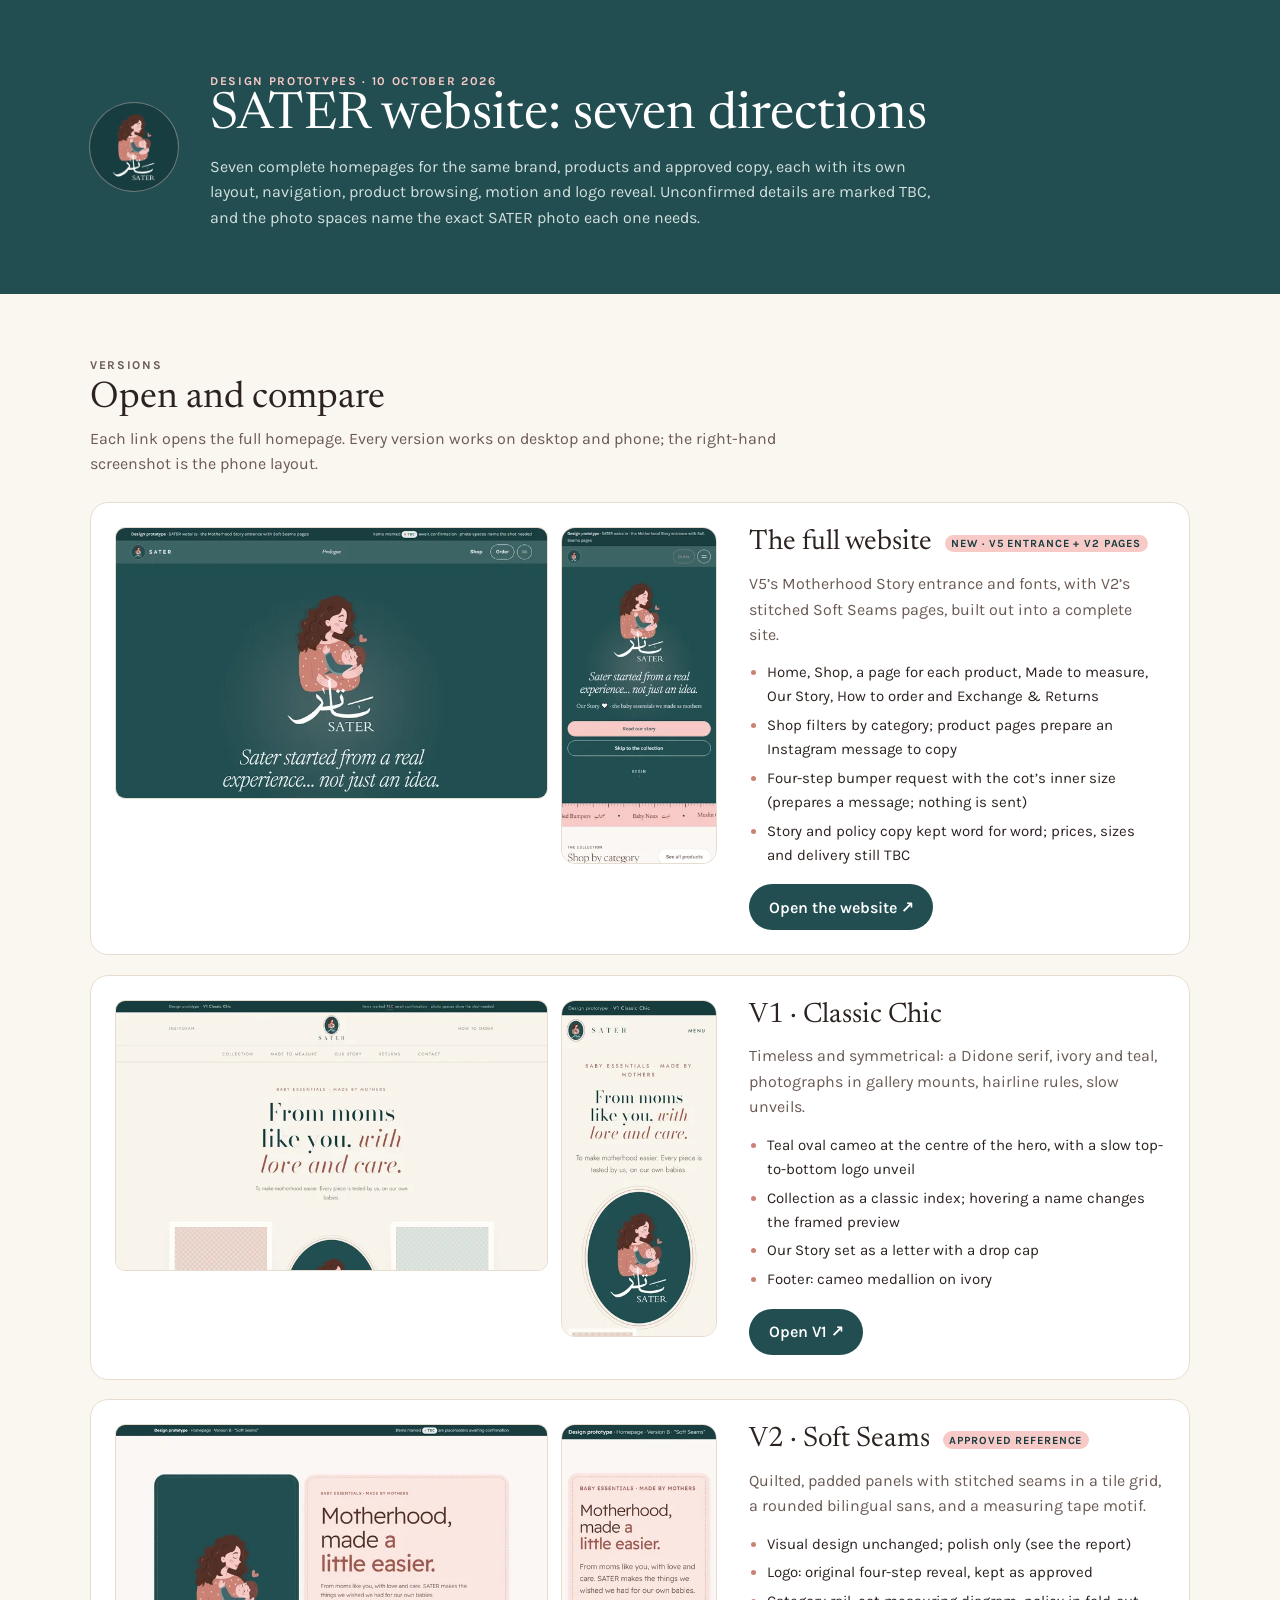
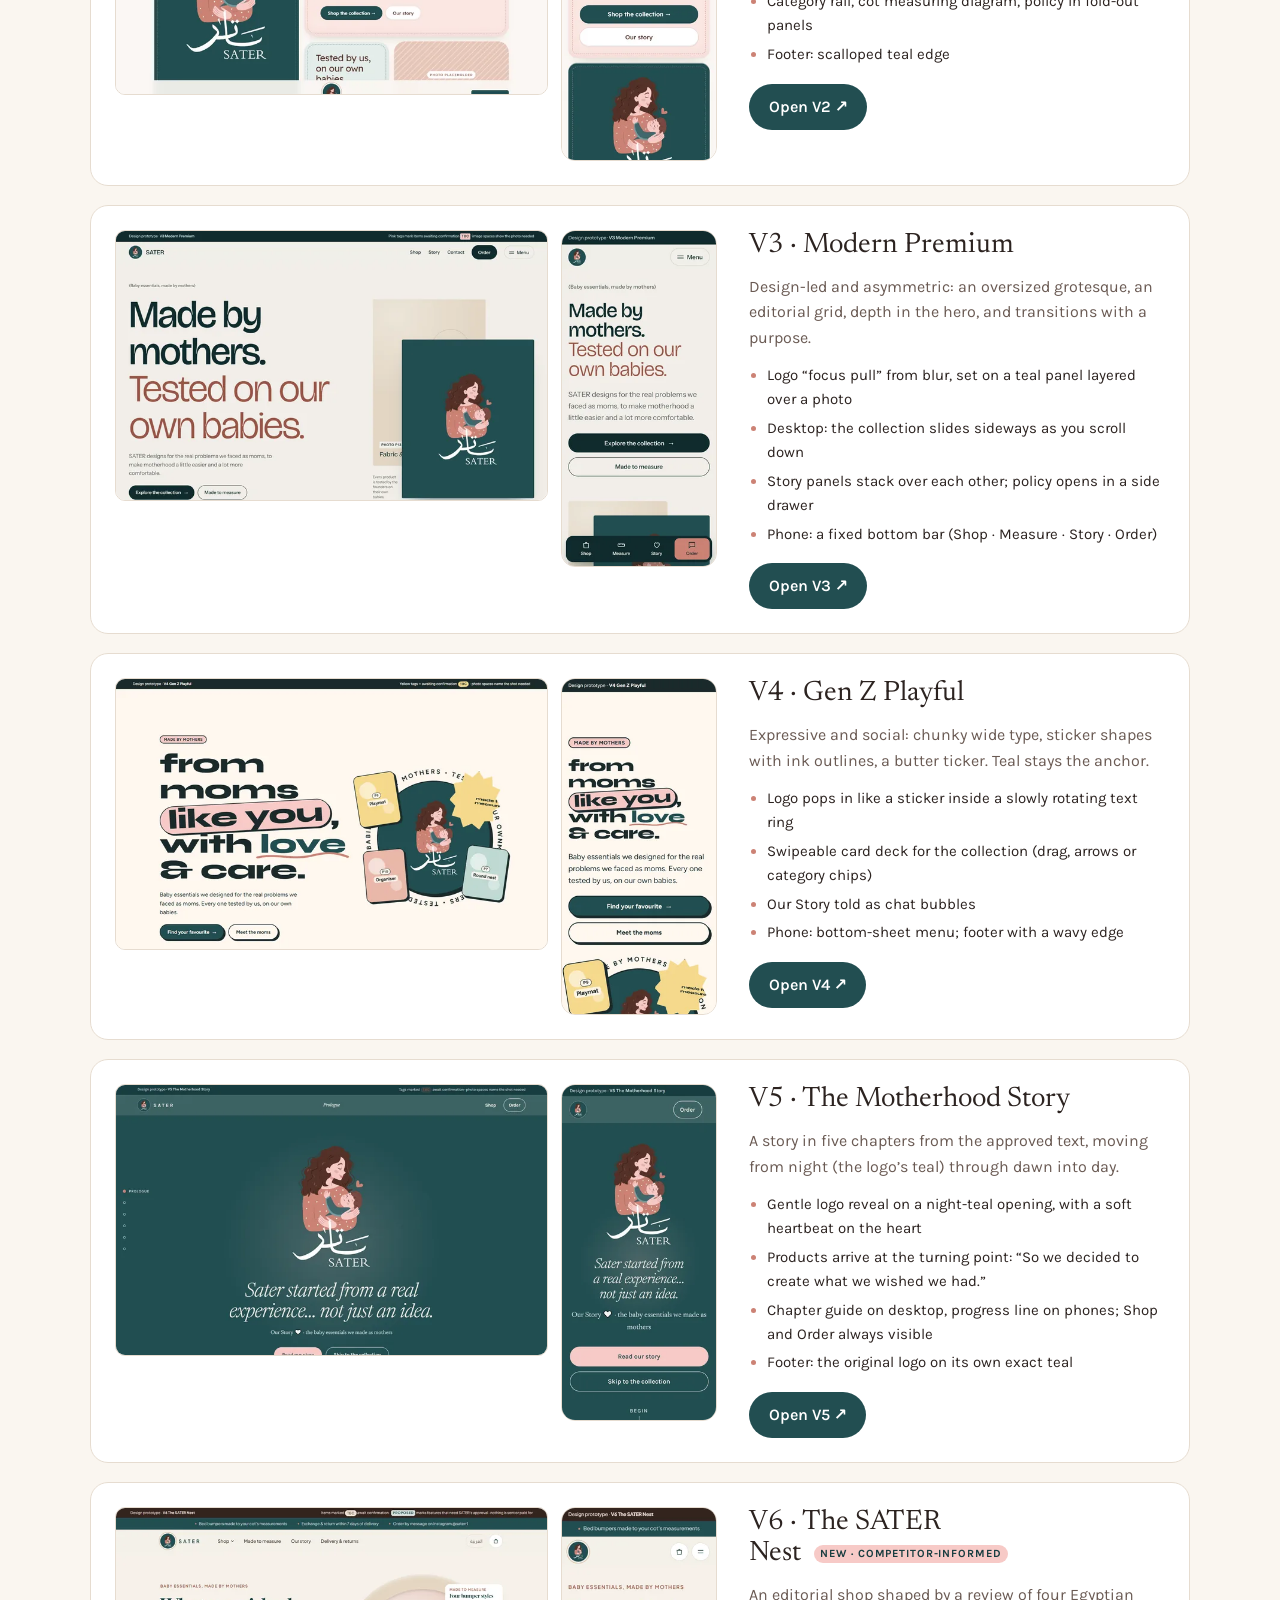
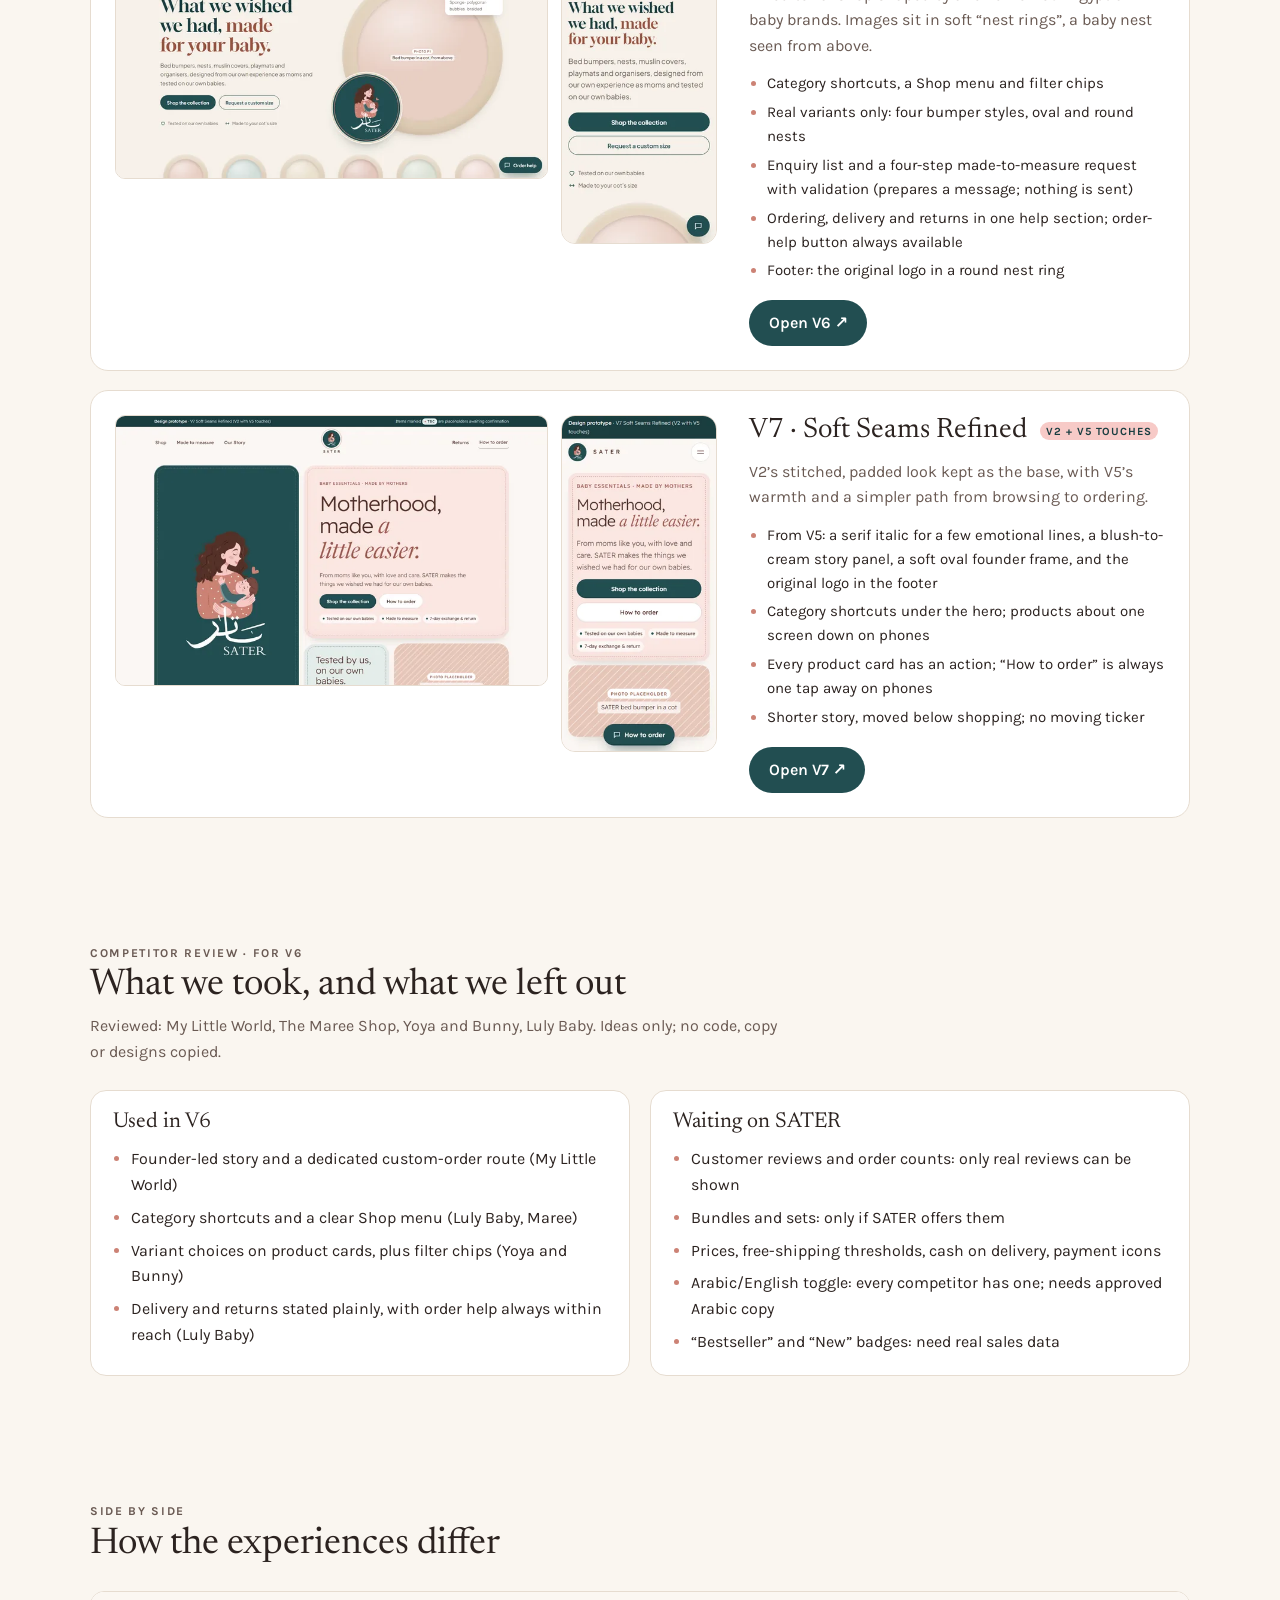
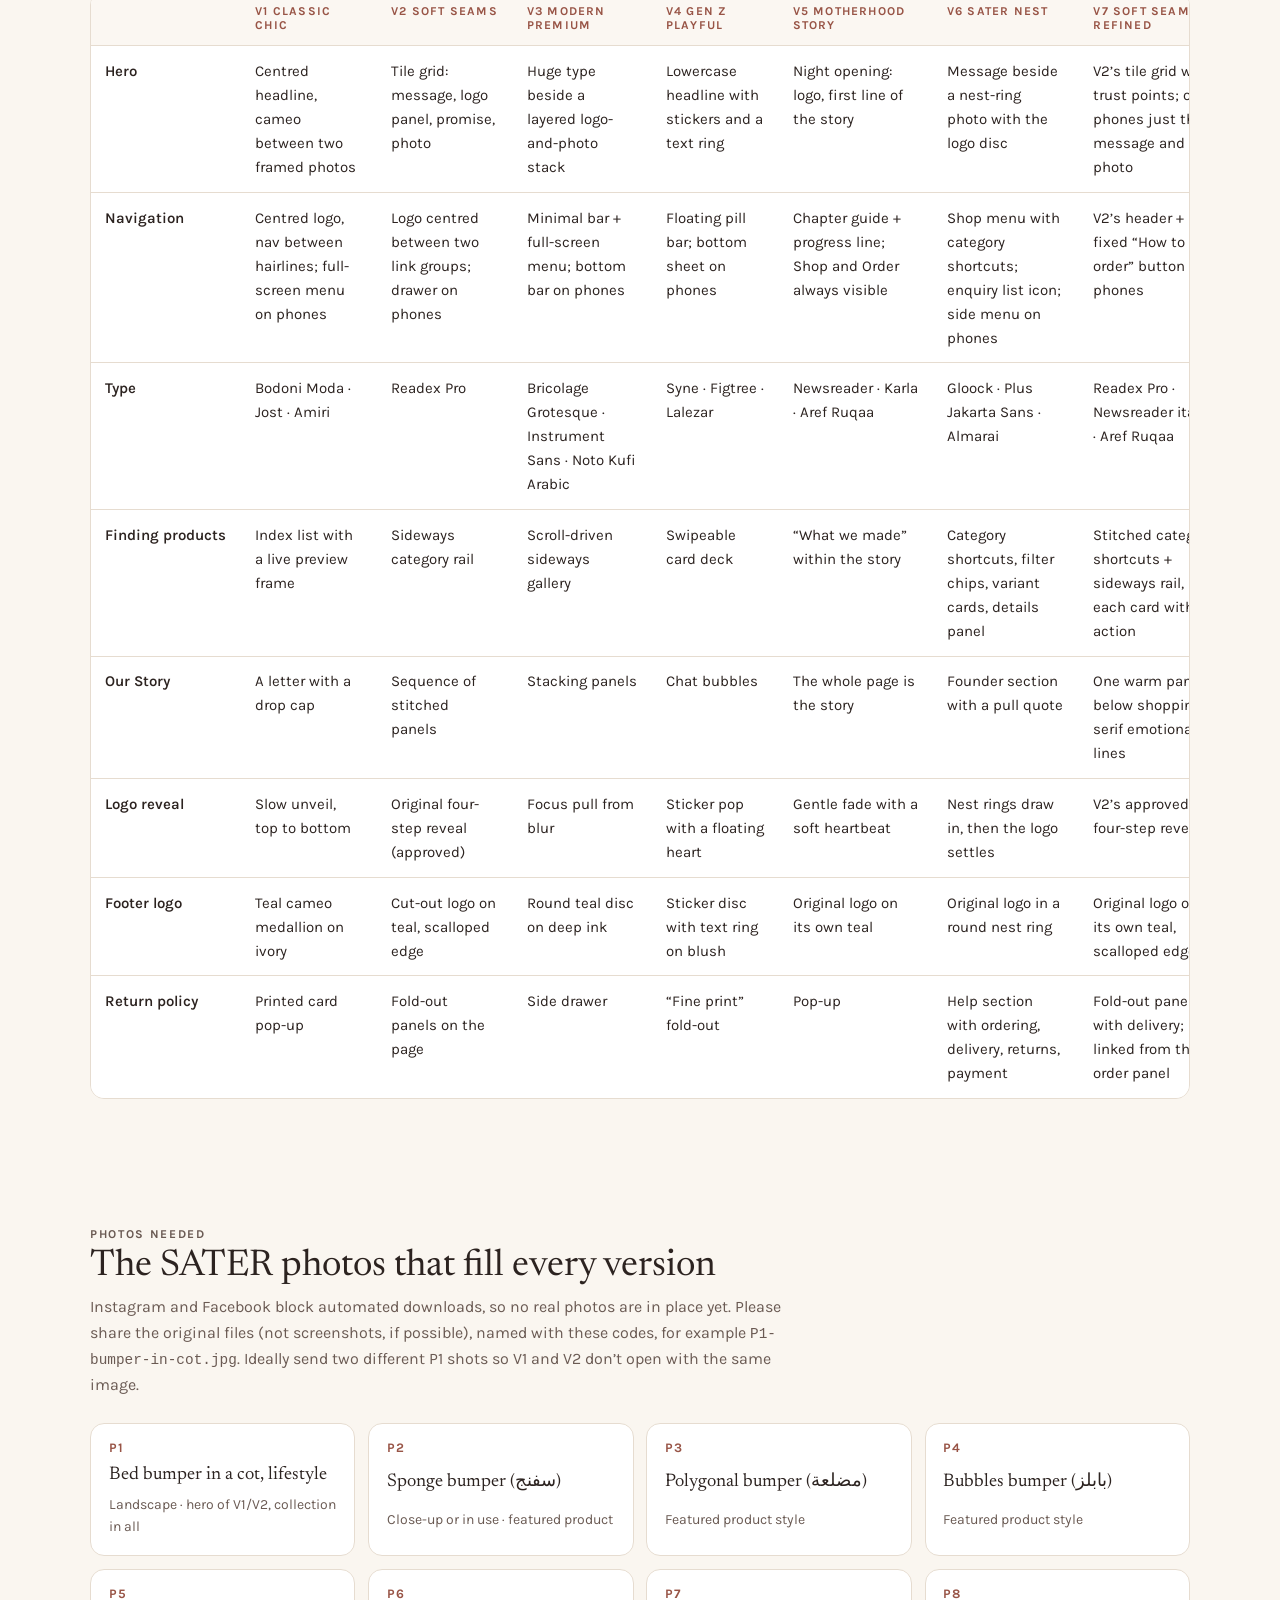
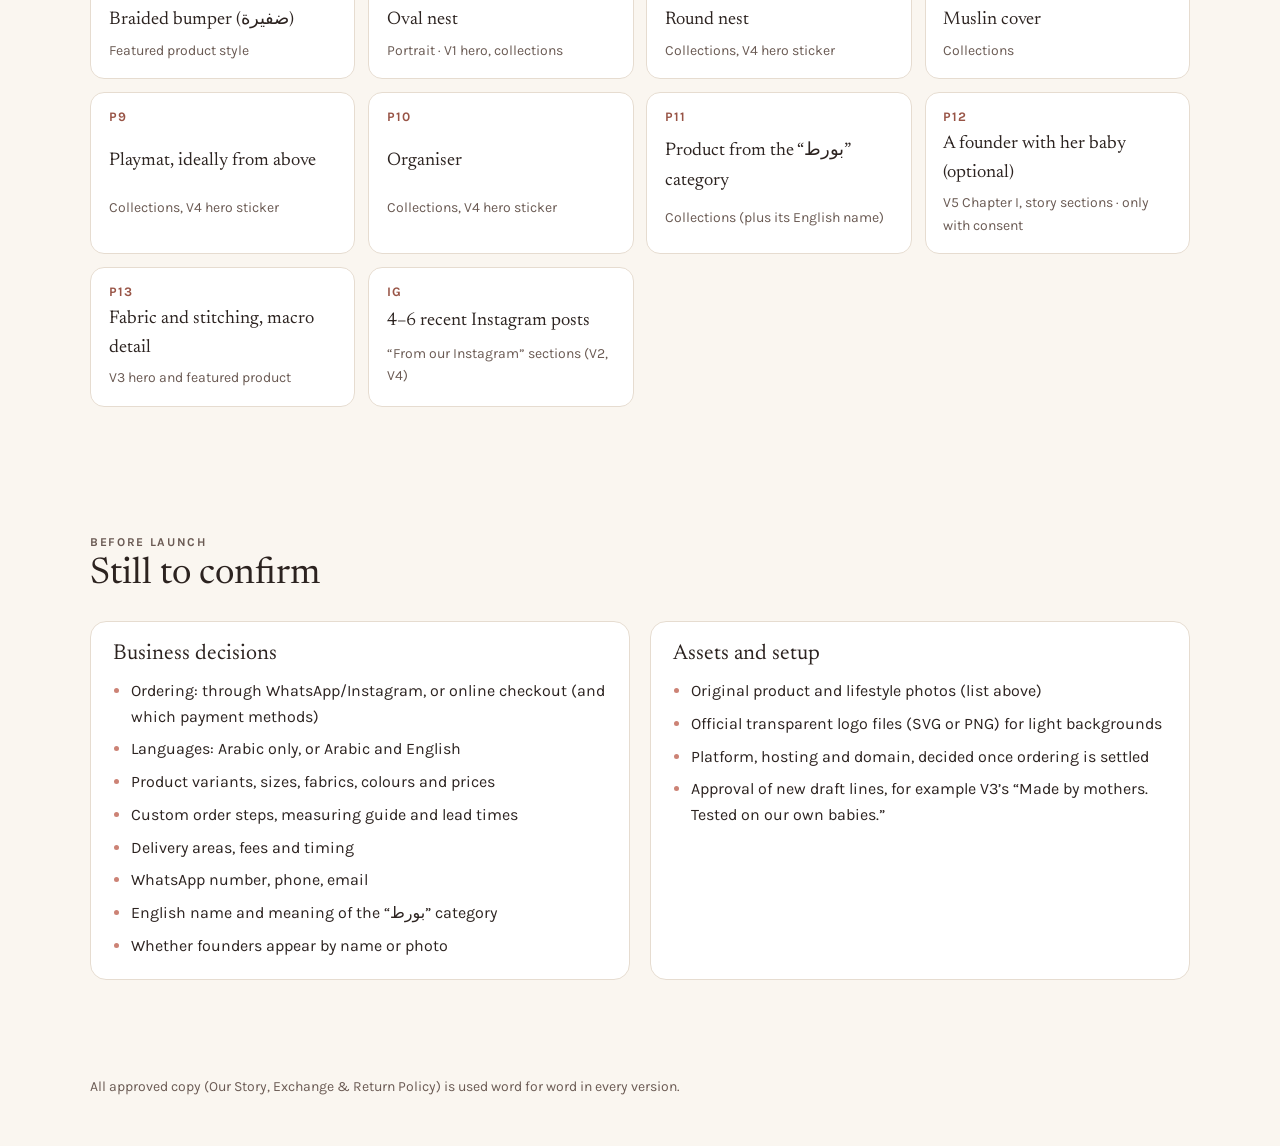
<file: index.html>
<!doctype html>
<html lang="en">
<head>
<meta charset="utf-8">
<meta name="viewport" content="width=device-width, initial-scale=1, viewport-fit=cover">
<meta name="robots" content="noindex">
<link rel="icon" type="image/png" href="favicon.png">
<title>SATER Website Versions</title>
<link rel="preconnect" href="https://fonts.googleapis.com">
<link rel="preconnect" href="https://fonts.gstatic.com" crossorigin>
<link rel="stylesheet" href="https://fonts.googleapis.com/css2?family=Newsreader:ital,opsz,wght@0,6..72,400;1,6..72,400&family=Karla:wght@400;500;600;700&display=swap">
</head>
<body>
<style>
/* Version overview: one card per direction with real screenshots, a comparison table, the photo shot list and open decisions.
   Single-theme in SATER colours; every colour is set explicitly. */
:root {
  color-scheme: light;
  --teal: #224E51; --teal-deep: #183D40; --terracotta: #CC8275; --clay: #985446; --blush: #F7CAC7;
  --paper: #FAF6F0; --card: #FFFFFF; --ink: #2C2320; --muted: #6A5A53; --line: #E6DCD0;
  --serif: "Newsreader", Georgia, serif; --sans: "Karla", "Segoe UI", system-ui, sans-serif;
}
*, *::before, *::after { box-sizing: border-box; }
body { margin: 0; background: var(--paper); color: var(--ink); font: 400 1rem/1.6 var(--sans); -webkit-font-smoothing: antialiased; }
img { max-width: 100%; display: block; }
a { color: inherit; }
h1, h2, h3 { font-family: var(--serif); font-weight: 400; margin: 0; line-height: 1.1; text-wrap: balance; }
p { margin: 0; }
:focus-visible { outline: 2px solid var(--terracotta); outline-offset: 3px; border-radius: 4px; }
.wrap { max-width: 1180px; margin-inline: auto; padding-inline: clamp(16px, 4vw, 40px); }
.kicker { font: 700 .75rem var(--sans); letter-spacing: .14em; text-transform: uppercase; color: var(--clay); }

header.top { background: var(--teal); color: #FFFFFF; padding-block: clamp(2.5rem, 6vw, 4rem); }
header.top .wrap { display: grid; grid-template-columns: auto minmax(0, 1fr); gap: 1.5rem 2rem; align-items: center; }
header.top .disc { width: 88px; height: 88px; border-radius: 50%; background: var(--teal-deep); display: grid; place-items: center; overflow: hidden; box-shadow: 0 0 0 1px rgba(247,202,199,.35); }
header.top .disc img { height: 68px; width: auto; }
header.top h1 { font-size: clamp(2rem, 1.4rem + 2.4vw, 3.2rem); }
header.top p { color: #D3E0DE; max-width: 46rem; margin-top: .6rem; }
header.top .kicker { color: var(--blush); }

section { padding-block: clamp(2.5rem, 6vw, 4rem); }
.sec-h { display: grid; gap: .4rem; margin-bottom: 1.6rem; }
.sec-h h2 { font-size: clamp(1.6rem, 1.2rem + 1.4vw, 2.3rem); }
.sec-h p { color: var(--muted); max-width: 44rem; }

.versions { display: grid; gap: 1.2rem; }
.v { background: var(--card); border: 1px solid var(--line); border-radius: 18px; padding: clamp(1rem, 2.5vw, 1.5rem); display: grid; grid-template-columns: minmax(0, 1.45fr) minmax(0, 1fr); gap: clamp(1rem, 3vw, 2rem); align-items: start; }
.shots { display: grid; grid-template-columns: minmax(0, 1fr) 26%; gap: .8rem; align-items: start; }
.shots img { border-radius: 10px; border: 1px solid var(--line); width: 100%; height: auto; }
.shots .m { border-radius: 14px; }
.v-info { display: grid; gap: .8rem; min-width: 0; }
.v-info h3 { font-size: 1.75rem; }
.badge { display: inline-block; font: 700 .6875rem var(--sans); letter-spacing: .08em; text-transform: uppercase; padding: .2em .6em; border-radius: 999px; background: var(--blush); color: var(--teal-deep); vertical-align: middle; margin-inline-start: .4rem; }
.v-info .lead { color: var(--muted); }
.v-info ul { margin: 0; padding-inline-start: 1.1rem; display: grid; gap: .3rem; font-size: .9375rem; }
.v-info li::marker { color: var(--terracotta); }
.acts { display: flex; flex-wrap: wrap; gap: .6rem; align-items: center; margin-top: .3rem; }
.btn { display: inline-flex; align-items: center; gap: .5em; min-height: 46px; padding: 0 1.2em; border-radius: 999px; background: var(--teal); color: #FFFFFF; text-decoration: none; font-weight: 600; }
.btn:hover { background: var(--teal-deep); }
.path { font-size: .8125rem; color: var(--muted); overflow-wrap: anywhere; }
.path code { font-family: ui-monospace, Consolas, monospace; font-size: .8125rem; background: #F3ECE3; padding: .1em .4em; border-radius: 4px; }

.table-wrap { overflow-x: auto; border: 1px solid var(--line); border-radius: 14px; background: var(--card); }
table { border-collapse: collapse; width: 100%; min-width: 1140px; font-size: .9375rem; }
th, td { text-align: start; vertical-align: top; padding: .8rem .9rem; border-bottom: 1px solid var(--line); }
thead th { font: 700 .75rem var(--sans); letter-spacing: .1em; text-transform: uppercase; color: var(--clay); background: #FBF7F2; position: sticky; top: 0; }
tbody th { font-weight: 600; white-space: nowrap; }
tbody tr:last-child > * { border-bottom: 0; }

.shotlist { display: grid; grid-template-columns: repeat(auto-fill, minmax(260px, 1fr)); gap: .8rem; }
.shot { background: var(--card); border: 1px solid var(--line); border-radius: 14px; padding: 1rem 1.1rem; display: grid; gap: .3rem; }
.shot b { font: 700 .8125rem var(--sans); letter-spacing: .08em; color: var(--clay); }
.shot span { font-family: var(--serif); font-size: 1.15rem; }
.shot small { color: var(--muted); font-size: .875rem; }

.two { display: grid; grid-template-columns: minmax(0, 1fr) minmax(0, 1fr); gap: 1.2rem; }
.box { background: var(--card); border: 1px solid var(--line); border-radius: 16px; padding: 1.3rem 1.4rem; }
.box h3 { font-size: 1.35rem; margin-bottom: .7rem; }
.box ul { margin: 0; padding-inline-start: 1.1rem; display: grid; gap: .45rem; }
.box li::marker { color: var(--terracotta); }
footer { padding-block: 2rem 3rem; color: var(--muted); font-size: .875rem; }

@media (max-width: 860px) {
  .v { grid-template-columns: 1fr; }
  .two { grid-template-columns: 1fr; }
  header.top .wrap { grid-template-columns: 1fr; }
}
</style>

<header class="top">
  <div class="wrap">
    <span class="disc" aria-hidden="true"><img src="v1-classic-chic/assets/logo/badge-160.webp" alt="" width="104" height="160"></span>
    <div>
      <p class="kicker">Design prototypes · 10 October 2026</p>
      <h1>SATER website: seven directions</h1>
      <p>Seven complete homepages for the same brand, products and approved copy, each with its own layout, navigation, product browsing, motion and logo reveal. Unconfirmed details are marked TBC, and the photo spaces name the exact SATER photo each one needs.</p>
    </div>
  </div>
</header>

<main>
  <section class="wrap" aria-labelledby="versions-t">
    <div class="sec-h"><p class="kicker">Versions</p><h2 id="versions-t">Open and compare</h2><p>Each link opens the full homepage. Every version works on desktop and phone; the right-hand screenshot is the phone layout.</p></div>
    <div class="versions">
      <article class="v">
        <div class="shots"><img src="overview-assets/website-desktop.webp" alt="The full SATER website, desktop entrance" width="720" height="450" loading="lazy"><img class="m" src="overview-assets/website-mobile.webp" alt="The full SATER website, phone entrance" width="260" height="563" loading="lazy"></div>
        <div class="v-info">
          <h3>The full website <span class="badge">New · V5 entrance + V2 pages</span></h3>
          <p class="lead">V5’s Motherhood Story entrance and fonts, with V2’s stitched Soft Seams pages, built out into a complete site.</p>
          <ul><li>Home, Shop, a page for each product, Made to measure, Our Story, How to order and Exchange &amp; Returns</li><li>Shop filters by category; product pages prepare an Instagram message to copy</li><li>Four-step bumper request with the cot’s inner size (prepares a message; nothing is sent)</li><li>Story and policy copy kept word for word; prices, sizes and delivery still TBC</li></ul>
          <div class="acts"><a class="btn" href="website/">Open the website ↗</a></div>
        </div>
      </article>
      <article class="v">
        <div class="shots"><img src="overview-assets/v1-desktop.webp" alt="V1 Classic Chic, desktop hero" width="720" height="450" loading="lazy"><img class="m" src="overview-assets/v1-mobile.webp" alt="V1 Classic Chic, phone hero" width="260" height="563" loading="lazy"></div>
        <div class="v-info">
          <h3>V1 · Classic Chic</h3>
          <p class="lead">Timeless and symmetrical: a Didone serif, ivory and teal, photographs in gallery mounts, hairline rules, slow unveils.</p>
          <ul><li>Teal oval cameo at the centre of the hero, with a slow top-to-bottom logo unveil</li><li>Collection as a classic index; hovering a name changes the framed preview</li><li>Our Story set as a letter with a drop cap</li><li>Footer: cameo medallion on ivory</li></ul>
          <div class="acts"><a class="btn" href="v1-classic-chic/">Open V1 ↗</a></div>
        </div>
      </article>
      <article class="v">
        <div class="shots"><img src="overview-assets/v2-desktop.webp" alt="V2 Soft Seams, desktop hero" width="720" height="450" loading="lazy"><img class="m" src="overview-assets/v2-mobile.webp" alt="V2 Soft Seams, phone hero" width="260" height="563" loading="lazy"></div>
        <div class="v-info">
          <h3>V2 · Soft Seams <span class="badge">Approved reference</span></h3>
          <p class="lead">Quilted, padded panels with stitched seams in a tile grid, a rounded bilingual sans, and a measuring tape motif.</p>
          <ul><li>Visual design unchanged; polish only (see the report)</li><li>Logo: original four-step reveal, kept as approved</li><li>Category rail, cot measuring diagram, policy in fold-out panels</li><li>Footer: scalloped teal edge</li></ul>
          <div class="acts"><a class="btn" href="v2-soft-seams/">Open V2 ↗</a></div>
        </div>
      </article>
      <article class="v">
        <div class="shots"><img src="overview-assets/v3-desktop.webp" alt="V3 Modern Premium, desktop hero" width="720" height="450" loading="lazy"><img class="m" src="overview-assets/v3-mobile.webp" alt="V3 Modern Premium, phone hero" width="260" height="563" loading="lazy"></div>
        <div class="v-info">
          <h3>V3 · Modern Premium</h3>
          <p class="lead">Design-led and asymmetric: an oversized grotesque, an editorial grid, depth in the hero, and transitions with a purpose.</p>
          <ul><li>Logo “focus pull” from blur, set on a teal panel layered over a photo</li><li>Desktop: the collection slides sideways as you scroll down</li><li>Story panels stack over each other; policy opens in a side drawer</li><li>Phone: a fixed bottom bar (Shop · Measure · Story · Order)</li></ul>
          <div class="acts"><a class="btn" href="v3-modern-premium/">Open V3 ↗</a></div>
        </div>
      </article>
      <article class="v">
        <div class="shots"><img src="overview-assets/v4-desktop.webp" alt="V4 Gen Z Playful, desktop hero" width="720" height="450" loading="lazy"><img class="m" src="overview-assets/v4-mobile.webp" alt="V4 Gen Z Playful, phone hero" width="260" height="563" loading="lazy"></div>
        <div class="v-info">
          <h3>V4 · Gen Z Playful</h3>
          <p class="lead">Expressive and social: chunky wide type, sticker shapes with ink outlines, a butter ticker. Teal stays the anchor.</p>
          <ul><li>Logo pops in like a sticker inside a slowly rotating text ring</li><li>Swipeable card deck for the collection (drag, arrows or category chips)</li><li>Our Story told as chat bubbles</li><li>Phone: bottom-sheet menu; footer with a wavy edge</li></ul>
          <div class="acts"><a class="btn" href="v4-genz-playful/">Open V4 ↗</a></div>
        </div>
      </article>
      <article class="v">
        <div class="shots"><img src="overview-assets/v5-desktop.webp" alt="V5 The Motherhood Story, desktop opening" width="720" height="450" loading="lazy"><img class="m" src="overview-assets/v5-mobile.webp" alt="V5 The Motherhood Story, phone opening" width="260" height="563" loading="lazy"></div>
        <div class="v-info">
          <h3>V5 · The Motherhood Story</h3>
          <p class="lead">A story in five chapters from the approved text, moving from night (the logo’s teal) through dawn into day.</p>
          <ul><li>Gentle logo reveal on a night-teal opening, with a soft heartbeat on the heart</li><li>Products arrive at the turning point: “So we decided to create what we wished we had.”</li><li>Chapter guide on desktop, progress line on phones; Shop and Order always visible</li><li>Footer: the original logo on its own exact teal</li></ul>
          <div class="acts"><a class="btn" href="v5-motherhood-story/">Open V5 ↗</a></div>
        </div>
      </article>
      <article class="v">
        <div class="shots"><img src="overview-assets/v6-desktop.webp" alt="V6 The SATER Nest, desktop hero" width="720" height="450" loading="lazy"><img class="m" src="overview-assets/v6-mobile.webp" alt="V6 The SATER Nest, phone hero" width="260" height="563" loading="lazy"></div>
        <div class="v-info">
          <h3>V6 · The SATER Nest <span class="badge">New · competitor-informed</span></h3>
          <p class="lead">An editorial shop shaped by a review of four Egyptian baby brands. Images sit in soft “nest rings”, a baby nest seen from above.</p>
          <ul><li>Category shortcuts, a Shop menu and filter chips</li><li>Real variants only: four bumper styles, oval and round nests</li><li>Enquiry list and a four-step made-to-measure request with validation (prepares a message; nothing is sent)</li><li>Ordering, delivery and returns in one help section; order-help button always available</li><li>Footer: the original logo in a round nest ring</li></ul>
          <div class="acts"><a class="btn" href="v6-sater-nest/">Open V6 ↗</a></div>
        </div>
      </article>
      <article class="v">
        <div class="shots"><img src="overview-assets/v7-desktop.webp" alt="V7 Soft Seams Refined, desktop hero" width="720" height="450" loading="lazy"><img class="m" src="overview-assets/v7-mobile.webp" alt="V7 Soft Seams Refined, phone hero" width="260" height="563" loading="lazy"></div>
        <div class="v-info">
          <h3>V7 · Soft Seams Refined <span class="badge">V2 + V5 touches</span></h3>
          <p class="lead">V2’s stitched, padded look kept as the base, with V5’s warmth and a simpler path from browsing to ordering.</p>
          <ul><li>From V5: a serif italic for a few emotional lines, a blush-to-cream story panel, a soft oval founder frame, and the original logo in the footer</li><li>Category shortcuts under the hero; products about one screen down on phones</li><li>Every product card has an action; “How to order” is always one tap away on phones</li><li>Shorter story, moved below shopping; no moving ticker</li></ul>
          <div class="acts"><a class="btn" href="v7-soft-seams-refined/">Open V7 ↗</a></div>
        </div>
      </article>
    </div>
  </section>

  <section class="wrap" aria-labelledby="comp-t">
    <div class="sec-h"><p class="kicker">Competitor review · for V6</p><h2 id="comp-t">What we took, and what we left out</h2><p>Reviewed: My Little World, The Maree Shop, Yoya and Bunny, Luly Baby. Ideas only; no code, copy or designs copied.</p></div>
    <div class="two">
      <div class="box"><h3>Used in V6</h3><ul>
        <li>Founder-led story and a dedicated custom-order route (My Little World)</li>
        <li>Category shortcuts and a clear Shop menu (Luly Baby, Maree)</li>
        <li>Variant choices on product cards, plus filter chips (Yoya and Bunny)</li>
        <li>Delivery and returns stated plainly, with order help always within reach (Luly Baby)</li>
      </ul></div>
      <div class="box"><h3>Waiting on SATER</h3><ul>
        <li>Customer reviews and order counts: only real reviews can be shown</li>
        <li>Bundles and sets: only if SATER offers them</li>
        <li>Prices, free-shipping thresholds, cash on delivery, payment icons</li>
        <li>Arabic/English toggle: every competitor has one; needs approved Arabic copy</li>
        <li>“Bestseller” and “New” badges: need real sales data</li>
      </ul></div>
    </div>
  </section>

  <section class="wrap" aria-labelledby="cmp-t">
    <div class="sec-h"><p class="kicker">Side by side</p><h2 id="cmp-t">How the experiences differ</h2></div>
    <div class="table-wrap" tabindex="0" role="region" aria-label="Comparison table, scroll sideways on small screens">
      <table>
        <thead><tr><th scope="col"></th><th scope="col">V1 Classic Chic</th><th scope="col">V2 Soft Seams</th><th scope="col">V3 Modern Premium</th><th scope="col">V4 Gen Z Playful</th><th scope="col">V5 Motherhood Story</th><th scope="col">V6 SATER Nest</th><th scope="col">V7 Soft Seams Refined</th></tr></thead>
        <tbody>
          <tr><th scope="row">Hero</th><td>Centred headline, cameo between two framed photos</td><td>Tile grid: message, logo panel, promise, photo</td><td>Huge type beside a layered logo-and-photo stack</td><td>Lowercase headline with stickers and a text ring</td><td>Night opening: logo, first line of the story</td><td>Message beside a nest-ring photo with the logo disc</td><td>V2’s tile grid with trust points; on phones just the message and a photo</td></tr>
          <tr><th scope="row">Navigation</th><td>Centred logo, nav between hairlines; full-screen menu on phones</td><td>Logo centred between two link groups; drawer on phones</td><td>Minimal bar + full-screen menu; bottom bar on phones</td><td>Floating pill bar; bottom sheet on phones</td><td>Chapter guide + progress line; Shop and Order always visible</td><td>Shop menu with category shortcuts; enquiry list icon; side menu on phones</td><td>V2’s header + fixed “How to order” button on phones</td></tr>
          <tr><th scope="row">Type</th><td>Bodoni Moda · Jost · Amiri</td><td>Readex Pro</td><td>Bricolage Grotesque · Instrument Sans · Noto Kufi Arabic</td><td>Syne · Figtree · Lalezar</td><td>Newsreader · Karla · Aref Ruqaa</td><td>Gloock · Plus Jakarta Sans · Almarai</td><td>Readex Pro · Newsreader italic · Aref Ruqaa</td></tr>
          <tr><th scope="row">Finding products</th><td>Index list with a live preview frame</td><td>Sideways category rail</td><td>Scroll-driven sideways gallery</td><td>Swipeable card deck</td><td>“What we made” within the story</td><td>Category shortcuts, filter chips, variant cards, details panel</td><td>Stitched category shortcuts + sideways rail, each card with an action</td></tr>
          <tr><th scope="row">Our Story</th><td>A letter with a drop cap</td><td>Sequence of stitched panels</td><td>Stacking panels</td><td>Chat bubbles</td><td>The whole page is the story</td><td>Founder section with a pull quote</td><td>One warm panel below shopping, serif emotional lines</td></tr>
          <tr><th scope="row">Logo reveal</th><td>Slow unveil, top to bottom</td><td>Original four-step reveal (approved)</td><td>Focus pull from blur</td><td>Sticker pop with a floating heart</td><td>Gentle fade with a soft heartbeat</td><td>Nest rings draw in, then the logo settles</td><td>V2’s approved four-step reveal</td></tr>
          <tr><th scope="row">Footer logo</th><td>Teal cameo medallion on ivory</td><td>Cut-out logo on teal, scalloped edge</td><td>Round teal disc on deep ink</td><td>Sticker disc with text ring on blush</td><td>Original logo on its own teal</td><td>Original logo in a round nest ring</td><td>Original logo on its own teal, scalloped edge</td></tr>
          <tr><th scope="row">Return policy</th><td>Printed card pop-up</td><td>Fold-out panels on the page</td><td>Side drawer</td><td>“Fine print” fold-out</td><td>Pop-up</td><td>Help section with ordering, delivery, returns, payment</td><td>Fold-out panels with delivery; linked from the order panel</td></tr>
        </tbody>
      </table>
    </div>
  </section>

  <section class="wrap" aria-labelledby="photos-t">
    <div class="sec-h"><p class="kicker">Photos needed</p><h2 id="photos-t">The SATER photos that fill every version</h2><p>Instagram and Facebook block automated downloads, so no real photos are in place yet. Please share the original files (not screenshots, if possible), named with these codes, for example <code style="font-size:.9em">P1-bumper-in-cot.jpg</code>. Ideally send two different P1 shots so V1 and V2 don’t open with the same image.</p></div>
    <div class="shotlist">
      <div class="shot"><b>P1</b><span>Bed bumper in a cot, lifestyle</span><small>Landscape · hero of V1/V2, collection in all</small></div>
      <div class="shot"><b>P2</b><span>Sponge bumper (سفنج)</span><small>Close-up or in use · featured product</small></div>
      <div class="shot"><b>P3</b><span>Polygonal bumper (مضلعة)</span><small>Featured product style</small></div>
      <div class="shot"><b>P4</b><span>Bubbles bumper (بابلز)</span><small>Featured product style</small></div>
      <div class="shot"><b>P5</b><span>Braided bumper (ضفيرة)</span><small>Featured product style</small></div>
      <div class="shot"><b>P6</b><span>Oval nest</span><small>Portrait · V1 hero, collections</small></div>
      <div class="shot"><b>P7</b><span>Round nest</span><small>Collections, V4 hero sticker</small></div>
      <div class="shot"><b>P8</b><span>Muslin cover</span><small>Collections</small></div>
      <div class="shot"><b>P9</b><span>Playmat, ideally from above</span><small>Collections, V4 hero sticker</small></div>
      <div class="shot"><b>P10</b><span>Organiser</span><small>Collections, V4 hero sticker</small></div>
      <div class="shot"><b>P11</b><span>Product from the “بورط” category</span><small>Collections (plus its English name)</small></div>
      <div class="shot"><b>P12</b><span>A founder with her baby (optional)</span><small>V5 Chapter I, story sections · only with consent</small></div>
      <div class="shot"><b>P13</b><span>Fabric and stitching, macro detail</span><small>V3 hero and featured product</small></div>
      <div class="shot"><b>IG</b><span>4–6 recent Instagram posts</span><small>“From our Instagram” sections (V2, V4)</small></div>
    </div>
  </section>

  <section class="wrap" aria-labelledby="open-t">
    <div class="sec-h"><p class="kicker">Before launch</p><h2 id="open-t">Still to confirm</h2></div>
    <div class="two">
      <div class="box"><h3>Business decisions</h3><ul>
        <li>Ordering: through WhatsApp/Instagram, or online checkout (and which payment methods)</li>
        <li>Languages: Arabic only, or Arabic and English</li>
        <li>Product variants, sizes, fabrics, colours and prices</li>
        <li>Custom order steps, measuring guide and lead times</li>
        <li>Delivery areas, fees and timing</li>
        <li>WhatsApp number, phone, email</li>
        <li>English name and meaning of the “بورط” category</li>
        <li>Whether founders appear by name or photo</li>
      </ul></div>
      <div class="box"><h3>Assets and setup</h3><ul>
        <li>Original product and lifestyle photos (list above)</li>
        <li>Official transparent logo files (SVG or PNG) for light backgrounds</li>
        <li>Platform, hosting and domain, decided once ordering is settled</li>
        <li>Approval of new draft lines, for example V3’s “Made by mothers. Tested on our own babies.”</li>
      </ul></div>
    </div>
  </section>
</main>

<footer class="wrap">
  <p>All approved copy (Our Story, Exchange &amp; Return Policy) is used word for word in every version.</p>
</footer>

</body>
</html>
</file>
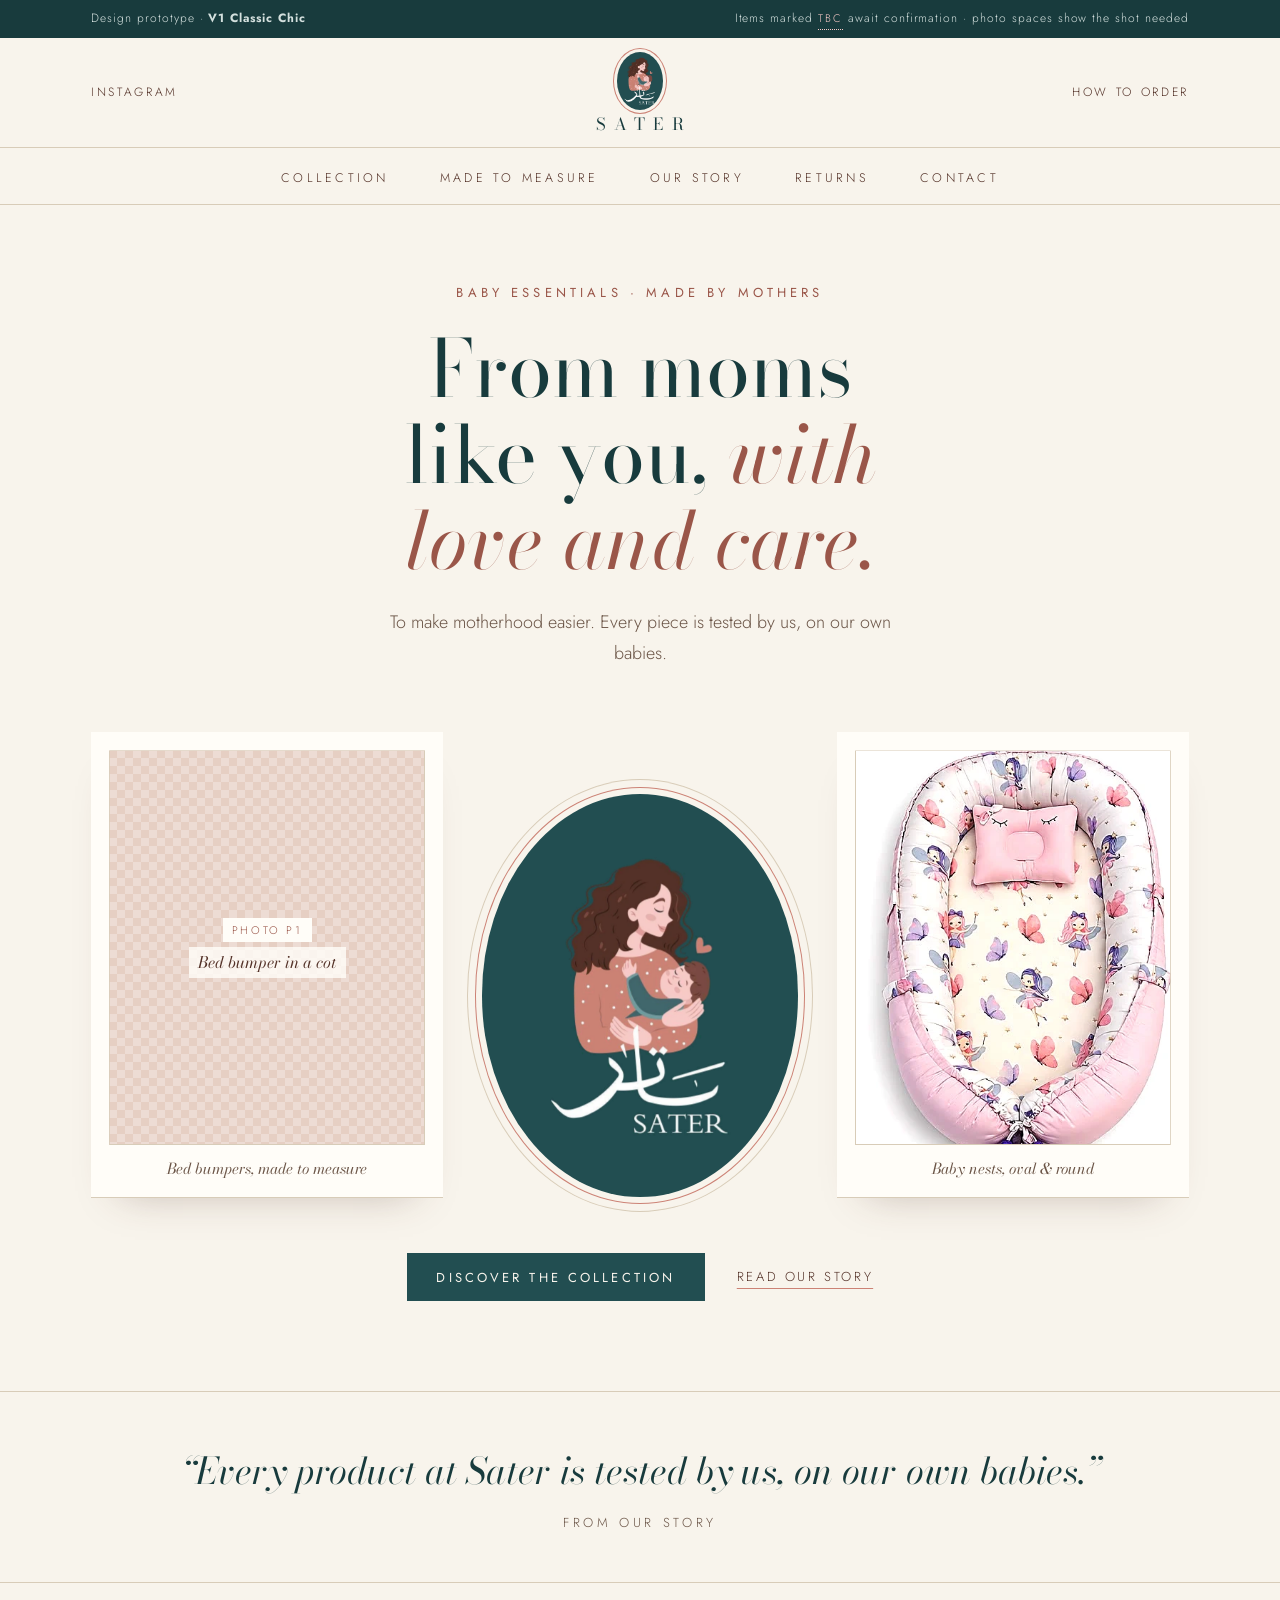
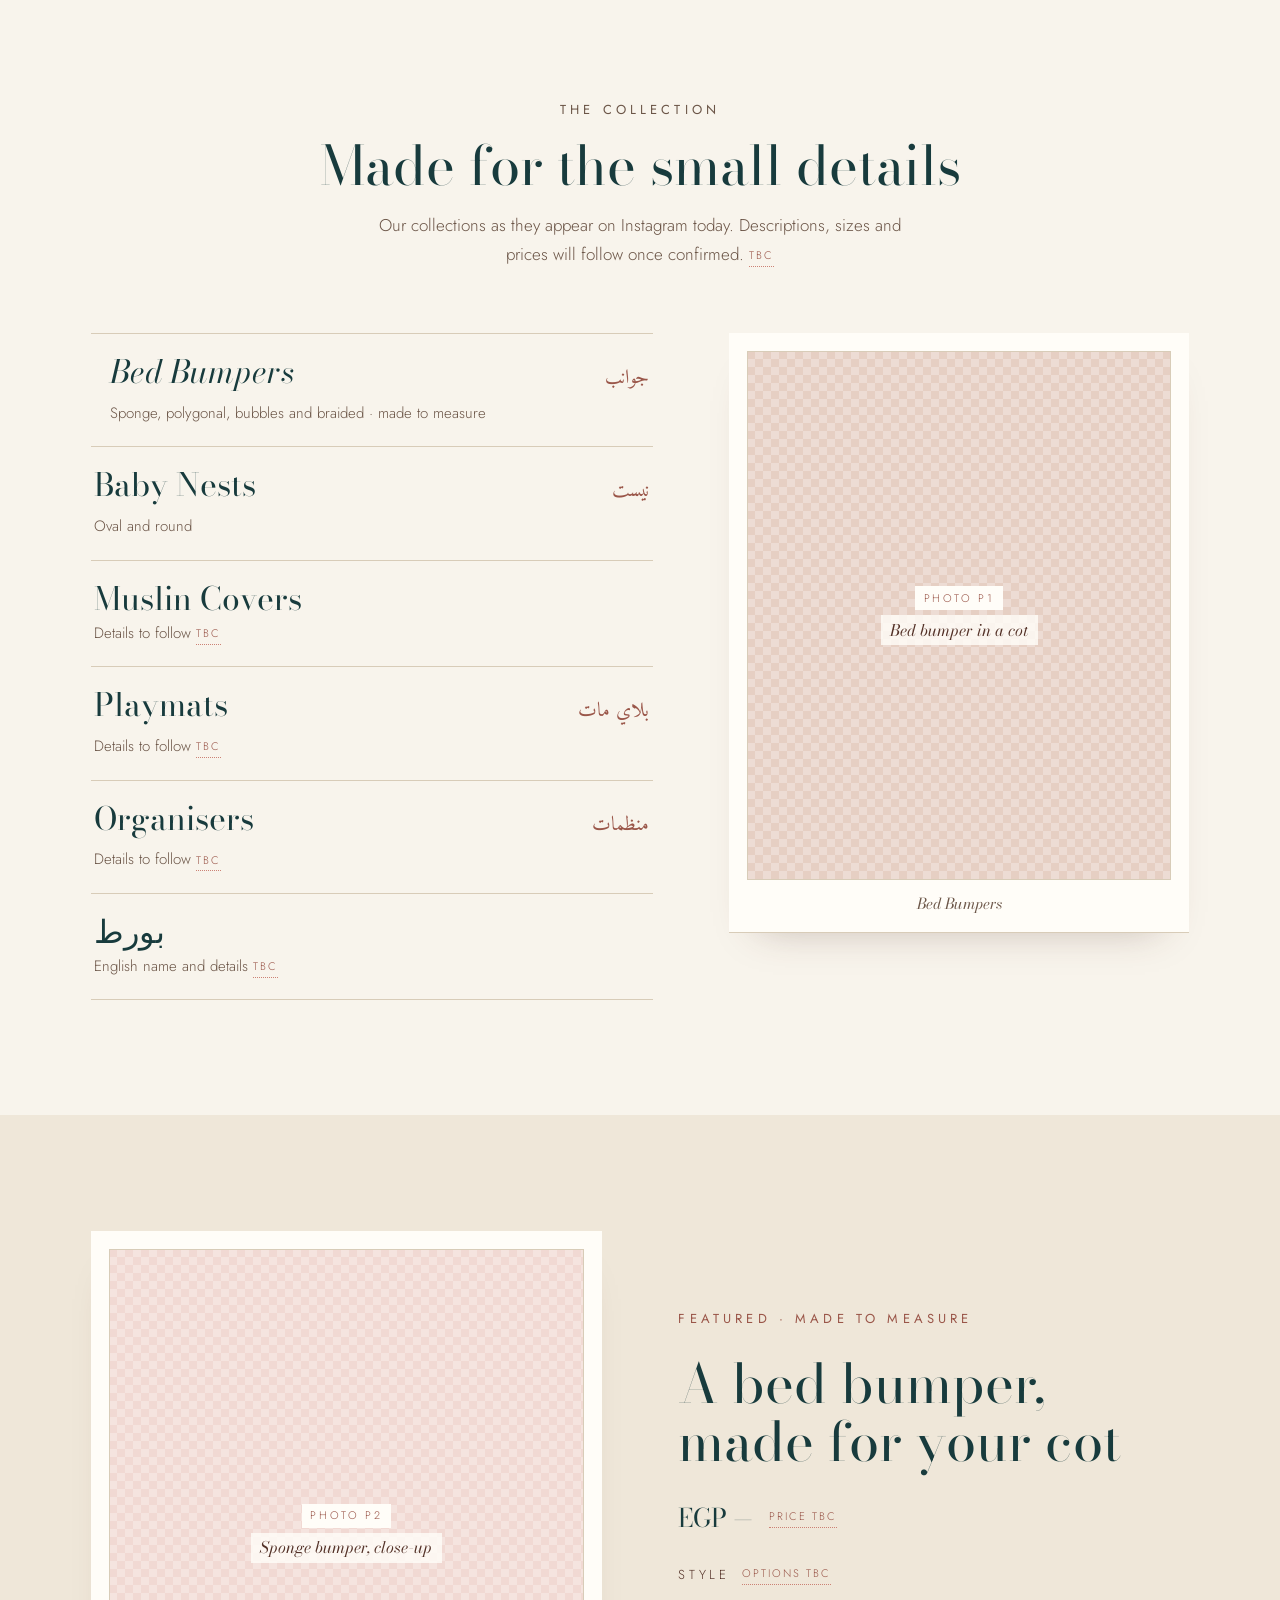
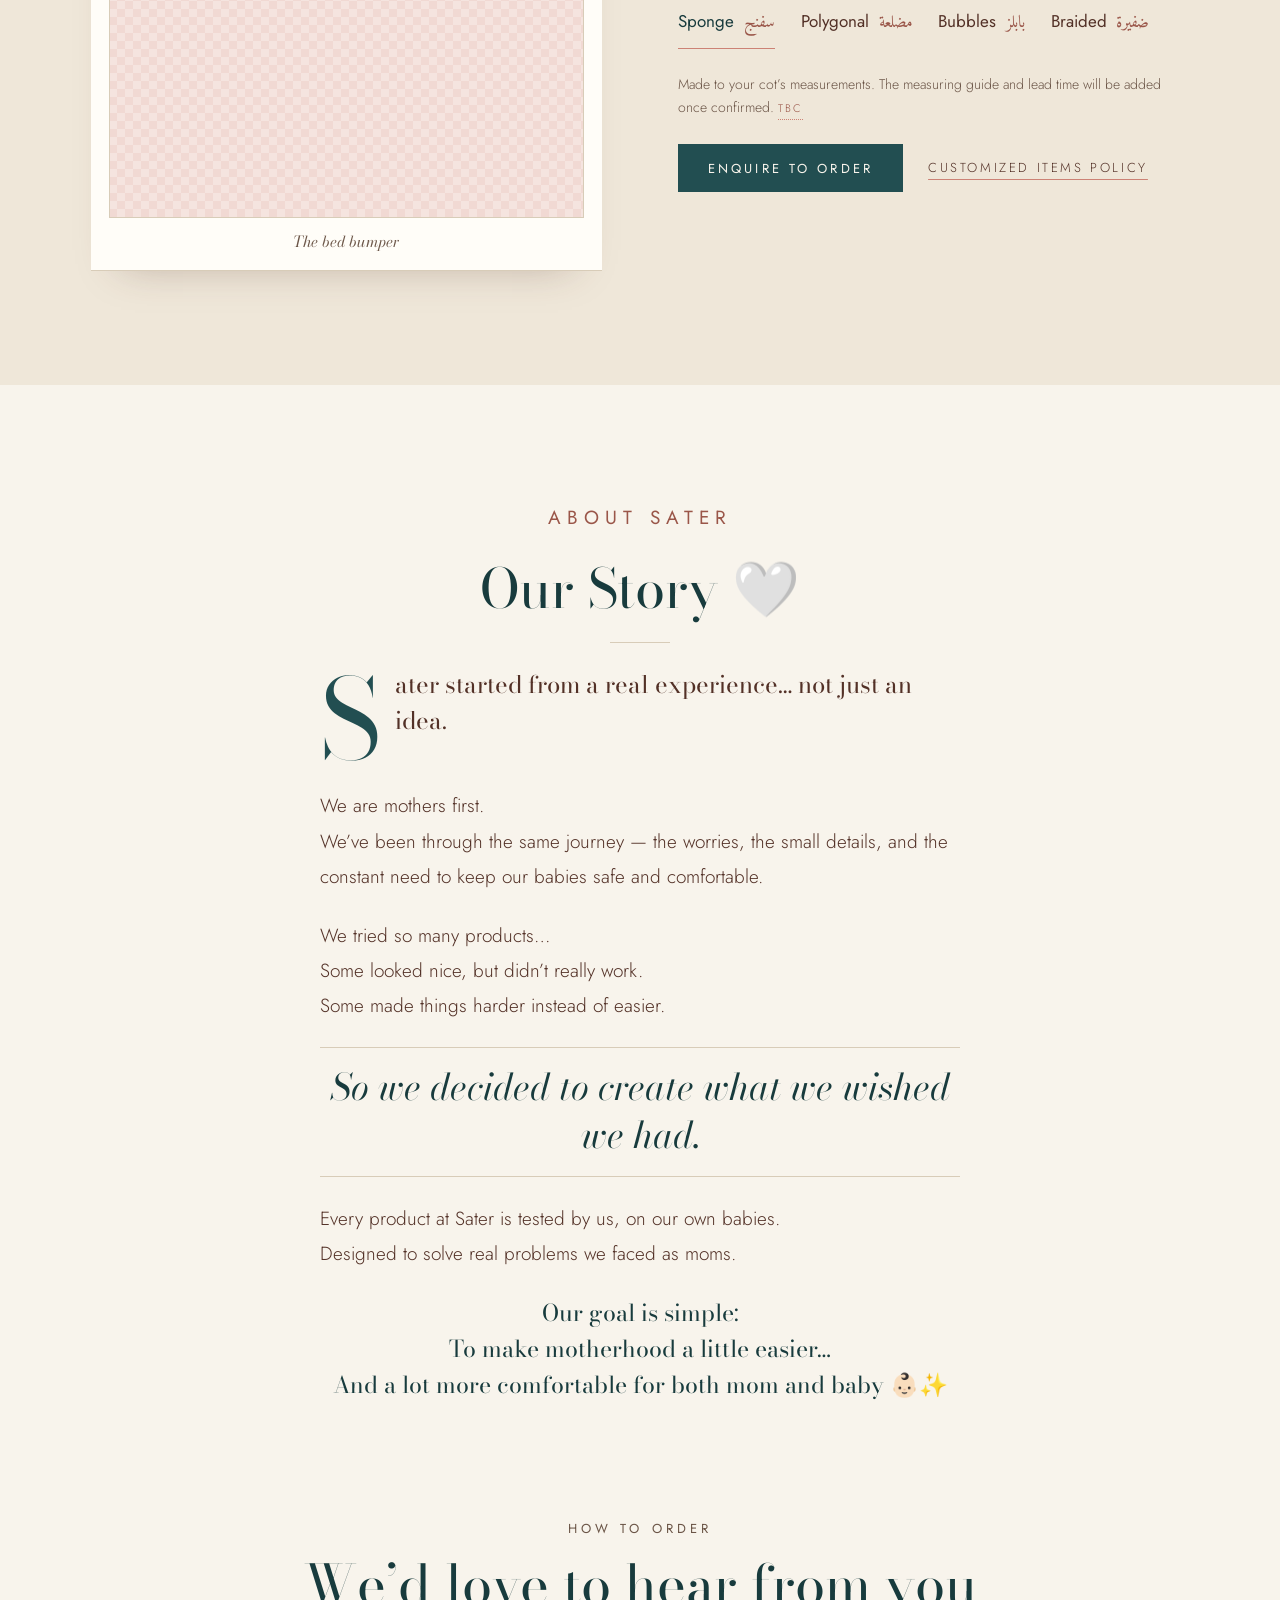
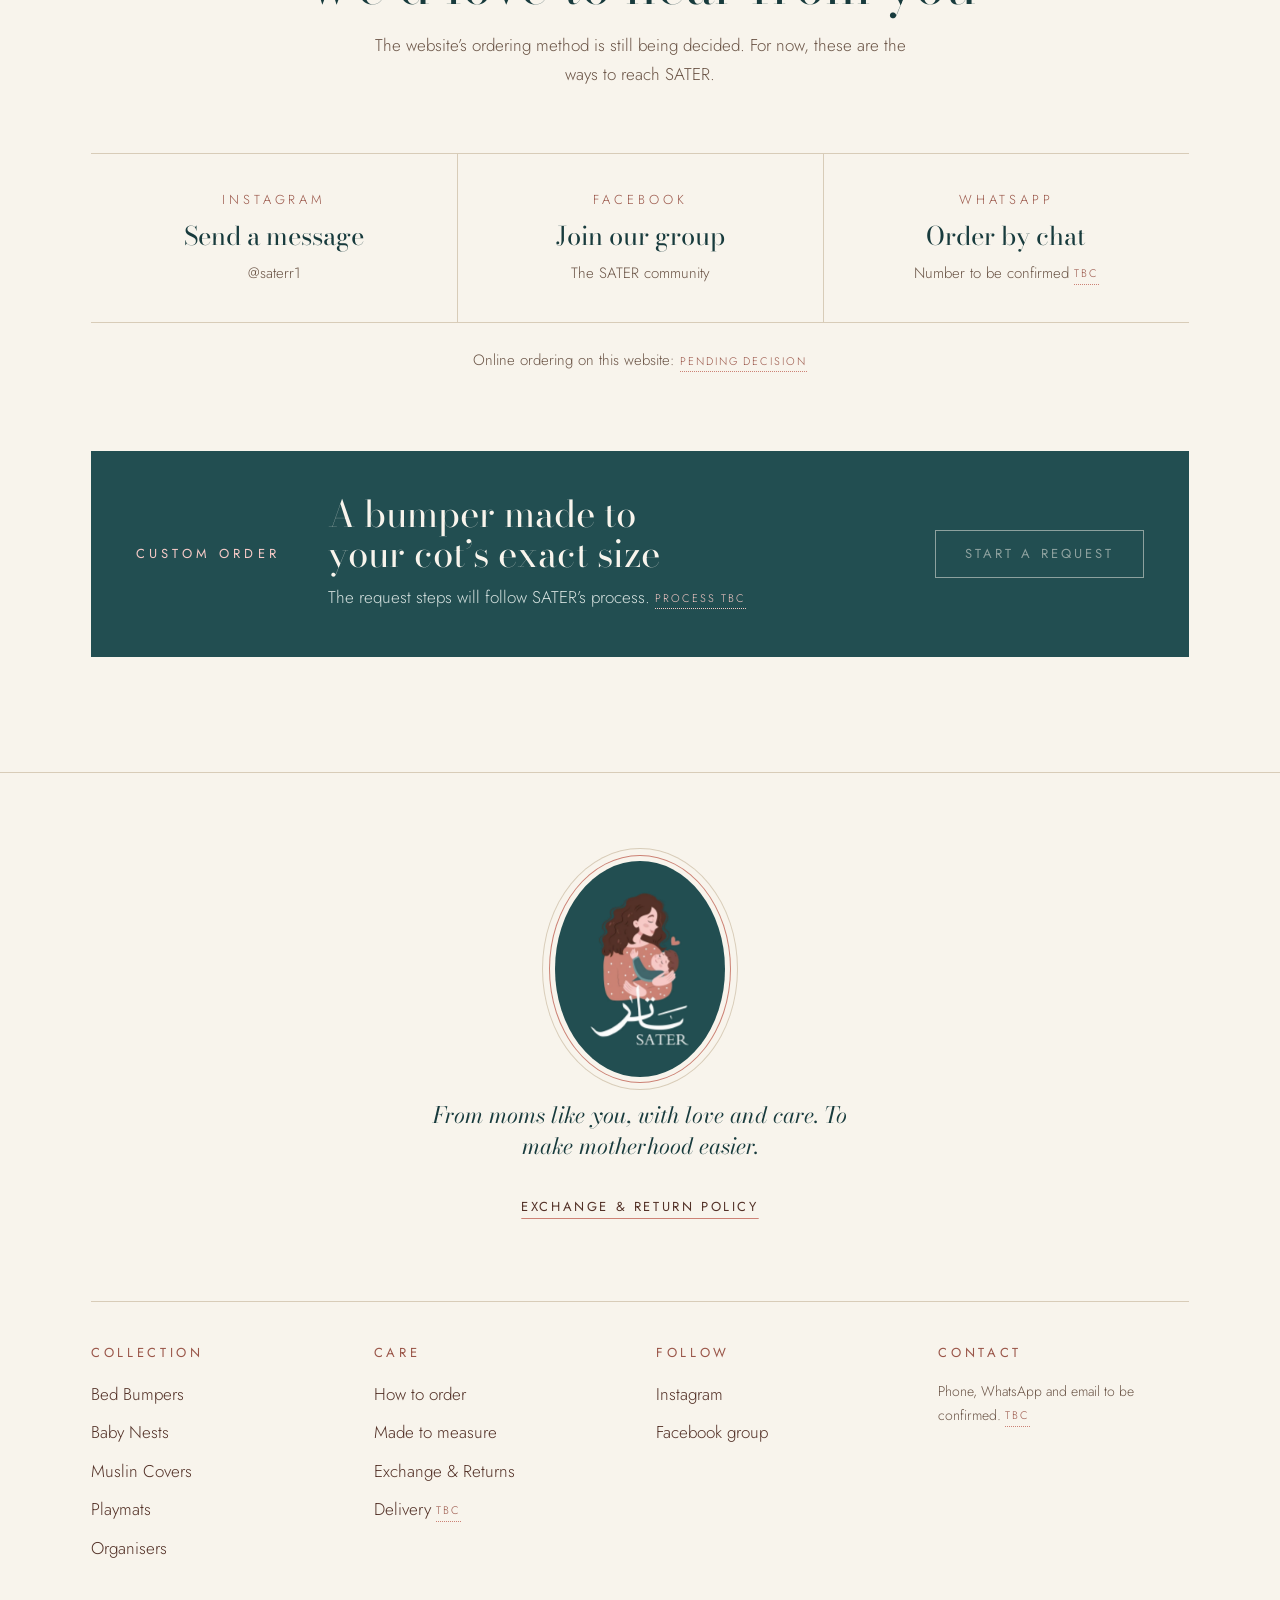
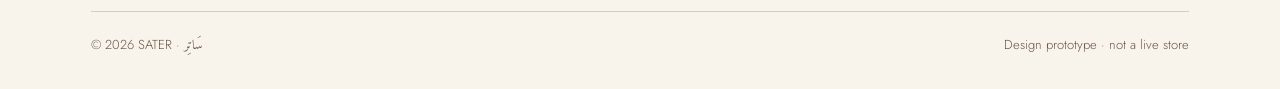
<file: v1-classic-chic/index.html>
<!doctype html>
<html lang="en">
<head>
<meta charset="utf-8">
<meta name="viewport" content="width=device-width, initial-scale=1, viewport-fit=cover">
<meta name="robots" content="noindex">
<link rel="icon" type="image/png" href="../favicon.png">
<title>SATER Classic Chic</title>
<link rel="preconnect" href="https://fonts.googleapis.com">
<link rel="preconnect" href="https://fonts.gstatic.com" crossorigin>
<link rel="stylesheet" href="https://fonts.googleapis.com/css2?family=Bodoni+Moda:ital,opsz,wght@0,6..96,400;0,6..96,500;1,6..96,400;1,6..96,500&family=Jost:wght@300;400;500&family=Amiri:wght@400;700&display=swap">
</head>
<body>
<style>
/* V1 Classic Chic — symmetrical gallery composition: a teal oval cameo at the centre, photographs in passe-partout mounts, hairline rules, slow unveils.
   Deliberately single-theme: the brand palette is the design, so every colour is set explicitly. */
:root {
  color-scheme: light;
  --teal: #224E51;          /* sampled from the logo */
  --teal-ink: #183B3D;
  --brown: #533127;         /* sampled */
  --terracotta: #CC8275;    /* sampled */
  --terracotta-ink: #9A5649;
  --blush: #F7CAC7;         /* sampled */
  --ivory: #F8F4EC;
  --ivory-deep: #EFE7D9;
  --mat: #FFFDF8;
  --line: #D8CCB8;
  --muted: #6B5547;
  --on-teal: #D4E0DE;

  --display: "Bodoni Moda", "Didot", "Bodoni 72", Georgia, serif;
  --body: "Jost", "Futura", "Century Gothic", system-ui, sans-serif;
  --arabic: "Amiri", "Noto Naskh Arabic", serif;

  --s-1: .8125rem; --s0: 1.0625rem; --s1: 1.3rem;
  --s2: clamp(1.7rem, 1.3rem + 1.4vw, 2.3rem);
  --s3: clamp(2.2rem, 1.5rem + 2.6vw, 3.4rem);
  --s4: clamp(2.6rem, 1.6rem + 4.2vw, 5rem);
  --gutter: clamp(16px, 4vw, 64px);
  --max: 1200px;
  --slow: cubic-bezier(.4, 0, .2, 1);
}
*, *::before, *::after { box-sizing: border-box; }
html { scroll-behavior: smooth; scroll-padding-top: 140px; }
body { margin: 0; background: var(--ivory); color: var(--brown); font-family: var(--body); font-weight: 300; font-size: var(--s0); line-height: 1.7; -webkit-font-smoothing: antialiased; }
img { max-width: 100%; display: block; }
a { color: inherit; }
h1, h2, h3 { font-family: var(--display); font-weight: 400; line-height: 1.08; margin: 0; color: var(--teal-ink); text-wrap: balance; }
p { margin: 0; }
:focus-visible { outline: 1.5px solid var(--terracotta-ink); outline-offset: 4px; }
.wrap { width: 100%; max-width: var(--max); margin-inline: auto; padding-inline: var(--gutter); }
.ar { font-family: var(--arabic); }
.kicker { font-size: var(--s-1); letter-spacing: .32em; text-transform: uppercase; font-weight: 400; color: var(--terracotta-ink); }
.rule { height: 1px; background: var(--line); border: 0; margin: 0; }
.tbc { display: inline-block; font-family: var(--body); font-style: normal; font-size: .6875rem; letter-spacing: .18em; text-transform: uppercase; color: var(--terracotta-ink); border-bottom: 1px dotted var(--terracotta); padding-bottom: 1px; white-space: nowrap; vertical-align: middle; }
.on-teal .tbc { color: var(--blush); border-color: var(--blush); }

/* Buttons: understated */
.btn { display: inline-flex; align-items: center; justify-content: center; gap: .8em; min-height: 48px; padding: .9em 2.2em; font: 400 .8125rem/1 var(--body); letter-spacing: .24em; text-transform: uppercase; text-decoration: none; border: 1px solid var(--teal); cursor: pointer; transition: background-color .6s var(--slow), color .6s var(--slow); }
.btn-solid { background: var(--teal); color: var(--ivory); }
.btn-solid:hover { background: var(--teal-ink); }
.btn-ghost { background: transparent; color: var(--teal); }
.btn-ghost:hover { background: var(--teal); color: var(--ivory); }
.link { display: inline-flex; align-items: center; min-height: 44px; letter-spacing: .2em; text-transform: uppercase; font-size: .8125rem; text-decoration: underline; text-decoration-color: var(--terracotta); text-decoration-thickness: 1px; text-underline-offset: .55em; }
.btn[aria-disabled="true"] { opacity: .5; cursor: not-allowed; }

/* Prototype note */
.note-bar { background: var(--teal-ink); color: var(--on-teal); font-size: .75rem; letter-spacing: .08em; }
.note-bar .wrap { display: flex; flex-wrap: wrap; justify-content: space-between; gap: .2rem 1rem; padding-block: .5rem; }

/* Header: centred cameo lockup, nav beneath between hairlines */
.site-header { position: sticky; top: env(safe-area-inset-top, 0px); z-index: 30; background: var(--ivory); transition: box-shadow .6s var(--slow); }
.site-header.scrolled { box-shadow: 0 1px 0 var(--line); }
.head-top { display: grid; grid-template-columns: 1fr auto 1fr; align-items: center; padding-block: .9rem; }
.head-top .side { font-size: .75rem; letter-spacing: .22em; text-transform: uppercase; text-decoration: none; }
.head-top .side.right { justify-self: end; }
.lockup { display: grid; justify-items: center; gap: .35rem; text-decoration: none; }
.cameo { display: grid; place-items: center; background: var(--teal); border-radius: 50%; box-shadow: 0 0 0 3px var(--ivory), 0 0 0 4px var(--terracotta); }
.lockup .cameo { width: 46px; height: 58px; }
.lockup .cameo { overflow: hidden; }
.lockup .cameo img { height: 48px; width: auto; }
.lockup .name { font-family: var(--display); font-size: 1.05rem; letter-spacing: .5em; padding-inline-start: .5em; line-height: 1; color: var(--teal-ink); }
.main-nav { border-block: 1px solid var(--line); }
.main-nav ul { display: flex; justify-content: center; gap: clamp(1.4rem, 4vw, 3.6rem); list-style: none; margin: 0; padding: .85rem 0; }
.main-nav a { text-decoration: none; font-size: .78rem; letter-spacing: .26em; text-transform: uppercase; position: relative; padding-block: .3em; }
.main-nav a::after { content: ""; position: absolute; left: 50%; right: 50%; bottom: 0; height: 1px; background: var(--terracotta); transition: left .6s var(--slow), right .6s var(--slow); }
.main-nav a:hover::after { left: 0; right: 0; }
.menu-btn { display: none; background: none; border: 0; padding: .6rem; min-width: 48px; min-height: 48px; color: var(--teal-ink); cursor: pointer; font: 400 .75rem var(--body); letter-spacing: .24em; text-transform: uppercase; }
.drawer { position: fixed; inset: 0; z-index: 40; background: var(--ivory); display: grid; align-content: center; justify-items: center; gap: 1.2rem; padding: 2rem var(--gutter) calc(2rem + env(safe-area-inset-bottom, 0px)); text-align: center; }
.drawer[hidden] { display: none !important; }
.drawer a { font-family: var(--display); font-size: 2rem; text-decoration: none; color: var(--teal-ink); }
.drawer .close { position: absolute; top: calc(1rem + env(safe-area-inset-top, 0px)); right: var(--gutter); background: none; border: 0; min-width: 48px; min-height: 48px; font: 400 .75rem var(--body); letter-spacing: .24em; text-transform: uppercase; color: var(--teal-ink); cursor: pointer; }
.drawer .rule { width: 60px; }

/* Passe-partout frame: the photograph mount used for every image */
.frame { background: var(--mat); padding: clamp(10px, 1.6vw, 18px); box-shadow: 0 1px 0 var(--line), 0 24px 40px -30px rgba(83,49,39,.35); margin: 0; }
.frame .pic { position: relative; outline: 1px solid var(--line); outline-offset: -1px; background-color: var(--tone, #E9DCCB); background-image: linear-gradient(45deg, rgba(255,255,255,.28) 25%, transparent 25%, transparent 75%, rgba(255,255,255,.28) 75%), linear-gradient(45deg, rgba(255,255,255,.28) 25%, transparent 25%, transparent 75%, rgba(255,255,255,.28) 75%); background-size: 16px 16px; background-position: 0 0, 8px 8px; display: grid; place-items: center; text-align: center; overflow: hidden; }
.frame figcaption { font-family: var(--display); font-style: italic; font-size: .95rem; color: var(--muted); text-align: center; padding-top: .8rem; line-height: 1.4; }
.pic .ph { display: grid; gap: .3rem; justify-items: center; padding: 1rem; }
.pic .code { font-size: .6875rem; letter-spacing: .24em; text-transform: uppercase; color: var(--terracotta-ink); background: var(--mat); padding: .25em .8em; }
.pic .what { font-family: var(--display); font-style: italic; font-size: 1rem; color: var(--brown); background: rgba(255,253,248,.82); padding: .1em .6em; }
.t-clay { --tone: #E6CFC3; } .t-sage { --tone: #D5DDD7; } .t-sand { --tone: #EADFCD; } .t-blush { --tone: #F1D9D3; }

/* Hero: triptych around the cameo */
.hero { text-align: center; padding-block: clamp(2.5rem, 6vw, 5rem) clamp(3rem, 7vw, 6rem); }
.hero .kicker { margin-bottom: 1.4rem; }
.hero h1 { font-size: var(--s4); max-width: 15ch; margin-inline: auto; }
.hero h1 em { font-style: italic; color: var(--terracotta-ink); }
.hero .lede { max-width: 34rem; margin: 1.5rem auto 0; color: var(--muted); font-size: 1.125rem; }
.triptych { display: grid; grid-template-columns: 1fr minmax(0, .9fr) 1fr; align-items: end; gap: clamp(1rem, 3vw, 3rem); margin-top: clamp(2.5rem, 5vw, 4rem); }
.triptych .frame .pic { aspect-ratio: 4 / 5; }
.triptych .frame.side-l { transform: translateY(-8%); }
.hero-cameo { display: grid; justify-items: center; gap: 1.2rem; }
.hero-cameo .cameo { width: 100%; max-width: 330px; aspect-ratio: 33 / 42; box-shadow: 0 0 0 6px var(--ivory), 0 0 0 7px var(--terracotta), 0 0 0 14px var(--ivory), 0 0 0 15px var(--line); }
.hero-cameo .logo-anim { width: 58%; }
.hero-actions { display: flex; flex-wrap: wrap; justify-content: center; align-items: center; gap: 1.2rem 2rem; margin-top: clamp(2.5rem, 5vw, 3.5rem); }

/* Quote band */
.band { border-block: 1px solid var(--line); text-align: center; padding-block: clamp(2rem, 4vw, 3rem); }
.band p { font-family: var(--display); font-style: italic; font-size: var(--s2); color: var(--teal-ink); }
.band span { display: block; margin-top: .6rem; font-size: var(--s-1); letter-spacing: .28em; text-transform: uppercase; color: var(--muted); font-family: var(--body); font-style: normal; }

/* Sections */
.section { padding-block: clamp(4rem, 9vw, 8rem); }
.head-c { text-align: center; display: grid; gap: 1rem; justify-items: center; margin-bottom: clamp(2.5rem, 5vw, 4rem); }
.head-c h2 { font-size: var(--s3); }
.head-c p { max-width: 34rem; color: var(--muted); }

/* Collection index with preview */
.index { display: grid; grid-template-columns: minmax(0, 1.1fr) minmax(0, .9fr); gap: clamp(2rem, 6vw, 6rem); align-items: start; }
.index ol { list-style: none; margin: 0; padding: 0; border-top: 1px solid var(--line); }
.index li button { all: unset; box-sizing: border-box; width: 100%; display: grid; grid-template-columns: minmax(0, 1fr) auto; align-items: baseline; gap: .3rem 1rem; padding: 1.25rem .2rem; border-bottom: 1px solid var(--line); cursor: pointer; transition: padding .6s var(--slow); }
.index li button:focus-visible { outline: 1.5px solid var(--terracotta-ink); outline-offset: 2px; }
.index .nm { font-family: var(--display); font-size: clamp(1.5rem, 1.2rem + 1vw, 2.1rem); color: var(--teal-ink); line-height: 1.1; }
.index .arn { font-family: var(--arabic); font-size: 1.25rem; color: var(--terracotta-ink); }
.index .ds { grid-column: 1 / -1; font-size: .9375rem; color: var(--muted); }
.index li button[aria-pressed="true"] { padding-inline-start: 1.2rem; }
.index li button[aria-pressed="true"] .nm { font-style: italic; }
.index .preview { position: sticky; top: 160px; }
.index .preview .pic { aspect-ratio: 4 / 5; transition: background-color .8s var(--slow); }
.index .thumb { display: none; }

/* Featured */
.featured { background: var(--ivory-deep); }
.feat { display: grid; grid-template-columns: minmax(0, 1fr) minmax(0, 1fr); gap: clamp(2rem, 6vw, 6rem); align-items: center; }
.feat .frame .pic { aspect-ratio: 5 / 6; }
.feat-info { display: grid; gap: 1.5rem; }
.feat-info h2 { font-size: var(--s3); }
.price { font-family: var(--display); font-size: 1.6rem; color: var(--teal-ink); display: flex; gap: 1rem; align-items: center; flex-wrap: wrap; }
.opts { border: 0; margin: 0; padding: 0; min-width: 0; }
.opts legend { padding: 0; margin-bottom: .8rem; font-size: var(--s-1); letter-spacing: .28em; text-transform: uppercase; display: flex; gap: .8rem; flex-wrap: wrap; align-items: center; }
.opts .row { display: flex; flex-wrap: wrap; gap: .4rem 1.6rem; }
.opt { background: none; border: 0; padding: .6rem 0; min-height: 44px; font: 400 1.0625rem var(--body); color: var(--brown); cursor: pointer; border-bottom: 1px solid transparent; transition: border-color .5s var(--slow); }
.opt:hover { border-bottom-color: var(--line); }
.opt[aria-pressed="true"] { border-bottom-color: var(--terracotta); color: var(--teal-ink); font-weight: 400; }
.opt .ar { color: var(--terracotta-ink); margin-inline-start: .3rem; }
.small { font-size: .875rem; color: var(--muted); }
.feat-actions { display: flex; flex-wrap: wrap; gap: 1rem 1.6rem; align-items: center; }

/* Story: a letter */
.letter { max-width: 40rem; margin-inline: auto; display: grid; gap: 1.5rem; }
.letter h2 { text-align: center; font-size: var(--s3); }
.letter .ornament { width: 28px; margin: .2rem auto; opacity: .9; }
.letter p { font-size: 1.1875rem; line-height: 1.85; }
.letter .first::first-letter { font-family: var(--display); float: left; font-size: 4.6em; line-height: .82; padding: .06em .12em 0 0; color: var(--teal); }
.letter .first { font-family: var(--display); font-size: 1.5rem; line-height: 1.5; }
.letter .pull { font-family: var(--display); font-style: italic; font-size: var(--s2); text-align: center; color: var(--teal-ink); padding-block: 1rem; border-block: 1px solid var(--line); line-height: 1.3; }
.letter .close { font-family: var(--display); font-size: 1.45rem; line-height: 1.55; text-align: center; color: var(--teal-ink); }

/* Ordering */
.order { display: grid; grid-template-columns: repeat(3, minmax(0, 1fr)); border-block: 1px solid var(--line); }
.order > * { padding: 2.2rem clamp(1rem, 2.5vw, 2rem); text-align: center; display: grid; gap: .6rem; align-content: start; justify-items: center; text-decoration: none; min-width: 0; transition: background-color .6s var(--slow); }
.order > * + * { border-inline-start: 1px solid var(--line); }
.order a:hover { background: var(--ivory-deep); }
.order .k { font-size: var(--s-1); letter-spacing: .3em; text-transform: uppercase; color: var(--terracotta-ink); }
.order .v { font-family: var(--display); font-size: 1.6rem; color: var(--teal-ink); line-height: 1.2; }
.order .d { font-size: .9375rem; color: var(--muted); overflow-wrap: anywhere; }
.custom { margin-top: clamp(3rem, 6vw, 5rem); display: grid; grid-template-columns: auto minmax(0, 1fr) auto; gap: 1.5rem 3rem; align-items: center; padding: clamp(1.8rem, 4vw, 2.8rem); background: var(--teal); color: var(--on-teal); }
.custom h3 { color: var(--ivory); font-size: var(--s2); }
.custom .rule-v { width: 1px; align-self: stretch; background: rgba(255,255,255,.25); }
.custom .btn { border-color: var(--ivory); color: var(--ivory); background: transparent; }
.online-note { text-align: center; margin-top: 1.6rem; font-size: .9375rem; color: var(--muted); }

/* Footer: ivory with a teal cameo medallion */
.site-footer { border-top: 1px solid var(--line); padding-block: clamp(3.5rem, 7vw, 5.5rem) 2rem; text-align: center; }
.medal { display: grid; justify-items: center; gap: 1.4rem; }
.medal .cameo { width: clamp(130px, 14vw, 170px); aspect-ratio: 33 / 42; box-shadow: 0 0 0 5px var(--ivory), 0 0 0 6px var(--terracotta), 0 0 0 12px var(--ivory), 0 0 0 13px var(--line); }
.medal .logo-anim { width: 60%; }
.medal p { font-family: var(--display); font-style: italic; font-size: 1.4rem; color: var(--teal-ink); max-width: 26rem; line-height: 1.4; }
.foot-cols { display: grid; grid-template-columns: repeat(4, minmax(0, 1fr)); gap: 2rem; margin-top: clamp(3rem, 6vw, 4.5rem); padding-top: 2.5rem; border-top: 1px solid var(--line); text-align: start; }
.foot-cols h4 { margin: 0 0 1rem; font-weight: 400; font-size: var(--s-1); letter-spacing: .28em; text-transform: uppercase; color: var(--terracotta-ink); }
.foot-cols ul { list-style: none; margin: 0; padding: 0; display: grid; gap: .6rem; }
.foot-cols a, .foot-cols button { text-decoration: none; background: none; border: 0; padding: 0; font: inherit; color: var(--brown); cursor: pointer; text-align: start; }
.foot-cols a:hover, .foot-cols button:hover { color: var(--terracotta-ink); }
.foot-base { margin-top: 3rem; padding-top: 1.4rem; border-top: 1px solid var(--line); display: flex; flex-wrap: wrap; justify-content: space-between; gap: .4rem 2rem; font-size: .8125rem; color: var(--muted); }

/* Policy dialog: a printed card */
dialog.card { width: min(640px, calc(100% - 32px)); max-height: min(88vh, 900px); border: 0; padding: 0; background: var(--mat); color: var(--brown); box-shadow: 0 40px 80px -30px rgba(24,59,61,.55); }
dialog.card::backdrop { background: rgba(24,59,61,.55); }
.card-in { margin: 12px; border: 1px solid var(--line); padding: clamp(1.6rem, 5vw, 3rem); display: grid; gap: 1rem; }
.card-in h2 { font-size: var(--s2); text-align: center; }
.card-in h3 { font-size: 1.35rem; margin-top: .6rem; }
.card-in ul { margin: 0; padding-inline-start: 1.2rem; display: grid; gap: .45rem; }
.card-in li::marker { color: var(--terracotta); }
.card-close { position: sticky; top: 0; display: flex; justify-content: flex-end; background: var(--mat); padding: .6rem .8rem 0; }
.card-close button { background: none; border: 0; min-height: 44px; padding: 0 .8rem; font: 400 .75rem var(--body); letter-spacing: .24em; text-transform: uppercase; color: var(--teal-ink); cursor: pointer; }

/* Logo (official artwork in four layers) — V1 reveal: a slow, restrained unveil */
.logo-anim { display: grid; aspect-ratio: 516 / 792; max-width: 100%; }
.logo-anim img { grid-area: 1 / 1; width: 100%; height: auto; }
.logo-anim.play .l-art { animation: c-unveil 1.9s var(--slow) both; }
.logo-anim.play .l-heart { animation: c-fade 1.1s 1.5s var(--slow) both; }
.logo-anim.play .l-ar { animation: c-write 1.6s 1.1s var(--slow) both; }
.logo-anim.play .l-word { animation: c-fade 1.3s 2.1s var(--slow) both; }
@keyframes c-unveil { from { opacity: 0; clip-path: inset(0 0 100% 0); } 40% { opacity: 1; } to { opacity: 1; clip-path: inset(0 0 0 0); } }
@keyframes c-fade { from { opacity: 0; } to { opacity: 1; } }
@keyframes c-write { from { opacity: 0; clip-path: inset(0 0 0 100%); } 30% { opacity: 1; } to { opacity: 1; clip-path: inset(0 0 0 0); } }

/* Scroll reveals: content is visible without JS; JS opts elements into a slow rise */
.js .rv { opacity: 0; transform: translateY(18px); transition: opacity 1.2s var(--slow), transform 1.2s var(--slow); }
.js .rv.in { opacity: 1; transform: none; }
.js .frame.rv .pic { clip-path: inset(0 0 12% 0); transition: clip-path 1.6s var(--slow); }
.js .frame.rv.in .pic { clip-path: inset(0 0 0 0); }


/* Comfortable tap targets on touch screens */
@media (max-width: 960px) {
  footer li > a, footer li > button { display: inline-flex; align-items: center; min-height: 44px; }
  footer ul { gap: 0 !important; }
}

@media (prefers-reduced-motion: reduce) {
  html { scroll-behavior: auto; }
  *, *::before, *::after { animation: none !important; transition: none !important; }
  .js .rv, .js .frame.rv .pic { opacity: 1; transform: none; clip-path: none; }
}

@media (max-width: 900px) {
  .head-top { grid-template-columns: auto 1fr auto; }
  .head-top .side { display: none; }
  .lockup { grid-auto-flow: column; align-items: center; gap: .8rem; }
  .lockup .cameo { width: 38px; height: 48px; }
  .lockup .cameo img { height: 40px; }
  .main-nav { display: none; }
  .menu-btn { display: block; grid-column: 3; }
  html { scroll-padding-top: 90px; }
  .triptych { grid-template-columns: 1fr 1fr; }
  .hero-cameo { grid-column: 1 / -1; order: -1; }
  .hero-cameo .cameo { max-width: 260px; }
  .triptych .frame.side-l { transform: none; }
  .index { grid-template-columns: 1fr; }
  .index .preview { display: none; }
  .index li button { grid-template-columns: 76px minmax(0, 1fr) auto; align-items: center; column-gap: 1rem; }
  .index .ds { align-self: start; }
  .index .thumb { display: block; grid-row: 1 / 3; width: 76px; aspect-ratio: 4 / 5; background-color: var(--tone); border: 6px solid var(--mat); outline: 1px solid var(--line); }
  .index .ds { grid-column: 2 / -1; }
  .feat { grid-template-columns: 1fr; }
  .order { grid-template-columns: 1fr; }
  .order > * + * { border-inline-start: 0; border-top: 1px solid var(--line); }
  .custom { grid-template-columns: 1fr; text-align: center; justify-items: center; }
  .custom .rule-v { display: none; }
  .foot-cols { grid-template-columns: 1fr 1fr; }
}
@media (max-width: 520px) {
  .note-bar .hide-sm { display: none; }
  .hero-actions .btn { width: 100%; }
  .triptych { gap: .8rem; }
  .frame figcaption { font-size: .85rem; }
}
</style>

<div class="note-bar" role="note"><div class="wrap"><span>Design prototype · <strong>V1 Classic Chic</strong></span><span class="hide-sm">Items marked <span class="tbc" style="color:var(--blush);border-color:var(--blush)">TBC</span> await confirmation · photo spaces show the shot needed</span></div></div>

<header class="site-header" id="top">
  <div class="wrap head-top">
    <a class="side" href="https://www.instagram.com/saterr1/" target="_blank" rel="noopener">Instagram</a>
    <a class="lockup" href="#top" aria-label="SATER home">
      <span class="cameo" aria-hidden="true"><img src="assets/logo/badge-160.webp" alt="" width="104" height="160"></span>
      <span class="name">SATER</span>
    </a>
    <a class="side right" href="#order">How to order</a>
    <button class="menu-btn" type="button" aria-expanded="false" aria-controls="drawer">Menu</button>
  </div>
  <nav class="main-nav" aria-label="Main">
    <ul>
      <li><a href="#collection">Collection</a></li>
      <li><a href="#featured">Made to measure</a></li>
      <li><a href="#story">Our Story</a></li>
      <li><a href="#returns" data-policy>Returns</a></li>
      <li><a href="#order">Contact</a></li>
    </ul>
  </nav>
</header>
<div class="drawer" id="drawer" hidden>
  <button class="close" type="button" data-close-menu>Close</button>
  <a href="#collection">Collection</a>
  <a href="#featured">Made to measure</a>
  <a href="#story">Our Story</a>
  <a href="#returns" data-policy>Returns</a>
  <a href="#order">Contact</a>
  <hr class="rule">
  <a class="btn btn-solid" href="#order" style="font-family:var(--body);font-size:.8125rem;color:var(--ivory)">How to order</a>
</div>

<main>
  <section class="hero wrap" aria-labelledby="h1">
    <p class="kicker">Baby essentials · made by mothers</p>
    <h1 id="h1">From moms like you, <em>with love and care.</em></h1>
    <p class="lede">To make motherhood easier. Every piece is tested by us, on our own babies.</p>
    <div class="triptych">
      <figure class="frame side-l rv">
        <div class="pic t-clay"><div class="ph"><span class="code">Photo P1</span><span class="what">Bed bumper in a cot</span></div></div>
        <figcaption>Bed bumpers, made to measure</figcaption>
      </figure>
      <div class="hero-cameo">
        <div class="cameo">
          <div class="logo-anim" data-autoplay role="img" aria-label="SATER logo: a mother holding her sleeping baby, with the Arabic and English wordmark">
            <img class="l-art" src="assets/logo/art.webp" alt="" width="516" height="792">
            <img class="l-heart" src="assets/logo/heart.webp" alt="" width="516" height="792">
            <img class="l-ar" src="assets/logo/arabic.webp" alt="" width="516" height="792">
            <img class="l-word" src="assets/logo/wordmark.webp" alt="" width="516" height="792">
          </div>
        </div>
      </div>
      <figure class="frame rv">
        <div class="pic t-sage"><img src="../products/oval-nest-front.webp" alt="Oval baby nest, front view" style="width:100%;height:100%;object-fit:cover"></div>
        <figcaption>Baby nests, oval &amp; round</figcaption>
      </figure>
    </div>
    <div class="hero-actions">
      <a class="btn btn-solid" href="#collection">Discover the collection</a>
      <a class="link" href="#story">Read our story</a>
    </div>
  </section>

  <div class="band">
    <div class="wrap rv">
      <p>“Every product at Sater is tested by us, on our own babies.”</p>
      <span>From our story</span>
    </div>
  </div>

  <section class="section wrap" id="collection" aria-labelledby="col-t">
    <div class="head-c rv">
      <p class="kicker">The collection</p>
      <h2 id="col-t">Made for the small details</h2>
      <p>Our collections as they appear on Instagram today. Descriptions, sizes and prices will follow once confirmed. <span class="tbc">TBC</span></p>
    </div>
    <div class="index">
      <ol>
        <li><button type="button" aria-pressed="true" data-tone="t-clay" data-code="Photo P1" data-what="Bed bumper in a cot"><span class="thumb t-clay"></span><span class="nm">Bed Bumpers</span><span class="arn" lang="ar">جوانب</span><span class="ds">Sponge, polygonal, bubbles and braided · made to measure</span></button></li>
        <li><button type="button" aria-pressed="false" data-tone="t-sage" data-code="Photo P6 · P7" data-what="Oval and round nests" data-img="../products/oval-nest-front.webp"><span class="thumb t-sage"></span><span class="nm">Baby Nests</span><span class="arn" lang="ar">نيست</span><span class="ds">Oval and round</span></button></li>
        <li><button type="button" aria-pressed="false" data-tone="t-sand" data-code="Photo P8" data-what="Muslin cover"><span class="thumb t-sand"></span><span class="nm">Muslin Covers</span><span class="arn"></span><span class="ds">Details to follow <span class="tbc">TBC</span></span></button></li>
        <li><button type="button" aria-pressed="false" data-tone="t-blush" data-code="Photo P9" data-what="Playmat"><span class="thumb t-blush"></span><span class="nm">Playmats</span><span class="arn" lang="ar">بلاي مات</span><span class="ds">Details to follow <span class="tbc">TBC</span></span></button></li>
        <li><button type="button" aria-pressed="false" data-tone="t-sand" data-code="Photo P10" data-what="Organiser"><span class="thumb t-sand"></span><span class="nm">Organisers</span><span class="arn" lang="ar">منظمات</span><span class="ds">Details to follow <span class="tbc">TBC</span></span></button></li>
        <li><button type="button" aria-pressed="false" data-tone="t-clay" data-code="Photo P11" data-what="Product in this category"><span class="thumb t-clay"></span><span class="nm ar" lang="ar">بورط</span><span class="arn"></span><span class="ds">English name and details <span class="tbc">TBC</span></span></button></li>
      </ol>
      <figure class="frame preview" aria-live="polite">
        <div class="pic t-clay" id="preview-pic"><div class="ph"><span class="code" id="preview-code">Photo P1</span><span class="what" id="preview-what">Bed bumper in a cot</span></div></div>
        <figcaption id="preview-cap">Bed Bumpers</figcaption>
      </figure>
    </div>
  </section>

  <section class="section featured" id="featured" aria-labelledby="feat-t">
    <div class="wrap feat">
      <figure class="frame rv">
        <div class="pic t-blush" id="feat-pic"><div class="ph"><span class="code" id="feat-code">Photo P2</span><span class="what" id="feat-what">Sponge bumper, close-up</span></div></div>
        <figcaption>The bed bumper</figcaption>
      </figure>
      <div class="feat-info rv">
        <p class="kicker">Featured · made to measure</p>
        <h2 id="feat-t">A bed bumper, made for your cot</h2>
        <p class="price">EGP — <span class="tbc">Price TBC</span></p>
        <fieldset class="opts">
          <legend>Style <span class="tbc">Options TBC</span></legend>
          <div class="row" role="group" aria-label="Style" id="styles">
            <button type="button" class="opt" aria-pressed="true" data-code="Photo P2" data-what="Sponge bumper, close-up">Sponge <span class="ar" lang="ar">سفنج</span></button>
            <button type="button" class="opt" aria-pressed="false" data-code="Photo P3" data-what="Polygonal bumper, close-up">Polygonal <span class="ar" lang="ar">مضلعة</span></button>
            <button type="button" class="opt" aria-pressed="false" data-code="Photo P4" data-what="Bubbles bumper, close-up">Bubbles <span class="ar" lang="ar">بابلز</span></button>
            <button type="button" class="opt" aria-pressed="false" data-code="Photo P5" data-what="Braided bumper, close-up">Braided <span class="ar" lang="ar">ضفيرة</span></button>
          </div>
        </fieldset>
        <p class="small">Made to your cot’s measurements. The measuring guide and lead time will be added once confirmed. <span class="tbc">TBC</span></p>
        <div class="feat-actions">
          <a class="btn btn-solid" href="#order">Enquire to order</a>
          <a class="link" href="#returns" data-policy>Customized items policy</a>
        </div>
      </div>
    </div>
  </section>

  <section class="section wrap" id="story" aria-labelledby="story-t">
    <article class="letter">
      <p class="kicker" style="text-align:center">About SATER</p>
      <h2 id="story-t">Our Story 🤍</h2>
      <hr class="rule" style="width:60px;margin:0 auto">
      <p class="first rv">Sater started from a real experience… not just an idea.</p>
      <p class="rv">We are mothers first.<br>We’ve been through the same journey — the worries, the small details, and the constant need to keep our babies safe and comfortable.</p>
      <p class="rv">We tried so many products…<br>Some looked nice, but didn’t really work.<br>Some made things harder instead of easier.</p>
      <p class="pull rv">So we decided to create what we wished we had.</p>
      <p class="rv">Every product at Sater is tested by us, on our own babies.<br>Designed to solve real problems we faced as moms.</p>
      <p class="close rv">Our goal is simple:<br>To make motherhood a little easier…<br>And a lot more comfortable for both mom and baby 👶🏻✨</p>
    </article>
  </section>

  <section class="section wrap" id="order" aria-labelledby="order-t" style="padding-top:0">
    <div class="head-c rv">
      <p class="kicker">How to order</p>
      <h2 id="order-t">We’d love to hear from you</h2>
      <p>The website’s ordering method is still being decided. For now, these are the ways to reach SATER.</p>
    </div>
    <div class="order rv">
      <a href="https://www.instagram.com/saterr1/" target="_blank" rel="noopener"><span class="k">Instagram</span><span class="v">Send a message</span><span class="d">@saterr1</span></a>
      <a href="https://www.facebook.com/share/g/1B5JW78XBk" target="_blank" rel="noopener"><span class="k">Facebook</span><span class="v">Join our group</span><span class="d">The SATER community</span></a>
      <div><span class="k">WhatsApp</span><span class="v">Order by chat</span><span class="d">Number to be confirmed <span class="tbc">TBC</span></span></div>
    </div>
    <p class="online-note">Online ordering on this website: <span class="tbc">Pending decision</span></p>
    <div class="custom rv on-teal">
      <p class="kicker" style="color:var(--blush)">Custom order</p>
      <div>
        <h3>A bumper made to your cot’s exact size</h3>
        <p style="margin-top:.5rem">The request steps will follow SATER’s process. <span class="tbc">Process TBC</span></p>
      </div>
      <a class="btn" href="#order" aria-disabled="true" title="The custom order page comes in a later stage">Start a request</a>
    </div>
  </section>
</main>

<footer class="site-footer" id="returns">
  <div class="wrap">
    <div class="medal">
      <div class="cameo">
        <div class="logo-anim" data-inview role="img" aria-label="SATER logo">
          <img class="l-art" src="assets/logo/art.webp" alt="" width="516" height="792" loading="lazy">
          <img class="l-heart" src="assets/logo/heart.webp" alt="" width="516" height="792" loading="lazy">
          <img class="l-ar" src="assets/logo/arabic.webp" alt="" width="516" height="792" loading="lazy">
          <img class="l-word" src="assets/logo/wordmark.webp" alt="" width="516" height="792" loading="lazy">
        </div>
      </div>
      <p>From moms like you, with love and care. To make motherhood easier.</p>
      <button class="link" type="button" data-policy style="background:none;border:0;cursor:pointer;font-family:var(--body);color:var(--brown)">Exchange &amp; Return Policy</button>
    </div>
    <div class="foot-cols">
      <div><h4>Collection</h4><ul><li><a href="#collection">Bed Bumpers</a></li><li><a href="#collection">Baby Nests</a></li><li><a href="#collection">Muslin Covers</a></li><li><a href="#collection">Playmats</a></li><li><a href="#collection">Organisers</a></li></ul></div>
      <div><h4>Care</h4><ul><li><a href="#order">How to order</a></li><li><a href="#featured">Made to measure</a></li><li><button type="button" data-policy>Exchange &amp; Returns</button></li><li>Delivery <span class="tbc">TBC</span></li></ul></div>
      <div><h4>Follow</h4><ul><li><a href="https://www.instagram.com/saterr1/" target="_blank" rel="noopener">Instagram</a></li><li><a href="https://www.facebook.com/share/g/1B5JW78XBk" target="_blank" rel="noopener">Facebook group</a></li></ul></div>
      <div><h4>Contact</h4><p class="small">Phone, WhatsApp and email to be confirmed. <span class="tbc">TBC</span></p></div>
    </div>
    <div class="foot-base"><span>© 2026 SATER · <span class="ar" lang="ar">سَاتِر</span></span><span>Design prototype · not a live store</span></div>
  </div>
</footer>

<dialog class="card" id="policy" aria-labelledby="pol-t">
  <div class="card-close"><button type="button" data-close-policy>Close</button></div>
  <div class="card-in">
    <p class="kicker" style="text-align:center">Customer care</p>
    <h2 id="pol-t">Exchange &amp; Return Policy</h2>
    <p>At Sater, your comfort and satisfaction are our priority 🤍</p>
    <p>We offer exchange and return on all products under the following conditions:</p>
    <ul>
      <li>Items must be in their original condition, unused, and in the same quality as received.</li>
      <li>Requests must be made within 7 days from the delivery date.</li>
      <li>Customers are responsible for return shipping fees.</li>
      <li>Refunds are processed via InstaPay only.</li>
    </ul>
    <h3>Customized Products</h3>
    <p>Please note that all customized or made-to-measure items (including bed bumpers or any products made in specific sizes) are non-refundable and non-exchangeable.</p>
    <p>However, exceptions apply only in the following cases:</p>
    <ul>
      <li>If the product has a manufacturing defect.</li>
      <li>If there is a mistake in the size.</li>
      <li>If there is any fault in the product itself.</li>
    </ul>
    <p>In these cases only, we will offer an exchange or return for the customized item.</p>
  </div>
</dialog>

<script>
(() => {
  const calm = matchMedia('(prefers-reduced-motion: reduce)').matches;
  const header = document.querySelector('.site-header');
  addEventListener('scroll', () => header.classList.toggle('scrolled', scrollY > 10), { passive: true });

  // Menu (full-screen on mobile)
  const drawer = document.getElementById('drawer'), menuBtn = document.querySelector('.menu-btn');
  const setMenu = open => { drawer.hidden = !open; menuBtn.setAttribute('aria-expanded', String(open)); document.body.style.overflow = open ? 'hidden' : ''; if (open) drawer.querySelector('.close').focus(); };
  menuBtn.addEventListener('click', () => setMenu(true));
  drawer.addEventListener('click', e => { if (e.target.closest('a, [data-close-menu]')) setMenu(false); });
  addEventListener('keydown', e => { if (e.key === 'Escape' && !drawer.hidden) { setMenu(false); menuBtn.focus(); } });

  // Policy card
  const dlg = document.getElementById('policy');
  document.querySelectorAll('[data-policy]').forEach(el => el.addEventListener('click', e => { e.preventDefault(); setMenu(false); dlg.showModal ? dlg.showModal() : dlg.setAttribute('open', ''); }));
  dlg.querySelector('[data-close-policy]').addEventListener('click', () => dlg.close());
  dlg.addEventListener('click', e => { if (e.target === dlg) dlg.close(); });

  // Collection index → preview frame
  const pic = document.getElementById('preview-pic'), code = document.getElementById('preview-code'), what = document.getElementById('preview-what'), cap = document.getElementById('preview-cap');
  const items = document.querySelectorAll('.index li button');
  const pick = b => { items.forEach(x => x.setAttribute('aria-pressed', String(x === b))); pic.className = 'pic ' + b.dataset.tone; if (b.dataset.img) { pic.innerHTML = '<img src="' + b.dataset.img + '" alt="' + b.dataset.what + '" style="width:100%;height:100%;object-fit:cover">'; } else { pic.innerHTML = '<div class="ph"><span class="code" id="preview-code">' + b.dataset.code + '</span><span class="what" id="preview-what">' + b.dataset.what + '</span></div>'; } cap.textContent = b.querySelector('.nm').textContent; };
  items.forEach(b => { b.addEventListener('click', () => pick(b)); b.addEventListener('mouseenter', () => pick(b)); b.addEventListener('focus', () => pick(b)); });

  // Featured style options
  const fc = document.getElementById('feat-code'), fw = document.getElementById('feat-what');
  document.querySelectorAll('#styles .opt').forEach(o => o.addEventListener('click', () => {
    document.querySelectorAll('#styles .opt').forEach(x => x.setAttribute('aria-pressed', String(x === o)));
    fc.textContent = o.dataset.code; fw.textContent = o.dataset.what;
  }));

  // Slow reveals (content stays visible if this never runs)
  if (!calm && 'IntersectionObserver' in window) {
    document.documentElement.classList.add('js');
    const io = new IntersectionObserver(es => es.forEach(en => { if (en.isIntersecting) { en.target.classList.add('in'); io.unobserve(en.target); } }), { rootMargin: '0px 0px -8% 0px' });
    document.querySelectorAll('.rv').forEach(el => io.observe(el));
  }

  // Logo reveal
  const play = el => { el.classList.remove('play'); void el.offsetWidth; el.classList.add('play'); };
  if (!calm) {
    document.querySelectorAll('.logo-anim[data-autoplay]').forEach(play);
    if ('IntersectionObserver' in window) {
      const lo = new IntersectionObserver(es => es.forEach(en => { if (en.isIntersecting) { play(en.target); lo.unobserve(en.target); } }), { threshold: .1 });
      document.querySelectorAll('.logo-anim[data-inview]').forEach(el => lo.observe(el));
    }
  }
  document.querySelectorAll('[aria-disabled="true"]').forEach(el => el.addEventListener('click', e => e.preventDefault()));
})();
</script>

</body>
</html>
</file>
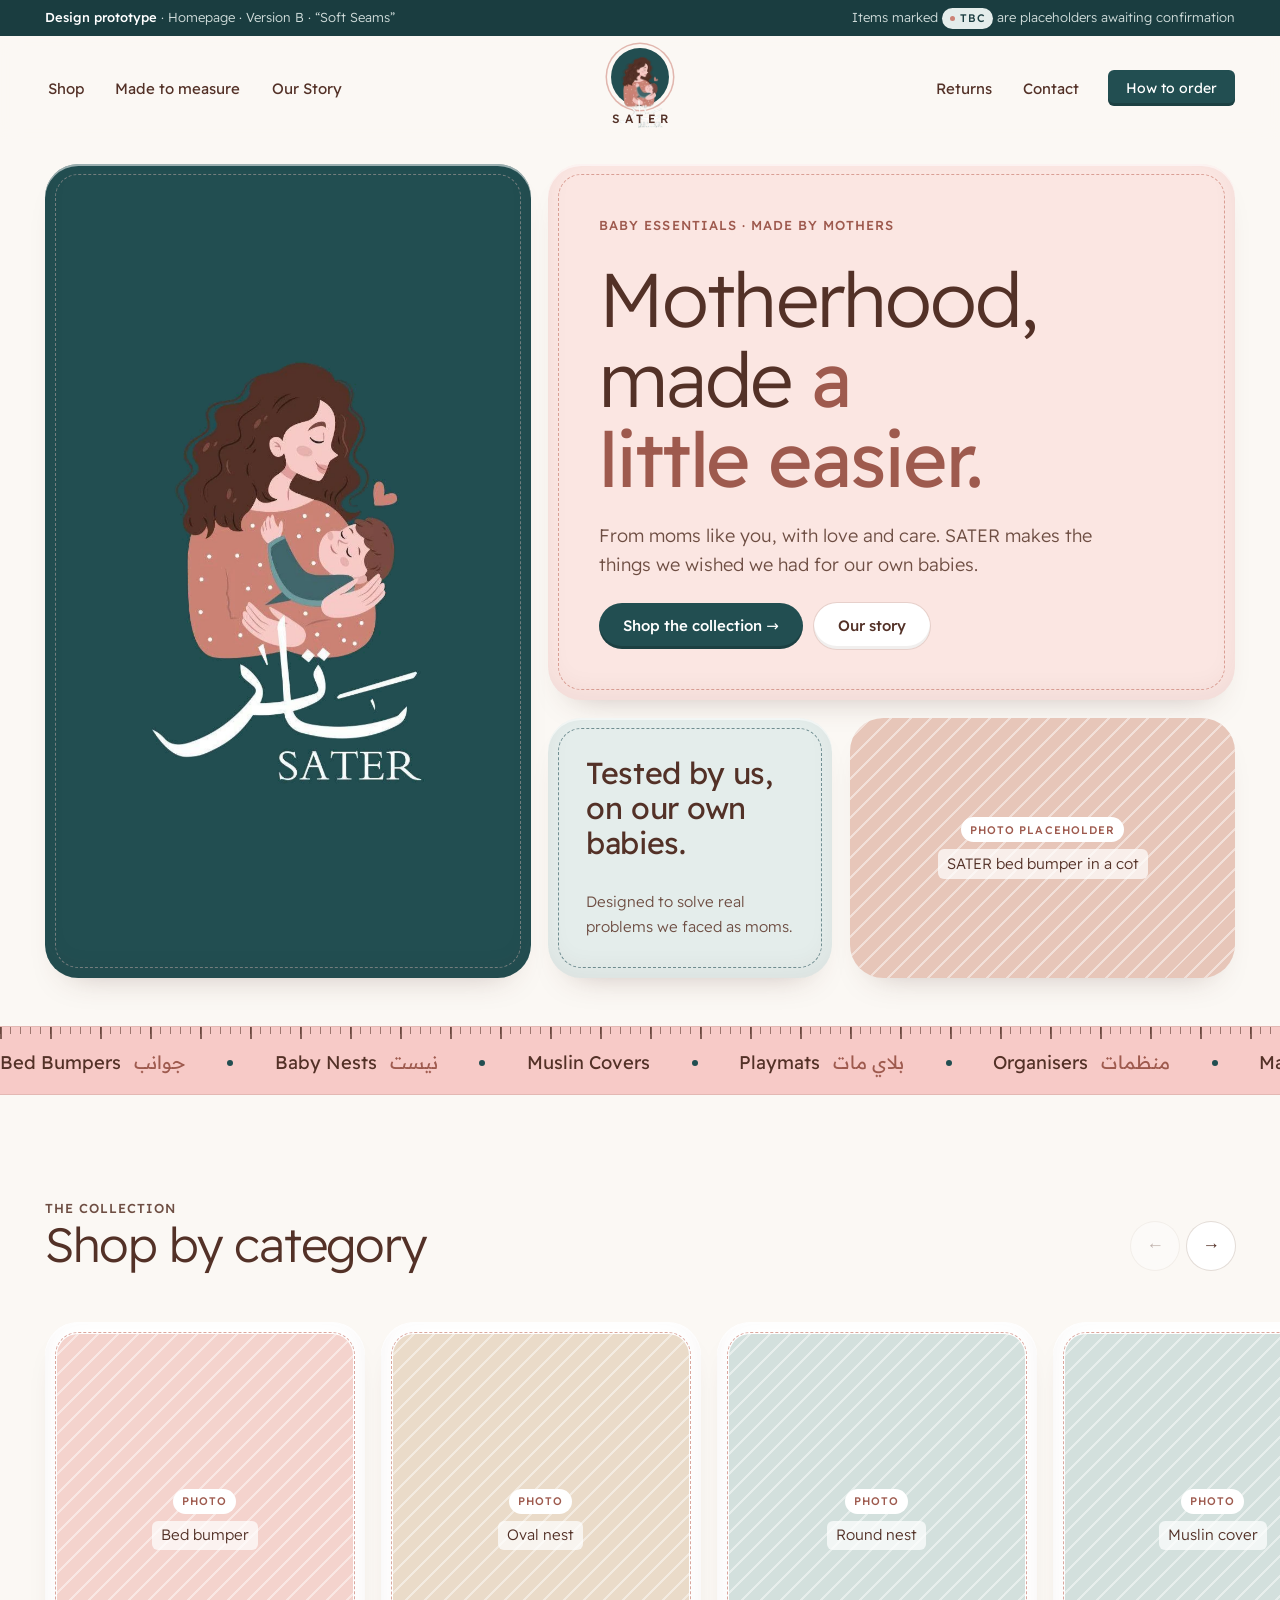
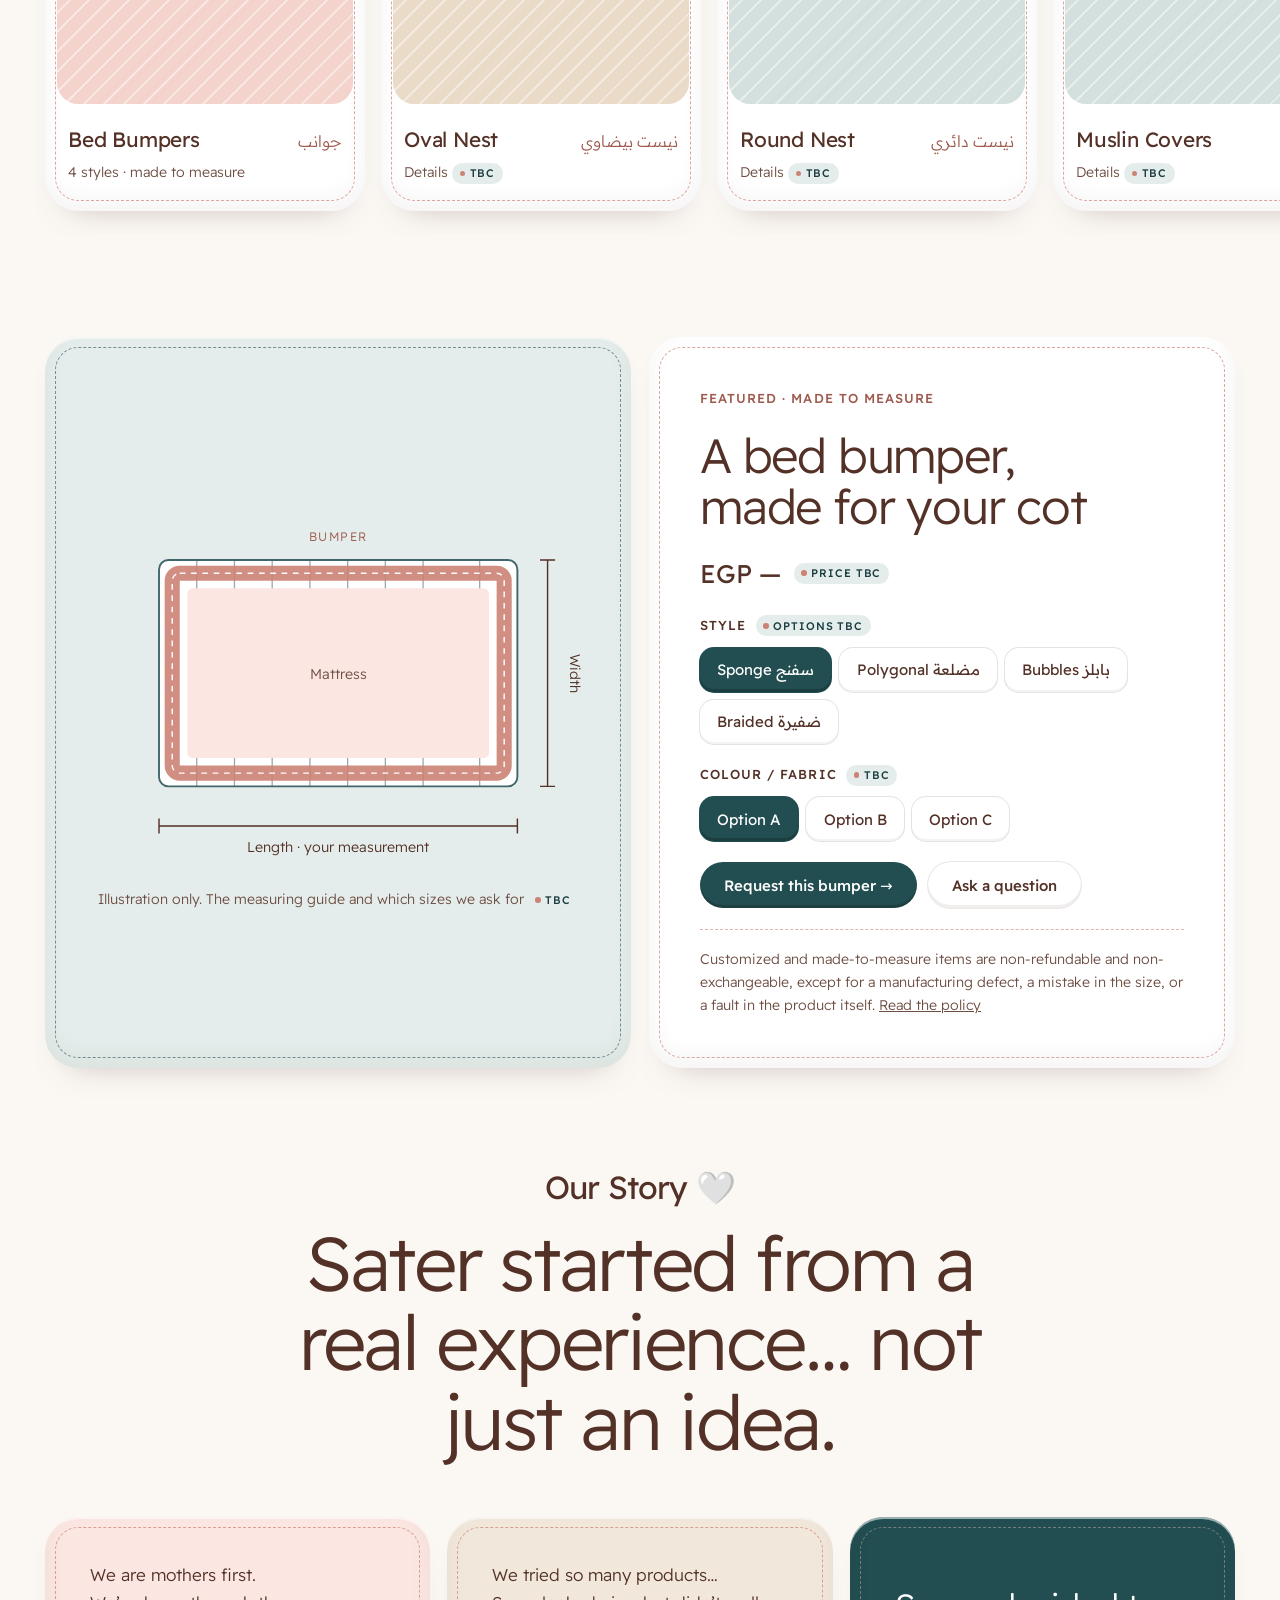
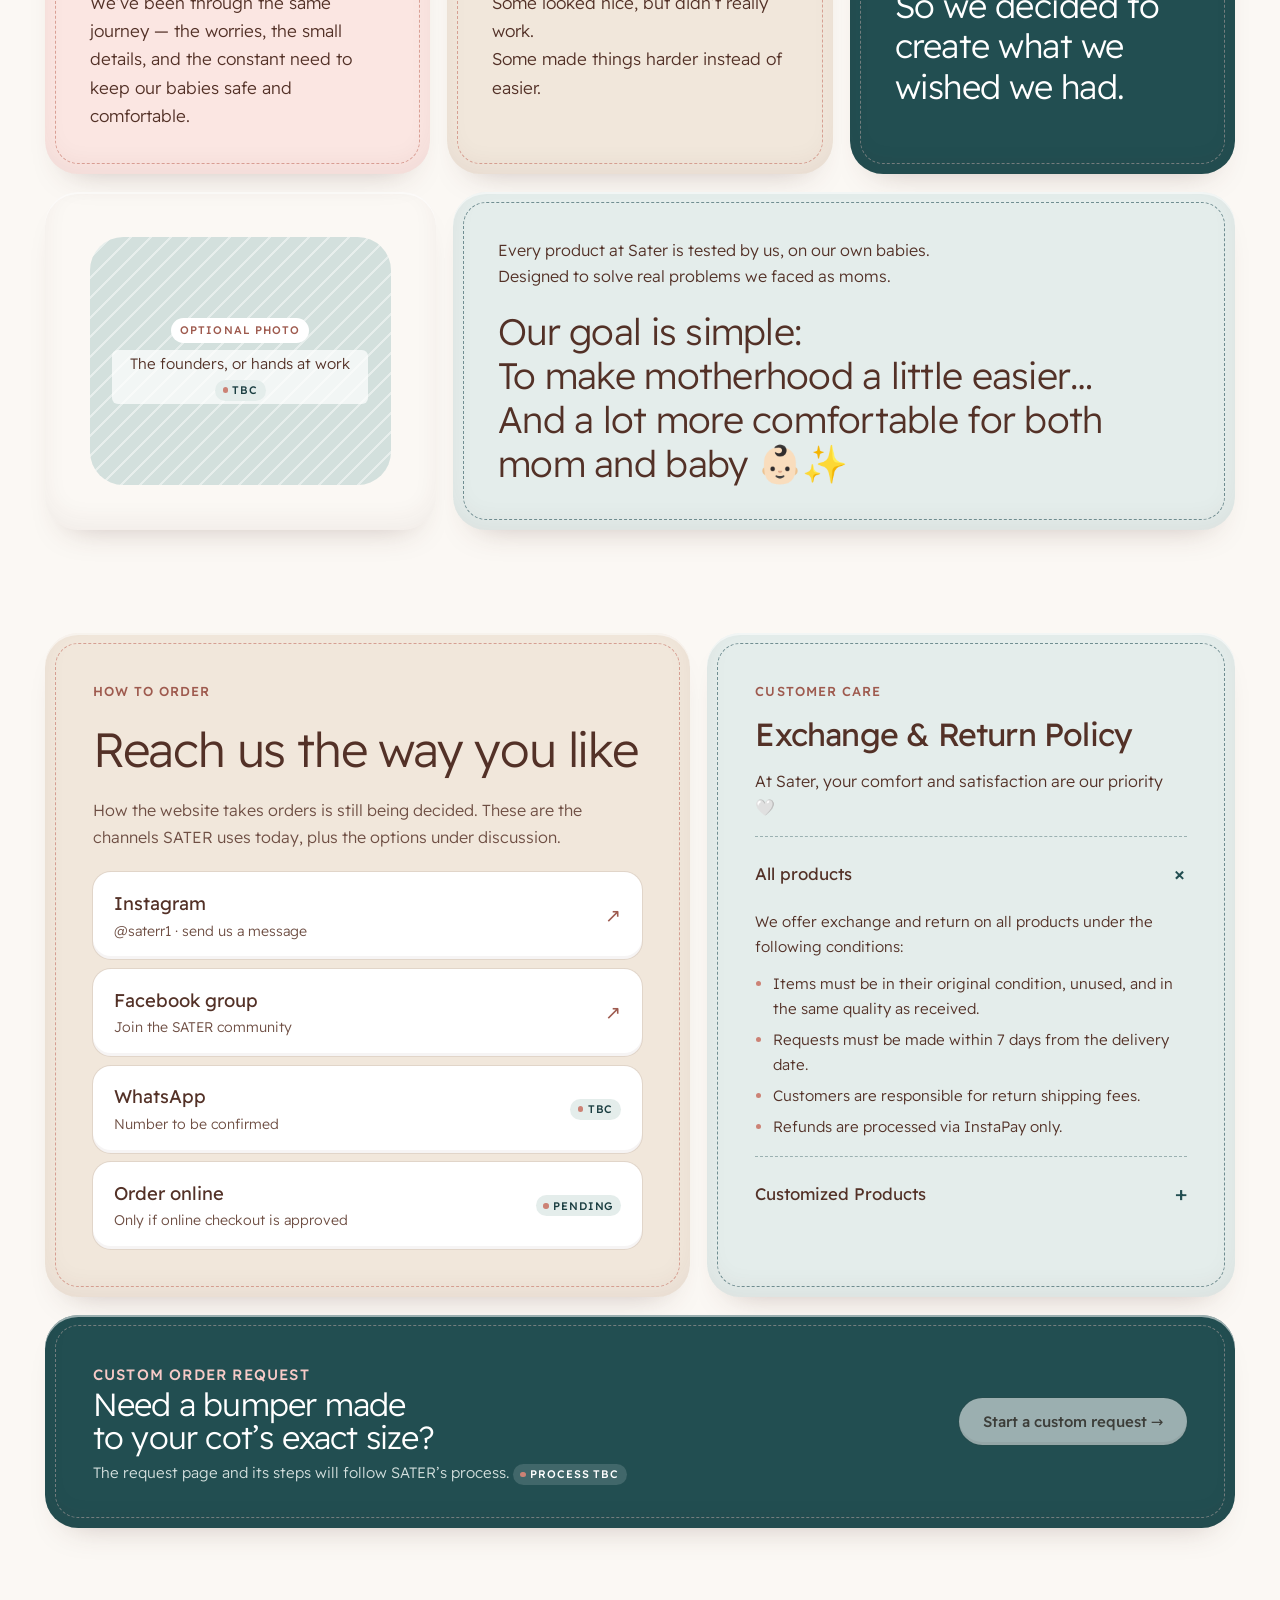
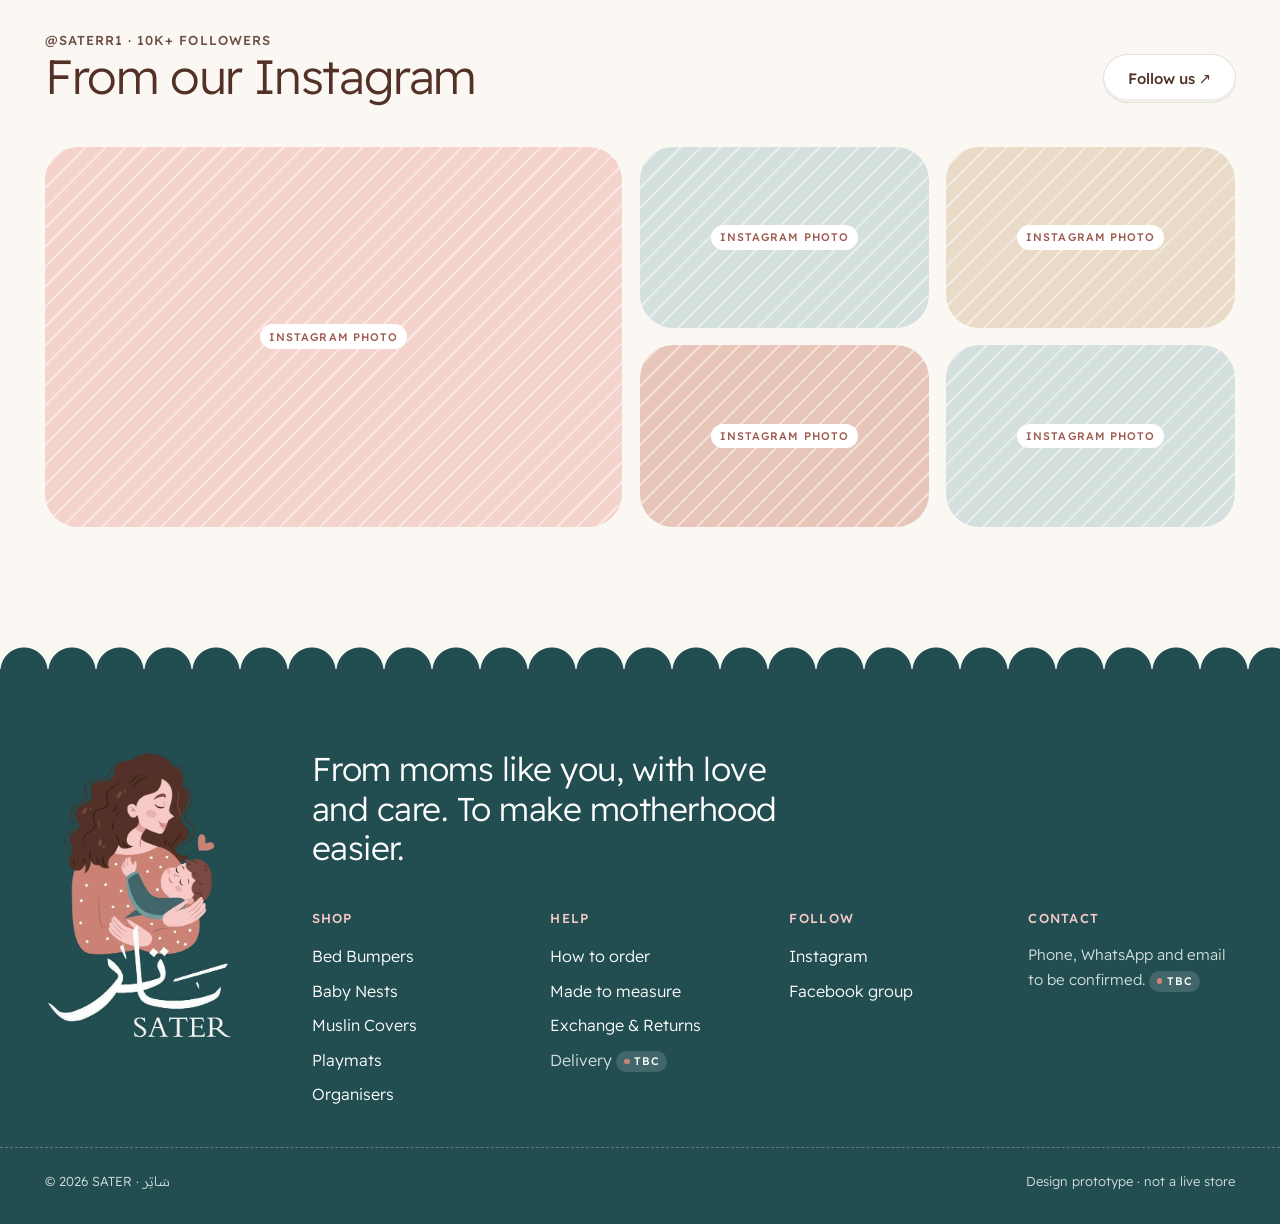
<file: v2-soft-seams/index.html>
<!doctype html>
<html lang="en">
<head>
<meta charset="utf-8">
<meta name="viewport" content="width=device-width, initial-scale=1, viewport-fit=cover">
<meta name="robots" content="noindex">
<link rel="icon" type="image/png" href="../favicon.png">
<title>SATER Soft Seams</title>
<link rel="preconnect" href="https://fonts.googleapis.com">
<link rel="preconnect" href="https://fonts.gstatic.com" crossorigin>
<link rel="stylesheet" href="https://fonts.googleapis.com/css2?family=Readex+Pro:wght@300;400;500;600&display=swap">
</head>
<body>
<style>
/* "Soft Seams" — quilted, padded panels with stitched seams, laid out as a bento; one bilingual rounded sans; measuring tape as the made-to-measure motif.
   Deliberately single-theme: the brand palette is the design, so every colour is set explicitly. */
:root {
  color-scheme: light;
  /* Sampled from the official logo */
  --teal: #224E51;
  --sleeve: #41666C;
  --brown: #533127;
  --terracotta: #CC8275;
  --blush: #F7CAC7;
  --white: #FFFFFF;
  /* Supporting tones for this version */
  --cotton: #FBF8F4;
  --muslin: #E4EDEB;
  --blush-soft: #FBE6E2;
  --sand: #F1E7DB;
  --teal-deep: #1A3D40;
  --brown-muted: #6E4E43;
  --terracotta-ink: #9E5A4E;
  --on-teal: #D3DFDD;

  --font: "Readex Pro", "Segoe UI", system-ui, sans-serif;

  --step--1: .8125rem;
  --step-0: 1rem;
  --step-1: 1.25rem;
  --step-2: clamp(1.5rem, 1.15rem + 1.2vw, 2rem);
  --step-3: clamp(2rem, 1.4rem + 2.4vw, 3rem);
  --step-4: clamp(2.5rem, 1.5rem + 4.2vw, 4.75rem);

  --gutter: clamp(16px, 3.5vw, 48px);
  --max: 1280px;
  --r: clamp(22px, 2.6vw, 36px);
  --ease: cubic-bezier(.22,.61,.36,1);
  --padded: inset 0 2px 0 rgba(255,255,255,.55), inset 0 -10px 24px rgba(83,49,39,.05), 0 18px 34px -24px rgba(83,49,39,.35);
}

*, *::before, *::after { box-sizing: border-box; }
html { scroll-behavior: smooth; scroll-padding-top: 96px; }
body { margin: 0; background: var(--cotton); color: var(--brown); font-family: var(--font); font-weight: 300; font-size: var(--step-0); line-height: 1.65; -webkit-font-smoothing: antialiased; }
img { max-width: 100%; display: block; }
main { overflow-x: clip; }
a { color: inherit; }
h1, h2, h3 { font-weight: 400; line-height: 1.05; margin: 0; letter-spacing: -0.025em; text-wrap: balance; }
p { margin: 0; }
strong { font-weight: 500; }
:focus-visible { outline: 2px solid var(--teal); outline-offset: 3px; border-radius: 6px; }
.wrap { width: 100%; max-width: var(--max); margin-inline: auto; padding-inline: var(--gutter); }
.label { font-size: var(--step--1); font-weight: 500; letter-spacing: .08em; text-transform: uppercase; color: var(--terracotta-ink); }
.on-dark .label { color: var(--blush); }

/* Unconfirmed marker — solid, so it never reads as a stitch */
.tbc { display: inline-flex; align-items: center; gap: .4em; font-size: .6875rem; font-weight: 500; letter-spacing: .08em; text-transform: uppercase; color: var(--teal-deep); background: var(--muslin); border-radius: 999px; padding: .2em .7em; vertical-align: middle; white-space: nowrap; line-height: 1.5; }
.tbc::before { content: ""; width: .5em; height: .5em; border-radius: 50%; background: var(--terracotta); }
.on-dark .tbc { background: rgba(255,255,255,.14); color: var(--white); }

/* Padded, stitched panel — the signature */
.panel { position: relative; border-radius: var(--r); box-shadow: var(--padded); isolation: isolate; }
.panel.stitch::after { content: ""; position: absolute; inset: 10px; border: 1.5px dashed var(--seam, var(--terracotta)); border-radius: calc(var(--r) - 10px); pointer-events: none; opacity: .7; z-index: 2; }
.bg-teal { background: var(--teal); color: var(--white); --seam: rgba(247,202,199,.55); }
.bg-blush { background: var(--blush-soft); }
.bg-muslin { background: var(--muslin); --seam: var(--sleeve); }
.bg-sand { background: var(--sand); }
.bg-white { background: var(--white); }

/* Buttons */
.btn { display: inline-flex; align-items: center; justify-content: center; gap: .6em; font: 500 .9375rem/1 var(--font); text-decoration: none; padding: 1.05em 1.6em; border-radius: 999px; border: 0; cursor: pointer; transition: transform .25s var(--ease), box-shadow .25s var(--ease), background-color .25s; }
.btn-teal { background: var(--teal); color: var(--white); box-shadow: inset 0 -3px 0 rgba(0,0,0,.18); }
.btn-teal:hover { background: var(--teal-deep); }
.btn-soft { background: var(--white); color: var(--brown); box-shadow: inset 0 -3px 0 rgba(83,49,39,.08), 0 0 0 1px rgba(83,49,39,.12); }
.btn-soft:hover { box-shadow: inset 0 -3px 0 rgba(83,49,39,.08), 0 0 0 1px var(--brown); }
.btn:active { transform: translateY(1px) scale(.99); }
.btn[aria-disabled="true"] { opacity: .55; cursor: not-allowed; }

/* Ribbon */
.ribbon { background: var(--teal-deep); color: var(--on-teal); font-size: var(--step--1); }
.ribbon .wrap { display: flex; flex-wrap: wrap; justify-content: space-between; gap: .25em 1em; padding-block: .55em; }
.ribbon strong { color: var(--white); }

/* Header: centred badge between two nav groups */
.site-header { position: sticky; top: env(safe-area-inset-top, 0px); z-index: 20; background: color-mix(in srgb, var(--cotton) 92%, transparent); backdrop-filter: blur(10px); }
.header-row { display: grid; grid-template-columns: 1fr auto 1fr; align-items: center; gap: 1rem; padding-block: .7rem; }
.nav-group { display: flex; gap: clamp(.9rem, 2vw, 1.8rem); list-style: none; margin: 0; padding: 0; align-items: center; }
.nav-group.right { justify-content: flex-end; }
.nav-group a { text-decoration: none; font-size: .9375rem; font-weight: 400; padding: .4em .2em; border-radius: 6px; }
.nav-group a:hover { color: var(--terracotta-ink); }
.nav-group .btn { padding: .8em 1.3em; font-size: .875rem; }
.brand { display: grid; justify-items: center; gap: .2rem; text-decoration: none; }
.badge { width: 58px; height: 58px; border-radius: 50%; background: var(--teal); display: grid; place-items: center; box-shadow: 0 0 0 4px var(--cotton), 0 0 0 5.5px rgba(204,130,117,.55); }
.badge img { height: 80%; width: auto; }
.brand-name { font-size: .75rem; font-weight: 500; letter-spacing: .38em; padding-inline-start: .38em; }
.menu-toggle { display: none; justify-self: end; background: var(--white); border: 0; width: 46px; height: 46px; border-radius: 50%; cursor: pointer; color: var(--brown); box-shadow: 0 0 0 1px rgba(83,49,39,.12); }
.menu-toggle svg { margin: auto; display: block; }
.drawer { display: none; }
@media (max-width: 960px) {
  .header-row { grid-template-columns: auto 1fr auto; }
  .nav-group { display: none; }
  .brand { grid-column: 1; grid-auto-flow: column; align-items: center; gap: .7rem; }
  .badge { width: 46px; height: 46px; box-shadow: none; }
  .brand-name { font-size: .9rem; }
  .menu-toggle { display: block; grid-column: 3; }
  .drawer { display: block; padding-bottom: 1rem; }
  .drawer[hidden] { display: none !important; }
  .drawer ul { list-style: none; margin: 0; padding: .5rem; display: grid; gap: .4rem; }
  .drawer li a { display: block; padding: 1rem 1.2rem; border-radius: 18px; background: var(--white); text-decoration: none; font-size: 1.15rem; font-weight: 400; }
  .drawer .btn { width: 100%; margin-top: .4rem; }
}

/* Hero bento */
.hero { padding-block: clamp(1rem, 2vw, 1.5rem) clamp(2rem, 4vw, 3rem); }
.bento { display: grid; grid-template-columns: repeat(12, minmax(0, 1fr)); grid-template-rows: auto auto; gap: clamp(.75rem, 1.4vw, 1.1rem); }
.b-logo { grid-column: 1 / 6; grid-row: 1 / 3; display: grid; place-items: center; padding: clamp(2.5rem, 5vw, 4rem) 1.5rem; min-height: 100%; }
.b-logo .logo-anim { width: min(64%, 300px); cursor: pointer; }
.b-intro { grid-column: 6 / 13; grid-row: 1; padding: clamp(1.8rem, 4vw, 3.4rem); display: grid; gap: 1.4rem; align-content: center; }
.b-intro h1 { font-size: var(--step-4); font-weight: 300; }
.b-intro h1 span { color: var(--terracotta-ink); font-weight: 400; }
.b-intro p.lede { font-size: 1.125rem; color: var(--brown-muted); max-width: 32rem; }
.ctas { display: flex; flex-wrap: wrap; gap: .7rem; }
.b-tested { grid-column: 6 / 9; grid-row: 2; padding: clamp(1.6rem, 3vw, 2.4rem); display: grid; gap: .8rem; align-content: space-between; }
.b-tested .big { font-size: clamp(1.4rem, 1.1rem + 1vw, 1.9rem); font-weight: 400; line-height: 1.15; letter-spacing: -.015em; }
.b-tested .small { font-size: .9375rem; color: var(--brown-muted); }
.b-photo { grid-column: 9 / 13; grid-row: 2; min-height: 260px; overflow: hidden; }

/* Photo placeholder */
.ph { position: relative; width: 100%; height: 100%; min-height: inherit; max-width: 100%; display: grid; place-items: center; text-align: center; padding: 1.2rem;
  background-color: var(--ph, var(--sand));
  background-image: repeating-linear-gradient(135deg, rgba(255,255,255,.45) 0 2px, transparent 2px 14px); }
.ph-in { display: grid; gap: .45rem; justify-items: center; max-width: 16rem; }
.ph-kind { font-size: .6875rem; font-weight: 500; letter-spacing: .1em; text-transform: uppercase; background: var(--white); color: var(--terracotta-ink); padding: .3em .8em; border-radius: 999px; }
.ph-what { font-size: .9375rem; color: var(--brown); background: rgba(255,255,255,.7); padding: .15em .6em; border-radius: 6px; }
.ph.t-blush { --ph: #F4D3CD; } .ph.t-muslin { --ph: #D3E0DD; } .ph.t-sand { --ph: #EADBC9; } .ph.t-clay { --ph: #E7C6B9; }

/* Measuring tape */
.tape { position: relative; overflow: hidden; background: var(--blush); border-block: 1px solid rgba(83,49,39,.12); }
.tape::before { content: ""; position: absolute; inset: 0 0 auto 0; height: 12px;
  background-image: repeating-linear-gradient(90deg, rgba(83,49,39,.55) 0 1px, transparent 1px 10px), repeating-linear-gradient(90deg, rgba(83,49,39,.7) 0 1.5px, transparent 1.5px 50px);
  background-size: auto 7px, auto 12px; background-repeat: repeat-x; }
.tape-track { display: flex; width: max-content; gap: 2.6rem; padding: 1.35rem 0 1rem; animation: tape 48s linear infinite; }
.tape:hover .tape-track { animation-play-state: paused; }
.tape-item { display: flex; align-items: baseline; gap: .8rem; white-space: nowrap; font-size: 1.15rem; font-weight: 400; }
.tape-item [lang="ar"] { color: var(--terracotta-ink); }
.tape-item::after { content: ""; width: 6px; height: 6px; border-radius: 50%; background: var(--teal); align-self: center; margin-inline-start: 1.8rem; }
@keyframes tape { to { transform: translateX(-50%); } }

/* Sections */
.section { padding-block: clamp(3.5rem, 8vw, 7rem); }
.sec-head { display: flex; flex-wrap: wrap; align-items: end; justify-content: space-between; gap: 1rem 2rem; margin-bottom: clamp(1.8rem, 4vw, 2.8rem); }
.sec-head h2 { font-size: var(--step-3); font-weight: 300; }
.sec-head p { color: var(--brown-muted); max-width: 32rem; }

/* Category rail */
.rail-ctrl { display: flex; gap: .5rem; }
.rail-ctrl button { width: 48px; height: 48px; border-radius: 50%; border: 0; background: var(--white); color: var(--brown); cursor: pointer; box-shadow: 0 0 0 1px rgba(83,49,39,.14); font-size: 1.1rem; transition: box-shadow .2s; }
.rail-ctrl button:hover { box-shadow: 0 0 0 1px var(--brown); }
.rail-ctrl button:disabled { opacity: .35; cursor: default; }
.rail { display: grid; grid-auto-flow: column; grid-auto-columns: clamp(240px, 26vw, 320px); gap: 1rem; overflow-x: auto; scroll-snap-type: x mandatory; --bleed: max(var(--gutter), calc((100vw - var(--max)) / 2 + var(--gutter))); padding: .5rem var(--bleed) 1.5rem; scroll-padding-inline: var(--bleed); margin-inline: calc(50% - 50vw); scrollbar-width: thin; scrollbar-color: var(--terracotta) transparent; }
.card { scroll-snap-align: start; text-decoration: none; display: grid; grid-template-rows: auto 1fr; padding: 12px; gap: .9rem; transition: transform .35s var(--ease); }
.card:hover { transform: translateY(-4px); }
.card .ph { aspect-ratio: 4 / 5; border-radius: calc(var(--r) - 12px); height: auto; }
.card-body { padding: .2rem .7rem .9rem; display: grid; gap: .3rem; }
.card-title { display: flex; justify-content: space-between; align-items: baseline; gap: .6rem; }
.card-title .en { font-size: 1.3rem; font-weight: 400; letter-spacing: -.01em; }
.card-title [lang="ar"] { color: var(--terracotta-ink); font-size: 1rem; }
.card-meta { font-size: .875rem; color: var(--brown-muted); }

/* Made to measure */
.mtm { display: grid; grid-template-columns: minmax(0, 1fr) minmax(0, 1fr); gap: clamp(.75rem, 1.4vw, 1.1rem); }
.mtm-diagram { padding: clamp(1.5rem, 4vw, 3rem); display: grid; gap: 1rem; align-content: center; }
.mtm-diagram svg { width: 100%; height: auto; max-width: 520px; margin-inline: auto; }
.mtm-diagram .cap { font-size: .875rem; color: var(--brown-muted); text-align: center; }
.mtm-info { padding: clamp(1.8rem, 4vw, 3.2rem); display: grid; gap: 1.3rem; align-content: start; }
.mtm-info h2 { font-size: var(--step-3); font-weight: 300; }
.price-row { display: flex; align-items: center; gap: .8rem; flex-wrap: wrap; }
.price { font-size: 1.6rem; font-weight: 400; font-variant-numeric: tabular-nums; }
.opt { border: 0; margin: 0; padding: 0; min-width: 0; }
.opt legend { font-size: var(--step--1); font-weight: 500; letter-spacing: .08em; text-transform: uppercase; padding: 0; margin-bottom: .7rem; display: flex; gap: .6rem; align-items: center; flex-wrap: wrap; }
.chips { display: flex; flex-wrap: wrap; gap: .5rem; }
.chip { font: 400 .9375rem/1 var(--font); min-height: 44px; padding: .8em 1.15em; border-radius: 14px; border: 0; background: var(--white); color: var(--brown); cursor: pointer; box-shadow: 0 0 0 1px rgba(83,49,39,.14), inset 0 -2px 0 rgba(83,49,39,.06); transition: box-shadow .2s, background-color .2s; }
.chip:hover { box-shadow: 0 0 0 1px var(--brown); }
.chip[aria-pressed="true"] { background: var(--teal); color: var(--white); box-shadow: 0 0 0 1px var(--teal), inset 0 -3px 0 rgba(0,0,0,.2); }
.mtm-note { font-size: .875rem; color: var(--brown-muted); padding-top: 1.1rem; border-top: 1.5px dashed rgba(204,130,117,.6); }

/* Story: the approved text in order, as a sequence of panels */
.story-open { text-align: center; display: grid; justify-items: center; gap: 1.2rem; margin-bottom: clamp(2rem, 5vw, 3.5rem); }
.story-open h2 { font-size: var(--step-2); font-weight: 400; }
.story-open .opening { font-size: var(--step-4); font-weight: 300; max-width: 16ch; line-height: 1.04; letter-spacing: -.03em; }
.story-grid { display: grid; grid-template-columns: repeat(3, minmax(0, 1fr)); gap: clamp(.75rem, 1.4vw, 1.1rem); }
.story-grid .panel { padding: clamp(1.8rem, 3.5vw, 2.8rem); display: grid; gap: 1rem; align-content: start; }
.story-grid .panel p { font-size: 1.0625rem; }
.story-grid .quote p { font-size: clamp(1.5rem, 1.15rem + 1.2vw, 2.1rem); font-weight: 300; line-height: 1.2; letter-spacing: -.015em; }
.story-grid .quote { align-content: center; }
.story-close { margin-top: clamp(.75rem, 1.4vw, 1.1rem); display: grid; grid-template-columns: minmax(0, 1fr) minmax(0, 2fr); gap: clamp(.75rem, 1.4vw, 1.1rem); }
.story-close .panel { padding: clamp(1.8rem, 3.5vw, 2.8rem); }
.story-close .goal { font-size: clamp(1.5rem, 1.1rem + 1.5vw, 2.4rem); font-weight: 300; line-height: 1.2; letter-spacing: -.02em; }
.story-close .ph { min-height: 220px; border-radius: var(--r); }

/* Order + policy */
.order-grid { display: grid; grid-template-columns: minmax(0, 1.1fr) minmax(0, .9fr); gap: clamp(.75rem, 1.4vw, 1.1rem); }
.order-panel { padding: clamp(1.8rem, 4vw, 3rem); display: grid; gap: 1.4rem; align-content: start; }
.order-panel h2 { font-size: var(--step-3); font-weight: 300; }
.channels { display: grid; gap: .6rem; }
.channel { display: grid; grid-template-columns: 1fr auto; align-items: center; gap: 1rem; padding: 1.05rem 1.3rem; border-radius: 18px; background: var(--white); text-decoration: none; box-shadow: 0 0 0 1px rgba(83,49,39,.1), inset 0 -3px 0 rgba(83,49,39,.05); transition: box-shadow .2s; min-width: 0; }
a.channel:hover { box-shadow: 0 0 0 1px var(--brown), inset 0 -3px 0 rgba(83,49,39,.05); }
.channel .name { font-size: 1.15rem; font-weight: 400; }
.channel .detail { font-size: .875rem; color: var(--brown-muted); display: block; overflow-wrap: anywhere; }
.channel .go { color: var(--terracotta-ink); font-size: 1.2rem; }
.policy-panel { padding: clamp(1.8rem, 4vw, 3rem); display: grid; gap: 1rem; align-content: start; }
.policy-panel h2 { font-size: var(--step-2); font-weight: 400; }
.policy-panel details { border-top: 1.5px dashed rgba(65,102,108,.45); padding-top: .9rem; }
.policy-panel summary { min-height: 44px; align-items: center; cursor: pointer; font-weight: 400; font-size: 1.05rem; list-style: none; display: flex; justify-content: space-between; gap: 1rem; }
.policy-panel summary::-webkit-details-marker { display: none; }
.policy-panel summary::after { content: "+"; font-size: 1.3rem; line-height: 1; color: var(--teal); transition: transform .25s var(--ease); }
.policy-panel details[open] summary::after { transform: rotate(45deg); }
.policy-panel .pol { display: grid; gap: .8rem; padding-top: .9rem; font-size: .9375rem; }
.policy-panel ul { margin: 0; padding-inline-start: 1.1rem; display: grid; gap: .4rem; }
.policy-panel li::marker { color: var(--terracotta); }
.custom-cta { grid-column: 1 / -1; padding: clamp(1.8rem, 4vw, 2.6rem) clamp(1.8rem, 4vw, 3rem); display: flex; flex-wrap: wrap; align-items: center; justify-content: space-between; gap: 1.2rem 2rem; }
.custom-cta h3 { font-size: var(--step-2); font-weight: 300; max-width: 24ch; }
.custom-cta p { color: var(--on-teal); font-size: .9375rem; margin-top: .4rem; }

/* Instagram bento */
.ig { display: grid; grid-template-columns: 2fr 1fr 1fr; grid-template-rows: 1fr 1fr; gap: clamp(.75rem, 1.4vw, 1.1rem); }
.ig a { border-radius: var(--r); overflow: hidden; text-decoration: none; min-height: 180px; display: block; transition: transform .35s var(--ease); }
.ig a:hover { transform: scale(.985); }
.ig a:first-child { grid-row: 1 / 3; min-height: 380px; }

/* Footer with a scalloped, pillow-like top edge */
.site-footer { position: relative; background: var(--teal); color: var(--on-teal); margin-top: 40px; }
.site-footer::before { content: ""; position: absolute; left: 0; right: 0; top: -22px; height: 23px; background: radial-gradient(circle at 24px 24px, var(--teal) 23px, transparent 24px) 0 0 / 48px 24px repeat-x; }
.foot { display: grid; grid-template-columns: auto minmax(0, 1fr); gap: clamp(2rem, 6vw, 5rem); padding-block: clamp(3.5rem, 7vw, 5rem) 2.5rem; align-items: start; }
.foot .logo-anim { width: clamp(130px, 15vw, 190px); }
.foot-main { display: grid; gap: 2.5rem; }
.foot-main .tag { font-size: clamp(1.4rem, 1.1rem + 1.2vw, 2.1rem); font-weight: 300; color: var(--white); line-height: 1.2; letter-spacing: -.015em; max-width: 24ch; }
.foot-cols { display: grid; grid-template-columns: repeat(4, minmax(0, 1fr)); gap: 2rem; }
.foot-cols h4 { margin: 0 0 .9rem; font-size: var(--step--1); font-weight: 500; letter-spacing: .1em; text-transform: uppercase; color: var(--blush); }
.foot-cols ul { list-style: none; margin: 0; padding: 0; display: grid; gap: .5rem; }
.foot-cols a { color: var(--white); text-decoration: none; }
.foot-cols a:hover { text-decoration: underline; text-decoration-color: var(--terracotta); text-underline-offset: 4px; }
.foot-cols p { font-size: .9375rem; }
.foot-base { border-top: 1.5px dashed rgba(247,202,199,.35); padding-block: 1.4rem 2rem; display: flex; flex-wrap: wrap; justify-content: space-between; gap: .5rem 2rem; font-size: var(--step--1); }

/* Animated logo: the official artwork, separated into four layers that reassemble exactly */
.logo-anim { display: grid; aspect-ratio: 516 / 792; max-width: 100%; }
.logo-anim img { grid-area: 1 / 1; width: 100%; height: auto; }
.logo-anim .l-heart { transform-origin: 85% 32%; }
.logo-anim.play .l-art { animation: la-art 1.3s var(--ease) both; }
.logo-anim.play .l-heart { animation: la-heart-in .7s 1s cubic-bezier(.34,1.56,.64,1) both, la-beat 1.5s 1.9s ease-in-out 2; }
.logo-anim.play .l-ar { animation: la-write 1.2s .75s cubic-bezier(.45,.05,.35,1) both; }
.logo-anim.play .l-word { animation: la-word 1s 1.65s var(--ease) both; }
@keyframes la-art { from { opacity: 0; transform: translateY(16px) scale(.97); } to { opacity: 1; transform: none; } }
@keyframes la-heart-in { from { opacity: 0; transform: scale(0); } to { opacity: 1; transform: scale(1); } }
@keyframes la-beat { 0%, 60%, 100% { transform: scale(1); } 15% { transform: scale(1.18); } 30% { transform: scale(1); } 45% { transform: scale(1.1); } }
@keyframes la-write { from { clip-path: inset(0 0 0 100%); } to { clip-path: inset(0 0 0 0); } } /* right to left, as Arabic is written */
@keyframes la-word { from { opacity: 0; transform: translateY(8px); filter: blur(3px); } to { opacity: 1; transform: none; filter: none; } }

/* Hero panels settle in */
@keyframes settle { from { opacity: 0; transform: translateY(12px) scale(.985); } to { opacity: 1; transform: none; } }
.bento > * { animation: settle .9s var(--ease) both; }
.bento > :nth-child(2) { animation-delay: .08s; } .bento > :nth-child(3) { animation-delay: .16s; } .bento > :nth-child(4) { animation-delay: .24s; }

@media (prefers-reduced-motion: reduce) {
  html { scroll-behavior: auto; }
  *, *::before, *::after { animation: none !important; transition: none !important; }
}

@media (max-width: 960px) {
  .b-intro { grid-column: 1 / -1; grid-row: auto; }
  .b-logo { grid-column: 1 / 7; grid-row: auto; padding: 2rem 1rem; }
  .b-logo .logo-anim { width: min(78%, 220px); }
  .b-tested { grid-column: 7 / 13; grid-row: auto; }
  .b-photo { grid-column: 1 / -1; grid-row: auto; min-height: 240px; }
  .mtm, .order-grid { grid-template-columns: 1fr; }
  .story-grid { grid-template-columns: 1fr 1fr; }
  .story-grid .quote { grid-column: 1 / -1; }
  .story-close { grid-template-columns: 1fr; }
  .story-close .ph { order: 2; }
  .foot { grid-template-columns: 1fr; }
  .foot-cols { grid-template-columns: repeat(2, minmax(0, 1fr)); }
}
@media (max-width: 600px) {
  .ribbon .hide-sm { display: none; }
  .b-logo, .b-tested { grid-column: 1 / -1; }
  .b-logo .logo-anim { width: min(56%, 200px); }
  .ctas .btn { flex: 1 1 100%; }
  .story-grid { grid-template-columns: 1fr; }
  .ig { grid-template-columns: 1fr 1fr; grid-template-rows: auto; }
  .ig a:first-child { grid-column: 1 / -1; grid-row: auto; min-height: 260px; }
  .ig a { min-height: 150px; }
  .ig a:nth-child(n+4) { display: none; }
  .channel { padding: 1rem; }
  .rail-ctrl { display: none; }
}
</style>

<div class="ribbon" role="note">
  <div class="wrap">
    <span><strong>Design prototype</strong> · Homepage · Version B · “Soft Seams”</span>
    <span class="hide-sm">Items marked <span class="tbc">TBC</span> are placeholders awaiting confirmation</span>
  </div>
</div>

<header class="site-header" id="top">
  <div class="wrap header-row">
    <ul class="nav-group">
      <li><a href="#shop">Shop</a></li>
      <li><a href="#measure">Made to measure</a></li>
      <li><a href="#story">Our Story</a></li>
    </ul>
    <a class="brand" href="#top" aria-label="SATER home">
      <span class="badge" aria-hidden="true"><img src="assets/logo/badge-160.webp" alt="" width="104" height="160"></span>
      <span class="brand-name">SATER</span>
    </a>
    <ul class="nav-group right">
      <li><a href="#returns">Returns</a></li>
      <li><a href="#order">Contact</a></li>
      <li><a class="btn btn-teal" href="#order">How to order</a></li>
    </ul>
    <button class="menu-toggle" type="button" aria-expanded="false" aria-controls="drawer" aria-label="Open menu">
      <svg width="22" height="22" viewBox="0 0 22 22" fill="none" stroke="currentColor" stroke-width="1.6" stroke-linecap="round" aria-hidden="true"><path d="M3 8h16M3 14h16"/></svg>
    </button>
  </div>
  <div class="drawer wrap" id="drawer" hidden>
    <ul>
      <li><a href="#shop">Shop</a></li>
      <li><a href="#measure">Made to measure</a></li>
      <li><a href="#story">Our Story</a></li>
      <li><a href="#returns">Exchange &amp; Returns</a></li>
      <li><a href="#order">Contact</a></li>
    </ul>
    <a class="btn btn-teal" href="#order">How to order</a>
  </div>
</header>

<main>
  <!-- HERO BENTO -->
  <section class="hero" aria-labelledby="hero-title">
    <div class="wrap bento">
      <div class="panel stitch bg-blush b-intro">
        <p class="label">Baby essentials · made by mothers</p>
        <h1 id="hero-title">Motherhood, made <span>a little easier.</span></h1>
        <p class="lede">From moms like you, with love and care. SATER makes the things we wished we had for our own babies.</p>
        <div class="ctas">
          <a class="btn btn-teal" href="#shop">Shop the collection →</a>
          <a class="btn btn-soft" href="#story">Our story</a>
        </div>
      </div>
      <div class="panel stitch bg-teal b-logo">
        <div class="logo-anim" id="hero-logo" data-autoplay tabindex="0" role="img" aria-label="SATER logo: a mother holding her sleeping baby, with the Arabic and English wordmark" title="Play logo animation">
          <img class="l-art" src="assets/logo/art.webp" alt="" width="516" height="792">
          <img class="l-heart" src="assets/logo/heart.webp" alt="" width="516" height="792">
          <img class="l-ar" src="assets/logo/arabic.webp" alt="" width="516" height="792">
          <img class="l-word" src="assets/logo/wordmark.webp" alt="" width="516" height="792">
        </div>
      </div>
      <div class="panel stitch bg-muslin b-tested">
        <p class="big">Tested by us, on our own babies.</p>
        <p class="small">Designed to solve real problems we faced as moms.</p>
      </div>
      <div class="panel b-photo">
        <div class="ph t-clay"><div class="ph-in"><span class="ph-kind">Photo placeholder</span><span class="ph-what">SATER bed bumper in a cot</span></div></div>
      </div>
    </div>
  </section>

  <!-- MEASURING TAPE -->
  <div class="tape" aria-hidden="true">
    <div class="tape-track">
      <span class="tape-item">Bed Bumpers <span lang="ar">جوانب</span></span>
      <span class="tape-item">Baby Nests <span lang="ar">نيست</span></span>
      <span class="tape-item">Muslin Covers</span>
      <span class="tape-item">Playmats <span lang="ar">بلاي مات</span></span>
      <span class="tape-item">Organisers <span lang="ar">منظمات</span></span>
      <span class="tape-item">Made to measure</span>
      <span class="tape-item">Bed Bumpers <span lang="ar">جوانب</span></span>
      <span class="tape-item">Baby Nests <span lang="ar">نيست</span></span>
      <span class="tape-item">Muslin Covers</span>
      <span class="tape-item">Playmats <span lang="ar">بلاي مات</span></span>
      <span class="tape-item">Organisers <span lang="ar">منظمات</span></span>
      <span class="tape-item">Made to measure</span>
    </div>
  </div>

  <!-- CATEGORY RAIL -->
  <section class="section" id="shop" aria-labelledby="shop-title">
    <div class="wrap">
      <div class="sec-head">
        <div>
          <p class="label">The collection</p>
          <h2 id="shop-title">Shop by category</h2>
        </div>
        <div class="rail-ctrl">
          <button type="button" data-rail="-1" aria-label="Previous categories">←</button>
          <button type="button" data-rail="1" aria-label="Next categories">→</button>
        </div>
      </div>
      <div class="rail" id="rail" tabindex="0" role="region" aria-label="Product categories">
        <a class="card panel stitch bg-white" href="#measure">
          <div class="ph t-blush"><div class="ph-in"><span class="ph-kind">Photo</span><span class="ph-what">Bed bumper</span></div></div>
          <div class="card-body"><div class="card-title"><span class="en">Bed Bumpers</span><span lang="ar">جوانب</span></div><span class="card-meta">4 styles · made to measure</span></div>
        </a>
        <a class="card panel stitch bg-white" href="#shop">
          <div class="ph t-sand"><div class="ph-in"><span class="ph-kind">Photo</span><span class="ph-what">Oval nest</span></div></div>
          <div class="card-body"><div class="card-title"><span class="en">Oval Nest</span><span lang="ar">نيست بيضاوي</span></div><span class="card-meta">Details <span class="tbc">TBC</span></span></div>
        </a>
        <a class="card panel stitch bg-white" href="#shop">
          <div class="ph t-muslin"><div class="ph-in"><span class="ph-kind">Photo</span><span class="ph-what">Round nest</span></div></div>
          <div class="card-body"><div class="card-title"><span class="en">Round Nest</span><span lang="ar">نيست دائري</span></div><span class="card-meta">Details <span class="tbc">TBC</span></span></div>
        </a>
        <a class="card panel stitch bg-white" href="#shop">
          <div class="ph t-muslin"><div class="ph-in"><span class="ph-kind">Photo</span><span class="ph-what">Muslin cover</span></div></div>
          <div class="card-body"><div class="card-title"><span class="en">Muslin Covers</span></div><span class="card-meta">Details <span class="tbc">TBC</span></span></div>
        </a>
        <a class="card panel stitch bg-white" href="#shop">
          <div class="ph t-clay"><div class="ph-in"><span class="ph-kind">Photo</span><span class="ph-what">Playmat</span></div></div>
          <div class="card-body"><div class="card-title"><span class="en">Playmats</span><span lang="ar">بلاي مات</span></div><span class="card-meta">Details <span class="tbc">TBC</span></span></div>
        </a>
        <a class="card panel stitch bg-white" href="#shop">
          <div class="ph t-sand"><div class="ph-in"><span class="ph-kind">Photo</span><span class="ph-what">Organiser</span></div></div>
          <div class="card-body"><div class="card-title"><span class="en">Organisers</span><span lang="ar">منظمات</span></div><span class="card-meta">Details <span class="tbc">TBC</span></span></div>
        </a>
        <a class="card panel stitch bg-white" href="#shop">
          <div class="ph t-blush"><div class="ph-in"><span class="ph-kind">Photo</span><span class="ph-what">Category to confirm</span></div></div>
          <div class="card-body"><div class="card-title"><span class="en" lang="ar">بورط</span></div><span class="card-meta">English name <span class="tbc">TBC</span></span></div>
        </a>
      </div>
    </div>
  </section>

  <!-- MADE TO MEASURE / FEATURED -->
  <section class="section" id="measure" aria-labelledby="measure-title" style="padding-top:0">
    <div class="wrap mtm">
      <div class="panel stitch bg-muslin mtm-diagram">
        <svg viewBox="0 0 520 400" role="img" aria-labelledby="cot-t">
          <title id="cot-t">Top view of a cot with a bumper around its inside edge, showing the length and width you would measure</title>
          <rect x="70" y="70" width="380" height="240" rx="10" fill="#FFFFFF" stroke="#41666C" stroke-width="2"/>
          <g stroke="#41666C" stroke-width="1.4" opacity=".55">
            <line x1="110" y1="70" x2="110" y2="310"/><line x1="150" y1="70" x2="150" y2="310"/><line x1="190" y1="70" x2="190" y2="310"/><line x1="230" y1="70" x2="230" y2="310"/><line x1="270" y1="70" x2="270" y2="310"/><line x1="310" y1="70" x2="310" y2="310"/><line x1="350" y1="70" x2="350" y2="310"/><line x1="410" y1="70" x2="410" y2="310"/>
          </g>
          <rect x="84" y="84" width="352" height="212" rx="8" fill="none" stroke="#CC8275" stroke-width="16" stroke-linejoin="round" opacity=".9"/>
          <rect x="84" y="84" width="352" height="212" rx="8" fill="none" stroke="#FFFFFF" stroke-width="1.5" stroke-dasharray="6 6"/>
          <rect x="100" y="100" width="320" height="180" rx="6" fill="#FBE6E2"/>
          <g fill="none" stroke="#533127" stroke-width="1.5">
            <path d="M70 352 H450"/><path d="M70 344 v16 M450 344 v16"/>
            <path d="M482 70 V310"/><path d="M474 70 h16 M474 310 h16"/>
          </g>
          <text x="260" y="380" text-anchor="middle" font-family="Readex Pro, sans-serif" font-size="15" fill="#533127">Length · your measurement</text>
          <text x="506" y="190" text-anchor="middle" font-family="Readex Pro, sans-serif" font-size="15" fill="#533127" transform="rotate(90 506 190)">Width</text>
          <text x="260" y="196" text-anchor="middle" font-family="Readex Pro, sans-serif" font-size="15" fill="#6E4E43">Mattress</text>
          <text x="260" y="50" text-anchor="middle" font-family="Readex Pro, sans-serif" font-size="13" fill="#9E5A4E" letter-spacing="1.5">BUMPER</text>
        </svg>
        <p class="cap">Illustration only. The measuring guide and which sizes we ask for <span class="tbc">TBC</span></p>
      </div>
      <div class="panel stitch bg-white mtm-info">
        <p class="label">Featured · Made to measure</p>
        <h2 id="measure-title">A bed bumper, made for your cot</h2>
        <div class="price-row"><span class="price">EGP —</span><span class="tbc">Price TBC</span></div>
        <fieldset class="opt">
          <legend>Style <span class="tbc">Options TBC</span></legend>
          <div class="chips" role="group" aria-label="Style">
            <button type="button" class="chip" aria-pressed="true">Sponge <span lang="ar">سفنج</span></button>
            <button type="button" class="chip" aria-pressed="false">Polygonal <span lang="ar">مضلعة</span></button>
            <button type="button" class="chip" aria-pressed="false">Bubbles <span lang="ar">بابلز</span></button>
            <button type="button" class="chip" aria-pressed="false">Braided <span lang="ar">ضفيرة</span></button>
          </div>
        </fieldset>
        <fieldset class="opt">
          <legend>Colour / fabric <span class="tbc">TBC</span></legend>
          <div class="chips" role="group" aria-label="Colour">
            <button type="button" class="chip" aria-pressed="true">Option A</button>
            <button type="button" class="chip" aria-pressed="false">Option B</button>
            <button type="button" class="chip" aria-pressed="false">Option C</button>
          </div>
        </fieldset>
        <div class="ctas">
          <a class="btn btn-teal" href="#order">Request this bumper →</a>
          <a class="btn btn-soft" href="#order">Ask a question</a>
        </div>
        <p class="mtm-note">Customized and made-to-measure items are non-refundable and non-exchangeable, except for a manufacturing defect, a mistake in the size, or a fault in the product itself. <a href="#returns">Read the policy</a></p>
      </div>
    </div>
  </section>

  <!-- OUR STORY (approved copy, verbatim, in order) -->
  <section class="section" id="story" aria-labelledby="story-title" style="padding-top:0">
    <div class="wrap">
      <div class="story-open">
        <h2 id="story-title">Our Story 🤍</h2>
        <p class="opening">Sater started from a real experience… not just an idea.</p>
      </div>
      <div class="story-grid">
        <div class="panel stitch bg-blush">
          <p>We are mothers first.<br>We’ve been through the same journey — the worries, the small details, and the constant need to keep our babies safe and comfortable.</p>
        </div>
        <div class="panel stitch bg-sand">
          <p>We tried so many products…<br>Some looked nice, but didn’t really work.<br>Some made things harder instead of easier.</p>
        </div>
        <div class="panel stitch bg-teal quote on-dark">
          <p>So we decided to create what we wished we had.</p>
        </div>
      </div>
      <div class="story-close">
        <div class="panel"><div class="ph t-muslin"><div class="ph-in"><span class="ph-kind">Optional photo</span><span class="ph-what">The founders, or hands at work <span class="tbc">TBC</span></span></div></div></div>
        <div class="panel stitch bg-muslin" style="display:grid;gap:1.2rem;align-content:center">
          <p>Every product at Sater is tested by us, on our own babies.<br>Designed to solve real problems we faced as moms.</p>
          <p class="goal">Our goal is simple:<br>To make motherhood a little easier…<br>And a lot more comfortable for both mom and baby 👶🏻✨</p>
        </div>
      </div>
    </div>
  </section>

  <!-- ORDER + POLICY -->
  <section class="section" id="order" aria-labelledby="order-title" style="padding-top:0">
    <div class="wrap order-grid">
      <div class="panel stitch bg-sand order-panel">
        <p class="label">How to order</p>
        <h2 id="order-title">Reach us the way you like</h2>
        <p style="color:var(--brown-muted)">How the website takes orders is still being decided. These are the channels SATER uses today, plus the options under discussion.</p>
        <div class="channels">
          <a class="channel" href="https://www.instagram.com/saterr1/" target="_blank" rel="noopener"><span><span class="name">Instagram</span><span class="detail">@saterr1 · send us a message</span></span><span class="go" aria-hidden="true">↗</span></a>
          <a class="channel" href="https://www.facebook.com/share/g/1B5JW78XBk" target="_blank" rel="noopener"><span><span class="name">Facebook group</span><span class="detail">Join the SATER community</span></span><span class="go" aria-hidden="true">↗</span></a>
          <div class="channel"><span><span class="name">WhatsApp</span><span class="detail">Number to be confirmed</span></span><span class="tbc">TBC</span></div>
          <div class="channel"><span><span class="name">Order online</span><span class="detail">Only if online checkout is approved</span></span><span class="tbc">Pending</span></div>
        </div>
      </div>

      <div class="panel stitch bg-muslin policy-panel" id="returns">
        <p class="label">Customer care</p>
        <h2>Exchange &amp; Return Policy</h2>
        <p>At Sater, your comfort and satisfaction are our priority 🤍</p>
        <details open>
          <summary>All products</summary>
          <div class="pol">
            <p>We offer exchange and return on all products under the following conditions:</p>
            <ul>
              <li>Items must be in their original condition, unused, and in the same quality as received.</li>
              <li>Requests must be made within 7 days from the delivery date.</li>
              <li>Customers are responsible for return shipping fees.</li>
              <li>Refunds are processed via InstaPay only.</li>
            </ul>
          </div>
        </details>
        <details>
          <summary>Customized Products</summary>
          <div class="pol">
            <p>Please note that all customized or made-to-measure items (including bed bumpers or any products made in specific sizes) are non-refundable and non-exchangeable.</p>
            <p>However, exceptions apply only in the following cases:</p>
            <ul>
              <li>If the product has a manufacturing defect.</li>
              <li>If there is a mistake in the size.</li>
              <li>If there is any fault in the product itself.</li>
            </ul>
            <p>In these cases only, we will offer an exchange or return for the customized item.</p>
          </div>
        </details>
      </div>

      <div class="panel stitch bg-teal custom-cta on-dark">
        <div>
          <p class="label">Custom order request</p>
          <h3>Need a bumper made to your cot’s exact size?</h3>
          <p>The request page and its steps will follow SATER’s process. <span class="tbc">Process TBC</span></p>
        </div>
        <a class="btn btn-soft" href="#order" aria-disabled="true" title="Custom order page comes in a later stage">Start a custom request →</a>
      </div>
    </div>
  </section>

  <!-- INSTAGRAM -->
  <section class="section" aria-labelledby="ig-title" style="padding-top:0">
    <div class="wrap">
      <div class="sec-head">
        <div>
          <p class="label">@saterr1 · 10K+ followers</p>
          <h2 id="ig-title">From our Instagram</h2>
        </div>
        <a class="btn btn-soft" href="https://www.instagram.com/saterr1/" target="_blank" rel="noopener">Follow us ↗</a>
      </div>
      <div class="ig">
        <a href="https://www.instagram.com/saterr1/" target="_blank" rel="noopener" aria-label="View on Instagram"><div class="ph t-blush"><div class="ph-in"><span class="ph-kind">Instagram photo</span></div></div></a>
        <a href="https://www.instagram.com/saterr1/" target="_blank" rel="noopener" aria-label="View on Instagram"><div class="ph t-muslin"><div class="ph-in"><span class="ph-kind">Instagram photo</span></div></div></a>
        <a href="https://www.instagram.com/saterr1/" target="_blank" rel="noopener" aria-label="View on Instagram"><div class="ph t-sand"><div class="ph-in"><span class="ph-kind">Instagram photo</span></div></div></a>
        <a href="https://www.instagram.com/saterr1/" target="_blank" rel="noopener" aria-label="View on Instagram"><div class="ph t-clay"><div class="ph-in"><span class="ph-kind">Instagram photo</span></div></div></a>
        <a href="https://www.instagram.com/saterr1/" target="_blank" rel="noopener" aria-label="View on Instagram"><div class="ph t-muslin"><div class="ph-in"><span class="ph-kind">Instagram photo</span></div></div></a>
      </div>
    </div>
  </section>
</main>

<footer class="site-footer on-dark">
  <div class="wrap foot">
    <div class="logo-anim" id="footer-logo" data-inview role="img" aria-label="SATER logo: a mother holding her sleeping baby, with the Arabic and English wordmark">
      <img class="l-art" src="assets/logo/art.webp" alt="" width="516" height="792" loading="lazy">
      <img class="l-heart" src="assets/logo/heart.webp" alt="" width="516" height="792" loading="lazy">
      <img class="l-ar" src="assets/logo/arabic.webp" alt="" width="516" height="792" loading="lazy">
      <img class="l-word" src="assets/logo/wordmark.webp" alt="" width="516" height="792" loading="lazy">
    </div>
    <div class="foot-main">
      <p class="tag">From moms like you, with love and care. To make motherhood easier.</p>
      <div class="foot-cols">
        <div>
          <h4>Shop</h4>
          <ul><li><a href="#shop">Bed Bumpers</a></li><li><a href="#shop">Baby Nests</a></li><li><a href="#shop">Muslin Covers</a></li><li><a href="#shop">Playmats</a></li><li><a href="#shop">Organisers</a></li></ul>
        </div>
        <div>
          <h4>Help</h4>
          <ul><li><a href="#order">How to order</a></li><li><a href="#measure">Made to measure</a></li><li><a href="#returns">Exchange &amp; Returns</a></li><li>Delivery <span class="tbc">TBC</span></li></ul>
        </div>
        <div>
          <h4>Follow</h4>
          <ul><li><a href="https://www.instagram.com/saterr1/" target="_blank" rel="noopener">Instagram</a></li><li><a href="https://www.facebook.com/share/g/1B5JW78XBk" target="_blank" rel="noopener">Facebook group</a></li></ul>
        </div>
        <div>
          <h4>Contact</h4>
          <p>Phone, WhatsApp and email to be confirmed. <span class="tbc">TBC</span></p>
        </div>
      </div>
    </div>
  </div>
  <div class="wrap foot-base">
    <span>© 2026 SATER · <span lang="ar">سَاتِر</span></span>
    <span>Design prototype · not a live store</span>
  </div>
</footer>

<script>
(() => {
  // Mobile menu
  const toggle = document.querySelector('.menu-toggle');
  const drawer = document.getElementById('drawer');
  const setMenu = open => { drawer.hidden = !open; toggle.setAttribute('aria-expanded', String(open)); toggle.setAttribute('aria-label', open ? 'Close menu' : 'Open menu'); };
  toggle.addEventListener('click', () => setMenu(drawer.hidden));
  drawer.addEventListener('click', e => { if (e.target.closest('a')) setMenu(false); });
  document.addEventListener('keydown', e => { if (e.key === 'Escape' && !drawer.hidden) { setMenu(false); toggle.focus(); } });

  // Category rail arrows
  const rail = document.getElementById('rail');
  const btns = document.querySelectorAll('[data-rail]');
  const step = () => (rail.querySelector('.card')?.offsetWidth || 300) + 16;
  btns.forEach(b => b.addEventListener('click', () => rail.scrollBy({ left: step() * Number(b.dataset.rail), behavior: 'smooth' })));
  const sync = () => {
    btns[0].disabled = rail.scrollLeft < 4;
    btns[1].disabled = rail.scrollLeft + rail.clientWidth > rail.scrollWidth - 4;
  };
  rail.addEventListener('scroll', sync, { passive: true }); window.addEventListener('resize', sync); sync();

  // Option chips: single choice per group
  document.querySelectorAll('.chips').forEach(group => group.addEventListener('click', e => {
    const chip = e.target.closest('.chip'); if (!chip) return;
    group.querySelectorAll('.chip').forEach(c => c.setAttribute('aria-pressed', String(c === chip)));
  }));

  // Opening a link to the policy opens its panels
  document.querySelectorAll('a[href="#returns"]').forEach(a => a.addEventListener('click', () => {
    document.querySelectorAll('#returns details').forEach(d => d.open = true);
  }));

  // Logo animation: plays on load (hero) and when scrolled into view (footer); off for reduced motion
  const calm = window.matchMedia('(prefers-reduced-motion: reduce)').matches;
  const play = el => { el.classList.remove('play'); void el.offsetWidth; el.classList.add('play'); };
  if (!calm) {
    document.querySelectorAll('.logo-anim[data-autoplay]').forEach(el => {
      play(el);
      el.addEventListener('click', () => play(el));
      el.addEventListener('keydown', e => { if (e.key === 'Enter' || e.key === ' ') { e.preventDefault(); play(el); } });
    });
    if ('IntersectionObserver' in window) {
      const io = new IntersectionObserver(entries => entries.forEach(en => {
        if (en.isIntersecting) { play(en.target); io.unobserve(en.target); }
      }), { threshold: 0.05 });
      document.querySelectorAll('.logo-anim[data-inview]').forEach(el => { io.observe(el); el.addEventListener('mouseenter', () => play(el)); });
    }
  }

  document.querySelectorAll('[aria-disabled="true"]').forEach(el => el.addEventListener('click', e => e.preventDefault()));
})();
</script>

</body>
</html>
</file>
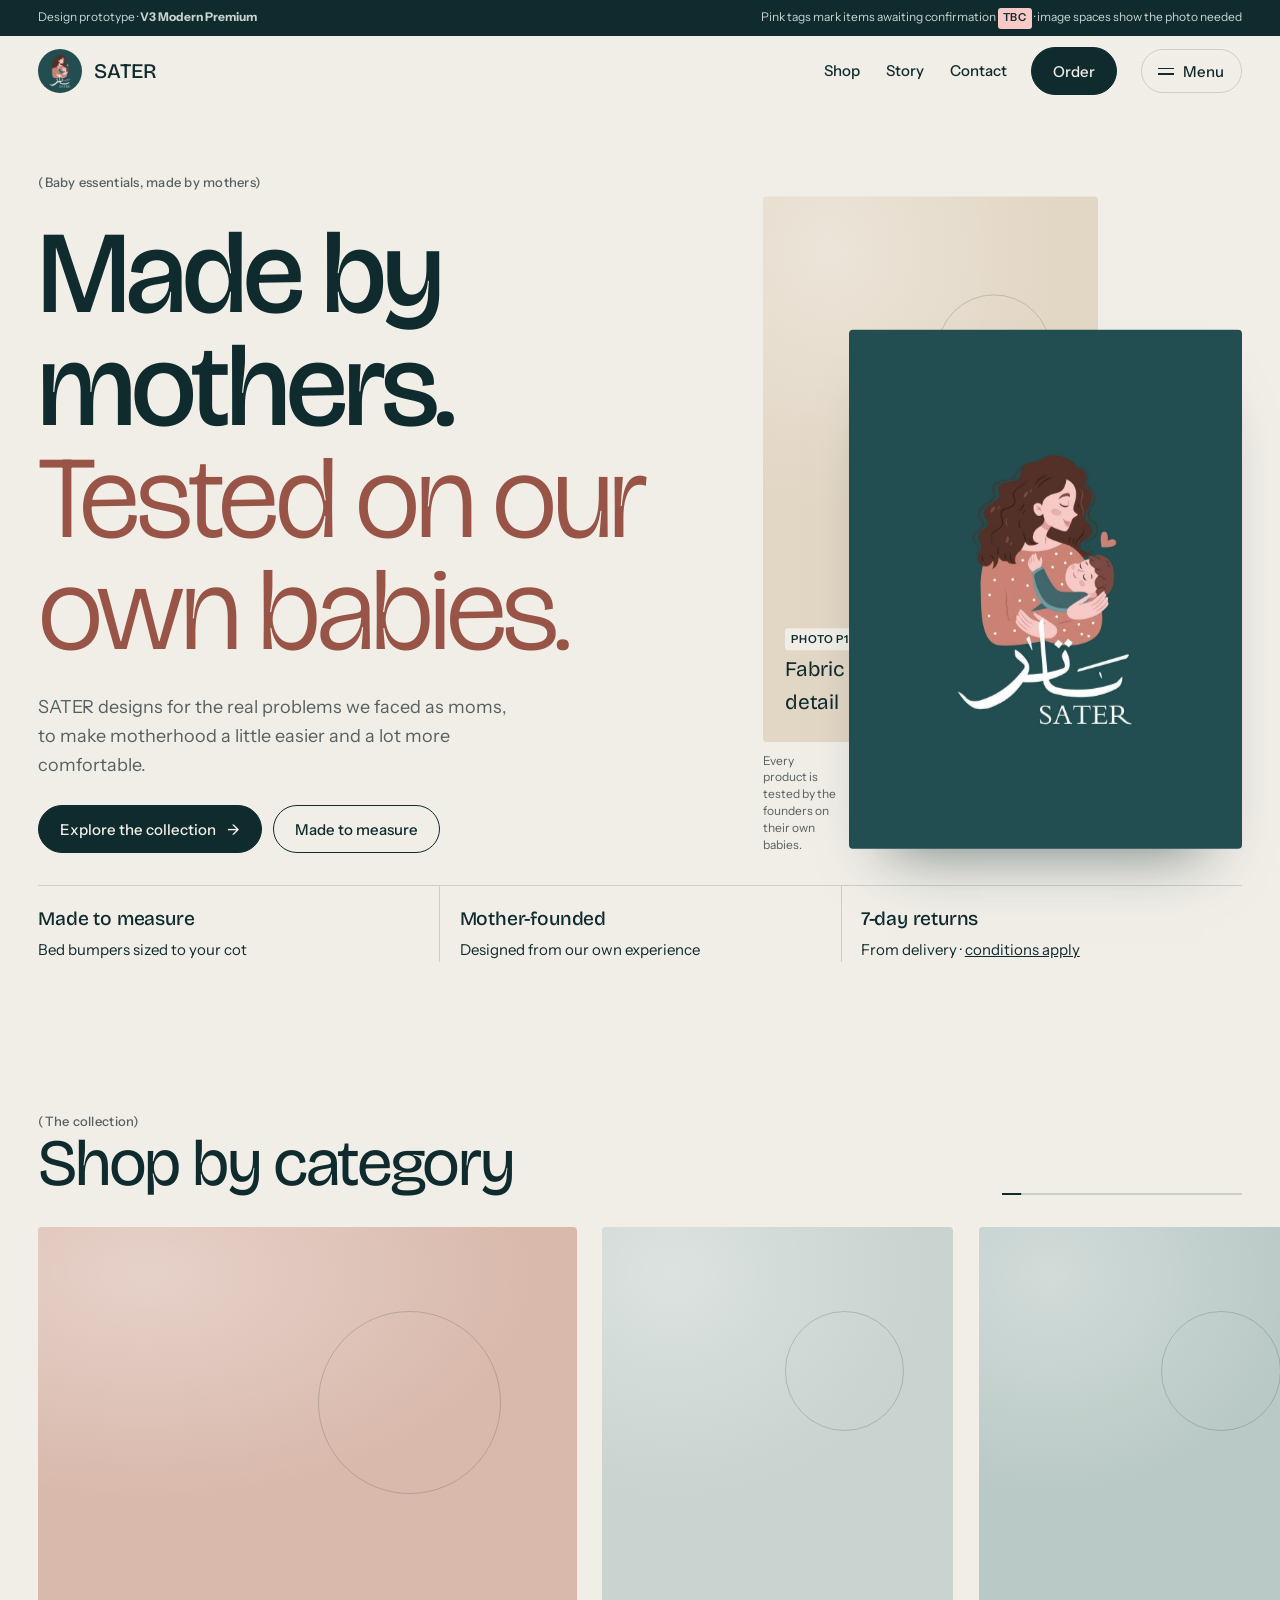
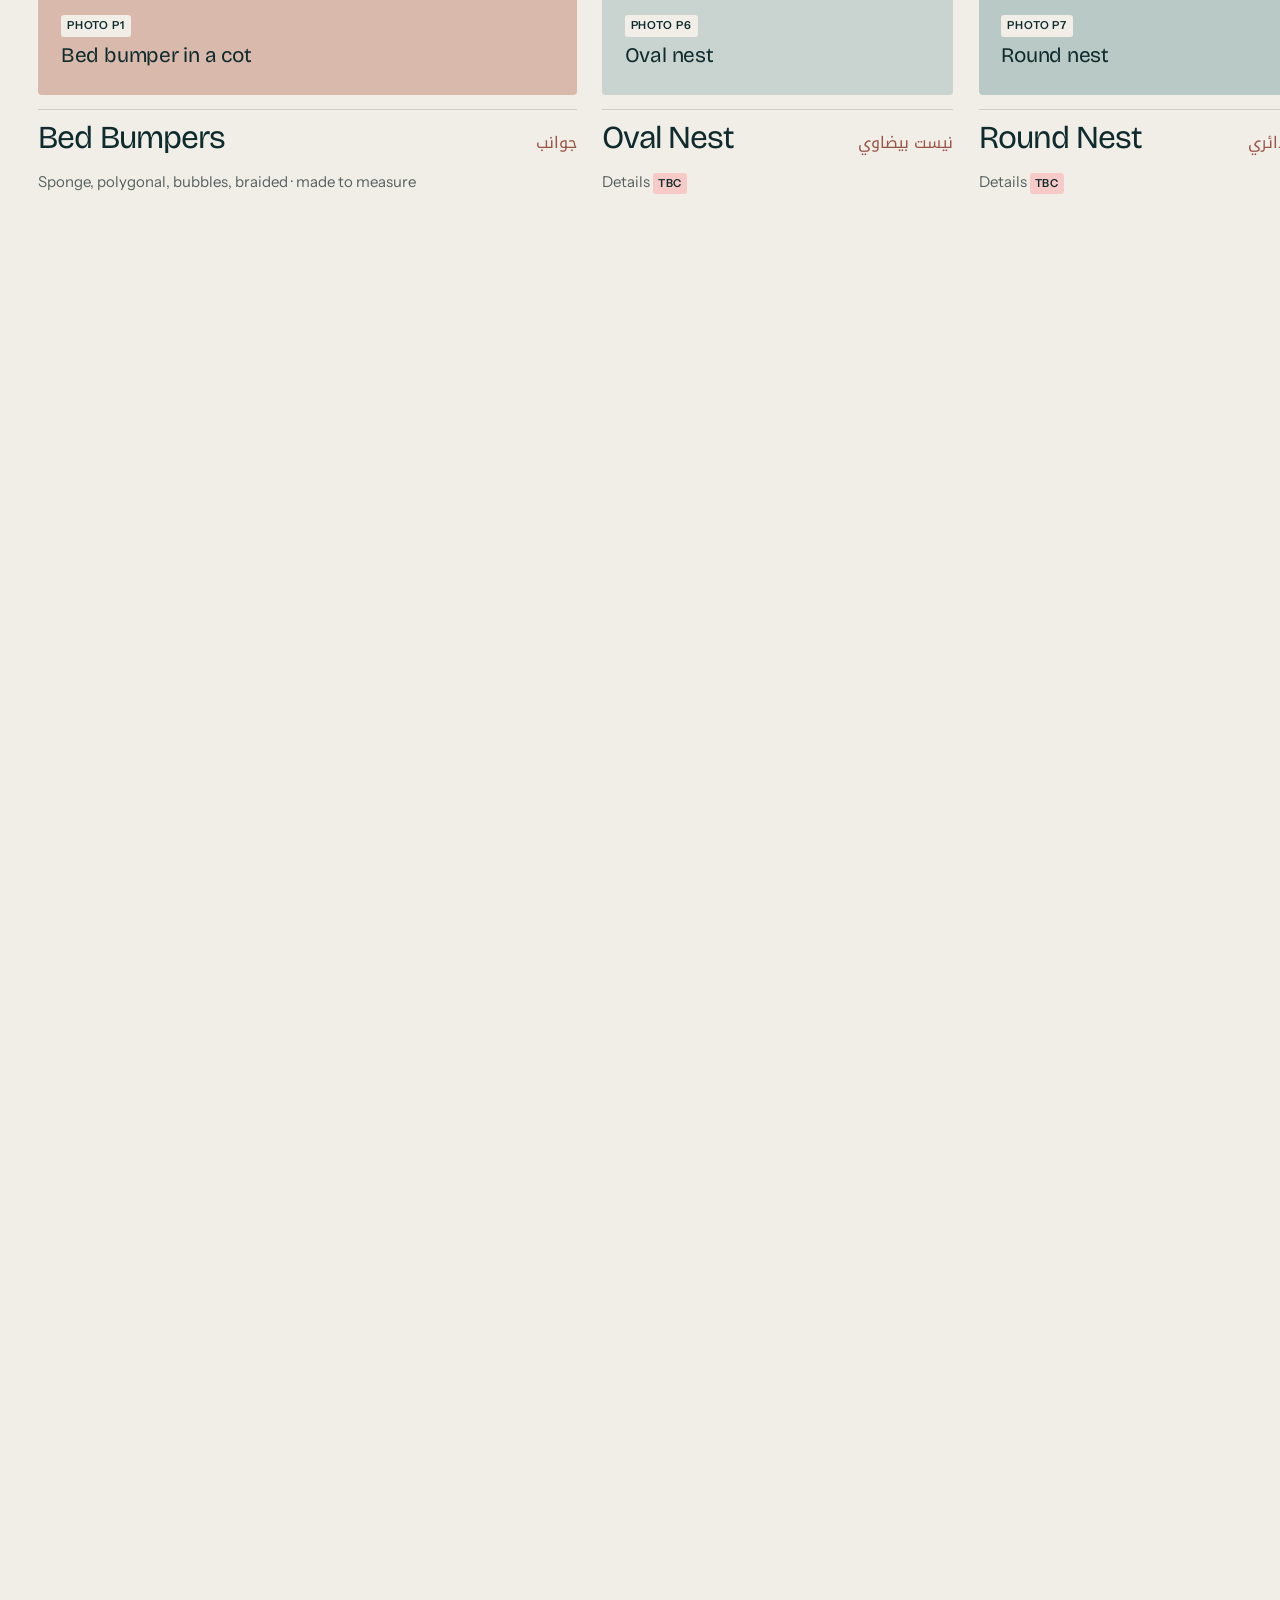
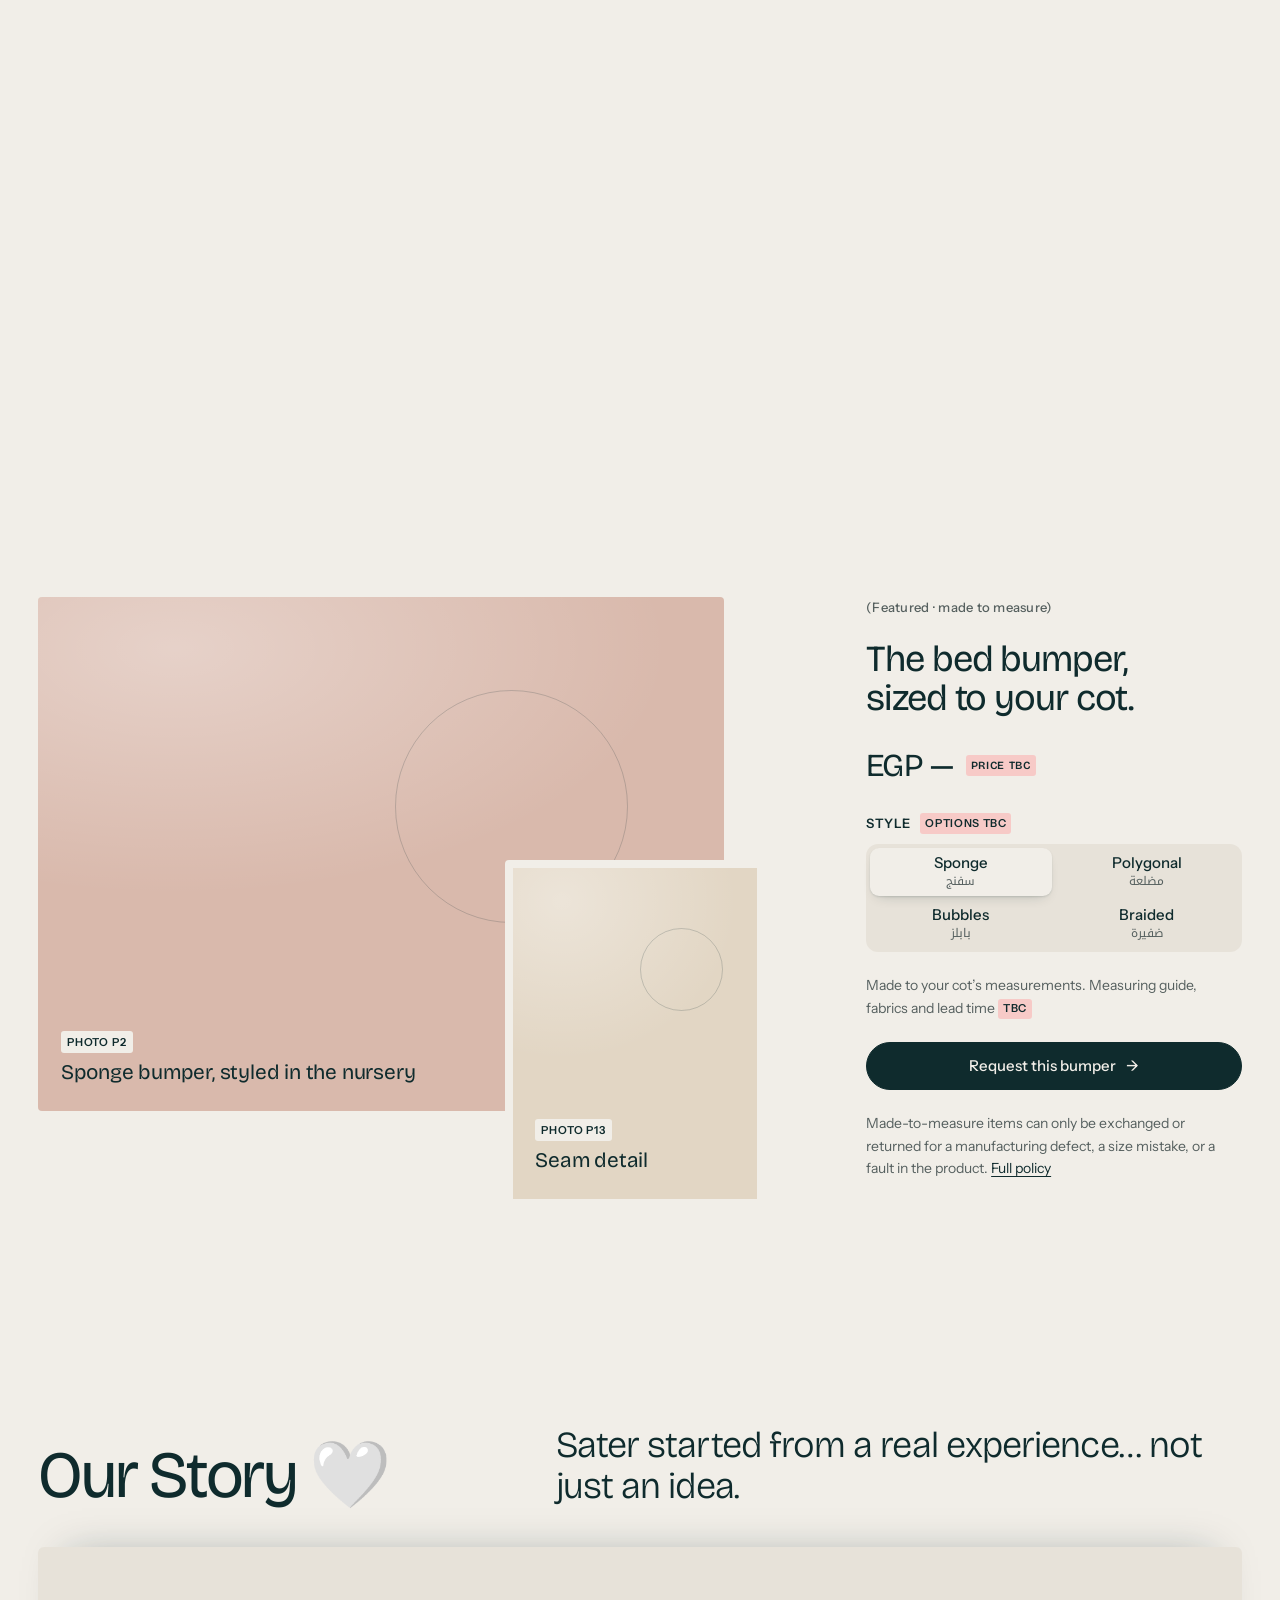
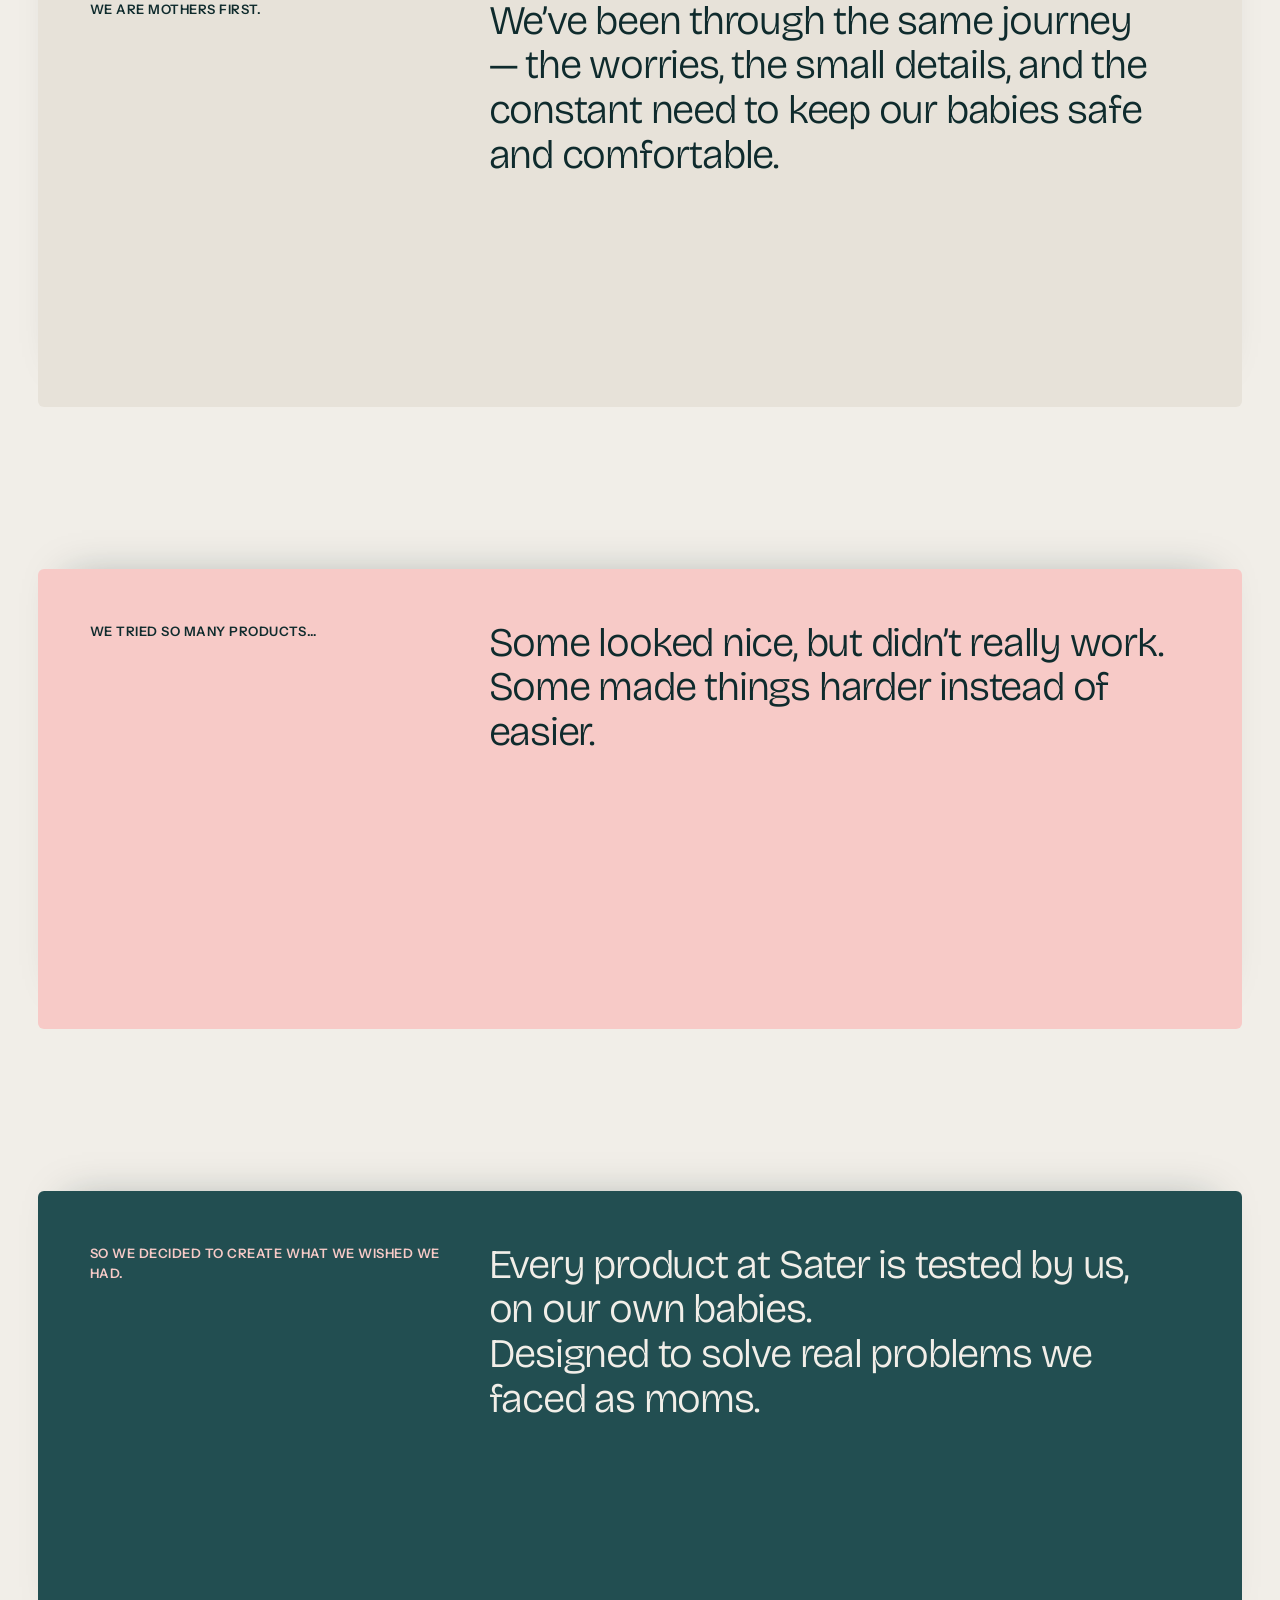
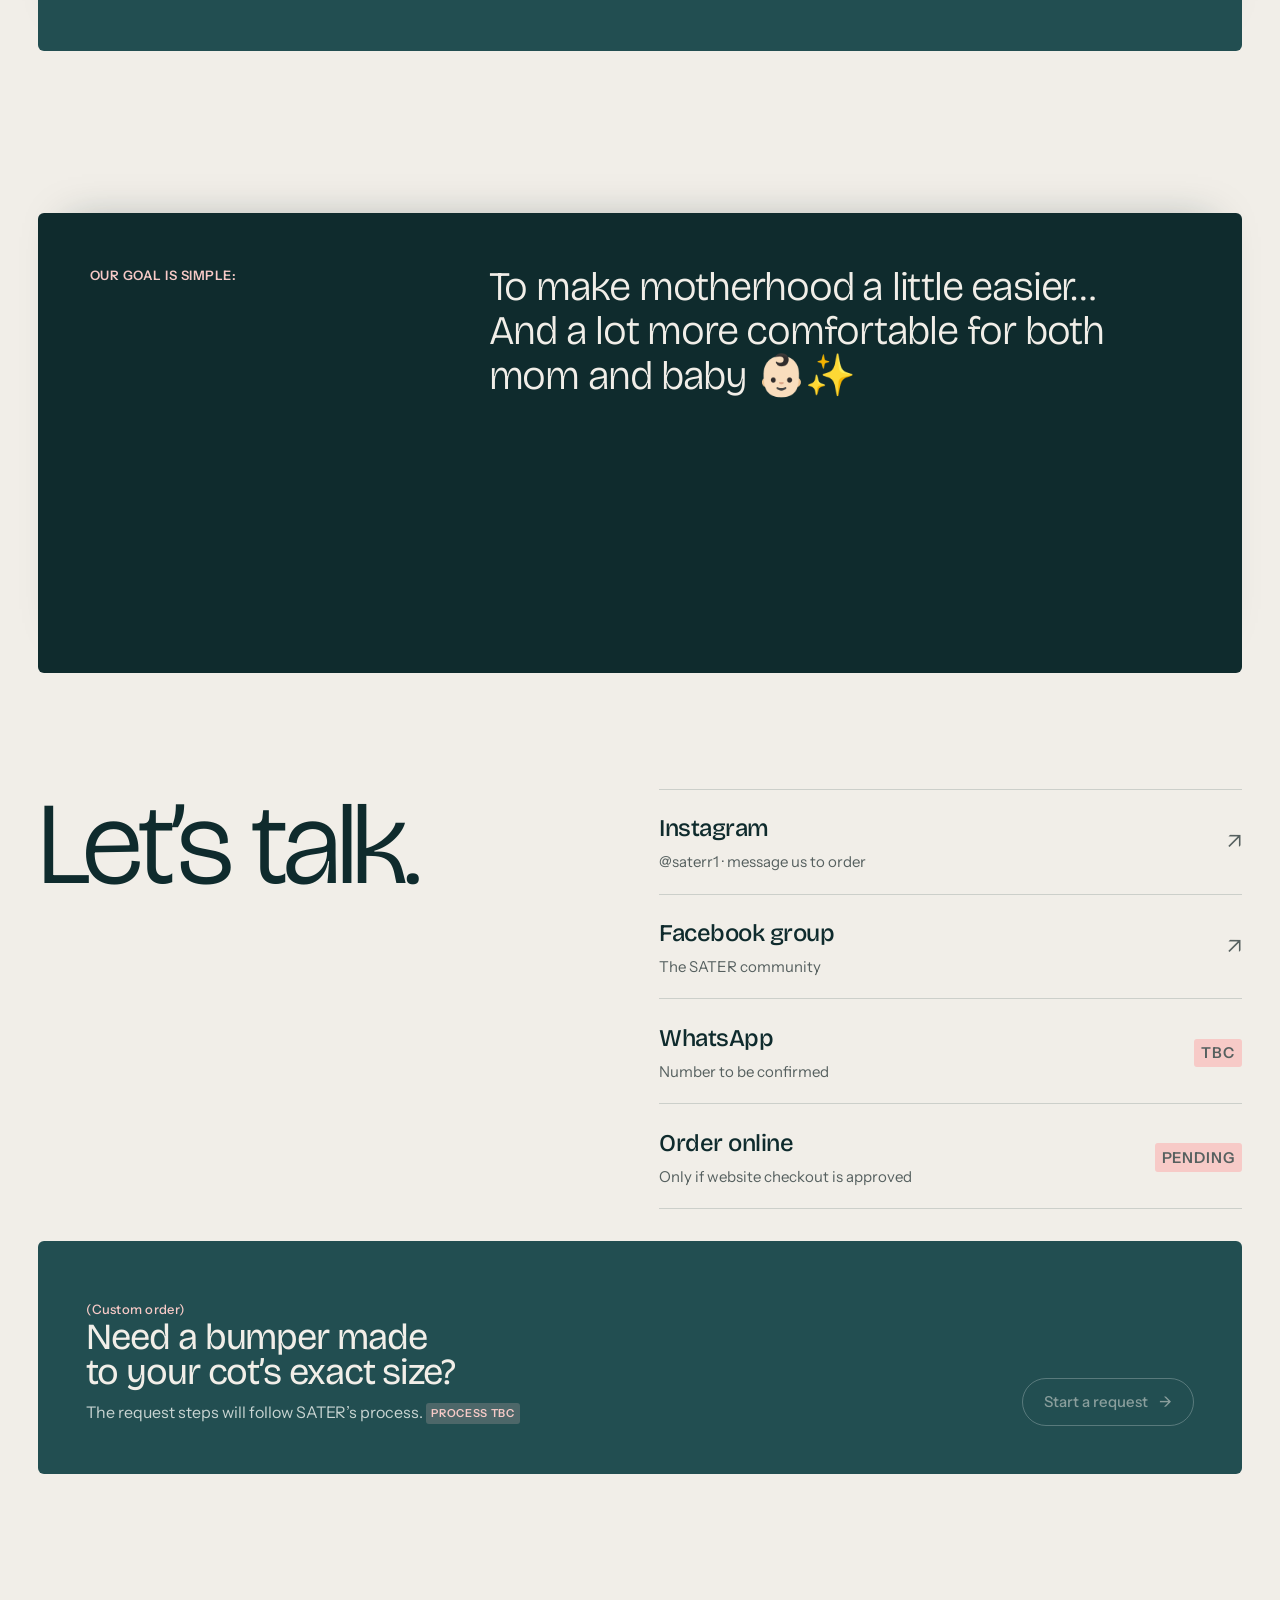
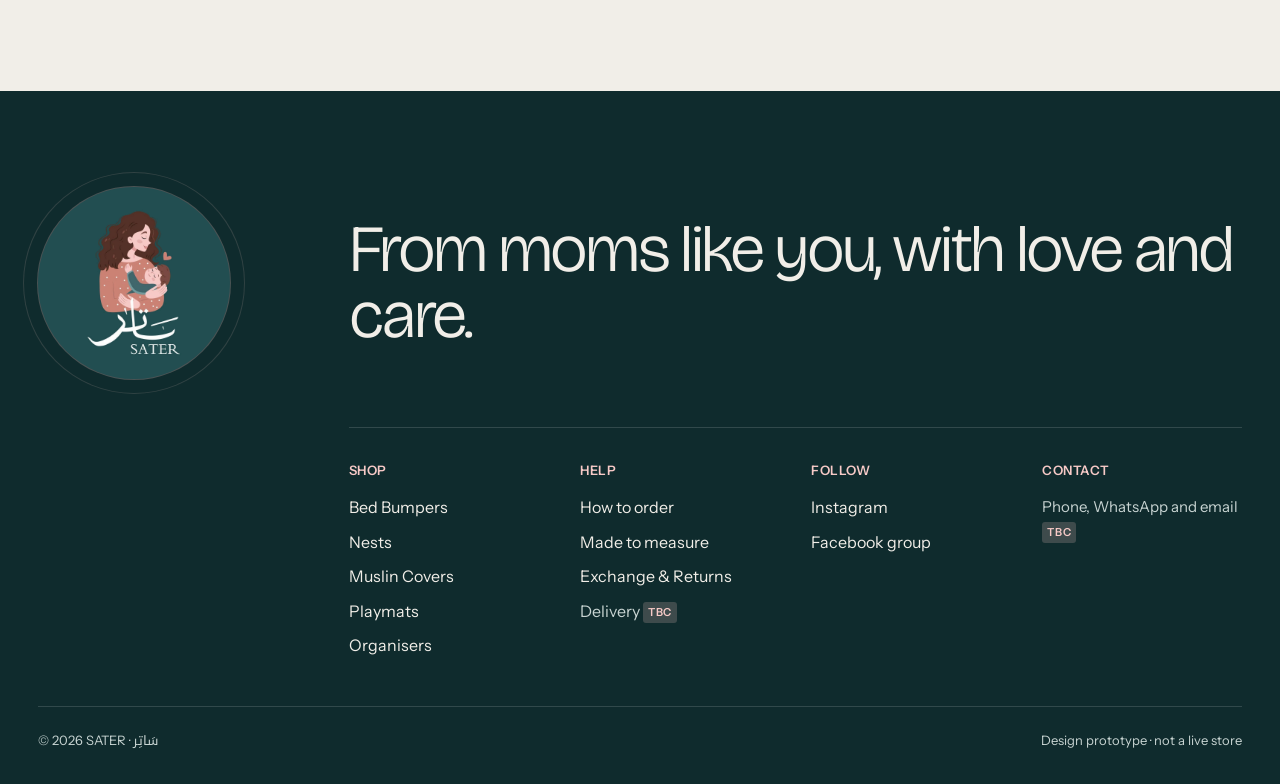
<file: v3-modern-premium/index.html>
<!doctype html>
<html lang="en">
<head>
<meta charset="utf-8">
<meta name="viewport" content="width=device-width, initial-scale=1, viewport-fit=cover">
<meta name="robots" content="noindex">
<link rel="icon" type="image/png" href="../favicon.png">
<title>SATER Modern Premium</title>
<link rel="preconnect" href="https://fonts.googleapis.com">
<link rel="preconnect" href="https://fonts.gstatic.com" crossorigin>
<link rel="stylesheet" href="https://fonts.googleapis.com/css2?family=Bricolage+Grotesque:opsz,wght@12..96,300;12..96,400;12..96,500;12..96,600&family=Instrument+Sans:wght@400;500;600&family=Noto+Kufi+Arabic:wght@400;500&display=swap">
</head>
<body>
<style>
/* V3 Modern Premium — asymmetric 12-column editorial grid, oversized grotesque, a layered hero with depth,
   a scroll-driven horizontal gallery, stacking story panels, and a bottom dock on mobile.
   Deliberately single-theme: the brand palette is the design, so every colour is set explicitly. */
:root {
  color-scheme: light;
  --teal: #224E51;        /* sampled */
  --terracotta: #CC8275;  /* sampled */
  --blush: #F7CAC7;       /* sampled */
  --brown: #533127;       /* sampled */
  --ink: #0F2B2D;
  --paper: #F1EEE8;
  --paper-2: #E7E2D9;
  --muted: #56605F;
  --rule: rgba(15,43,45,.16);
  --on-ink: #C8D4D2;
  --clay-ink: #985446;

  --display: "Bricolage Grotesque", "Arial Narrow", system-ui, sans-serif;
  --body: "Instrument Sans", "Segoe UI", system-ui, sans-serif;
  --arabic: "Noto Kufi Arabic", "Segoe UI", sans-serif;

  --s-1: .8125rem; --s0: 1rem;
  --s2: clamp(1.6rem, 1.2rem + 1.4vw, 2.3rem);
  --s3: clamp(2.3rem, 1.4rem + 3.4vw, 4.4rem);
  --s5: clamp(3.2rem, 1.4rem + 7.4vw, 8.6rem);
  --gutter: clamp(16px, 3vw, 44px);
  --ease: cubic-bezier(.16, 1, .3, 1);
  --bar: 72px;
}
*, *::before, *::after { box-sizing: border-box; }
html { scroll-padding-top: calc(var(--bar) + 16px); }
body { margin: 0; background: var(--paper); color: var(--ink); font-family: var(--body); font-size: var(--s0); line-height: 1.6; -webkit-font-smoothing: antialiased; }
img { max-width: 100%; display: block; }
a { color: inherit; }
h1, h2, h3 { font-family: var(--display); font-weight: 400; margin: 0; line-height: .96; letter-spacing: -.035em; text-wrap: balance; }
p { margin: 0; }
:focus-visible { outline: 2px solid var(--terracotta); outline-offset: 3px; border-radius: 4px; }
.g { display: grid; grid-template-columns: repeat(12, minmax(0, 1fr)); column-gap: var(--gutter); padding-inline: var(--gutter); }
.ar { font-family: var(--arabic); font-weight: 400; }
.tag { font-size: var(--s-1); font-weight: 500; letter-spacing: .02em; color: var(--muted); }
.tag::before { content: "("; } .tag::after { content: ")"; }
.tbc { display: inline-block; font-size: .6875rem; font-weight: 600; letter-spacing: .06em; text-transform: uppercase; color: var(--ink); background: var(--blush); border-radius: 3px; padding: .15em .45em; vertical-align: middle; white-space: nowrap; }
.dark .tbc { background: rgba(247,202,199,.2); color: var(--blush); }

.btn { display: inline-flex; align-items: center; gap: .7em; min-height: 48px; padding: 0 1.4em; border-radius: 999px; font: 500 .9375rem var(--body); text-decoration: none; border: 1px solid var(--ink); cursor: pointer; transition: background-color .4s var(--ease), color .4s var(--ease); }
.btn-ink { background: var(--ink); color: var(--paper); }
.btn-ink:hover { background: var(--teal); border-color: var(--teal); }
.btn-line { background: transparent; color: var(--ink); }
.btn-line:hover { background: var(--ink); color: var(--paper); }
.dark .btn-line { color: var(--paper); border-color: rgba(255,255,255,.5); }
.dark .btn-line:hover { background: var(--paper); color: var(--ink); }
.btn .ar-r { transition: transform .4s var(--ease); }
.btn:hover .ar-r { transform: translateX(4px); }
.btn[aria-disabled="true"] { opacity: .5; cursor: not-allowed; }

/* Prototype note */
.note { background: var(--ink); color: var(--on-ink); font-size: .75rem; padding: .45rem var(--gutter); display: flex; flex-wrap: wrap; justify-content: space-between; gap: .2rem 1rem; }

/* Fixed top bar */
.bar { position: sticky; top: env(safe-area-inset-top, 0px); z-index: 40; height: var(--bar); display: flex; align-items: center; gap: 1.5rem; padding-inline: var(--gutter); background: color-mix(in srgb, var(--paper) 86%, transparent); backdrop-filter: blur(14px) saturate(1.2); border-bottom: 1px solid transparent; transition: border-color .4s; }
.bar.scrolled { border-bottom-color: var(--rule); }
.brand { display: flex; align-items: center; gap: .75rem; text-decoration: none; margin-inline-end: auto; }
.brand .disc { width: 44px; height: 44px; border-radius: 50%; background: var(--teal); display: grid; place-items: center; }
.brand .disc { overflow: hidden; flex: none; }
.brand .disc img { height: 34px; width: auto; }
.brand b { font-family: var(--display); font-weight: 500; font-size: 1.3rem; letter-spacing: -.01em; }
.bar nav a { text-decoration: none; font-weight: 500; font-size: .9375rem; margin-inline-start: 1.6rem; }
.bar nav a:hover { color: var(--clay-ink); }
.menu-open { background: none; border: 1px solid var(--rule); border-radius: 999px; min-height: 44px; padding: 0 1.1em; font: 500 .9375rem var(--body); color: var(--ink); cursor: pointer; display: inline-flex; align-items: center; gap: .6em; }
.menu-open i { display: grid; gap: 4px; } .menu-open i::before, .menu-open i::after { content: ""; width: 16px; height: 1.5px; background: currentColor; display: block; }

/* Full-screen menu */
.overlay { position: fixed; inset: 0; z-index: 60; background: var(--teal); color: var(--paper); display: grid; grid-template-rows: auto 1fr auto; padding: calc(1rem + env(safe-area-inset-top, 0px)) var(--gutter) calc(1.5rem + env(safe-area-inset-bottom, 0px)); overflow-y: auto; }
.overlay[hidden] { display: none !important; }
.overlay .top { display: flex; justify-content: space-between; align-items: center; min-height: 56px; }
.overlay .close { background: none; border: 1px solid rgba(255,255,255,.35); color: var(--paper); border-radius: 999px; min-height: 44px; padding: 0 1.2em; font: 500 .9375rem var(--body); cursor: pointer; }
.overlay ul { list-style: none; margin: 0; padding: 2rem 0; display: grid; align-content: center; gap: .2rem; }
.overlay li a { display: flex; align-items: baseline; gap: 1rem; text-decoration: none; font-family: var(--display); font-size: clamp(2.4rem, 1.4rem + 5vw, 5.4rem); letter-spacing: -.04em; line-height: 1.05; transition: color .3s, transform .5s var(--ease); }
.overlay li a:hover { color: var(--blush); transform: translateX(10px); }
.overlay li small { font-family: var(--body); font-size: .875rem; letter-spacing: 0; color: var(--on-ink); }
.overlay .meta { display: flex; flex-wrap: wrap; gap: 1rem 2rem; font-size: .9375rem; color: var(--on-ink); }
.overlay .meta a { color: var(--paper); }

/* Mobile dock */
.dock { display: none; }

/* Hero */
.hero { padding-block: clamp(2rem, 5vw, 4rem) clamp(3rem, 6vw, 5rem); row-gap: 2rem; align-items: end; }
.hero-copy { grid-column: 1 / 8; display: grid; gap: 1.6rem; align-self: center; }
.hero h1 { font-size: var(--s5); font-weight: 300; }
.hero h1 b { font-weight: 500; display: block; }
.hero h1 span { color: var(--clay-ink); }
.hero .lede { max-width: 30rem; font-size: 1.125rem; color: var(--muted); }
.hero .actions { display: flex; flex-wrap: wrap; gap: .7rem; }
.hero-art { grid-column: 8 / 13; position: relative; min-height: clamp(460px, 52vw, 680px); }
.hero-art .back { position: absolute; inset: 0 30% 18% 0; border-radius: 4px; overflow: hidden; }
.hero-art .front { position: absolute; inset: 22% 0 0 18%; background: var(--teal); border-radius: 4px; display: grid; place-items: center; box-shadow: 0 40px 60px -40px rgba(15,43,45,.6); }
.hero-art .front .logo-anim { width: 46%; }
.hero-art .cap { position: absolute; left: 0; bottom: 0; width: 16%; font-size: .75rem; color: var(--muted); line-height: 1.4; }
.hero-strip { grid-column: 1 / -1; display: grid; grid-template-columns: repeat(3, minmax(0, 1fr)); border-top: 1px solid var(--rule); }
.hero-strip div { padding: 1.1rem 1.2rem 0 0; font-size: .9375rem; display: grid; gap: .2rem; min-width: 0; }
.hero-strip div + div { padding-inline-start: 1.2rem; border-inline-start: 1px solid var(--rule); }
.hero-strip b { font-family: var(--display); font-weight: 500; font-size: 1.2rem; letter-spacing: -.01em; }

/* Image placeholder: immersive, flat, honest */
.ph { position: relative; width: 100%; height: 100%; background: var(--t, #CFC5B6); display: grid; align-content: end; padding: clamp(.8rem, 2vw, 1.4rem); overflow: hidden; }
.ph::before { content: ""; position: absolute; inset: 0; background: radial-gradient(120% 80% at 20% 10%, rgba(255,255,255,.35), transparent 60%); }
.ph::after { content: ""; position: absolute; right: 14%; top: 18%; width: 34%; aspect-ratio: 1; border-radius: 50%; border: 1px solid rgba(15,43,45,.18); }
.ph .lab { position: relative; z-index: 1; display: grid; gap: .15rem; justify-items: start; }
.ph .code { font-size: .6875rem; font-weight: 600; letter-spacing: .08em; text-transform: uppercase; background: var(--paper); color: var(--ink); padding: .2em .55em; border-radius: 3px; }
.ph .what { font-family: var(--display); font-size: clamp(1rem, .9rem + .5vw, 1.35rem); letter-spacing: -.01em; color: var(--ink); }
.t1 { --t: #D9B9AC; } .t2 { --t: #C9D3CF; } .t3 { --t: #E2D6C4; } .t4 { --t: #B9C9C5; } .t5 { --t: #EBCFC8; } .t6 { --t: #D7CDBF; }

/* Section heads */
.sec { padding-block: clamp(4rem, 9vw, 8rem); }
.sec-head { grid-column: 1 / -1; display: grid; grid-template-columns: subgrid; align-items: end; row-gap: 1rem; margin-bottom: clamp(2rem, 4vw, 3.5rem); }
.sec-head h2 { grid-column: 1 / 8; font-size: var(--s3); }
.sec-head p { grid-column: 9 / 13; color: var(--muted); }

/* Horizontal gallery driven by vertical scroll (desktop), native swipe elsewhere */
.hs { position: relative; }
.hs-sticky { padding-block: clamp(3rem, 6vw, 5rem); }
.hs-head { display: flex; flex-wrap: wrap; justify-content: space-between; align-items: end; gap: 1rem 2rem; padding-inline: var(--gutter); margin-bottom: 2rem; }
.hs-head h2 { font-size: var(--s3); }
.hs-progress { width: min(240px, 40vw); height: 2px; background: var(--rule); position: relative; overflow: hidden; }
.hs-progress i { position: absolute; inset: 0; background: var(--ink); transform-origin: left; transform: scaleX(var(--p, .15)); }
.hs-track { display: flex; gap: clamp(1rem, 2vw, 1.6rem); padding-inline: var(--gutter); overflow-x: auto; scroll-snap-type: x mandatory; scroll-padding-inline: var(--gutter); scrollbar-width: none; }
.hs-track::-webkit-scrollbar { display: none; }
.pc { flex: 0 0 clamp(270px, 30vw, 430px); scroll-snap-align: start; display: grid; gap: .9rem; text-decoration: none; }
.pc .img { aspect-ratio: 3 / 4; border-radius: 4px; overflow: hidden; }
.pc .img .ph { transition: transform 1s var(--ease); }
.pc:hover .img .ph { transform: scale(1.03); }
.pc .row { display: flex; justify-content: space-between; align-items: baseline; gap: 1rem; border-top: 1px solid var(--rule); padding-top: .8rem; }
.pc h3 { font-size: clamp(1.5rem, 1.2rem + 1vw, 2.1rem); letter-spacing: -.03em; }
.pc .ar { color: var(--clay-ink); font-size: 1rem; }
.pc p { color: var(--muted); font-size: .9375rem; }
.pc.wide { flex-basis: clamp(320px, 44vw, 640px); }
.pc.wide .img { aspect-ratio: 4 / 3.6; }
.js-hs .hs { height: var(--hs-h, auto); }
.js-hs .hs-sticky { position: sticky; top: var(--bar); height: calc(100vh - var(--bar)); overflow: hidden; display: flex; flex-direction: column; justify-content: center; padding-block: 1.5rem; }
.js-hs .hs-track { overflow: visible; scroll-snap-type: none; will-change: transform; }
.js-hs .pc .img { aspect-ratio: auto; height: min(52vh, 560px); }
.js-hs .pc { flex-basis: min(32vw, calc(52vh * .75)); }
.js-hs .pc.wide { flex-basis: min(46vw, calc(52vh * 1.15)); }

/* Featured */
.feat { align-items: start; row-gap: 2rem; }
.feat-media { grid-column: 1 / 8; position: relative; padding-bottom: 14%; }
.feat-media .main { aspect-ratio: 4 / 3; border-radius: 4px; overflow: hidden; }
.feat-media .detail { position: absolute; right: -6%; bottom: 0; width: 38%; aspect-ratio: 3 / 4; border-radius: 4px; overflow: hidden; border: 8px solid var(--paper); }
.feat-info { grid-column: 9 / 13; display: grid; gap: 1.4rem; position: sticky; top: calc(var(--bar) + 2rem); }
.feat-info h2 { font-size: var(--s2); letter-spacing: -.03em; line-height: 1.05; }
.price { font-family: var(--display); font-size: 2rem; letter-spacing: -.02em; display: flex; align-items: center; gap: .8rem; flex-wrap: wrap; }
.seg { display: grid; grid-template-columns: repeat(2, minmax(0, 1fr)); gap: 4px; padding: 4px; background: var(--paper-2); border-radius: 12px; }
.seg button { min-height: 48px; border: 0; border-radius: 9px; background: transparent; font: 500 .9375rem var(--body); color: var(--ink); cursor: pointer; display: grid; line-height: 1.2; padding: .4rem; transition: background-color .3s, box-shadow .3s; }
.seg button .ar { font-size: .75rem; color: var(--muted); }
.seg button[aria-pressed="true"] { background: var(--paper); box-shadow: 0 1px 2px rgba(15,43,45,.12), 0 6px 14px -8px rgba(15,43,45,.3); }
.lbl { font-size: var(--s-1); font-weight: 600; letter-spacing: .04em; text-transform: uppercase; display: flex; gap: .6rem; align-items: center; margin-bottom: .6rem; }
.fine { font-size: .875rem; color: var(--muted); }
.fine button { all: unset; cursor: pointer; text-decoration: underline; text-underline-offset: 3px; color: var(--ink); }
.fine button:focus-visible { outline: 2px solid var(--terracotta); }
.fine button, .hero-strip button { padding-block: 11px !important; margin-block: -11px !important; }

/* Story: stacking panels */
.story { padding-block: clamp(4rem, 8vw, 7rem) 0; }
.story-intro { grid-column: 1 / -1; display: grid; grid-template-columns: subgrid; align-items: end; margin-bottom: 2.5rem; }
.story-intro h2 { grid-column: 1 / 6; font-size: var(--s3); }
.story-intro p { grid-column: 6 / 13; font-family: var(--display); font-size: var(--s2); line-height: 1.12; letter-spacing: -.025em; font-weight: 300; }
.stack { padding-inline: var(--gutter); display: grid; gap: 0; }
.slab { position: sticky; top: calc(var(--bar) + 12px); min-height: clamp(300px, 52vh, 460px); border-radius: 6px; padding: clamp(1.6rem, 4vw, 3.4rem); display: grid; grid-template-columns: minmax(0, 1fr) minmax(0, 2fr); gap: 1.5rem 3rem; align-content: start; margin-bottom: 18vh; box-shadow: 0 -20px 40px -30px rgba(15,43,45,.35); }
.slab:last-child { margin-bottom: 0; }
.slab .k { font-size: var(--s-1); font-weight: 600; letter-spacing: .04em; text-transform: uppercase; }
.slab p { font-family: var(--display); font-size: clamp(1.5rem, 1.1rem + 1.8vw, 2.8rem); line-height: 1.1; letter-spacing: -.03em; font-weight: 300; max-width: 26ch; }
.s1 { background: var(--paper-2); } .s2 { background: var(--blush); } .s3 { background: var(--teal); color: var(--paper); } .s4 { background: var(--ink); color: var(--paper); }
.s3 .k, .s4 .k { color: var(--blush); }

/* Order */
.order { row-gap: 2rem; }
.order h2 { grid-column: 1 / 6; font-size: var(--s5); font-weight: 300; }
.order-list { grid-column: 7 / 13; border-top: 1px solid var(--rule); align-self: end; }
.ol { display: grid; grid-template-columns: minmax(0, 1fr) auto; gap: .2rem 1rem; align-items: center; padding: 1.2rem 0; border-bottom: 1px solid var(--rule); text-decoration: none; min-height: 64px; }
.ol b { font-family: var(--display); font-weight: 500; font-size: 1.5rem; letter-spacing: -.02em; }
.ol span { grid-column: 1; color: var(--muted); font-size: .9375rem; overflow-wrap: anywhere; }
.ol .go { grid-row: 1 / 3; grid-column: 2; font-size: 1.4rem; transition: transform .4s var(--ease); }
a.ol:hover .go { transform: translate(4px, -4px); }
.custom { grid-column: 1 / -1; background: var(--teal); color: var(--paper); border-radius: 6px; padding: clamp(1.8rem, 4vw, 3rem); display: flex; flex-wrap: wrap; justify-content: space-between; align-items: end; gap: 1.5rem 3rem; }
.custom h3 { font-size: var(--s2); letter-spacing: -.03em; max-width: 20ch; }
.custom p { color: var(--on-ink); margin-top: .6rem; }

/* Policy drawer */
.side { position: fixed; z-index: 70; top: 0; right: 0; bottom: 0; width: min(560px, 100%); background: var(--paper); color: var(--ink); box-shadow: -30px 0 60px -30px rgba(15,43,45,.5); overflow-y: auto; padding: calc(1.2rem + env(safe-area-inset-top, 0px)) clamp(1.4rem, 4vw, 2.6rem) calc(2rem + env(safe-area-inset-bottom, 0px)); display: grid; gap: 1rem; align-content: start; transform: translateX(100%); transition: transform .6s var(--ease); visibility: hidden; }
.side.open { transform: none; visibility: visible; }
.scrim { position: fixed; inset: 0; z-index: 65; background: rgba(15,43,45,.45); opacity: 0; pointer-events: none; transition: opacity .5s; }
.scrim.open { opacity: 1; pointer-events: auto; }
.side .x { justify-self: end; background: none; border: 1px solid var(--rule); border-radius: 999px; min-height: 44px; padding: 0 1.1em; font: 500 .9375rem var(--body); cursor: pointer; color: var(--ink); }
.side h2 { font-size: var(--s2); }
.side h3 { font-family: var(--display); font-size: 1.4rem; letter-spacing: -.02em; margin-top: .6rem; }
.side ul { margin: 0; padding-inline-start: 1.1rem; display: grid; gap: .45rem; }
.side li::marker { color: var(--terracotta); }

/* Footer */
.foot { background: var(--ink); color: var(--on-ink); padding-block: clamp(4rem, 8vw, 6rem) 2rem; margin-top: clamp(4rem, 8vw, 7rem); row-gap: 3rem; }
.foot .mark { grid-column: 1 / 4; }
.foot .mark .disc { width: clamp(150px, 15vw, 210px); aspect-ratio: 1; border-radius: 50%; background: var(--teal); display: grid; place-items: center; box-shadow: 0 0 0 1px rgba(247,202,199,.25), 0 0 0 14px var(--ink), 0 0 0 15px rgba(247,202,199,.14); }
.foot .mark .logo-anim { width: 50%; }
.foot .big { grid-column: 4 / 13; font-family: var(--display); color: var(--paper); font-size: var(--s3); font-weight: 300; letter-spacing: -.04em; line-height: 1; align-self: center; }
.foot .cols { grid-column: 4 / 13; display: grid; grid-template-columns: repeat(4, minmax(0, 1fr)); gap: 2rem; border-top: 1px solid rgba(255,255,255,.14); padding-top: 2rem; }
.foot h4 { margin: 0 0 .9rem; font-size: var(--s-1); font-weight: 600; letter-spacing: .04em; text-transform: uppercase; color: var(--blush); }
.foot ul { list-style: none; margin: 0; padding: 0; display: grid; gap: .55rem; }
.foot a, .foot button { color: var(--paper); text-decoration: none; background: none; border: 0; padding: 0; font: inherit; cursor: pointer; text-align: start; }
.foot a:hover, .foot button:hover { color: var(--blush); }
.foot .base { grid-column: 1 / -1; display: flex; flex-wrap: wrap; justify-content: space-between; gap: .4rem 2rem; font-size: .8125rem; border-top: 1px solid rgba(255,255,255,.14); padding-top: 1.4rem; }

/* Logo (official artwork in four layers) — V3 reveal: a spatial focus pull */
.logo-anim { display: grid; aspect-ratio: 516 / 792; max-width: 100%; }
.logo-anim img { grid-area: 1 / 1; width: 100%; height: auto; }
.logo-anim.play img { animation: m-focus 1.5s var(--ease) both; }
.logo-anim.play .l-heart { animation-delay: .55s; }
.logo-anim.play .l-ar { animation-delay: .7s; }
.logo-anim.play .l-word { animation-delay: .95s; }
@keyframes m-focus { from { opacity: 0; transform: scale(1.14); filter: blur(12px); } 60% { opacity: 1; } to { opacity: 1; transform: none; filter: none; } }

/* Hero depth on scroll */
.js .hero-art .back { transform: translateY(calc(var(--py, 0) * -40px)); }
.js .hero-art .front { transform: translateY(calc(var(--py, 0) * 20px)); }

/* Reveals */
.js .rv { opacity: 0; transform: translateY(26px); transition: opacity .9s var(--ease), transform .9s var(--ease); }
.js .rv.in { opacity: 1; transform: none; }


/* Comfortable tap targets on touch screens */
@media (max-width: 960px) {
  footer li > a, footer li > button { display: inline-flex; align-items: center; min-height: 44px; }
  footer ul { gap: 0 !important; }
}

@media (prefers-reduced-motion: reduce) {
  *, *::before, *::after { animation: none !important; transition: none !important; }
  .js .rv { opacity: 1; transform: none; }
  .js .hero-art .back, .js .hero-art .front { transform: none; }
  .slab { position: relative; top: 0; margin-bottom: 1rem; }
}

@media (max-width: 960px) {
  :root { --bar: 64px; }
  .bar nav, .bar .btn { display: none; }
  .hero-copy, .hero-art, .feat-media, .feat-info, .order h2, .order-list, .foot .mark, .foot .big, .foot .cols { grid-column: 1 / -1; }
  .sec-head h2, .sec-head p, .story-intro h2, .story-intro p { grid-column: 1 / -1; }
  .hero-art { min-height: 0; aspect-ratio: 1 / 1.05; }
  .hero-art .cap { display: none; }
  .hero-strip { grid-template-columns: 1fr; }
  .hero-strip div, .hero-strip div + div { padding: .9rem 0; border-inline-start: 0; }
  .hero-strip div + div { border-top: 1px solid var(--rule); }
  .feat-media .detail { right: 0; }
  .feat-media .main .lab { max-width: 52%; }
  .feat-info { position: static; }
  .slab { grid-template-columns: 1fr; min-height: 0; margin-bottom: 12vh; }
  .foot .cols { grid-template-columns: 1fr 1fr; }

  /* Bottom dock: the mobile navigation */
  body { padding-bottom: calc(76px + env(safe-area-inset-bottom, 0px)); }
  .dock { display: grid; grid-template-columns: repeat(4, 1fr); position: fixed; left: 10px; right: 10px; bottom: calc(10px + env(safe-area-inset-bottom, 0px)); z-index: 50; background: var(--ink); color: var(--paper); border-radius: 18px; padding: 6px; box-shadow: 0 18px 40px -16px rgba(15,43,45,.6); }
  .dock a { display: grid; justify-items: center; gap: 2px; padding: 6px 2px; min-height: 52px; text-decoration: none; font-size: .6875rem; font-weight: 500; border-radius: 12px; }
  .dock a.on { background: rgba(255,255,255,.1); }
  .dock svg { width: 22px; height: 22px; }
  .dock a.order { background: var(--terracotta); color: var(--ink); }
  .side { padding-bottom: calc(96px + env(safe-area-inset-bottom, 0px)); }
}
@media (max-width: 560px) {
  .note .hide-sm { display: none; }
  .brand b { display: none; }
  .hero .actions .btn { flex: 1 1 auto; justify-content: center; }
  .feat-media .detail { width: 44%; }
  .foot .cols { grid-template-columns: 1fr 1fr; gap: 1.6rem; }
}
</style>

<div class="note" role="note"><span>Design prototype · <strong>V3 Modern Premium</strong></span><span class="hide-sm">Pink tags mark items awaiting confirmation <span class="tbc">TBC</span> · image spaces show the photo needed</span></div>

<header class="bar" id="top">
  <a class="brand" href="#top" aria-label="SATER home"><span class="disc" aria-hidden="true"><img src="assets/logo/badge-160.webp" alt="" width="104" height="160"></span><b>SATER</b></a>
  <nav aria-label="Quick links"><a href="#shop">Shop</a><a href="#story">Story</a><a href="#order">Contact</a></nav>
  <a class="btn btn-ink" href="#order">Order</a>
  <button class="menu-open" type="button" aria-expanded="false" aria-controls="overlay"><i aria-hidden="true"></i>Menu</button>
</header>

<div class="overlay" id="overlay" hidden role="dialog" aria-modal="true" aria-label="Menu">
  <div class="top"><span class="brand"><span class="disc" aria-hidden="true"><img src="assets/logo/badge-160.webp" alt="" width="104" height="160"></span></span><button class="close" type="button" data-close>Close</button></div>
  <ul>
    <li><a href="#shop">Shop <small>Bumpers, nests, muslin, playmats, organisers</small></a></li>
    <li><a href="#featured">Made to measure</a></li>
    <li><a href="#story">Our story</a></li>
    <li><a href="#order">How to order</a></li>
    <li><a href="#returns" data-policy>Returns</a></li>
  </ul>
  <div class="meta"><a href="https://www.instagram.com/saterr1/" target="_blank" rel="noopener">Instagram @saterr1</a><a href="https://www.facebook.com/share/g/1B5JW78XBk" target="_blank" rel="noopener">Facebook group</a><span>WhatsApp <span class="tbc">TBC</span></span></div>
</div>

<main>
  <section class="hero g" aria-labelledby="h1">
    <div class="hero-copy">
      <p class="tag">Baby essentials, made by mothers</p>
      <h1 id="h1"><b>Made by mothers.</b> <span>Tested on our own babies.</span></h1>
      <p class="lede">SATER designs for the real problems we faced as moms, to make motherhood a little easier and a lot more comfortable.</p>
      <div class="actions">
        <a class="btn btn-ink" href="#shop">Explore the collection <span class="ar-r" aria-hidden="true">→</span></a>
        <a class="btn btn-line" href="#featured">Made to measure</a>
      </div>
    </div>
    <div class="hero-art" aria-hidden="false">
      <div class="back"><div class="ph t3"><div class="lab"><span class="code">Photo P13</span><span class="what">Fabric &amp; stitching, macro detail</span></div></div></div>
      <div class="front">
        <div class="logo-anim" data-autoplay role="img" aria-label="SATER logo: a mother holding her sleeping baby, with the Arabic and English wordmark">
          <img class="l-art" src="assets/logo/art.webp" alt="" width="516" height="792">
          <img class="l-heart" src="assets/logo/heart.webp" alt="" width="516" height="792">
          <img class="l-ar" src="assets/logo/arabic.webp" alt="" width="516" height="792">
          <img class="l-word" src="assets/logo/wordmark.webp" alt="" width="516" height="792">
        </div>
      </div>
      <p class="cap">Every product is tested by the founders on their own babies.</p>
    </div>
    <div class="hero-strip">
      <div><b>Made to measure</b><span>Bed bumpers sized to your cot</span></div>
      <div><b>Mother-founded</b><span>Designed from our own experience</span></div>
      <div><b>7-day returns</b><span>From delivery · <button type="button" data-policy style="all:unset;cursor:pointer;text-decoration:underline">conditions apply</button></span></div>
    </div>
  </section>

  <section class="hs" id="shop" aria-labelledby="shop-t">
    <div class="hs-sticky">
      <div class="hs-head">
        <div><p class="tag">The collection</p><h2 id="shop-t">Shop by category</h2></div>
        <div class="hs-progress" aria-hidden="true"><i></i></div>
      </div>
      <div class="hs-track" tabindex="0" role="region" aria-label="Product categories, scroll sideways">
        <a class="pc wide" href="#featured"><div class="img"><div class="ph t1"><div class="lab"><span class="code">Photo P1</span><span class="what">Bed bumper in a cot</span></div></div></div><div class="row"><h3>Bed Bumpers</h3><span class="ar" lang="ar">جوانب</span></div><p>Sponge, polygonal, bubbles, braided · made to measure</p></a>
        <a class="pc" href="#shop"><div class="img"><div class="ph t2"><div class="lab"><span class="code">Photo P6</span><span class="what">Oval nest</span></div></div></div><div class="row"><h3>Oval Nest</h3><span class="ar" lang="ar">نيست بيضاوي</span></div><p>Details <span class="tbc">TBC</span></p></a>
        <a class="pc" href="#shop"><div class="img"><div class="ph t4"><div class="lab"><span class="code">Photo P7</span><span class="what">Round nest</span></div></div></div><div class="row"><h3>Round Nest</h3><span class="ar" lang="ar">نيست دائري</span></div><p>Details <span class="tbc">TBC</span></p></a>
        <a class="pc" href="#shop"><div class="img"><div class="ph t3"><div class="lab"><span class="code">Photo P8</span><span class="what">Muslin cover</span></div></div></div><div class="row"><h3>Muslin Covers</h3></div><p>Details <span class="tbc">TBC</span></p></a>
        <a class="pc wide" href="#shop"><div class="img"><div class="ph t5"><div class="lab"><span class="code">Photo P9</span><span class="what">Playmat, from above</span></div></div></div><div class="row"><h3>Playmats</h3><span class="ar" lang="ar">بلاي مات</span></div><p>Details <span class="tbc">TBC</span></p></a>
        <a class="pc" href="#shop"><div class="img"><div class="ph t6"><div class="lab"><span class="code">Photo P10</span><span class="what">Organiser</span></div></div></div><div class="row"><h3>Organisers</h3><span class="ar" lang="ar">منظمات</span></div><p>Details <span class="tbc">TBC</span></p></a>
        <a class="pc" href="#shop"><div class="img"><div class="ph t2"><div class="lab"><span class="code">Photo P11</span><span class="what">Product to confirm</span></div></div></div><div class="row"><h3 class="ar" lang="ar" style="letter-spacing:0">بورط</h3></div><p>English name &amp; details <span class="tbc">TBC</span></p></a>
      </div>
    </div>
  </section>

  <section class="sec g feat" id="featured" aria-labelledby="feat-t">
    <div class="feat-media rv">
      <div class="main"><div class="ph t1" id="feat-main"><div class="lab"><span class="code" id="feat-code">Photo P2</span><span class="what" id="feat-what">Sponge bumper, styled in the nursery</span></div></div></div>
      <div class="detail"><div class="ph t3"><div class="lab"><span class="code">Photo P13</span><span class="what">Seam detail</span></div></div></div>
    </div>
    <div class="feat-info rv">
      <p class="tag">Featured · made to measure</p>
      <h2 id="feat-t">The bed bumper, sized to your cot.</h2>
      <p class="price">EGP — <span class="tbc">Price TBC</span></p>
      <div>
        <p class="lbl">Style <span class="tbc">Options TBC</span></p>
        <div class="seg" role="group" aria-label="Style">
          <button type="button" aria-pressed="true" data-code="Photo P2" data-what="Sponge bumper, styled in the nursery">Sponge <span class="ar" lang="ar">سفنج</span></button>
          <button type="button" aria-pressed="false" data-code="Photo P3" data-what="Polygonal bumper, styled in the nursery">Polygonal <span class="ar" lang="ar">مضلعة</span></button>
          <button type="button" aria-pressed="false" data-code="Photo P4" data-what="Bubbles bumper, styled in the nursery">Bubbles <span class="ar" lang="ar">بابلز</span></button>
          <button type="button" aria-pressed="false" data-code="Photo P5" data-what="Braided bumper, styled in the nursery">Braided <span class="ar" lang="ar">ضفيرة</span></button>
        </div>
      </div>
      <p class="fine">Made to your cot’s measurements. Measuring guide, fabrics and lead time <span class="tbc">TBC</span></p>
      <a class="btn btn-ink" href="#order" style="justify-content:center">Request this bumper <span class="ar-r" aria-hidden="true">→</span></a>
      <p class="fine">Made-to-measure items can only be exchanged or returned for a manufacturing defect, a size mistake, or a fault in the product. <button type="button" data-policy>Full policy</button></p>
    </div>
  </section>

  <section class="story" id="story" aria-labelledby="story-t">
    <div class="g">
      <div class="story-intro">
        <h2 id="story-t">Our Story 🤍</h2>
        <p>Sater started from a real experience… not just an idea.</p>
      </div>
    </div>
    <div class="stack">
      <article class="slab s1"><span class="k">We are mothers first.</span><p>We’ve been through the same journey — the worries, the small details, and the constant need to keep our babies safe and comfortable.</p></article>
      <article class="slab s2"><span class="k">We tried so many products…</span><p>Some looked nice, but didn’t really work.<br>Some made things harder instead of easier.</p></article>
      <article class="slab s3"><span class="k">So we decided to create what we wished we had.</span><p>Every product at Sater is tested by us, on our own babies.<br>Designed to solve real problems we faced as moms.</p></article>
      <article class="slab s4"><span class="k">Our goal is simple:</span><p>To make motherhood a little easier…<br>And a lot more comfortable for both mom and baby 👶🏻✨</p></article>
    </div>
  </section>

  <section class="sec g order" id="order" aria-labelledby="order-t">
    <h2 id="order-t" class="rv">Let’s talk.</h2>
    <div class="order-list rv">
      <a class="ol" href="https://www.instagram.com/saterr1/" target="_blank" rel="noopener"><b>Instagram</b><span>@saterr1 · message us to order</span><span class="go" aria-hidden="true">↗</span></a>
      <a class="ol" href="https://www.facebook.com/share/g/1B5JW78XBk" target="_blank" rel="noopener"><b>Facebook group</b><span>The SATER community</span><span class="go" aria-hidden="true">↗</span></a>
      <div class="ol"><b>WhatsApp</b><span>Number to be confirmed</span><span class="go"><span class="tbc">TBC</span></span></div>
      <div class="ol"><b>Order online</b><span>Only if website checkout is approved</span><span class="go"><span class="tbc">Pending</span></span></div>
    </div>
    <div class="custom dark rv">
      <div><p class="tag" style="color:var(--blush)">Custom order</p><h3>Need a bumper made to your cot’s exact size?</h3><p>The request steps will follow SATER’s process. <span class="tbc">Process TBC</span></p></div>
      <a class="btn btn-line" href="#order" aria-disabled="true" title="The custom order page comes in a later stage">Start a request <span class="ar-r" aria-hidden="true">→</span></a>
    </div>
  </section>
</main>

<footer class="foot g dark" id="returns">
  <div class="mark">
    <div class="disc">
      <div class="logo-anim" data-inview role="img" aria-label="SATER logo">
        <img class="l-art" src="assets/logo/art.webp" alt="" width="516" height="792" loading="lazy">
        <img class="l-heart" src="assets/logo/heart.webp" alt="" width="516" height="792" loading="lazy">
        <img class="l-ar" src="assets/logo/arabic.webp" alt="" width="516" height="792" loading="lazy">
        <img class="l-word" src="assets/logo/wordmark.webp" alt="" width="516" height="792" loading="lazy">
      </div>
    </div>
  </div>
  <p class="big">From moms like you, with love and care.</p>
  <div class="cols">
    <div><h4>Shop</h4><ul><li><a href="#shop">Bed Bumpers</a></li><li><a href="#shop">Nests</a></li><li><a href="#shop">Muslin Covers</a></li><li><a href="#shop">Playmats</a></li><li><a href="#shop">Organisers</a></li></ul></div>
    <div><h4>Help</h4><ul><li><a href="#order">How to order</a></li><li><a href="#featured">Made to measure</a></li><li><button type="button" data-policy>Exchange &amp; Returns</button></li><li>Delivery <span class="tbc">TBC</span></li></ul></div>
    <div><h4>Follow</h4><ul><li><a href="https://www.instagram.com/saterr1/" target="_blank" rel="noopener">Instagram</a></li><li><a href="https://www.facebook.com/share/g/1B5JW78XBk" target="_blank" rel="noopener">Facebook group</a></li></ul></div>
    <div><h4>Contact</h4><p style="font-size:.9375rem">Phone, WhatsApp and email <span class="tbc">TBC</span></p></div>
  </div>
  <div class="base"><span>© 2026 SATER · <span class="ar" lang="ar">سَاتِر</span></span><span>Design prototype · not a live store</span></div>
</footer>

<nav class="dock" aria-label="Mobile">
  <a href="#shop" data-sec="shop"><svg viewBox="0 0 24 24" fill="none" stroke="currentColor" stroke-width="1.6" aria-hidden="true"><path d="M5 8h14l-1 12H6L5 8Z"/><path d="M9 8a3 3 0 0 1 6 0"/></svg>Shop</a>
  <a href="#featured" data-sec="featured"><svg viewBox="0 0 24 24" fill="none" stroke="currentColor" stroke-width="1.6" aria-hidden="true"><rect x="3" y="9" width="18" height="7" rx="1.5"/><path d="M7 9v3M11 9v2M15 9v3M19 9v2"/></svg>Measure</a>
  <a href="#story" data-sec="story"><svg viewBox="0 0 24 24" fill="none" stroke="currentColor" stroke-width="1.6" aria-hidden="true"><path d="M12 20s-7-4.4-7-10a4 4 0 0 1 7-2.6A4 4 0 0 1 19 10c0 5.6-7 10-7 10Z"/></svg>Story</a>
  <a href="#order" class="order" data-sec="order"><svg viewBox="0 0 24 24" fill="none" stroke="currentColor" stroke-width="1.6" aria-hidden="true"><path d="M4 5h16v11H8l-4 4V5Z"/></svg>Order</a>
</nav>

<div class="scrim" data-close-side></div>
<aside class="side" id="policy" role="dialog" aria-modal="true" aria-labelledby="pol-t" aria-hidden="true">
  <button class="x" type="button" data-close-side>Close</button>
  <p class="tag">Customer care</p>
  <h2 id="pol-t">Exchange &amp; Return Policy</h2>
  <p>At Sater, your comfort and satisfaction are our priority 🤍</p>
  <p>We offer exchange and return on all products under the following conditions:</p>
  <ul>
    <li>Items must be in their original condition, unused, and in the same quality as received.</li>
    <li>Requests must be made within 7 days from the delivery date.</li>
    <li>Customers are responsible for return shipping fees.</li>
    <li>Refunds are processed via InstaPay only.</li>
  </ul>
  <h3>Customized Products</h3>
  <p>Please note that all customized or made-to-measure items (including bed bumpers or any products made in specific sizes) are non-refundable and non-exchangeable.</p>
  <p>However, exceptions apply only in the following cases:</p>
  <ul>
    <li>If the product has a manufacturing defect.</li>
    <li>If there is a mistake in the size.</li>
    <li>If there is any fault in the product itself.</li>
  </ul>
  <p>In these cases only, we will offer an exchange or return for the customized item.</p>
</aside>

<script>
(() => {
  const calm = matchMedia('(prefers-reduced-motion: reduce)').matches;
  const root = document.documentElement;
  const bar = document.querySelector('.bar');

  // Full-screen menu
  const ov = document.getElementById('overlay'), mo = document.querySelector('.menu-open');
  const setOv = open => { ov.hidden = !open; mo.setAttribute('aria-expanded', String(open)); document.body.style.overflow = open ? 'hidden' : ''; if (open) ov.querySelector('[data-close]').focus(); else mo.focus({ preventScroll: true }); };
  mo.addEventListener('click', () => setOv(true));
  ov.addEventListener('click', e => { if (e.target.closest('a, [data-close]')) setOv(false); });

  // Policy side drawer
  const side = document.getElementById('policy'), scrim = document.querySelector('.scrim');
  let lastFocus = null;
  const setSide = open => { side.classList.toggle('open', open); scrim.classList.toggle('open', open); side.setAttribute('aria-hidden', String(!open)); document.body.style.overflow = open ? 'hidden' : ''; if (open) { lastFocus = document.activeElement; side.querySelector('.x').focus(); } else if (lastFocus) lastFocus.focus({ preventScroll: true }); };
  document.querySelectorAll('[data-policy]').forEach(el => el.addEventListener('click', e => { e.preventDefault(); if (!ov.hidden) { ov.hidden = true; mo.setAttribute('aria-expanded', 'false'); } setSide(true); }));
  document.querySelectorAll('[data-close-side]').forEach(el => el.addEventListener('click', () => setSide(false)));
  addEventListener('keydown', e => { if (e.key !== 'Escape') return; if (side.classList.contains('open')) setSide(false); else if (!ov.hidden) setOv(false); });

  // Featured style selector
  const fc = document.getElementById('feat-code'), fw = document.getElementById('feat-what');
  document.querySelectorAll('.seg button').forEach(b => b.addEventListener('click', () => {
    document.querySelectorAll('.seg button').forEach(x => x.setAttribute('aria-pressed', String(x === b)));
    fc.textContent = b.dataset.code; fw.textContent = b.dataset.what;
  }));

  // Horizontal gallery: driven by vertical scroll on wide screens
  const hs = document.querySelector('.hs'), track = hs.querySelector('.hs-track'), prog = hs.querySelector('.hs-progress i');
  const wide = matchMedia('(min-width: 961px)');
  let hsOn = false;
  const measure = () => {
    hsOn = wide.matches && !calm;
    root.classList.toggle('js-hs', hsOn);
    track.style.transform = '';
    if (hsOn) { const dist = track.scrollWidth - innerWidth; hs.style.setProperty('--hs-h', (dist + innerHeight) + 'px'); }
    else hs.style.removeProperty('--hs-h');
    tick();
  };
  const tick = () => {
    if (hsOn) {
      const r = hs.getBoundingClientRect(), dist = track.scrollWidth - innerWidth;
      const p = Math.min(1, Math.max(0, -r.top / Math.max(1, r.height - innerHeight)));
      track.style.transform = `translate3d(${-p * dist}px,0,0)`;
      prog.style.setProperty('--p', Math.max(.08, p));
    } else {
      const max = track.scrollWidth - track.clientWidth;
      prog.style.setProperty('--p', max > 0 ? Math.max(.08, track.scrollLeft / max) : 1);
    }
    bar.classList.toggle('scrolled', scrollY > 8);
    const hero = document.querySelector('.hero-art').getBoundingClientRect();
    root.style.setProperty('--py', calm ? 0 : Math.max(-1, Math.min(1, -hero.top / innerHeight)).toFixed(3));
  };
  addEventListener('scroll', () => requestAnimationFrame(tick), { passive: true });
  track.addEventListener('scroll', () => requestAnimationFrame(tick), { passive: true });
  addEventListener('resize', measure); wide.addEventListener('change', measure);
  addEventListener('load', measure); measure();

  // Mobile dock: highlight the current section
  const dockLinks = document.querySelectorAll('.dock a');
  if ('IntersectionObserver' in window) {
    const so = new IntersectionObserver(es => es.forEach(en => { if (en.isIntersecting) dockLinks.forEach(a => a.classList.toggle('on', a.dataset.sec === en.target.id && !a.classList.contains('order'))); }), { rootMargin: '-45% 0px -50% 0px' });
    ['shop', 'featured', 'story', 'order'].forEach(id => so.observe(document.getElementById(id)));
  }

  // Reveals
  if (!calm && 'IntersectionObserver' in window) {
    root.classList.add('js');
    const io = new IntersectionObserver(es => es.forEach(en => { if (en.isIntersecting) { en.target.classList.add('in'); io.unobserve(en.target); } }), { rootMargin: '0px 0px -10% 0px' });
    document.querySelectorAll('.rv').forEach(el => io.observe(el));
  }

  // Logo
  const play = el => { el.classList.remove('play'); void el.offsetWidth; el.classList.add('play'); };
  if (!calm) {
    document.querySelectorAll('.logo-anim[data-autoplay]').forEach(play);
    if ('IntersectionObserver' in window) {
      const lo = new IntersectionObserver(es => es.forEach(en => { if (en.isIntersecting) { play(en.target); lo.unobserve(en.target); } }), { threshold: .15 });
      document.querySelectorAll('.logo-anim[data-inview]').forEach(el => lo.observe(el));
    }
  }
  document.querySelectorAll('[aria-disabled="true"]').forEach(el => el.addEventListener('click', e => e.preventDefault()));
})();
</script>

</body>
</html>
</file>
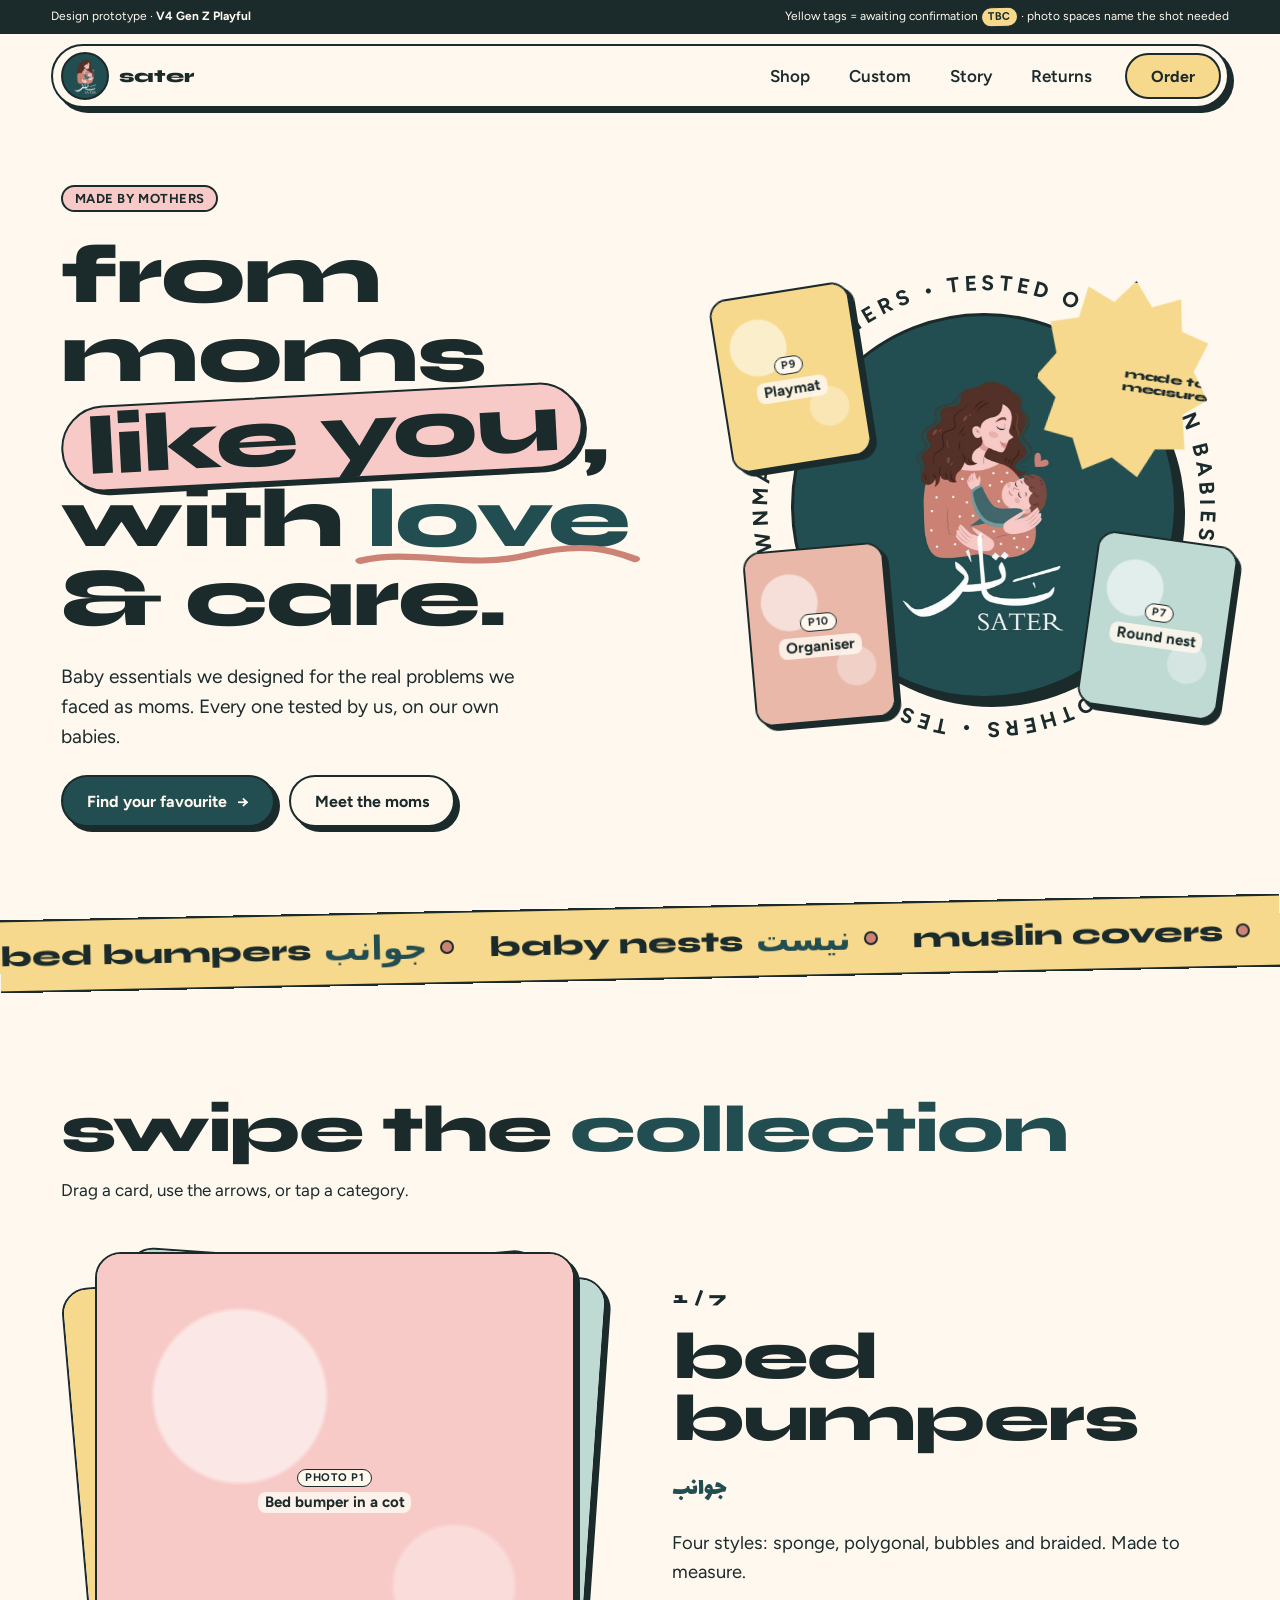
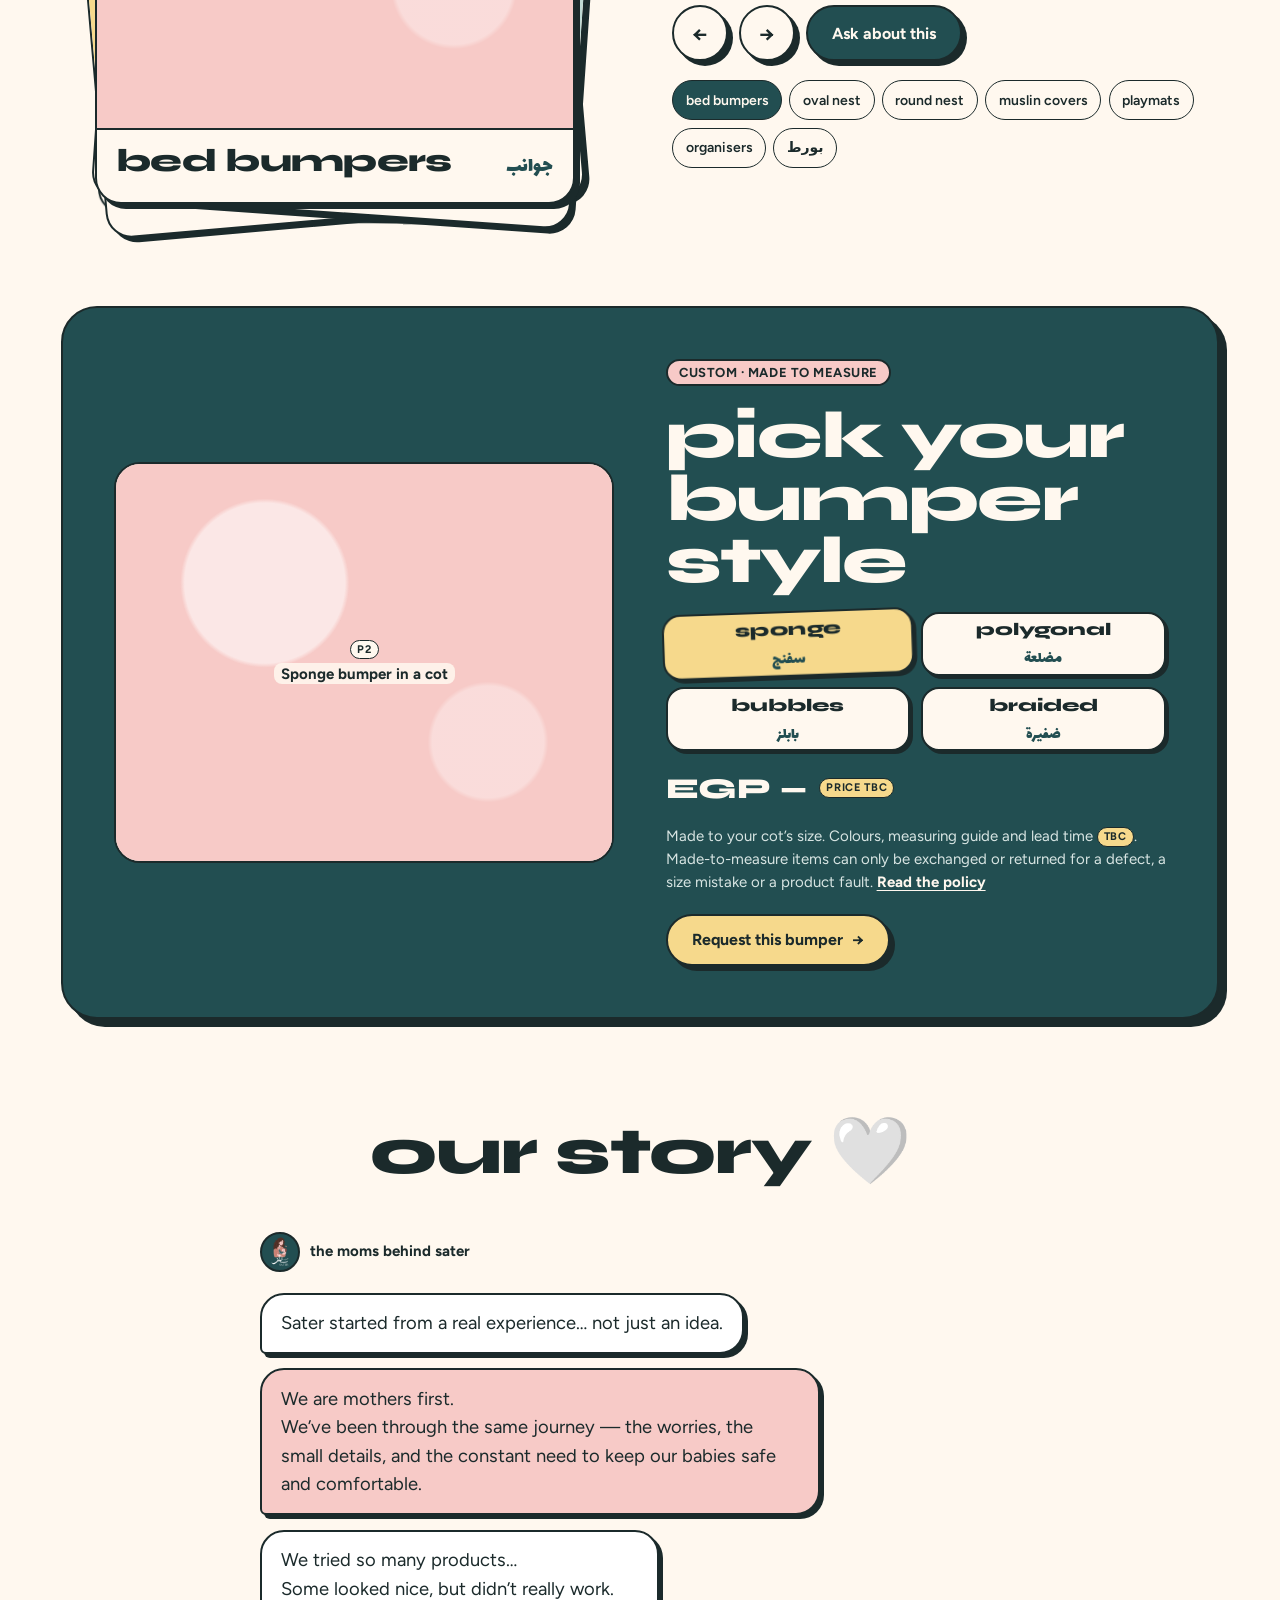
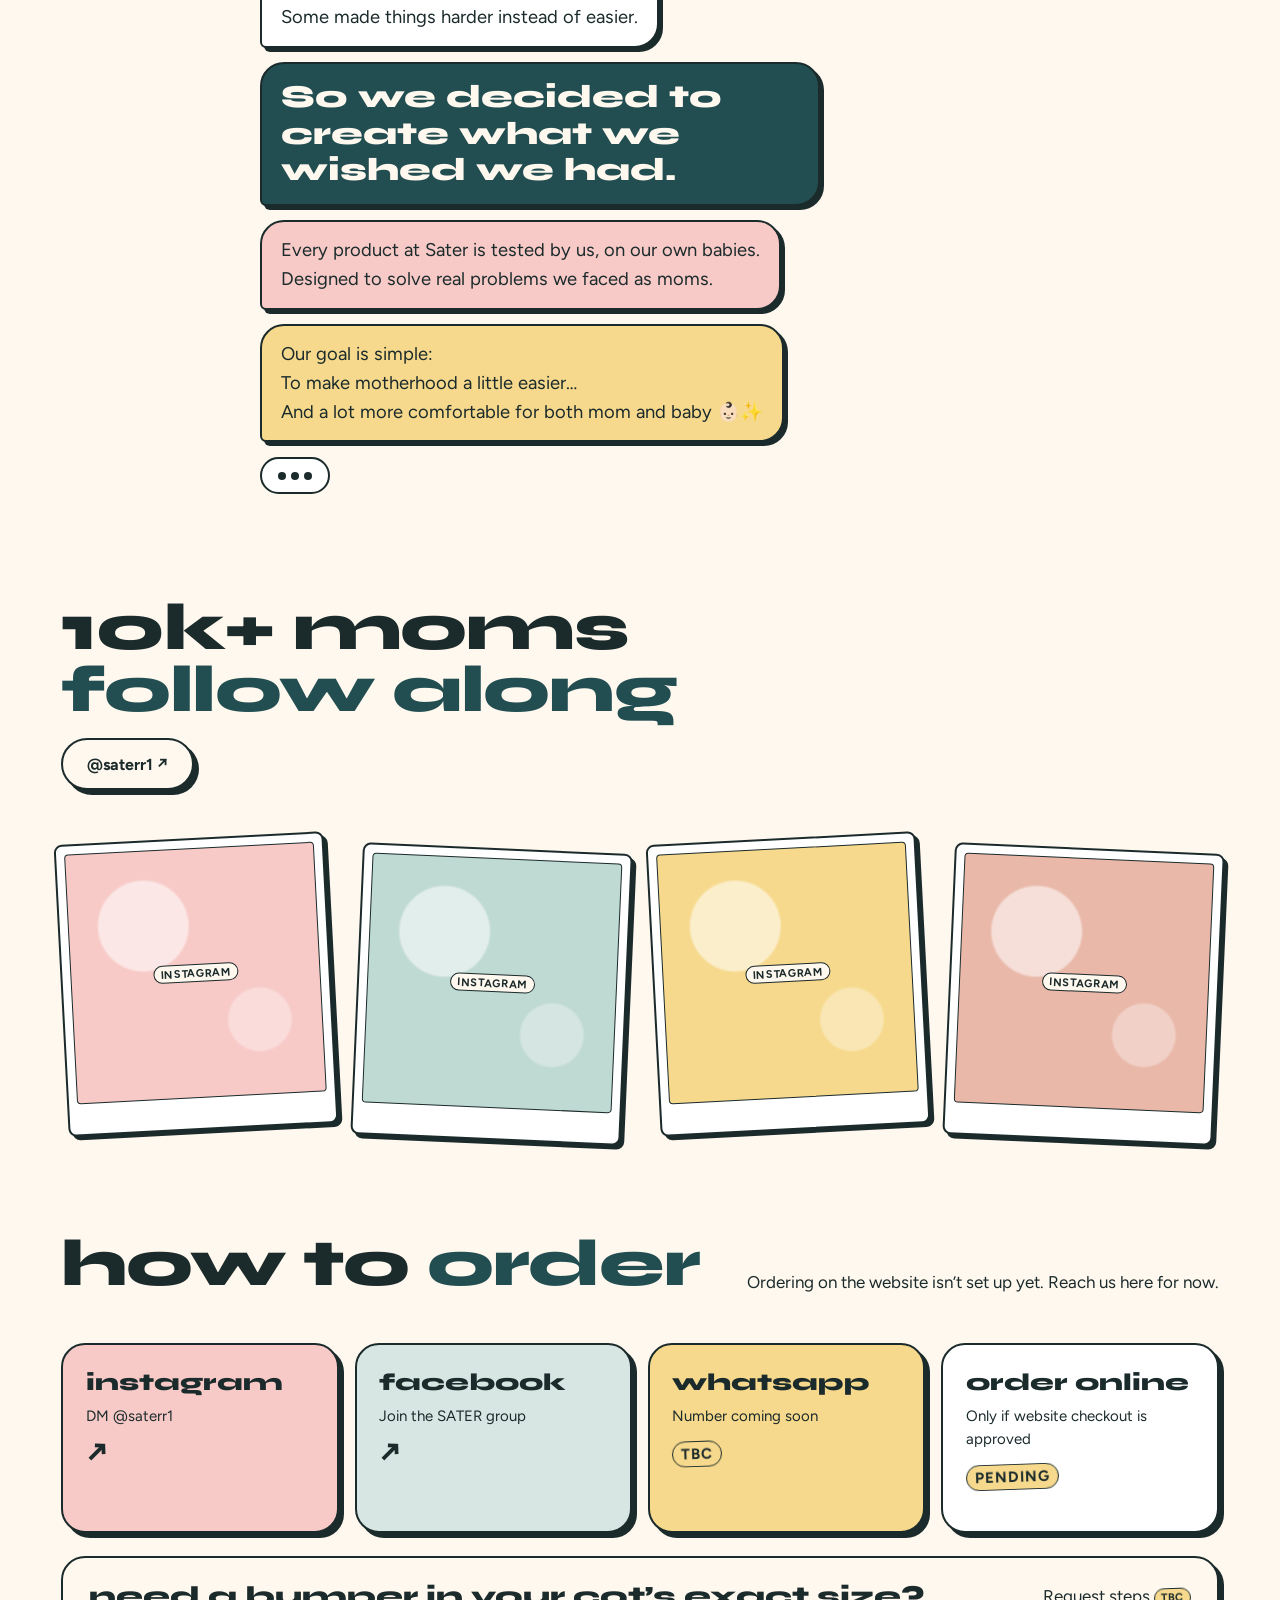
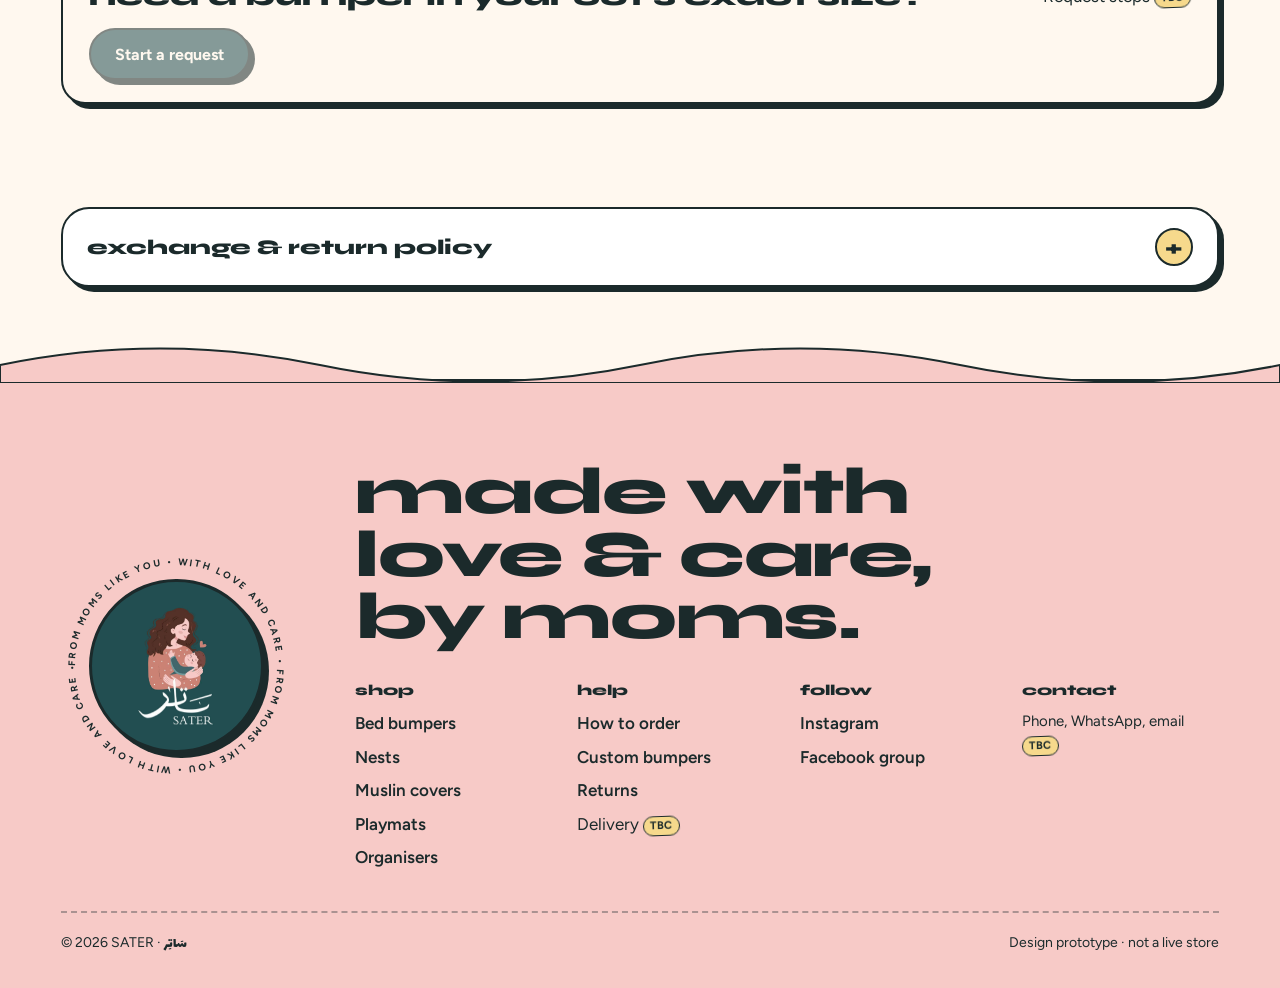
<file: v4-genz-playful/index.html>
<!doctype html>
<html lang="en">
<head>
<meta charset="utf-8">
<meta name="viewport" content="width=device-width, initial-scale=1, viewport-fit=cover">
<meta name="robots" content="noindex">
<link rel="icon" type="image/png" href="../favicon.png">
<title>SATER Playful</title>
<link rel="preconnect" href="https://fonts.googleapis.com">
<link rel="preconnect" href="https://fonts.gstatic.com" crossorigin>
<link rel="stylesheet" href="https://fonts.googleapis.com/css2?family=Syne:wght@600;700;800&family=Figtree:wght@400;500;600;700&family=Lalezar&display=swap">
</head>
<body>
<style>
/* V4 Gen Z Playful — sticker shapes with ink outlines and offset shadows, a floating pill nav, a swipeable category deck,
   the story told as chat bubbles, a butter ticker. Teal stays the anchor; butter is the one supporting colour.
   Deliberately single-theme: the brand palette is the design, so every colour is set explicitly. */
:root {
  color-scheme: light;
  --teal: #224E51;        /* sampled */
  --terracotta: #CC8275;  /* sampled */
  --blush: #F7CAC7;       /* sampled */
  --brown: #533127;       /* sampled */
  --ink: #1B2A2B;
  --cream: #FFF8EF;
  --butter: #F6D98C;
  --teal-2: #2F6468;
  --muted: #4E5A5A;

  --display: "Syne", "Arial Black", system-ui, sans-serif;
  --body: "Figtree", "Segoe UI", system-ui, sans-serif;
  --arabic: "Lalezar", "Segoe UI", sans-serif;

  --s0: 1.0625rem;
  --s2: clamp(1.6rem, 1.2rem + 1.6vw, 2.4rem);
  --s3: clamp(2.2rem, 1.4rem + 3.4vw, 4.2rem);
  --s5: clamp(2.6rem, 1.2rem + 5vw, 6rem);
  --gutter: clamp(16px, 4vw, 56px);
  --max: 1260px;
  --r: 22px;
  --line: 2px solid var(--ink);
  --pop: 5px 5px 0 var(--ink);
  --spring: cubic-bezier(.34, 1.56, .64, 1);
}
*, *::before, *::after { box-sizing: border-box; }
html { scroll-behavior: smooth; scroll-padding-top: 110px; }
html, body { overflow-x: clip; }
body { margin: 0; background: var(--cream); color: var(--ink); font-family: var(--body); font-size: var(--s0); line-height: 1.55; -webkit-font-smoothing: antialiased; overflow-x: clip; }
img { max-width: 100%; display: block; }
a { color: inherit; }
h1, h2, h3 { font-family: var(--display); font-weight: 800; margin: 0; line-height: .95; letter-spacing: -.02em; text-wrap: balance; }
p { margin: 0; }
:focus-visible { outline: 3px solid var(--terracotta); outline-offset: 3px; border-radius: 8px; }
.wrap { width: 100%; max-width: var(--max); margin-inline: auto; padding-inline: var(--gutter); }
.ar { font-family: var(--arabic); font-weight: 400; letter-spacing: 0; }
.tbc { display: inline-block; font: 700 .6875rem/1.4 var(--body); letter-spacing: .06em; text-transform: uppercase; background: var(--butter); color: var(--ink); border: 1.5px solid var(--ink); border-radius: 999px; padding: .1em .55em; vertical-align: middle; white-space: nowrap; transform: rotate(-2deg); }
.pill-label { display: inline-block; font: 700 .8125rem var(--body); letter-spacing: .04em; text-transform: uppercase; background: var(--blush); border: var(--line); border-radius: 999px; padding: .3em .9em; }

/* Chunky buttons that press down */
.btn { display: inline-flex; align-items: center; justify-content: center; gap: .6em; min-height: 52px; padding: 0 1.5em; border: var(--line); border-radius: 999px; font: 700 1rem var(--body); text-decoration: none; cursor: pointer; box-shadow: var(--pop); transition: transform .15s ease, box-shadow .15s ease, background-color .2s; }
.btn:hover { transform: translate(-1px, -1px); box-shadow: 6px 6px 0 var(--ink); }
.btn:active { transform: translate(4px, 4px); box-shadow: 1px 1px 0 var(--ink); }
.b-teal { background: var(--teal); color: var(--cream); }
.b-butter { background: var(--butter); color: var(--ink); }
.b-cream { background: var(--cream); color: var(--ink); }
.btn[aria-disabled="true"] { opacity: .55; cursor: not-allowed; }

/* Prototype note */
.note { background: var(--ink); color: var(--cream); font-size: .75rem; padding: .45rem var(--gutter); display: flex; flex-wrap: wrap; gap: .2rem 1rem; justify-content: space-between; }

/* Floating pill nav */
.nav { position: sticky; top: calc(10px + env(safe-area-inset-top, 0px)); z-index: 40; margin: 10px var(--gutter) 0; }
.nav-in { max-width: var(--max); margin-inline: auto; display: flex; align-items: center; gap: 1rem; background: var(--cream); border: var(--line); border-radius: 999px; padding: 6px 6px 6px 8px; box-shadow: var(--pop); }
.brand { display: flex; align-items: center; gap: .6rem; text-decoration: none; margin-inline-end: auto; }
.brand .disc { width: 48px; height: 48px; border-radius: 50%; background: var(--teal); display: grid; place-items: center; border: var(--line); }
.brand .disc { overflow: hidden; flex: none; }
.brand .disc img { height: 35px; width: auto; }
.brand b { font-family: var(--display); font-weight: 800; font-size: 1.15rem; }
.nav-links { display: flex; gap: .3rem; list-style: none; margin: 0; padding: 0; }
.nav-links a { display: block; text-decoration: none; font-weight: 600; padding: .55em 1em; border-radius: 999px; transition: background-color .2s; }
.nav-links a:hover { background: var(--blush); }
.nav .btn { min-height: 46px; box-shadow: none; }
.menu-btn { display: none; min-height: 46px; padding: 0 1.2em; border: var(--line); border-radius: 999px; background: var(--butter); font: 700 .9375rem var(--body); color: var(--ink); cursor: pointer; }

/* Bottom sheet menu */
.sheet-scrim { position: fixed; inset: 0; z-index: 60; background: rgba(27,42,43,.45); }
.sheet { position: fixed; z-index: 61; left: 0; right: 0; bottom: 0; background: var(--cream); border-top: var(--line); border-radius: 28px 28px 0 0; padding: 12px var(--gutter) calc(1.5rem + env(safe-area-inset-bottom, 0px)); display: grid; gap: .6rem; animation: sheet-up .45s var(--spring); }
.sheet[hidden], .sheet-scrim[hidden] { display: none !important; }
.sheet .grab { width: 44px; height: 5px; border-radius: 5px; background: var(--ink); opacity: .25; justify-self: center; margin-bottom: .4rem; }
.sheet a, .sheet button.close { display: flex; justify-content: space-between; align-items: center; min-height: 56px; padding: 0 1.2rem; border: var(--line); border-radius: 18px; text-decoration: none; font: 700 1.15rem var(--display); background: var(--cream); color: var(--ink); cursor: pointer; }
.sheet a:nth-child(2) { background: var(--blush); } .sheet a:nth-child(3) { background: var(--butter); } .sheet a:nth-child(4) { background: #D7E6E3; }
.sheet button.close { justify-content: center; font-family: var(--body); font-size: 1rem; background: var(--ink); color: var(--cream); }
@keyframes sheet-up { from { transform: translateY(100%); } }

/* Hero */
.hero { padding-block: clamp(2.5rem, 6vw, 5rem) clamp(2.5rem, 5vw, 4rem); display: grid; grid-template-columns: minmax(0, 1.15fr) minmax(0, .85fr); gap: clamp(2rem, 4vw, 4rem); align-items: center; }
.hero-copy { display: grid; gap: 1.5rem; min-width: 0; }
.hero h1 { font-size: var(--s5); text-transform: lowercase; }
.hero h1 .hl { position: relative; display: inline-block; color: var(--teal); }
.hero h1 .hl svg { position: absolute; left: -4%; right: -4%; bottom: -.12em; width: 108%; height: .32em; overflow: visible; }
.hero h1 .bubble { display: inline-block; background: var(--blush); border: var(--line); border-radius: 999px; padding: 0 .28em .04em; transform: rotate(-3deg); box-shadow: 4px 4px 0 var(--ink); }
.hero .lede { font-size: 1.2rem; max-width: 30rem; }
.hero .actions { display: flex; flex-wrap: wrap; gap: .9rem; }
.hero-art { position: relative; aspect-ratio: 1; min-width: 0; }
.sticker-logo { position: absolute; inset: 9%; border-radius: 50%; background: var(--teal); border: 3px solid var(--ink); box-shadow: 8px 8px 0 var(--ink); display: grid; place-items: center; }
.sticker-logo .logo-anim { width: 44%; }
.ring { position: absolute; inset: 0; width: 100%; height: 100%; animation: spin 26s linear infinite; }
.ring text { font: 700 13.5px var(--body); letter-spacing: 3px; text-transform: uppercase; fill: var(--ink); }
@keyframes spin { to { transform: rotate(360deg); } }
.float { position: absolute; z-index: 2; width: 30%; border: var(--line); border-radius: 18px; overflow: hidden; box-shadow: var(--pop); background: var(--cream); transition: transform .4s var(--spring); }
.float .ph { aspect-ratio: 4 / 5; }
.float.f1 { left: -6%; top: 4%; transform: rotate(-9deg); }
.float.f2 { right: -2%; bottom: 6%; transform: rotate(8deg); }
.float.f3 { left: 0; bottom: 4%; transform: rotate(-5deg); }
.float:hover { transform: rotate(0) scale(1.06); z-index: 3; }
.hero-art .burst { position: absolute; right: 2%; top: 2%; width: 27%; aspect-ratio: 1; background: var(--butter); border: var(--line); display: grid; place-items: center; text-align: center; font: 800 clamp(.6rem, .45rem + .4vw, .8rem)/1.1 var(--display); z-index: 3; letter-spacing: -.01em; clip-path: polygon(50% 0, 61% 12%, 77% 6%, 80% 22%, 96% 26%, 90% 41%, 100% 54%, 87% 63%, 91% 80%, 74% 82%, 66% 97%, 50% 89%, 34% 97%, 26% 82%, 9% 80%, 13% 63%, 0 54%, 10% 41%, 4% 26%, 20% 22%, 23% 6%, 39% 12%); padding: 18%; transform: rotate(8deg); }

/* Placeholder */
.ph { position: relative; display: grid; place-items: center; text-align: center; padding: .8rem; background: var(--t, var(--blush)); background-image: radial-gradient(circle at 30% 30%, rgba(255,255,255,.55) 0 18%, transparent 19%), radial-gradient(circle at 75% 70%, rgba(255,255,255,.35) 0 12%, transparent 13%); }
.ph .in { display: grid; gap: .3rem; justify-items: center; }
.ph .code { font: 700 .6875rem var(--body); letter-spacing: .06em; text-transform: uppercase; background: var(--cream); border: 1.5px solid var(--ink); border-radius: 999px; padding: .15em .6em; }
.ph .what { font: 700 .9375rem/1.2 var(--body); background: rgba(255,248,239,.85); border-radius: 8px; padding: .1em .45em; }
.c1 { --t: #F7CAC7; } .c2 { --t: #F6D98C; } .c3 { --t: #BFD9D3; } .c4 { --t: #E9B8A9; } .c5 { --t: #E8DCC8; } .c6 { --t: #CFE0F0; }

/* Ticker */
.ticker { background: var(--butter); border-block: var(--line); overflow: hidden; transform: rotate(-1.2deg); margin-block: 1rem; }
.ticker-track { display: flex; width: max-content; gap: 2.2rem; padding: .9rem 0; animation: slide 30s linear infinite; }
.ticker span { display: inline-flex; align-items: center; gap: .8rem; font: 800 clamp(1.2rem, 1rem + 1vw, 1.8rem) var(--display); white-space: nowrap; text-transform: lowercase; }
.ticker .ar { font-size: 1.15em; color: var(--teal); }
.ticker i { width: 14px; height: 14px; background: var(--terracotta); border: 2px solid var(--ink); border-radius: 50%; display: inline-block; }
@keyframes slide { to { transform: translateX(-50%); } }

/* Section heads */
.sec { padding-block: clamp(4rem, 8vw, 7rem); }
.head { display: flex; flex-wrap: wrap; align-items: end; justify-content: space-between; gap: 1rem 2rem; margin-bottom: clamp(2rem, 4vw, 3rem); }
.head h2 { font-size: var(--s3); text-transform: lowercase; }
.head h2 em { font-style: normal; color: var(--teal); }

/* Swipe deck */
.discover { display: grid; grid-template-columns: minmax(0, 1fr) minmax(0, 1fr); gap: clamp(2rem, 5vw, 5rem); align-items: center; }
.deck { position: relative; aspect-ratio: 4 / 4.6; max-width: 480px; width: 100%; justify-self: center; touch-action: pan-y; user-select: none; }
.card { position: absolute; inset: 0; border: var(--line); border-radius: 26px; background: var(--cream); box-shadow: var(--pop); overflow: hidden; display: grid; grid-template-rows: 1fr auto; transition: transform .5s var(--spring), opacity .4s; cursor: grab; }
.card:active { cursor: grabbing; }
.card .ph { border-bottom: var(--line); }
.card .meta { padding: 1rem 1.2rem 1.1rem; display: flex; justify-content: space-between; align-items: baseline; gap: .6rem; }
.card h3 { font-size: clamp(1.4rem, 1.1rem + 1.2vw, 2rem); text-transform: lowercase; }
.card .ar { font-size: 1.35rem; color: var(--teal); }
.card[data-pos="0"] { z-index: 5; transform: none; }
.card[data-pos="1"] { z-index: 4; transform: translate(14px, 10px) rotate(4deg); }
.card[data-pos="2"] { z-index: 3; transform: translate(-12px, 16px) rotate(-5deg); }
.card[data-pos="3"] { z-index: 2; transform: translate(0, 22px) rotate(1deg) scale(.97); }
.card[data-pos="hide"] { z-index: 1; transform: translate(0, 26px) scale(.94); opacity: 0; }
.card.fly-l { transform: translate(-130%, -6%) rotate(-18deg) !important; opacity: 0; }
.card.fly-r { transform: translate(130%, -6%) rotate(18deg) !important; opacity: 0; }
.card.drag { transition: none; }
.deck-info { display: grid; gap: 1.2rem; min-width: 0; }
.deck-info .count { font: 800 1rem var(--display); font-variant-numeric: tabular-nums; }
.deck-info h3 { font-size: var(--s3); text-transform: lowercase; }
.deck-info p.desc { font-size: 1.15rem; }
.deck-ctrl { display: flex; gap: .7rem; flex-wrap: wrap; }
.deck-ctrl .round { width: 56px; height: 56px; padding: 0; border-radius: 50%; font-size: 1.3rem; }
.chips { display: flex; flex-wrap: wrap; gap: .45rem; }
.chips button { min-height: 40px; padding: 0 .9em; border: 1.5px solid var(--ink); border-radius: 999px; background: var(--cream); font: 600 .875rem var(--body); color: var(--ink); cursor: pointer; transition: background-color .2s, transform .2s var(--spring); }
.chips button:hover { transform: translateY(-2px); }
.chips button[aria-pressed="true"] { background: var(--teal); color: var(--cream); }

/* Featured: build-your-bumper */
.build { background: var(--teal); color: var(--cream); border: var(--line); border-radius: 36px; box-shadow: 8px 8px 0 var(--ink); padding: clamp(1.6rem, 4vw, 3.2rem); display: grid; grid-template-columns: minmax(0, 1fr) minmax(0, 1fr); gap: clamp(1.5rem, 4vw, 3.5rem); align-items: center; }
.build h2 { font-size: var(--s3); text-transform: lowercase; }
.build .pill-label { color: var(--ink); }
.build .tbc { transform: none; }
.build-media { border: var(--line); border-radius: 26px; overflow: hidden; background: var(--cream); color: var(--ink); }
.build-media .ph { aspect-ratio: 5 / 4; }
.styles { display: grid; grid-template-columns: repeat(2, minmax(0, 1fr)); gap: .7rem; }
.styles button { min-height: 64px; border: var(--line); border-radius: 18px; background: var(--cream); color: var(--ink); font: 800 1.1rem var(--display); cursor: pointer; display: grid; place-items: center; line-height: 1.1; box-shadow: 3px 3px 0 var(--ink); transition: transform .2s var(--spring), background-color .2s; }
.styles button .ar { font-size: 1rem; color: var(--teal); }
.styles button[aria-pressed="true"] { background: var(--butter); transform: rotate(-2deg) scale(1.03); }
.price { font: 800 1.8rem var(--display); display: flex; align-items: center; gap: .8rem; flex-wrap: wrap; }
.fine { font-size: .9375rem; color: #D8E5E3; }
.fine button { all: unset; cursor: pointer; text-decoration: underline; text-underline-offset: 3px; color: var(--cream); font-weight: 700; padding-block: 11px; margin-block: -11px; }

/* Story as chat bubbles */
.chat { max-width: 760px; margin-inline: auto; display: grid; gap: .9rem; }
.who { display: flex; align-items: center; gap: .6rem; font-weight: 700; font-size: .9375rem; margin-bottom: .4rem; }
.who .disc { width: 40px; height: 40px; border-radius: 50%; background: var(--teal); border: var(--line); display: grid; place-items: center; }
.who .disc { overflow: hidden; flex: none; }
.who .disc img { height: 29px; width: auto; }
.msg { justify-self: start; max-width: min(88%, 560px); background: #FFFFFF; border: var(--line); border-radius: 24px 24px 24px 6px; padding: .9rem 1.2rem; font-size: 1.15rem; box-shadow: 4px 4px 0 var(--ink); }
.msg.alt { background: var(--blush); }
.msg.big { background: var(--teal); color: var(--cream); font: 800 clamp(1.3rem, 1rem + 1.4vw, 2rem)/1.15 var(--display); }
.msg.goal { background: var(--butter); }
.typing { justify-self: start; display: inline-flex; gap: 5px; padding: .8rem 1rem; background: #FFFFFF; border: var(--line); border-radius: 20px; }
.typing i { width: 8px; height: 8px; border-radius: 50%; background: var(--ink); animation: dot 1.2s infinite; }
.typing i:nth-child(2) { animation-delay: .15s; } .typing i:nth-child(3) { animation-delay: .3s; }
@keyframes dot { 0%, 60%, 100% { transform: none; opacity: .4; } 30% { transform: translateY(-4px); opacity: 1; } }

/* Instagram polaroids */
.pola { display: grid; grid-template-columns: repeat(4, minmax(0, 1fr)); gap: clamp(.8rem, 2vw, 1.6rem); }
.pola a { display: block; background: #FFFFFF; border: var(--line); border-radius: 8px; padding: 8px 8px 30px; box-shadow: 4px 4px 0 var(--ink); text-decoration: none; transition: transform .35s var(--spring); }
.pola a:nth-child(odd) { transform: rotate(-3deg); } .pola a:nth-child(even) { transform: rotate(2.5deg) translateY(10px); }
.pola a:hover { transform: rotate(0) scale(1.05); }
.pola .ph { aspect-ratio: 1; border: 1.5px solid var(--ink); border-radius: 4px; }

/* Order tiles */
.tiles { display: grid; grid-template-columns: repeat(4, minmax(0, 1fr)); gap: 1rem; }
.tile { border: var(--line); border-radius: 24px; padding: 1.4rem; display: grid; gap: .5rem; align-content: start; min-height: 190px; text-decoration: none; box-shadow: var(--pop); transition: transform .25s var(--spring), box-shadow .25s; min-width: 0; }
a.tile:hover { transform: translate(-3px, -3px) rotate(-1deg); box-shadow: 8px 8px 0 var(--ink); }
.tile b { font: 800 1.5rem var(--display); text-transform: lowercase; }
.tile span { font-size: .9375rem; overflow-wrap: anywhere; }
.tile .go { font: 800 1.6rem var(--display); margin-top: auto; }
.tile.t-ig { background: var(--blush); } .tile.t-fb { background: #D7E6E3; } .tile.t-wa { background: var(--butter); } .tile.t-web { background: #FFFFFF; }
.custom-strip { margin-top: 1.4rem; border: var(--line); border-radius: 24px; padding: 1.4rem 1.6rem; display: flex; flex-wrap: wrap; align-items: center; justify-content: space-between; gap: 1rem 2rem; background: var(--cream); box-shadow: var(--pop); }
.custom-strip b { font: 800 clamp(1.2rem, 1rem + 1vw, 1.7rem) var(--display); text-transform: lowercase; }

/* Policy: the fine print, verbatim */
.fineprint { border: var(--line); border-radius: 28px; background: #FFFFFF; box-shadow: var(--pop); overflow: hidden; }
.fineprint summary { list-style: none; cursor: pointer; display: flex; justify-content: space-between; align-items: center; gap: 1rem; padding: 1.2rem 1.5rem; min-height: 64px; font: 800 1.3rem var(--display); text-transform: lowercase; }
.fineprint summary::-webkit-details-marker { display: none; }
.fineprint summary::after { content: "+"; width: 38px; height: 38px; flex: none; border: var(--line); border-radius: 50%; display: grid; place-items: center; background: var(--butter); font-size: 1.4rem; transition: transform .3s var(--spring); }
.fineprint[open] summary::after { transform: rotate(45deg); }
.fineprint .body { padding: 0 1.5rem 1.5rem; display: grid; gap: .8rem; border-top: 2px dashed rgba(27,42,43,.3); padding-top: 1.2rem; }
.fineprint h4 { margin: .4rem 0 0; font: 800 1.15rem var(--display); }
.fineprint ul { margin: 0; padding-inline-start: 1.2rem; display: grid; gap: .4rem; }
.fineprint li::marker { color: var(--terracotta); }

/* Footer */
.foot { position: relative; background: var(--blush); border-top: var(--line); margin-top: 60px; padding-block: clamp(3.5rem, 7vw, 5rem) 2rem; }
.foot .wave { position: absolute; left: 0; right: 0; top: -38px; width: 100%; height: 40px; display: block; }
.foot-grid { display: grid; grid-template-columns: auto minmax(0, 1fr); gap: clamp(2rem, 5vw, 4.5rem); align-items: center; }
.foot-stick { position: relative; width: clamp(170px, 18vw, 230px); aspect-ratio: 1; }
.foot-stick .sticker-logo { inset: 12%; box-shadow: 5px 5px 0 var(--ink); }
.foot-stick .logo-anim { width: 46%; }
.foot-stick .ring text { font-size: 12.5px; }
.foot h2 { font-size: var(--s3); text-transform: lowercase; }
.foot-cols { display: grid; grid-template-columns: repeat(4, minmax(0, 1fr)); gap: 1.6rem; margin-top: 2rem; }
.foot h4 { margin: 0 0 .7rem; font: 800 .9375rem var(--display); text-transform: lowercase; }
.foot ul { list-style: none; margin: 0; padding: 0; display: grid; gap: .45rem; }
.foot a, .foot li button { text-decoration: none; font-weight: 600; background: none; border: 0; padding: 0; font: inherit; font-weight: 600; color: var(--ink); cursor: pointer; }
.foot a:hover, .foot li button:hover { text-decoration: underline; text-decoration-thickness: 2px; text-underline-offset: 4px; }
.foot .base { margin-top: 2.5rem; padding-top: 1.2rem; border-top: 2px dashed rgba(27,42,43,.35); display: flex; flex-wrap: wrap; justify-content: space-between; gap: .4rem 2rem; font-size: .875rem; }

/* Logo (official artwork in four layers) — V4 reveal: a sticker pop */
.logo-anim { display: grid; aspect-ratio: 516 / 792; max-width: 100%; }
.logo-anim img { grid-area: 1 / 1; width: 100%; height: auto; }
.logo-anim .l-heart { transform-origin: 85% 32%; }
.logo-anim.play .l-art { animation: z-pop .8s var(--spring) both; }
.logo-anim.play .l-heart { animation: z-heart .7s .55s var(--spring) both, z-float 1.6s 1.3s ease-in-out 2; }
.logo-anim.play .l-ar { animation: z-write .7s .4s cubic-bezier(.6,0,.3,1) both; }
.logo-anim.play .l-word { animation: z-up .6s .85s var(--spring) both; }
@keyframes z-pop { from { opacity: 0; transform: scale(.6); } to { opacity: 1; transform: none; } }
@keyframes z-heart { from { opacity: 0; transform: translateY(30px) scale(0); } to { opacity: 1; transform: none; } }
@keyframes z-float { 50% { transform: translateY(-8px) scale(1.12); } }
@keyframes z-write { from { clip-path: inset(0 0 0 100%); } to { clip-path: inset(0 0 0 0); } }
@keyframes z-up { from { opacity: 0; transform: translateY(18px); } to { opacity: 1; transform: none; } }

/* Pop-in reveals */
.js .rv { opacity: 0; transform: translateY(24px) scale(.97); transition: opacity .5s ease, transform .6s var(--spring); }
.js .rv.in { opacity: 1; transform: none; }


/* Comfortable tap targets on touch screens */
@media (max-width: 960px) {
  footer li > a, footer li > button { display: inline-flex; align-items: center; min-height: 44px; }
  footer ul { gap: 0 !important; }
}

@media (prefers-reduced-motion: reduce) {
  html { scroll-behavior: auto; }
  *, *::before, *::after { animation: none !important; transition: none !important; }
  .js .rv { opacity: 1; transform: none; }
  .typing { display: none; }
}

@media (max-width: 960px) {
  .nav-links, .nav .btn { display: none; }
  .menu-btn { display: block; }
  .hero { grid-template-columns: 1fr; }
  .hero-art { max-width: 460px; width: 100%; justify-self: center; }
  .discover { grid-template-columns: 1fr; }
  .build { grid-template-columns: 1fr; }
  .tiles { grid-template-columns: 1fr 1fr; }
  .pola { grid-template-columns: 1fr 1fr; }
  .foot-grid { grid-template-columns: 1fr; justify-items: start; }
  .foot-cols { grid-template-columns: 1fr 1fr; }
}
@media (max-width: 520px) {
  .note .hide-sm { display: none; }
  .brand b { display: none; }
  .hero .actions .btn { flex: 1 1 100%; }
  .float { width: 30%; }
  .float.f1 { left: -2%; } .float.f2 { right: 0; }
  .hero h1 { font-size: clamp(2.4rem, 1rem + 7vw, 3.4rem); }
  .tiles { grid-template-columns: 1fr; }
  .tile { min-height: 0; }
  .styles button { font-size: .9rem; letter-spacing: -.01em; }
  .pola a:nth-child(n+3) { display: none; }
}
</style>

<div class="note" role="note"><span>Design prototype · <strong>V4 Gen Z Playful</strong></span><span class="hide-sm">Yellow tags = awaiting confirmation <span class="tbc">TBC</span> · photo spaces name the shot needed</span></div>

<header class="nav" id="top">
  <div class="nav-in">
    <a class="brand" href="#top" aria-label="SATER home"><span class="disc" aria-hidden="true"><img src="assets/logo/badge-160.webp" alt="" width="104" height="160"></span><b>sater</b></a>
    <ul class="nav-links">
      <li><a href="#shop">Shop</a></li>
      <li><a href="#build">Custom</a></li>
      <li><a href="#story">Story</a></li>
      <li><a href="#returns">Returns</a></li>
    </ul>
    <a class="btn b-butter" href="#order">Order</a>
    <button class="menu-btn" type="button" aria-expanded="false" aria-controls="sheet">Menu</button>
  </div>
</header>
<div class="sheet-scrim" hidden data-close></div>
<nav class="sheet" id="sheet" hidden aria-label="Menu">
  <span class="grab" aria-hidden="true"></span>
  <a href="#shop">Shop <span aria-hidden="true">→</span></a>
  <a href="#build">Custom bumper <span aria-hidden="true">→</span></a>
  <a href="#story">Our story <span aria-hidden="true">→</span></a>
  <a href="#order">How to order <span aria-hidden="true">→</span></a>
  <a href="#returns">Returns <span aria-hidden="true">→</span></a>
  <button class="close" type="button" data-close>Close</button>
</nav>

<main>
  <section class="wrap hero" aria-labelledby="h1">
    <div class="hero-copy">
      <span class="pill-label" style="justify-self:start">made by mothers</span>
      <h1 id="h1">from moms <span style="white-space:nowrap"><span class="bubble">like you</span>,</span> with <span class="hl">love<svg viewBox="0 0 200 30" preserveAspectRatio="none" aria-hidden="true"><path d="M3 20 C 40 6, 80 30, 120 14 S 180 8, 197 18" fill="none" stroke="#CC8275" stroke-width="7" stroke-linecap="round"/></svg></span> &amp; care.</h1>
      <p class="lede">Baby essentials we designed for the real problems we faced as moms. Every one tested by us, on our own babies.</p>
      <div class="actions">
        <a class="btn b-teal" href="#shop">Find your favourite <span aria-hidden="true">→</span></a>
        <a class="btn b-cream" href="#story">Meet the moms</a>
      </div>
    </div>
    <div class="hero-art">
      <div class="float f1"><div class="ph c2"><div class="in"><span class="code">P9</span><span class="what">Playmat</span></div></div></div>
      <div class="float f2"><div class="ph c3"><div class="in"><span class="code">P7</span><span class="what">Round nest</span></div></div></div>
      <div class="sticker-logo">
        <div class="logo-anim" data-autoplay role="img" aria-label="SATER logo: a mother holding her sleeping baby, with the Arabic and English wordmark">
          <img class="l-art" src="assets/logo/art.webp" alt="" width="516" height="792">
          <img class="l-heart" src="assets/logo/heart.webp" alt="" width="516" height="792">
          <img class="l-ar" src="assets/logo/arabic.webp" alt="" width="516" height="792">
          <img class="l-word" src="assets/logo/wordmark.webp" alt="" width="516" height="792">
        </div>
      </div>
      <svg class="ring" viewBox="0 0 300 300" aria-hidden="true"><defs><path id="ring-a" d="M150,150 m-138,0 a138,138 0 1,1 276,0 a138,138 0 1,1 -276,0"/></defs><text><textPath href="#ring-a">made by mothers • tested on our own babies • made by mothers • tested on our own babies •</textPath></text></svg>
      <div class="float f3"><div class="ph c4"><div class="in"><span class="code">P10</span><span class="what">Organiser</span></div></div></div>
      <div class="burst" aria-hidden="true">made to<br>measure</div>
    </div>
  </section>

  <div class="ticker" aria-hidden="true">
    <div class="ticker-track">
      <span>bed bumpers <span class="ar">جوانب</span><i></i></span><span>baby nests <span class="ar">نيست</span><i></i></span><span>muslin covers<i></i></span><span>playmats <span class="ar">بلاي مات</span><i></i></span><span>organisers <span class="ar">منظمات</span><i></i></span><span>made to measure<i></i></span>
      <span>bed bumpers <span class="ar">جوانب</span><i></i></span><span>baby nests <span class="ar">نيست</span><i></i></span><span>muslin covers<i></i></span><span>playmats <span class="ar">بلاي مات</span><i></i></span><span>organisers <span class="ar">منظمات</span><i></i></span><span>made to measure<i></i></span>
    </div>
  </div>

  <section class="wrap sec" id="shop" aria-labelledby="shop-t">
    <div class="head"><h2 id="shop-t">swipe the <em>collection</em></h2><p>Drag a card, use the arrows, or tap a category.</p></div>
    <div class="discover">
      <div class="deck" id="deck" aria-hidden="true"></div>
      <div class="deck-info" aria-live="polite">
        <p class="count" id="d-count">1 / 7</p>
        <h3 id="d-name">bed bumpers</h3>
        <p class="ar" id="d-ar" lang="ar" style="font-size:1.6rem;color:var(--teal)">جوانب</p>
        <p class="desc" id="d-desc">Four styles: sponge, polygonal, bubbles and braided. Made to measure.</p>
        <div class="deck-ctrl">
          <button class="btn b-cream round" type="button" id="d-prev" aria-label="Previous category">←</button>
          <button class="btn b-cream round" type="button" id="d-next" aria-label="Next category">→</button>
          <a class="btn b-teal" href="#order" id="d-ask">Ask about this</a>
        </div>
        <div class="chips" id="d-chips" role="group" aria-label="Jump to a category"></div>
      </div>
    </div>
  </section>

  <section class="wrap" id="build" aria-labelledby="build-t">
    <div class="build rv">
      <div class="build-media"><div class="ph c1" id="b-ph"><div class="in"><span class="code" id="b-code">P2</span><span class="what" id="b-what">Sponge bumper in a cot</span></div></div></div>
      <div style="display:grid;gap:1.2rem">
        <span class="pill-label" style="justify-self:start">custom · made to measure</span>
        <h2 id="build-t">pick your bumper style</h2>
        <div class="styles" role="group" aria-label="Style">
          <button type="button" aria-pressed="true" data-code="P2" data-what="Sponge bumper in a cot" data-c="c1">sponge <span class="ar" lang="ar">سفنج</span></button>
          <button type="button" aria-pressed="false" data-code="P3" data-what="Polygonal bumper in a cot" data-c="c3">polygonal <span class="ar" lang="ar">مضلعة</span></button>
          <button type="button" aria-pressed="false" data-code="P4" data-what="Bubbles bumper in a cot" data-c="c2">bubbles <span class="ar" lang="ar">بابلز</span></button>
          <button type="button" aria-pressed="false" data-code="P5" data-what="Braided bumper in a cot" data-c="c4">braided <span class="ar" lang="ar">ضفيرة</span></button>
        </div>
        <p class="price">EGP — <span class="tbc">price TBC</span></p>
        <p class="fine">Made to your cot’s size. Colours, measuring guide and lead time <span class="tbc">TBC</span>. Made-to-measure items can only be exchanged or returned for a defect, a size mistake or a product fault. <button type="button" data-open-returns>Read the policy</button></p>
        <a class="btn b-butter" href="#order" style="justify-self:start">Request this bumper <span aria-hidden="true">→</span></a>
      </div>
    </div>
  </section>

  <section class="wrap sec" id="story" aria-labelledby="story-t">
    <div class="head" style="justify-content:center;text-align:center"><h2 id="story-t">Our Story 🤍</h2></div>
    <div class="chat">
      <div class="who"><span class="disc" aria-hidden="true"><img src="assets/logo/badge-160.webp" alt="" width="104" height="160"></span>the moms behind sater</div>
      <p class="msg rv">Sater started from a real experience… not just an idea.</p>
      <p class="msg alt rv">We are mothers first.<br>We’ve been through the same journey — the worries, the small details, and the constant need to keep our babies safe and comfortable.</p>
      <p class="msg rv">We tried so many products…<br>Some looked nice, but didn’t really work.<br>Some made things harder instead of easier.</p>
      <p class="msg big rv">So we decided to create what we wished we had.</p>
      <p class="msg alt rv">Every product at Sater is tested by us, on our own babies.<br>Designed to solve real problems we faced as moms.</p>
      <p class="msg goal rv">Our goal is simple:<br>To make motherhood a little easier…<br>And a lot more comfortable for both mom and baby 👶🏻✨</p>
      <span class="typing" aria-hidden="true"><i></i><i></i><i></i></span>
    </div>
  </section>

  <section class="wrap sec" style="padding-top:0" aria-labelledby="ig-t">
    <div class="head"><h2 id="ig-t">10K+ moms <em>follow along</em></h2><a class="btn b-cream" href="https://www.instagram.com/saterr1/" target="_blank" rel="noopener">@saterr1 ↗</a></div>
    <div class="pola">
      <a href="https://www.instagram.com/saterr1/" target="_blank" rel="noopener" aria-label="View on Instagram"><div class="ph c1"><div class="in"><span class="code">Instagram</span></div></div></a>
      <a href="https://www.instagram.com/saterr1/" target="_blank" rel="noopener" aria-label="View on Instagram"><div class="ph c3"><div class="in"><span class="code">Instagram</span></div></div></a>
      <a href="https://www.instagram.com/saterr1/" target="_blank" rel="noopener" aria-label="View on Instagram"><div class="ph c2"><div class="in"><span class="code">Instagram</span></div></div></a>
      <a href="https://www.instagram.com/saterr1/" target="_blank" rel="noopener" aria-label="View on Instagram"><div class="ph c4"><div class="in"><span class="code">Instagram</span></div></div></a>
    </div>
  </section>

  <section class="wrap sec" id="order" style="padding-top:0" aria-labelledby="order-t">
    <div class="head"><h2 id="order-t">how to <em>order</em></h2><p>Ordering on the website isn’t set up yet. Reach us here for now.</p></div>
    <div class="tiles">
      <a class="tile t-ig rv" href="https://www.instagram.com/saterr1/" target="_blank" rel="noopener"><b>instagram</b><span>DM @saterr1</span><span class="go" aria-hidden="true">↗</span></a>
      <a class="tile t-fb rv" href="https://www.facebook.com/share/g/1B5JW78XBk" target="_blank" rel="noopener"><b>facebook</b><span>Join the SATER group</span><span class="go" aria-hidden="true">↗</span></a>
      <div class="tile t-wa rv"><b>whatsapp</b><span>Number coming soon</span><span class="go"><span class="tbc">TBC</span></span></div>
      <div class="tile t-web rv"><b>order online</b><span>Only if website checkout is approved</span><span class="go"><span class="tbc">pending</span></span></div>
    </div>
    <div class="custom-strip rv"><b>need a bumper in your cot’s exact size?</b><span>Request steps <span class="tbc">TBC</span></span><a class="btn b-teal" href="#order" aria-disabled="true" title="The custom order page comes in a later stage">Start a request</a></div>
  </section>

  <section class="wrap" id="returns" style="padding-bottom:2rem" aria-label="Exchange and Return Policy">
    <details class="fineprint">
      <summary>exchange &amp; return policy</summary>
      <div class="body">
        <p>At Sater, your comfort and satisfaction are our priority 🤍</p>
        <p>We offer exchange and return on all products under the following conditions:</p>
        <ul>
          <li>Items must be in their original condition, unused, and in the same quality as received.</li>
          <li>Requests must be made within 7 days from the delivery date.</li>
          <li>Customers are responsible for return shipping fees.</li>
          <li>Refunds are processed via InstaPay only.</li>
        </ul>
        <h4>Customized Products</h4>
        <p>Please note that all customized or made-to-measure items (including bed bumpers or any products made in specific sizes) are non-refundable and non-exchangeable.</p>
        <p>However, exceptions apply only in the following cases:</p>
        <ul>
          <li>If the product has a manufacturing defect.</li>
          <li>If there is a mistake in the size.</li>
          <li>If there is any fault in the product itself.</li>
        </ul>
        <p>In these cases only, we will offer an exchange or return for the customized item.</p>
      </div>
    </details>
  </section>
</main>

<footer class="foot">
  <svg class="wave" viewBox="0 0 1440 40" preserveAspectRatio="none" aria-hidden="true"><path d="M0 40 V22 C 120 0, 240 0, 360 22 S 600 44, 720 22 S 960 0, 1080 22 S 1320 44, 1440 22 V40 Z" fill="#F7CAC7" stroke="#1B2A2B" stroke-width="2" vector-effect="non-scaling-stroke"/></svg>
  <div class="wrap">
    <div class="foot-grid">
      <div class="foot-stick">
        <div class="sticker-logo">
          <div class="logo-anim" data-inview role="img" aria-label="SATER logo">
            <img class="l-art" src="assets/logo/art.webp" alt="" width="516" height="792" loading="lazy">
            <img class="l-heart" src="assets/logo/heart.webp" alt="" width="516" height="792" loading="lazy">
            <img class="l-ar" src="assets/logo/arabic.webp" alt="" width="516" height="792" loading="lazy">
            <img class="l-word" src="assets/logo/wordmark.webp" alt="" width="516" height="792" loading="lazy">
          </div>
        </div>
        <svg class="ring" viewBox="0 0 300 300" aria-hidden="true"><defs><path id="ring-b" d="M150,150 m-132,0 a132,132 0 1,1 264,0 a132,132 0 1,1 -264,0"/></defs><text><textPath href="#ring-b">from moms like you • with love and care • from moms like you • with love and care •</textPath></text></svg>
      </div>
      <div>
        <h2>made with love &amp; care, by moms.</h2>
        <div class="foot-cols">
          <div><h4>shop</h4><ul><li><a href="#shop">Bed bumpers</a></li><li><a href="#shop">Nests</a></li><li><a href="#shop">Muslin covers</a></li><li><a href="#shop">Playmats</a></li><li><a href="#shop">Organisers</a></li></ul></div>
          <div><h4>help</h4><ul><li><a href="#order">How to order</a></li><li><a href="#build">Custom bumpers</a></li><li><button type="button" data-open-returns>Returns</button></li><li>Delivery <span class="tbc">TBC</span></li></ul></div>
          <div><h4>follow</h4><ul><li><a href="https://www.instagram.com/saterr1/" target="_blank" rel="noopener">Instagram</a></li><li><a href="https://www.facebook.com/share/g/1B5JW78XBk" target="_blank" rel="noopener">Facebook group</a></li></ul></div>
          <div><h4>contact</h4><p style="font-size:.9375rem">Phone, WhatsApp, email <span class="tbc">TBC</span></p></div>
        </div>
      </div>
    </div>
    <div class="base"><span>© 2026 SATER · <span class="ar" lang="ar">سَاتِر</span></span><span>Design prototype · not a live store</span></div>
  </div>
</footer>

<script>
(() => {
  const calm = matchMedia('(prefers-reduced-motion: reduce)').matches;

  // Bottom-sheet menu
  const sheet = document.getElementById('sheet'), scrim = document.querySelector('.sheet-scrim'), mb = document.querySelector('.menu-btn');
  const setSheet = open => { sheet.hidden = scrim.hidden = !open; mb.setAttribute('aria-expanded', String(open)); document.body.style.overflow = open ? 'hidden' : ''; if (open) sheet.querySelector('a').focus(); };
  mb.addEventListener('click', () => setSheet(true));
  [sheet, scrim].forEach(el => el.addEventListener('click', e => { if (e.target.closest('a, [data-close]')) setSheet(false); }));
  addEventListener('keydown', e => { if (e.key === 'Escape' && !sheet.hidden) { setSheet(false); mb.focus(); } });

  // Returns: open the fine print when linked
  const fp = document.querySelector('.fineprint');
  const openReturns = () => { fp.open = true; document.getElementById('returns').scrollIntoView({ behavior: calm ? 'auto' : 'smooth' }); };
  document.querySelectorAll('[data-open-returns], a[href="#returns"]').forEach(el => el.addEventListener('click', e => { e.preventDefault(); setSheet(false); openReturns(); }));

  // Swipe deck
  const cats = [
    { n: 'bed bumpers', ar: 'جوانب', d: 'Four styles: sponge, polygonal, bubbles and braided. Made to measure.', p: 'P1', w: 'Bed bumper in a cot', c: 'c1' },
    { n: 'oval nest', ar: 'نيست بيضاوي', d: 'Details to be confirmed.', p: 'P6', w: 'Oval nest', c: 'c3' },
    { n: 'round nest', ar: 'نيست دائري', d: 'Details to be confirmed.', p: 'P7', w: 'Round nest', c: 'c2' },
    { n: 'muslin covers', ar: '', d: 'Details to be confirmed.', p: 'P8', w: 'Muslin cover', c: 'c5' },
    { n: 'playmats', ar: 'بلاي مات', d: 'Details to be confirmed.', p: 'P9', w: 'Playmat', c: 'c4' },
    { n: 'organisers', ar: 'منظمات', d: 'Details to be confirmed.', p: 'P10', w: 'Organiser', c: 'c6' },
    { n: 'بورط', ar: '', d: 'English name and details to be confirmed.', p: 'P11', w: 'Product to confirm', c: 'c1' }
  ];
  const deck = document.getElementById('deck'), chips = document.getElementById('d-chips');
  const cards = cats.map((c, i) => {
    const el = document.createElement('div'); el.className = 'card';
    el.innerHTML = `<div class="ph ${c.c}"><div class="in"><span class="code">Photo ${c.p}</span><span class="what">${c.w}</span></div></div><div class="meta"><h3${/[؀-ۿ]/.test(c.n) ? ' class="ar" lang="ar"' : ''}>${c.n}</h3><span class="ar" lang="ar">${c.ar}</span></div>`;
    deck.appendChild(el); return el;
  });
  cats.forEach((c, i) => { const b = document.createElement('button'); b.type = 'button'; b.textContent = c.n; if (/[؀-ۿ]/.test(c.n)) { b.lang = 'ar'; b.className = 'ar'; } b.addEventListener('click', () => go(i)); chips.appendChild(b); });
  let cur = 0;
  const render = () => {
    cards.forEach((el, i) => { const pos = (i - cur + cats.length) % cats.length; el.dataset.pos = pos < 4 ? pos : 'hide'; el.classList.remove('fly-l', 'fly-r'); el.style.transform = ''; });
    const c = cats[cur];
    document.getElementById('d-count').textContent = `${cur + 1} / ${cats.length}`;
    const nm = document.getElementById('d-name'); nm.textContent = c.n; nm.classList.toggle('ar', /[؀-ۿ]/.test(c.n));
    document.getElementById('d-ar').textContent = c.ar;
    document.getElementById('d-desc').textContent = c.d;
    [...chips.children].forEach((b, i) => b.setAttribute('aria-pressed', String(i === cur)));
  };
  const go = (i, dir) => {
    const top = cards[cur];
    if (!calm && dir) { top.classList.add(dir < 0 ? 'fly-l' : 'fly-r'); setTimeout(() => { cur = (i + cats.length) % cats.length; render(); }, 260); }
    else { cur = (i + cats.length) % cats.length; render(); }
  };
  document.getElementById('d-next').addEventListener('click', () => go(cur + 1, -1));
  document.getElementById('d-prev').addEventListener('click', () => go(cur - 1, 1));
  // drag / swipe the top card
  let sx = null, dx = 0, el = null;
  deck.addEventListener('pointerdown', e => { el = e.target.closest('.card'); if (!el || el.dataset.pos !== '0') { el = null; return; } sx = e.clientX; dx = 0; el.classList.add('drag'); el.setPointerCapture(e.pointerId); });
  deck.addEventListener('pointermove', e => { if (!el) return; dx = e.clientX - sx; el.style.transform = `translateX(${dx}px) rotate(${dx / 18}deg)`; });
  const end = () => { if (!el) return; el.classList.remove('drag'); const d = dx; el.style.transform = ''; el = null; if (Math.abs(d) > 80) go(d < 0 ? cur + 1 : cur - 1, d < 0 ? -1 : 1); };
  deck.addEventListener('pointerup', end); deck.addEventListener('pointercancel', end);
  render();

  // Bumper style picker
  const bph = document.getElementById('b-ph'), bc = document.getElementById('b-code'), bw = document.getElementById('b-what');
  document.querySelectorAll('.styles button').forEach(b => b.addEventListener('click', () => {
    document.querySelectorAll('.styles button').forEach(x => x.setAttribute('aria-pressed', String(x === b)));
    bph.className = 'ph ' + b.dataset.c; bc.textContent = b.dataset.code; bw.textContent = b.dataset.what;
  }));

  // Pop-in reveals
  if (!calm && 'IntersectionObserver' in window) {
    document.documentElement.classList.add('js');
    const io = new IntersectionObserver(es => es.forEach((en, k) => { if (en.isIntersecting) { en.target.style.transitionDelay = (k * 70) + 'ms'; en.target.classList.add('in'); io.unobserve(en.target); } }), { rootMargin: '0px 0px -8% 0px' });
    document.querySelectorAll('.rv').forEach(x => io.observe(x));
  }

  // Logo
  const play = x => { x.classList.remove('play'); void x.offsetWidth; x.classList.add('play'); };
  if (!calm) {
    document.querySelectorAll('.logo-anim[data-autoplay]').forEach(x => { play(x); x.closest('.sticker-logo').addEventListener('click', () => play(x)); });
    if ('IntersectionObserver' in window) {
      const lo = new IntersectionObserver(es => es.forEach(en => { if (en.isIntersecting) { play(en.target); lo.unobserve(en.target); } }), { threshold: .2 });
      document.querySelectorAll('.logo-anim[data-inview]').forEach(x => lo.observe(x));
    }
  }
  document.querySelectorAll('[aria-disabled="true"]').forEach(x => x.addEventListener('click', e => e.preventDefault()));
})();
</script>

</body>
</html>
</file>
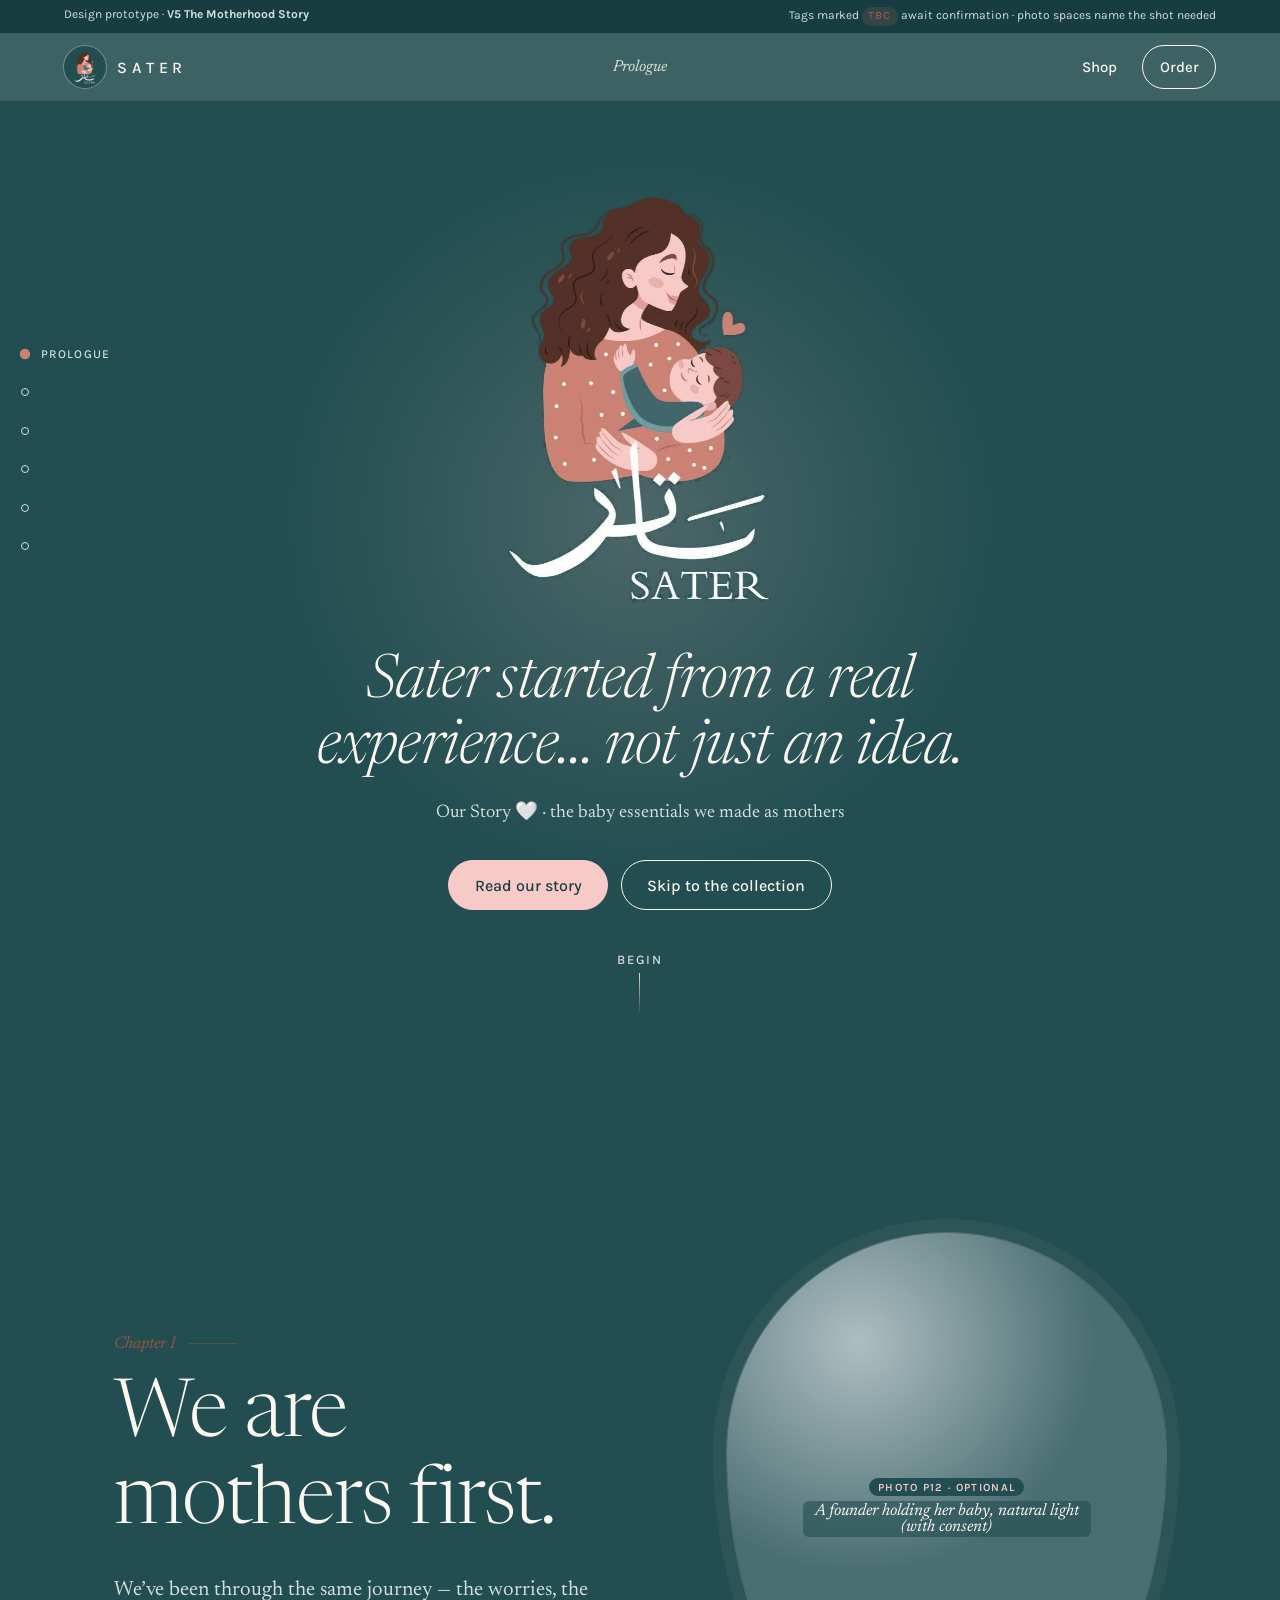
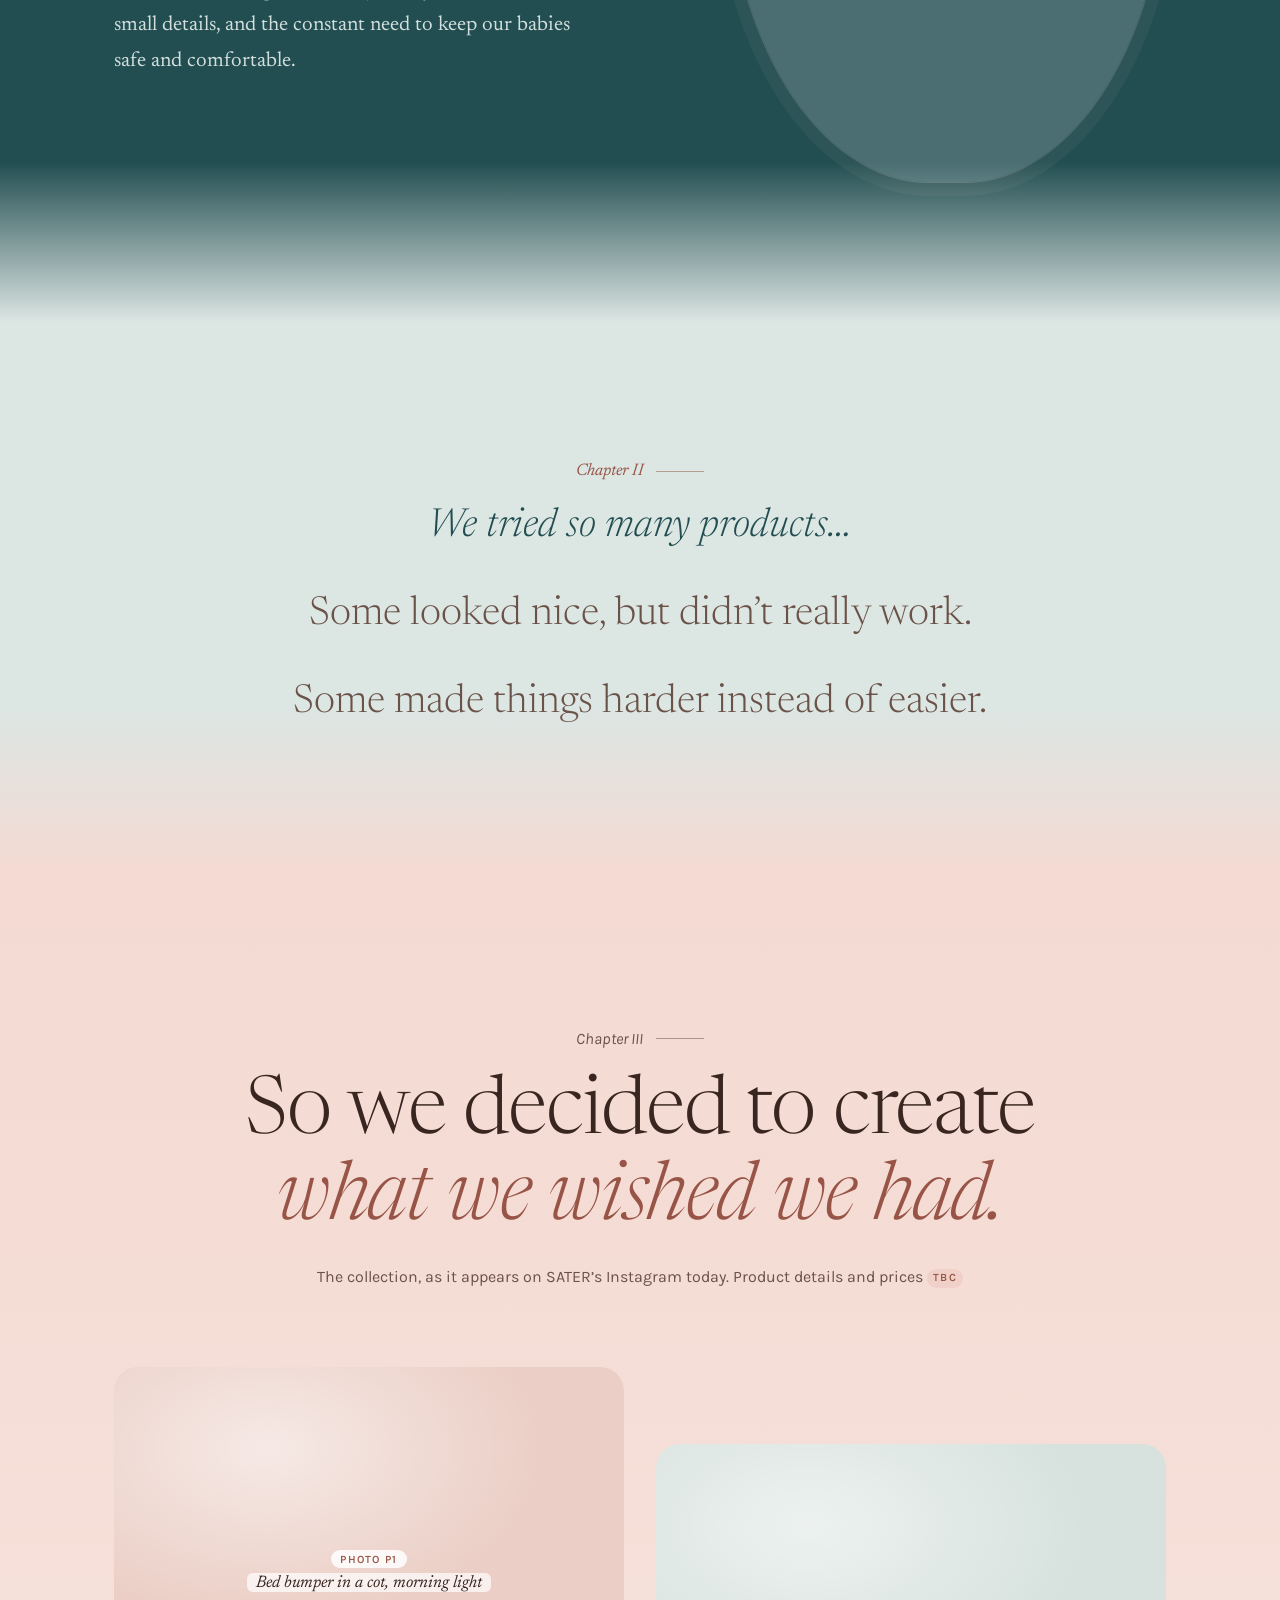
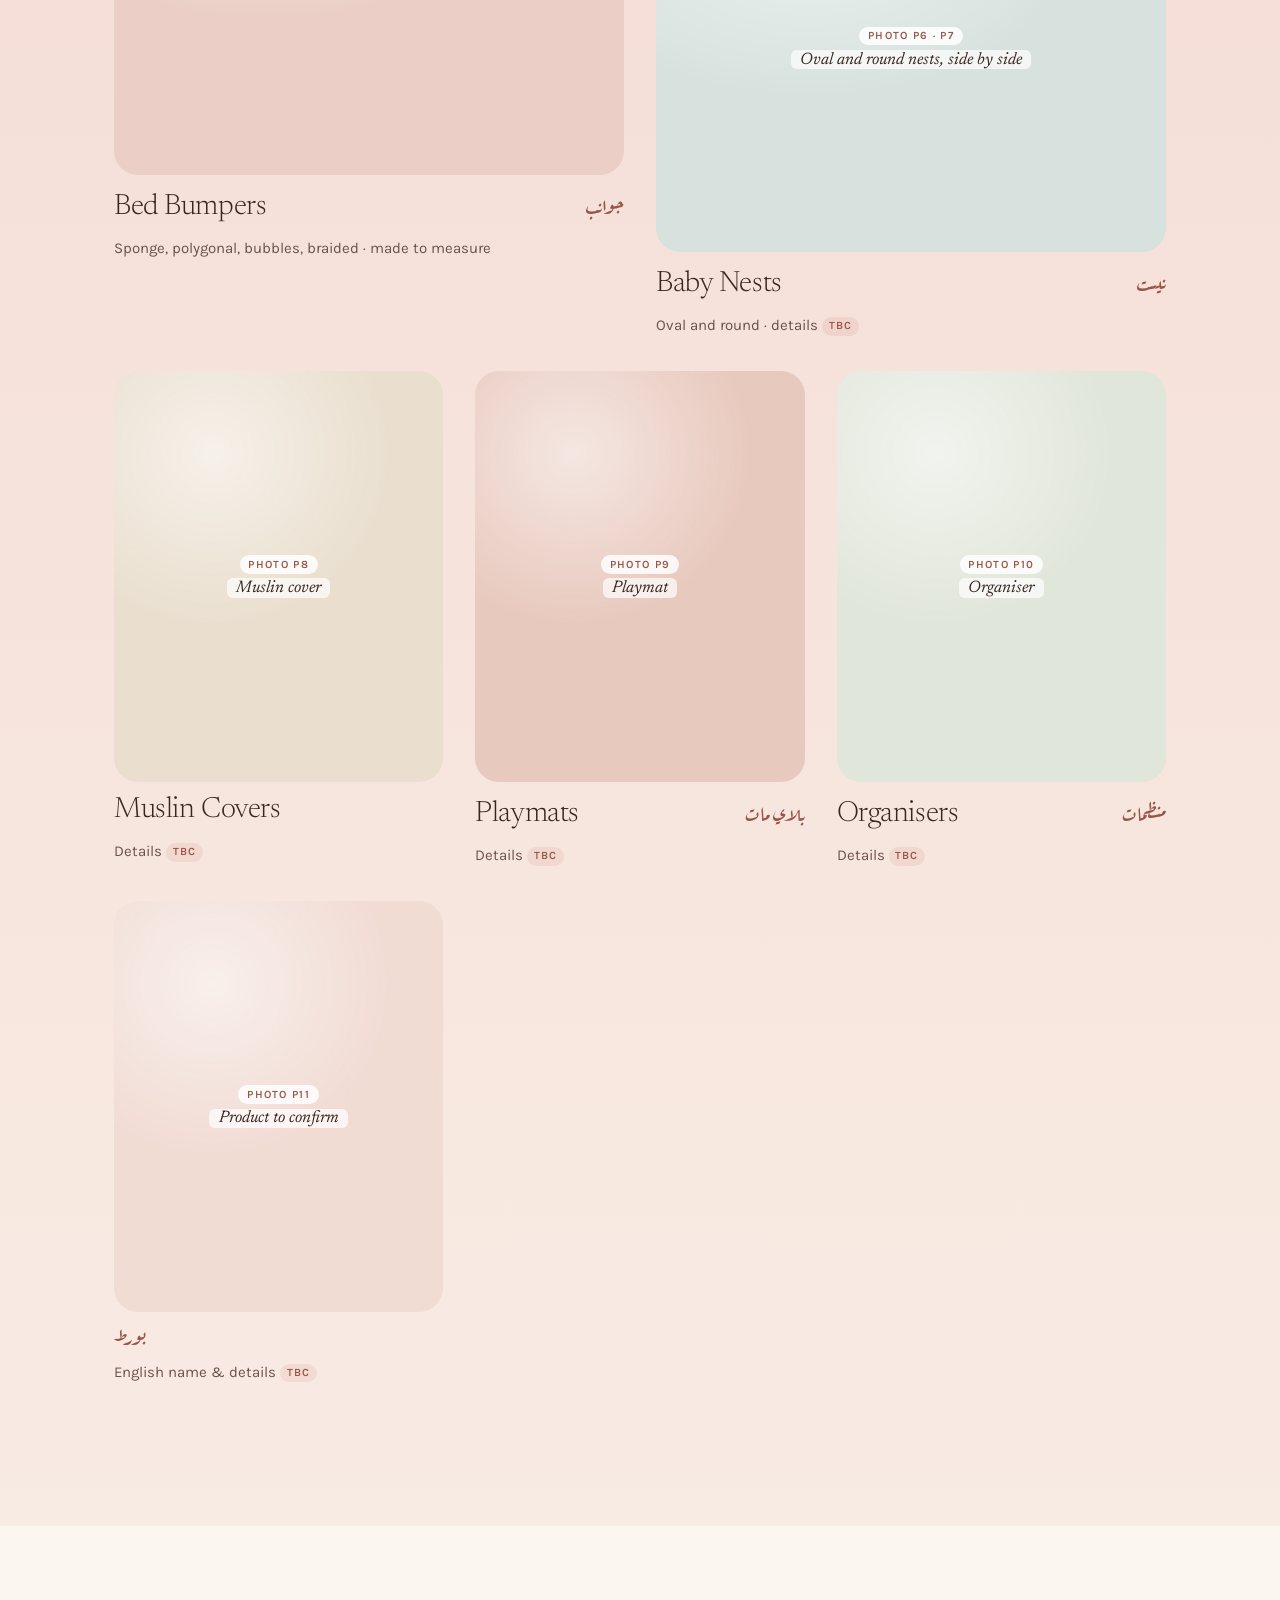
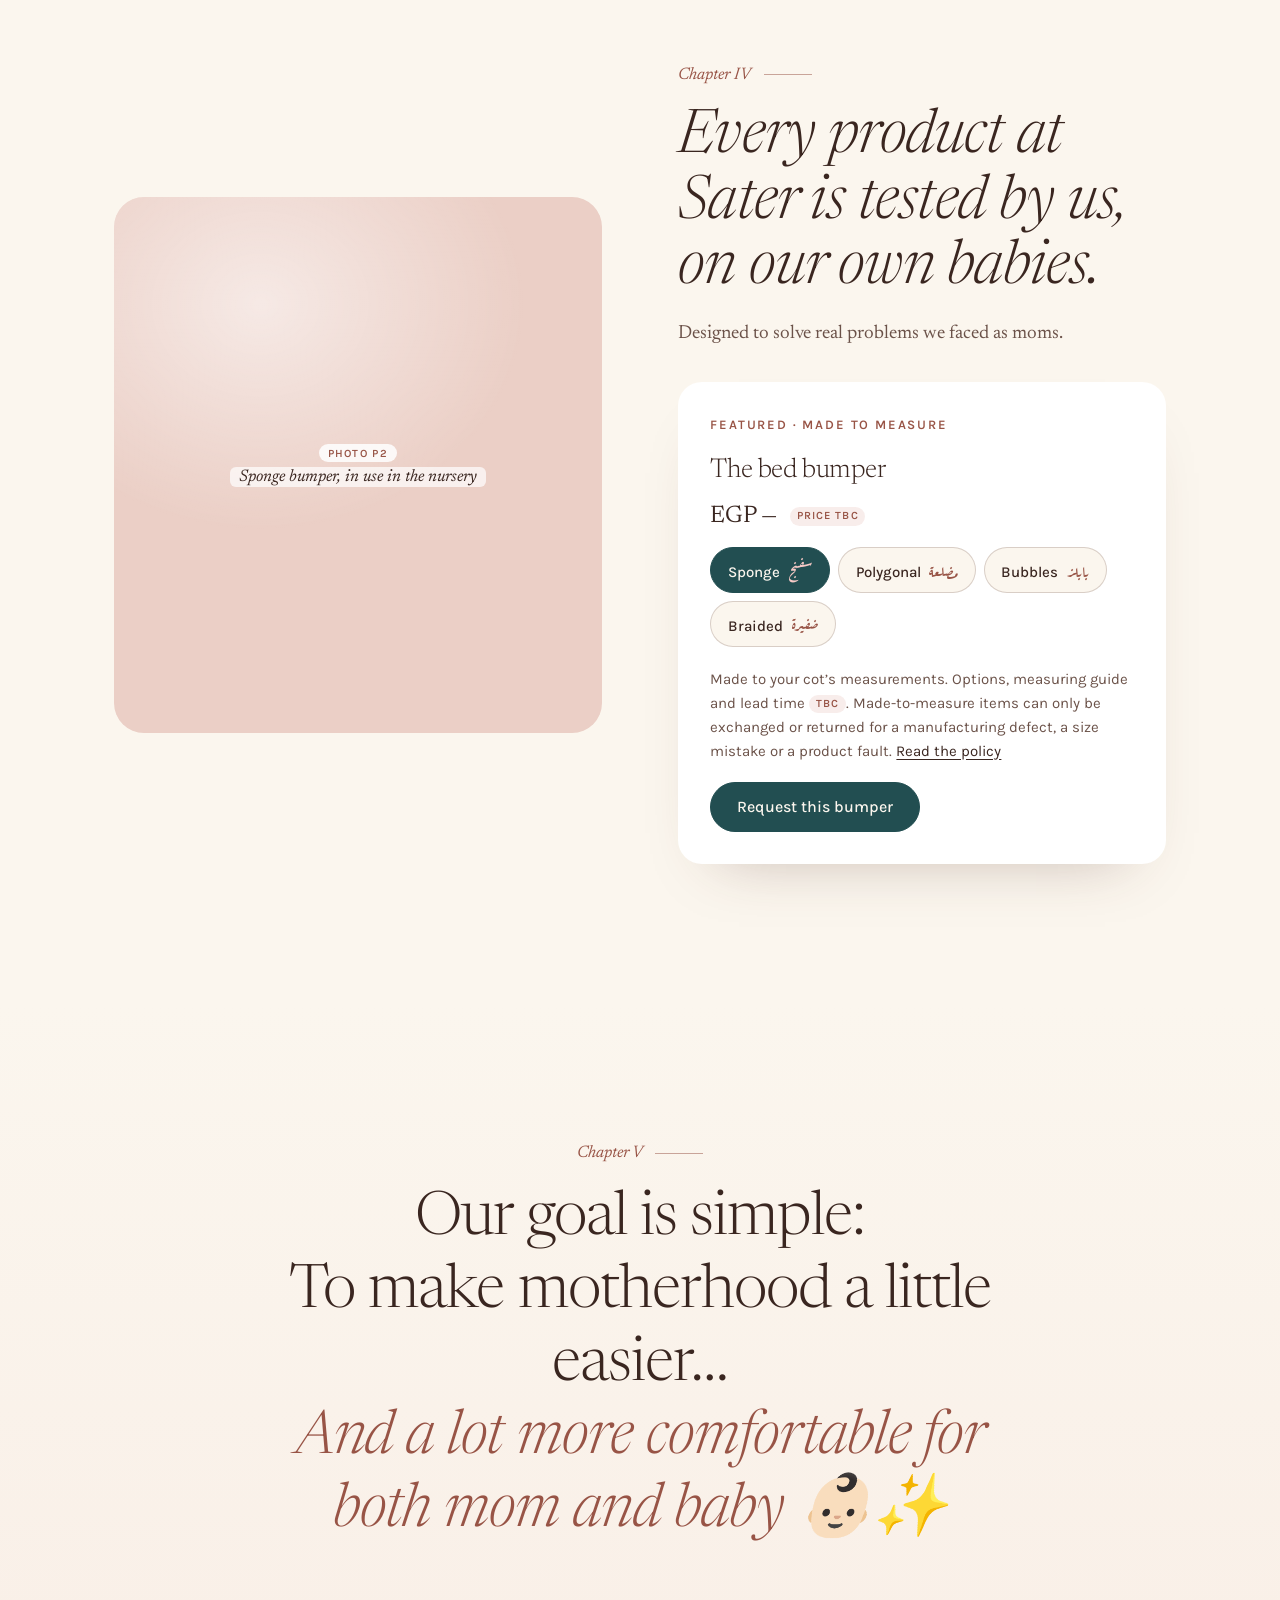
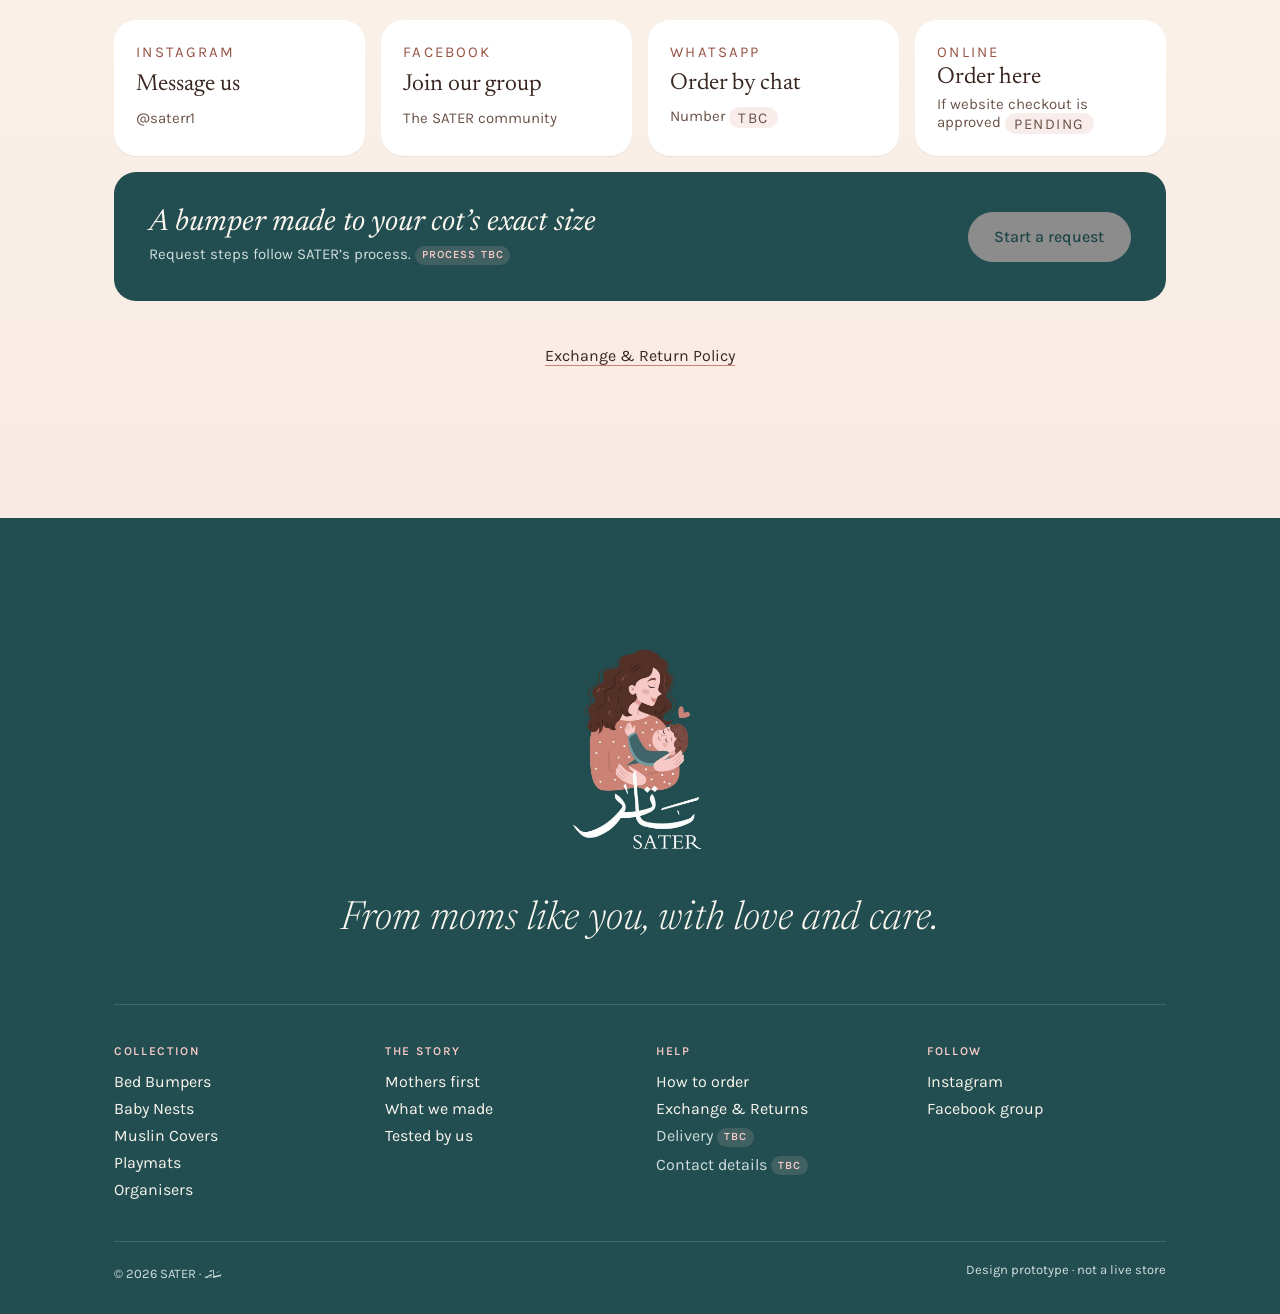
<file: v5-motherhood-story/index.html>
<!doctype html>
<html lang="en">
<head>
<meta charset="utf-8">
<meta name="viewport" content="width=device-width, initial-scale=1, viewport-fit=cover">
<meta name="robots" content="noindex">
<link rel="icon" type="image/png" href="../favicon.png">
<title>SATER Motherhood Story</title>
<link rel="preconnect" href="https://fonts.googleapis.com">
<link rel="preconnect" href="https://fonts.gstatic.com" crossorigin>
<link rel="stylesheet" href="https://fonts.googleapis.com/css2?family=Newsreader:ital,opsz,wght@0,6..72,300;0,6..72,400;0,6..72,500;1,6..72,300;1,6..72,400&family=Karla:wght@400;500;600&family=Aref+Ruqaa:wght@400;700&display=swap">
</head>
<body>
<style>
/* V5 The Motherhood Story — a narrative in five chapters that moves from night (the logo's teal) through dawn (blush) into day (cream).
   Products arrive at the story's turning point. A chapter guide stays on screen; Shop and Order are always one tap away.
   Deliberately single-theme: the brand palette is the design, so every colour is set explicitly. */
:root {
  color-scheme: light;
  --night: #224E51;       /* sampled: the logo's own background */
  --night-deep: #183D40;
  --sleeve: #41666C;      /* sampled */
  --terracotta: #CC8275;  /* sampled */
  --blush: #F7CAC7;       /* sampled */
  --brown: #533127;       /* sampled */
  --dawn: #F4DAD3;
  --morning: #F8EBE3;
  --day: #FBF6EE;
  --mist: #DCE6E3;
  --ink: #3A2620;
  --muted: #6B5249;
  --on-night: #D2DFDD;
  --clay-ink: #985446;

  --serif: "Newsreader", "Iowan Old Style", Georgia, serif;
  --sans: "Karla", "Segoe UI", system-ui, sans-serif;
  --ruqaa: "Aref Ruqaa", "Noto Naskh Arabic", serif;

  --s0: 1.1875rem;
  --s2: clamp(1.7rem, 1.25rem + 1.6vw, 2.5rem);
  --s3: clamp(2.2rem, 1.4rem + 3vw, 4rem);
  --s4: clamp(2.6rem, 1.5rem + 4.4vw, 5.4rem);
  --gutter: clamp(16px, 5vw, 80px);
  --max: 1180px;
  --soft: cubic-bezier(.33, 0, .2, 1);
}
*, *::before, *::after { box-sizing: border-box; }
html { scroll-behavior: smooth; scroll-padding-top: 84px; }
body { margin: 0; background: var(--day); color: var(--ink); font-family: var(--serif); font-size: var(--s0); line-height: 1.7; -webkit-font-smoothing: antialiased; }
img { max-width: 100%; display: block; }
a { color: inherit; }
h1, h2, h3 { font-family: var(--serif); font-weight: 300; margin: 0; line-height: 1.08; letter-spacing: -.015em; text-wrap: balance; }
p { margin: 0; }
:focus-visible { outline: 2px solid var(--terracotta); outline-offset: 3px; border-radius: 4px; }
.wrap { width: 100%; max-width: var(--max); margin-inline: auto; padding-inline: var(--gutter); }
.sans { font-family: var(--sans); }
.label { font-family: var(--sans); font-size: .8125rem; font-weight: 600; letter-spacing: .14em; text-transform: uppercase; }
.tbc { display: inline-block; font: 600 .6875rem/1.5 var(--sans); letter-spacing: .1em; text-transform: uppercase; color: var(--clay-ink); background: rgba(204,130,117,.14); border-radius: 999px; padding: .1em .6em; vertical-align: middle; white-space: nowrap; font-style: normal; }
.night .tbc { color: var(--blush); background: rgba(247,202,199,.14); }

.btn { display: inline-flex; align-items: center; justify-content: center; gap: .6em; min-height: 50px; padding: 0 1.6em; border-radius: 999px; font: 500 1rem var(--sans); text-decoration: none; border: 1px solid currentColor; cursor: pointer; transition: background-color .5s var(--soft), color .5s var(--soft), border-color .5s; }
.btn-fill { background: var(--night); border-color: var(--night); color: var(--day); }
.btn-fill:hover { background: var(--night-deep); }
.btn-ghost { background: transparent; color: inherit; }
.night .btn-blush { background: var(--blush); border-color: var(--blush); color: var(--night-deep); }
.night .btn-blush:hover { background: var(--day); border-color: var(--day); }
.btn[aria-disabled="true"] { opacity: .5; cursor: not-allowed; }

/* Prototype note */
.note { background: var(--night-deep); color: var(--on-night); font: 400 .75rem var(--sans); padding: .45rem var(--gutter); display: flex; flex-wrap: wrap; gap: .2rem 1rem; justify-content: space-between; }

/* Header adapts to the chapter beneath it */
.top { position: sticky; top: env(safe-area-inset-top, 0px); z-index: 40; display: grid; grid-template-columns: 1fr auto 1fr; align-items: center; gap: 1rem; height: 68px; padding-inline: var(--gutter); color: var(--day); background: color-mix(in srgb, var(--night) 88%, transparent); backdrop-filter: blur(12px); transition: background-color .8s var(--soft), color .8s var(--soft); }
body[data-tone="light"] .top { color: var(--ink); background: color-mix(in srgb, var(--day) 88%, transparent); }
.top .brand { display: flex; align-items: center; gap: .7rem; text-decoration: none; font: 500 1rem var(--sans); letter-spacing: .3em; }
.top .disc { width: 42px; height: 42px; border-radius: 50%; background: var(--night); display: grid; place-items: center; box-shadow: 0 0 0 1px rgba(247,202,199,.35); }
.top .disc { overflow: hidden; flex: none; }
.top .disc img { height: 33px; width: auto; }
.top .chap { font: italic 400 1rem var(--serif); opacity: .85; white-space: nowrap; overflow: hidden; text-overflow: ellipsis; max-width: 40vw; }
.top .acts { justify-self: end; display: flex; gap: .5rem; }
.top .acts a { min-height: 44px; padding: 0 1.1em; font-size: .9375rem; }
.top .acts .shop { border-color: transparent; }
.progress { position: absolute; left: 0; bottom: 0; height: 2px; width: 100%; background: transparent; }
.progress i { display: block; height: 100%; background: var(--terracotta); transform-origin: left; transform: scaleX(var(--p, 0)); }

/* Chapter guide (desktop) */
.guide { position: fixed; z-index: 30; left: max(12px, calc(var(--gutter) / 3)); top: 50%; transform: translateY(-50%); display: grid; gap: .9rem; list-style: none; margin: 0; padding: 0; }
.guide a { display: flex; align-items: center; gap: .7rem; text-decoration: none; font: 500 .75rem var(--sans); letter-spacing: .1em; text-transform: uppercase; color: var(--muted); min-height: 24px; }
.guide a i { width: 8px; height: 8px; border-radius: 50%; border: 1.5px solid currentColor; transition: background-color .4s, transform .4s var(--soft); }
.guide a span { opacity: 0; transform: translateX(-6px); transition: opacity .4s, transform .4s var(--soft); white-space: nowrap; }
.guide a:hover span, .guide a:focus-visible span, .guide a.on span { opacity: 1; transform: none; }
.guide a.on i { background: var(--terracotta); border-color: var(--terracotta); transform: scale(1.3); }
body[data-tone="dark"] .guide a { color: var(--on-night); }

/* Opening: night */
.night { background: var(--night); color: var(--day); }
.opening { position: relative; text-align: center; padding-block: clamp(3rem, 7vw, 6rem) clamp(3rem, 6vw, 5rem); overflow: hidden; }
.opening .glow { position: absolute; left: 50%; top: 42%; width: min(80vw, 760px); aspect-ratio: 1; transform: translate(-50%, -50%); background: radial-gradient(circle, rgba(247,202,199,.20), rgba(247,202,199,.06) 45%, transparent 68%); border-radius: 50%; animation: breathe 7s ease-in-out infinite; pointer-events: none; }
@keyframes breathe { 50% { transform: translate(-50%, -50%) scale(1.08); opacity: .75; } }
.opening .logo-anim { width: clamp(170px, 22vw, 270px); margin: 0 auto; position: relative; }
.opening h1 { font-size: var(--s3); font-style: italic; margin-top: clamp(1.8rem, 4vw, 2.8rem); position: relative; }
.opening .sub { margin-top: 1rem; color: var(--on-night); font-size: 1.15rem; position: relative; }
.opening .acts { display: flex; flex-wrap: wrap; justify-content: center; gap: .8rem; margin-top: 2rem; position: relative; }
.opening .cue { display: inline-flex; flex-direction: column; align-items: center; gap: .4rem; margin-top: 2.6rem; font: 500 .8125rem var(--sans); letter-spacing: .14em; text-transform: uppercase; color: var(--on-night); text-decoration: none; position: relative; }
.opening .cue i { width: 1px; height: 42px; background: linear-gradient(var(--blush), transparent); animation: cue 2.4s var(--soft) infinite; transform-origin: top; }
@keyframes cue { 0% { transform: scaleY(0); } 60% { transform: scaleY(1); opacity: 1; } 100% { transform: scaleY(1); opacity: 0; } }

/* Chapters */
.chapter { position: relative; padding-block: clamp(5rem, 11vw, 9rem); }
.chapter .num { font: italic 400 1.05rem var(--serif); color: var(--clay-ink); display: flex; align-items: center; gap: .8rem; margin-bottom: 1.4rem; }
.chapter .num::after { content: ""; width: 48px; height: 1px; background: currentColor; opacity: .5; }
.night .num { color: var(--blush); }
.blend-down::after { content: ""; position: absolute; left: 0; right: 0; bottom: 0; height: 160px; background: linear-gradient(transparent, var(--next)); pointer-events: none; }

.c1 { background: var(--night); color: var(--day); --next: var(--mist); }
.c1 .grid { display: grid; grid-template-columns: minmax(0, 1.1fr) minmax(0, .9fr); gap: clamp(2rem, 6vw, 6rem); align-items: center; }
.c1 h2 { font-size: var(--s4); }
.c1 p.body { margin-top: 1.6rem; color: var(--on-night); font-size: 1.3rem; max-width: 30rem; }
.vignette { border-radius: 50% 50% 46% 46% / 40% 40% 60% 60%; overflow: hidden; aspect-ratio: 4 / 5; box-shadow: 0 0 0 1px rgba(247,202,199,.2), 0 0 0 14px rgba(247,202,199,.05); }

.c2 { background: var(--mist); color: var(--ink); --next: var(--dawn); }
.c2 .lines { max-width: 44rem; margin-inline: auto; text-align: center; display: grid; gap: clamp(1.4rem, 3vw, 2.4rem); }
.c2 .lines p { font-size: var(--s2); line-height: 1.25; font-weight: 300; }
.c2 .lines p:first-child { color: var(--night); font-style: italic; }
.c2 .lines p.strike { color: var(--muted); }

.c3 { background: linear-gradient(var(--dawn), var(--morning)); --next: var(--day); }
.c3 .turn { text-align: center; max-width: 52rem; margin: 0 auto clamp(3rem, 6vw, 5rem); }
.c3 .turn h2 { font-size: var(--s4); }
.c3 .turn h2 em { color: var(--clay-ink); }
.c3 .turn p { margin-top: 1.2rem; color: var(--muted); font-family: var(--sans); font-size: 1rem; }
.made { display: grid; grid-template-columns: repeat(6, minmax(0, 1fr)); gap: clamp(1rem, 2.5vw, 2rem); }
.made a { text-decoration: none; display: grid; gap: .8rem; align-content: start; min-width: 0; }
.made a:nth-child(1) { grid-column: span 3; }
.made a:nth-child(2) { grid-column: span 3; margin-top: clamp(2rem, 6vw, 5rem); }
.made a:nth-child(n+3) { grid-column: span 2; }
.made .img { border-radius: 24px; overflow: hidden; aspect-ratio: 4 / 5; transition: transform 1s var(--soft); }
.made a:nth-child(1) .img, .made a:nth-child(2) .img { aspect-ratio: 5 / 4; }
.made a:hover .img { transform: translateY(-6px); }
.made .t { display: flex; justify-content: space-between; align-items: baseline; gap: .6rem; }
.made h3 { font-size: clamp(1.35rem, 1.1rem + .9vw, 1.9rem); }
.made .ar { font-family: var(--ruqaa); font-size: 1.25rem; color: var(--clay-ink); }
.made p { font-family: var(--sans); font-size: .9375rem; color: var(--muted); }

.c4 { background: var(--day); }
.c4 .grid { display: grid; grid-template-columns: minmax(0, 1fr) minmax(0, 1fr); gap: clamp(2rem, 6vw, 6rem); align-items: center; }
.c4 h2 { font-size: var(--s3); font-style: italic; }
.c4 .sub { margin-top: 1rem; color: var(--muted); }
.c4 .stage { border-radius: 30px; overflow: hidden; aspect-ratio: 4 / 4.4; }
.feat { margin-top: 2rem; display: grid; gap: 1.2rem; padding: clamp(1.4rem, 3vw, 2rem); border-radius: 24px; background: #FFFFFF; box-shadow: 0 30px 60px -40px rgba(83,49,39,.35); }
.feat h3 { font-size: 1.7rem; }
.feat .price { font: 400 1.5rem var(--serif); display: flex; gap: .8rem; align-items: center; flex-wrap: wrap; }
.swatches { display: flex; flex-wrap: wrap; gap: .5rem; }
.swatches button { min-height: 46px; padding: 0 1.1em; border-radius: 999px; border: 1px solid rgba(83,49,39,.2); background: var(--day); color: var(--ink); font: 500 .9375rem var(--sans); cursor: pointer; transition: background-color .4s, border-color .4s; }
.swatches button .ar { font-family: var(--ruqaa); margin-inline-start: .3rem; color: var(--clay-ink); }
.swatches button[aria-pressed="true"] { background: var(--night); border-color: var(--night); color: var(--day); }
.swatches button[aria-pressed="true"] .ar { color: var(--blush); }
.fine { font: 400 .9375rem/1.6 var(--sans); color: var(--muted); }
.fine button { all: unset; cursor: pointer; color: var(--ink); text-decoration: underline; text-underline-offset: 3px; padding-block: 11px; margin-block: -11px; }

.c5 { background: linear-gradient(var(--day), var(--morning)); text-align: center; }
.c5 .goal { font-size: var(--s3); max-width: 22ch; margin: 0 auto; line-height: 1.2; }
.c5 .goal em { color: var(--clay-ink); }
.ways { margin-top: clamp(3rem, 6vw, 4.5rem); display: grid; grid-template-columns: repeat(4, minmax(0, 1fr)); gap: 1rem; text-align: start; }
.way { border-radius: 22px; background: #FFFFFF; padding: 1.4rem; display: grid; gap: .35rem; text-decoration: none; min-width: 0; box-shadow: 0 1px 0 rgba(83,49,39,.08); transition: transform .6s var(--soft), box-shadow .6s var(--soft); }
a.way:hover { transform: translateY(-4px); box-shadow: 0 24px 40px -30px rgba(83,49,39,.45); }
.way .label { color: var(--clay-ink); }
.way b { font: 400 1.45rem var(--serif); }
.way span { font: 400 .9375rem var(--sans); color: var(--muted); overflow-wrap: anywhere; }
.custom { margin-top: 1rem; border-radius: 22px; background: var(--night); color: var(--day); padding: clamp(1.4rem, 3vw, 2.2rem); display: flex; flex-wrap: wrap; justify-content: space-between; align-items: center; gap: 1rem 2rem; text-align: start; }
.custom b { font: italic 400 clamp(1.3rem, 1.1rem + 1vw, 1.9rem) var(--serif); }
.custom .fine { color: var(--on-night); }
.policy-link { margin-top: 2rem; font: 400 1rem var(--sans); }
.policy-link button { all: unset; cursor: pointer; text-decoration: underline; text-underline-offset: 4px; text-decoration-color: var(--terracotta); display: inline-flex; align-items: center; min-height: 44px; }

/* Placeholder: soft, light-filled */
.ph { width: 100%; height: 100%; display: grid; place-items: center; text-align: center; padding: 1rem; background: radial-gradient(90% 70% at 30% 20%, rgba(255,255,255,.55), transparent 60%), var(--t, var(--dawn)); }
.ph .in { display: grid; gap: .3rem; justify-items: center; max-width: 18rem; }
.ph .code { font: 600 .6875rem var(--sans); letter-spacing: .12em; text-transform: uppercase; color: var(--clay-ink); background: rgba(255,255,255,.85); border-radius: 999px; padding: .25em .8em; }
.ph .what { font: italic 400 1.05rem var(--serif); color: var(--ink); background: rgba(255,255,255,.7); border-radius: 6px; padding: .1em .55em; }
.p-night { --t: #4A6E72; } .p-night .what { background: rgba(34,78,81,.6); color: var(--day); } .p-night .code { background: var(--night); color: var(--blush); }
.p1 { --t: #EBCFC6; } .p2 { --t: #D7E2DE; } .p3 { --t: #EADFCF; } .p4 { --t: #E8C9BE; } .p5 { --t: #E1E6DA; } .p6 { --t: #F1DCD4; }

/* Policy dialog */
dialog.pol { width: min(660px, calc(100% - 32px)); max-height: min(86vh, 900px); border: 0; border-radius: 28px; padding: 0; background: var(--day); color: var(--ink); box-shadow: 0 40px 90px -40px rgba(24,61,64,.6); }
dialog.pol::backdrop { background: rgba(24,61,64,.6); backdrop-filter: blur(3px); }
.pol-in { padding: clamp(1.6rem, 5vw, 3rem); display: grid; gap: 1rem; }
.pol-in h2 { font-size: var(--s2); font-style: italic; }
.pol-in h3 { font-size: 1.4rem; margin-top: .5rem; }
.pol-in ul { margin: 0; padding-inline-start: 1.2rem; display: grid; gap: .45rem; }
.pol-in li::marker { color: var(--terracotta); }
.pol-x { position: sticky; top: 0; display: flex; justify-content: flex-end; padding: .9rem .9rem 0; background: var(--day); }
.pol-x button { min-height: 44px; padding: 0 1.1em; border-radius: 999px; border: 1px solid rgba(83,49,39,.2); background: none; font: 500 .9375rem var(--sans); color: var(--ink); cursor: pointer; }

/* Footer: back to night — the original logo on its own teal */
.foot { background: var(--night); color: var(--on-night); padding-block: clamp(4rem, 8vw, 6rem) 2rem; text-align: center; position: relative; overflow: hidden; }
.foot .orig { width: clamp(200px, 22vw, 280px); height: auto; aspect-ratio: 1; margin: 0 auto; position: relative; } /* the logo's own teal is the footer's teal: no visible edge */
.foot .line { font: italic 300 var(--s2) var(--serif); color: var(--day); margin-top: .4rem; position: relative; }
.foot-cols { display: grid; grid-template-columns: repeat(4, minmax(0, 1fr)); gap: 2rem; margin-top: clamp(3rem, 6vw, 4rem); padding-top: 2.4rem; border-top: 1px solid rgba(255,255,255,.14); text-align: start; }
.foot h4 { margin: 0 0 .9rem; font: 600 .75rem var(--sans); letter-spacing: .14em; text-transform: uppercase; color: var(--blush); }
.foot ul { list-style: none; margin: 0; padding: 0; display: grid; gap: .5rem; font: 400 1rem var(--sans); }
.foot a, .foot li button { color: var(--day); text-decoration: none; background: none; border: 0; padding: 0; font: inherit; cursor: pointer; }
.foot a:hover, .foot li button:hover { color: var(--blush); }
.foot .base { margin-top: 2.6rem; padding-top: 1.3rem; border-top: 1px solid rgba(255,255,255,.14); display: flex; flex-wrap: wrap; justify-content: space-between; gap: .4rem 2rem; font: 400 .8125rem var(--sans); }

/* Logo (official artwork in four layers) — V5 reveal: gentle, with a heartbeat */
.logo-anim { display: grid; aspect-ratio: 516 / 792; max-width: 100%; }
.logo-anim img { grid-area: 1 / 1; width: 100%; height: auto; }
.logo-anim .l-heart { transform-origin: 85% 32%; }
.logo-anim.play .l-art { animation: s-hold 2.4s var(--soft) both; }
.logo-anim.play .l-heart { animation: s-in 1s 1.7s var(--soft) both, s-beat 1.4s 2.6s ease-in-out 3; }
.logo-anim.play .l-ar { animation: s-write 2s 1.3s cubic-bezier(.45,0,.25,1) both; }
.logo-anim.play .l-word { animation: s-in 1.4s 2.7s var(--soft) both; }
@keyframes s-hold { from { opacity: 0; filter: blur(8px); transform: scale(1.03); } to { opacity: 1; filter: none; transform: none; } }
@keyframes s-in { from { opacity: 0; } to { opacity: 1; } }
@keyframes s-beat { 0%, 100% { transform: scale(1); } 14% { transform: scale(1.14); } 28% { transform: scale(1); } 42% { transform: scale(1.08); } 56% { transform: scale(1); } }
@keyframes s-write { from { opacity: 0; clip-path: inset(0 0 0 100%); } 20% { opacity: 1; } to { opacity: 1; clip-path: inset(0 0 0 0); } }
.js .opening h1, .js .opening .sub, .js .opening .acts { animation: s-rise 1.2s var(--soft) both; }
.js .opening h1 { animation-delay: .5s; } .js .opening .sub { animation-delay: .8s; } .js .opening .acts { animation-delay: 1s; }
@keyframes s-rise { from { opacity: 0; transform: translateY(14px); } to { opacity: 1; transform: none; } }

/* Gentle reveals */
.js .rv { opacity: 0; transform: translateY(20px); transition: opacity 1.4s var(--soft), transform 1.4s var(--soft); }
.js .rv.in { opacity: 1; transform: none; }


/* Comfortable tap targets on touch screens */
@media (max-width: 960px) {
  footer li > a, footer li > button { display: inline-flex; align-items: center; min-height: 44px; }
  footer ul { gap: 0 !important; }
}

@media (prefers-reduced-motion: reduce) {
  html { scroll-behavior: auto; }
  *, *::before, *::after { animation: none !important; transition: none !important; }
  .js .rv { opacity: 1; transform: none; }
}

@media (max-width: 960px) {
  .guide { display: none; }
  .top { grid-template-columns: auto 1fr auto; }
  .top .brand span:last-child { display: none; }
  .top .chap { text-align: center; max-width: none; font-size: .9rem; }
  .top .acts .shop { display: none; }
  .c1 .grid, .c4 .grid { grid-template-columns: 1fr; }
  .vignette { max-width: 420px; }
  .made { grid-template-columns: repeat(2, minmax(0, 1fr)); }
  .made a:nth-child(n) { grid-column: span 1; margin-top: 0; }
  .made a:nth-child(1) { grid-column: 1 / -1; }
  .made a:nth-child(2) { grid-column: 1 / -1; }
  .ways { grid-template-columns: 1fr 1fr; }
  .foot-cols { grid-template-columns: 1fr 1fr; }
}
@media (max-width: 520px) {
  .note .hide-sm { display: none; }
  .top .chap { display: none; }
  .opening .acts .btn { flex: 1 1 100%; }
  .ways { grid-template-columns: 1fr; }
  .made .img { border-radius: 18px; }
}
</style>

<div class="note" role="note"><span>Design prototype · <strong>V5 The Motherhood Story</strong></span><span class="hide-sm">Tags marked <span class="tbc">TBC</span> await confirmation · photo spaces name the shot needed</span></div>

<header class="top" id="top">
  <a class="brand" href="#top" aria-label="SATER home"><span class="disc" aria-hidden="true"><img src="assets/logo/badge-160.webp" alt="" width="104" height="160"></span><span>SATER</span></a>
  <span class="chap" id="chap-name" aria-hidden="true">Prologue</span>
  <div class="acts"><a class="btn btn-ghost shop" href="#made">Shop</a><a class="btn btn-ghost" href="#order">Order</a></div>
  <div class="progress" aria-hidden="true"><i></i></div>
</header>

<ol class="guide" aria-label="Chapters">
  <li><a href="#prologue" data-ch="prologue"><i></i><span>Prologue</span></a></li>
  <li><a href="#ch1" data-ch="ch1"><i></i><span>Mothers first</span></a></li>
  <li><a href="#ch2" data-ch="ch2"><i></i><span>So many products</span></a></li>
  <li><a href="#made" data-ch="made"><i></i><span>What we made</span></a></li>
  <li><a href="#ch4" data-ch="ch4"><i></i><span>Tested by us</span></a></li>
  <li><a href="#order" data-ch="order"><i></i><span>Our goal</span></a></li>
</ol>

<main>
  <section class="night opening" id="prologue" data-tone="dark" data-name="Prologue" aria-labelledby="h1">
    <div class="glow" aria-hidden="true"></div>
    <div class="logo-anim" data-autoplay role="img" aria-label="SATER logo: a mother holding her sleeping baby, with the Arabic and English wordmark">
      <img class="l-art" src="assets/logo/art.webp" alt="" width="516" height="792">
      <img class="l-heart" src="assets/logo/heart.webp" alt="" width="516" height="792">
      <img class="l-ar" src="assets/logo/arabic.webp" alt="" width="516" height="792">
      <img class="l-word" src="assets/logo/wordmark.webp" alt="" width="516" height="792">
    </div>
    <div class="wrap">
      <h1 id="h1">Sater started from a real experience… not just an idea.</h1>
      <p class="sub">Our Story 🤍 · the baby essentials we made as mothers</p>
      <div class="acts">
        <a class="btn btn-blush" href="#ch1">Read our story</a>
        <a class="btn btn-ghost" href="#made">Skip to the collection</a>
      </div>
      <a class="cue" href="#ch1"><span>Begin</span><i aria-hidden="true"></i></a>
    </div>
  </section>

  <section class="chapter c1 blend-down" id="ch1" data-tone="dark" data-name="I · We are mothers first" aria-labelledby="ch1-t">
    <div class="wrap grid">
      <div class="rv">
        <p class="num">Chapter I</p>
        <h2 id="ch1-t">We are mothers first.</h2>
        <p class="body">We’ve been through the same journey — the worries, the small details, and the constant need to keep our babies safe and comfortable.</p>
      </div>
      <div class="vignette rv"><div class="ph p-night"><div class="in"><span class="code">Photo P12 · optional</span><span class="what">A founder holding her baby, natural light (with consent)</span></div></div></div>
    </div>
  </section>

  <section class="chapter c2 blend-down" id="ch2" data-tone="light" data-name="II · We tried so many products" aria-labelledby="ch2-t">
    <div class="wrap">
      <p class="num rv" style="justify-content:center">Chapter II</p>
      <div class="lines">
        <p class="rv" id="ch2-t">We tried so many products…</p>
        <p class="rv strike">Some looked nice, but didn’t really work.</p>
        <p class="rv strike">Some made things harder instead of easier.</p>
      </div>
    </div>
  </section>

  <section class="chapter c3" id="made" data-tone="light" data-name="III · What we made" aria-labelledby="made-t">
    <div class="wrap">
      <div class="turn rv">
        <p class="num" style="justify-content:center">Chapter III</p>
        <h2 id="made-t">So we decided to create <em>what we wished we had.</em></h2>
        <p>The collection, as it appears on SATER’s Instagram today. Product details and prices <span class="tbc">TBC</span></p>
      </div>
      <div class="made">
        <a href="#ch4" class="rv"><div class="img"><div class="ph p1"><div class="in"><span class="code">Photo P1</span><span class="what">Bed bumper in a cot, morning light</span></div></div></div><div class="t"><h3>Bed Bumpers</h3><span class="ar" lang="ar">جوانب</span></div><p>Sponge, polygonal, bubbles, braided · made to measure</p></a>
        <a href="#made" class="rv"><div class="img"><div class="ph p2"><div class="in"><span class="code">Photo P6 · P7</span><span class="what">Oval and round nests, side by side</span></div></div></div><div class="t"><h3>Baby Nests</h3><span class="ar" lang="ar">نيست</span></div><p>Oval and round · details <span class="tbc">TBC</span></p></a>
        <a href="#made" class="rv"><div class="img"><div class="ph p3"><div class="in"><span class="code">Photo P8</span><span class="what">Muslin cover</span></div></div></div><div class="t"><h3>Muslin Covers</h3></div><p>Details <span class="tbc">TBC</span></p></a>
        <a href="#made" class="rv"><div class="img"><div class="ph p4"><div class="in"><span class="code">Photo P9</span><span class="what">Playmat</span></div></div></div><div class="t"><h3>Playmats</h3><span class="ar" lang="ar">بلاي مات</span></div><p>Details <span class="tbc">TBC</span></p></a>
        <a href="#made" class="rv"><div class="img"><div class="ph p5"><div class="in"><span class="code">Photo P10</span><span class="what">Organiser</span></div></div></div><div class="t"><h3>Organisers</h3><span class="ar" lang="ar">منظمات</span></div><p>Details <span class="tbc">TBC</span></p></a>
        <a href="#made" class="rv"><div class="img"><div class="ph p6"><div class="in"><span class="code">Photo P11</span><span class="what">Product to confirm</span></div></div></div><div class="t"><h3 class="ar" lang="ar" style="font-family:var(--ruqaa)">بورط</h3></div><p>English name &amp; details <span class="tbc">TBC</span></p></a>
      </div>
    </div>
  </section>

  <section class="chapter c4" id="ch4" data-tone="light" data-name="IV · Tested by us" aria-labelledby="ch4-t">
    <div class="wrap grid">
      <div class="stage rv"><div class="ph p1" id="st-ph"><div class="in"><span class="code" id="st-code">Photo P2</span><span class="what" id="st-what">Sponge bumper, in use in the nursery</span></div></div></div>
      <div class="rv">
        <p class="num">Chapter IV</p>
        <h2 id="ch4-t">Every product at Sater is tested by us, on our own babies.</h2>
        <p class="sub">Designed to solve real problems we faced as moms.</p>
        <div class="feat">
          <p class="label" style="color:var(--clay-ink)">Featured · made to measure</p>
          <h3>The bed bumper</h3>
          <p class="price">EGP — <span class="tbc">Price TBC</span></p>
          <div class="swatches" role="group" aria-label="Style">
            <button type="button" aria-pressed="true" data-code="Photo P2" data-what="Sponge bumper, in use in the nursery" data-t="p1">Sponge <span class="ar" lang="ar">سفنج</span></button>
            <button type="button" aria-pressed="false" data-code="Photo P3" data-what="Polygonal bumper, in use in the nursery" data-t="p2">Polygonal <span class="ar" lang="ar">مضلعة</span></button>
            <button type="button" aria-pressed="false" data-code="Photo P4" data-what="Bubbles bumper, in use in the nursery" data-t="p6">Bubbles <span class="ar" lang="ar">بابلز</span></button>
            <button type="button" aria-pressed="false" data-code="Photo P5" data-what="Braided bumper, in use in the nursery" data-t="p4">Braided <span class="ar" lang="ar">ضفيرة</span></button>
          </div>
          <p class="fine">Made to your cot’s measurements. Options, measuring guide and lead time <span class="tbc">TBC</span>. Made-to-measure items can only be exchanged or returned for a manufacturing defect, a size mistake or a product fault. <button type="button" data-policy>Read the policy</button></p>
          <a class="btn btn-fill" href="#order" style="justify-self:start">Request this bumper</a>
        </div>
      </div>
    </div>
  </section>

  <section class="chapter c5" id="order" data-tone="light" data-name="V · Our goal" aria-labelledby="goal-t">
    <div class="wrap">
      <p class="num rv" style="justify-content:center">Chapter V</p>
      <h2 class="goal rv" id="goal-t">Our goal is simple:<br>To make motherhood a little easier…<br><em>And a lot more comfortable for both mom and baby 👶🏻✨</em></h2>
      <div class="ways">
        <a class="way rv" href="https://www.instagram.com/saterr1/" target="_blank" rel="noopener"><span class="label">Instagram</span><b>Message us</b><span>@saterr1</span></a>
        <a class="way rv" href="https://www.facebook.com/share/g/1B5JW78XBk" target="_blank" rel="noopener"><span class="label">Facebook</span><b>Join our group</b><span>The SATER community</span></a>
        <div class="way rv"><span class="label">WhatsApp</span><b>Order by chat</b><span>Number <span class="tbc">TBC</span></span></div>
        <div class="way rv"><span class="label">Online</span><b>Order here</b><span>If website checkout is approved <span class="tbc">Pending</span></span></div>
      </div>
      <div class="custom night rv"><div><b>A bumper made to your cot’s exact size</b><p class="fine">Request steps follow SATER’s process. <span class="tbc">Process TBC</span></p></div><a class="btn btn-blush" href="#order" aria-disabled="true" title="The custom order page comes in a later stage">Start a request</a></div>
      <p class="policy-link rv"><button type="button" data-policy>Exchange &amp; Return Policy</button></p>
    </div>
  </section>
</main>

<footer class="foot night" id="returns">
  <div class="wrap">
    <img class="orig" src="assets/logo/sater-logo-original.webp" alt="SATER logo: a mother holding her sleeping baby, with the Arabic and English wordmark" width="1080" height="1080" loading="lazy">
    <p class="line">From moms like you, with love and care.</p>
    <div class="foot-cols">
      <div><h4>Collection</h4><ul><li><a href="#made">Bed Bumpers</a></li><li><a href="#made">Baby Nests</a></li><li><a href="#made">Muslin Covers</a></li><li><a href="#made">Playmats</a></li><li><a href="#made">Organisers</a></li></ul></div>
      <div><h4>The story</h4><ul><li><a href="#ch1">Mothers first</a></li><li><a href="#made">What we made</a></li><li><a href="#ch4">Tested by us</a></li></ul></div>
      <div><h4>Help</h4><ul><li><a href="#order">How to order</a></li><li><button type="button" data-policy>Exchange &amp; Returns</button></li><li>Delivery <span class="tbc">TBC</span></li><li>Contact details <span class="tbc">TBC</span></li></ul></div>
      <div><h4>Follow</h4><ul><li><a href="https://www.instagram.com/saterr1/" target="_blank" rel="noopener">Instagram</a></li><li><a href="https://www.facebook.com/share/g/1B5JW78XBk" target="_blank" rel="noopener">Facebook group</a></li></ul></div>
    </div>
    <div class="base"><span>© 2026 SATER · <span lang="ar" style="font-family:var(--ruqaa)">سَاتِر</span></span><span>Design prototype · not a live store</span></div>
  </div>
</footer>

<dialog class="pol" id="policy" aria-labelledby="pol-t">
  <div class="pol-x"><button type="button" data-close>Close</button></div>
  <div class="pol-in">
    <p class="label" style="color:var(--clay-ink)">Customer care</p>
    <h2 id="pol-t">Exchange &amp; Return Policy</h2>
    <p>At Sater, your comfort and satisfaction are our priority 🤍</p>
    <p>We offer exchange and return on all products under the following conditions:</p>
    <ul>
      <li>Items must be in their original condition, unused, and in the same quality as received.</li>
      <li>Requests must be made within 7 days from the delivery date.</li>
      <li>Customers are responsible for return shipping fees.</li>
      <li>Refunds are processed via InstaPay only.</li>
    </ul>
    <h3>Customized Products</h3>
    <p>Please note that all customized or made-to-measure items (including bed bumpers or any products made in specific sizes) are non-refundable and non-exchangeable.</p>
    <p>However, exceptions apply only in the following cases:</p>
    <ul>
      <li>If the product has a manufacturing defect.</li>
      <li>If there is a mistake in the size.</li>
      <li>If there is any fault in the product itself.</li>
    </ul>
    <p>In these cases only, we will offer an exchange or return for the customized item.</p>
  </div>
</dialog>

<script>
(() => {
  const calm = matchMedia('(prefers-reduced-motion: reduce)').matches;
  const root = document.documentElement;
  if (!calm) root.classList.add('js');
  document.body.dataset.tone = 'dark';

  // Policy
  const dlg = document.getElementById('policy');
  document.querySelectorAll('[data-policy]').forEach(b => b.addEventListener('click', e => { e.preventDefault(); dlg.showModal ? dlg.showModal() : dlg.setAttribute('open', ''); }));
  dlg.querySelector('[data-close]').addEventListener('click', () => dlg.close());
  dlg.addEventListener('click', e => { if (e.target === dlg) dlg.close(); });

  // Featured style
  const sp = document.getElementById('st-ph'), sc = document.getElementById('st-code'), sw = document.getElementById('st-what');
  document.querySelectorAll('.swatches button').forEach(b => b.addEventListener('click', () => {
    document.querySelectorAll('.swatches button').forEach(x => x.setAttribute('aria-pressed', String(x === b)));
    sp.className = 'ph ' + b.dataset.t; sc.textContent = b.dataset.code; sw.textContent = b.dataset.what;
  }));

  // Chapter tracking: header tone, chapter name, guide dots, progress
  const chapters = [...document.querySelectorAll('main > section')];
  const name = document.getElementById('chap-name'), guide = document.querySelectorAll('.guide a'), bar = document.querySelector('.progress i');
  const update = () => {
    const mid = innerHeight * .35;
    let cur = chapters[0];
    for (const s of chapters) if (s.getBoundingClientRect().top <= mid) cur = s;
    const foot = document.querySelector('.foot').getBoundingClientRect().top <= mid;
    document.body.dataset.tone = foot ? 'dark' : cur.dataset.tone;
    name.textContent = cur.dataset.name;
    guide.forEach(a => a.classList.toggle('on', a.dataset.ch === cur.id));
    const max = document.documentElement.scrollHeight - innerHeight;
    bar.style.setProperty('--p', max > 0 ? (scrollY / max).toFixed(4) : 0);
  };
  addEventListener('scroll', () => requestAnimationFrame(update), { passive: true });
  addEventListener('resize', update); update();

  // Gentle reveals
  if (!calm && 'IntersectionObserver' in window) {
    const io = new IntersectionObserver(es => es.forEach(en => { if (en.isIntersecting) { en.target.classList.add('in'); io.unobserve(en.target); } }), { rootMargin: '0px 0px -10% 0px' });
    document.querySelectorAll('.rv').forEach(el => io.observe(el));
  } else root.classList.remove('js');

  // Logo
  if (!calm) document.querySelectorAll('.logo-anim[data-autoplay]').forEach(el => el.classList.add('play'));
  document.querySelectorAll('[aria-disabled="true"]').forEach(el => el.addEventListener('click', e => e.preventDefault()));
})();
</script>

</body>
</html>
</file>
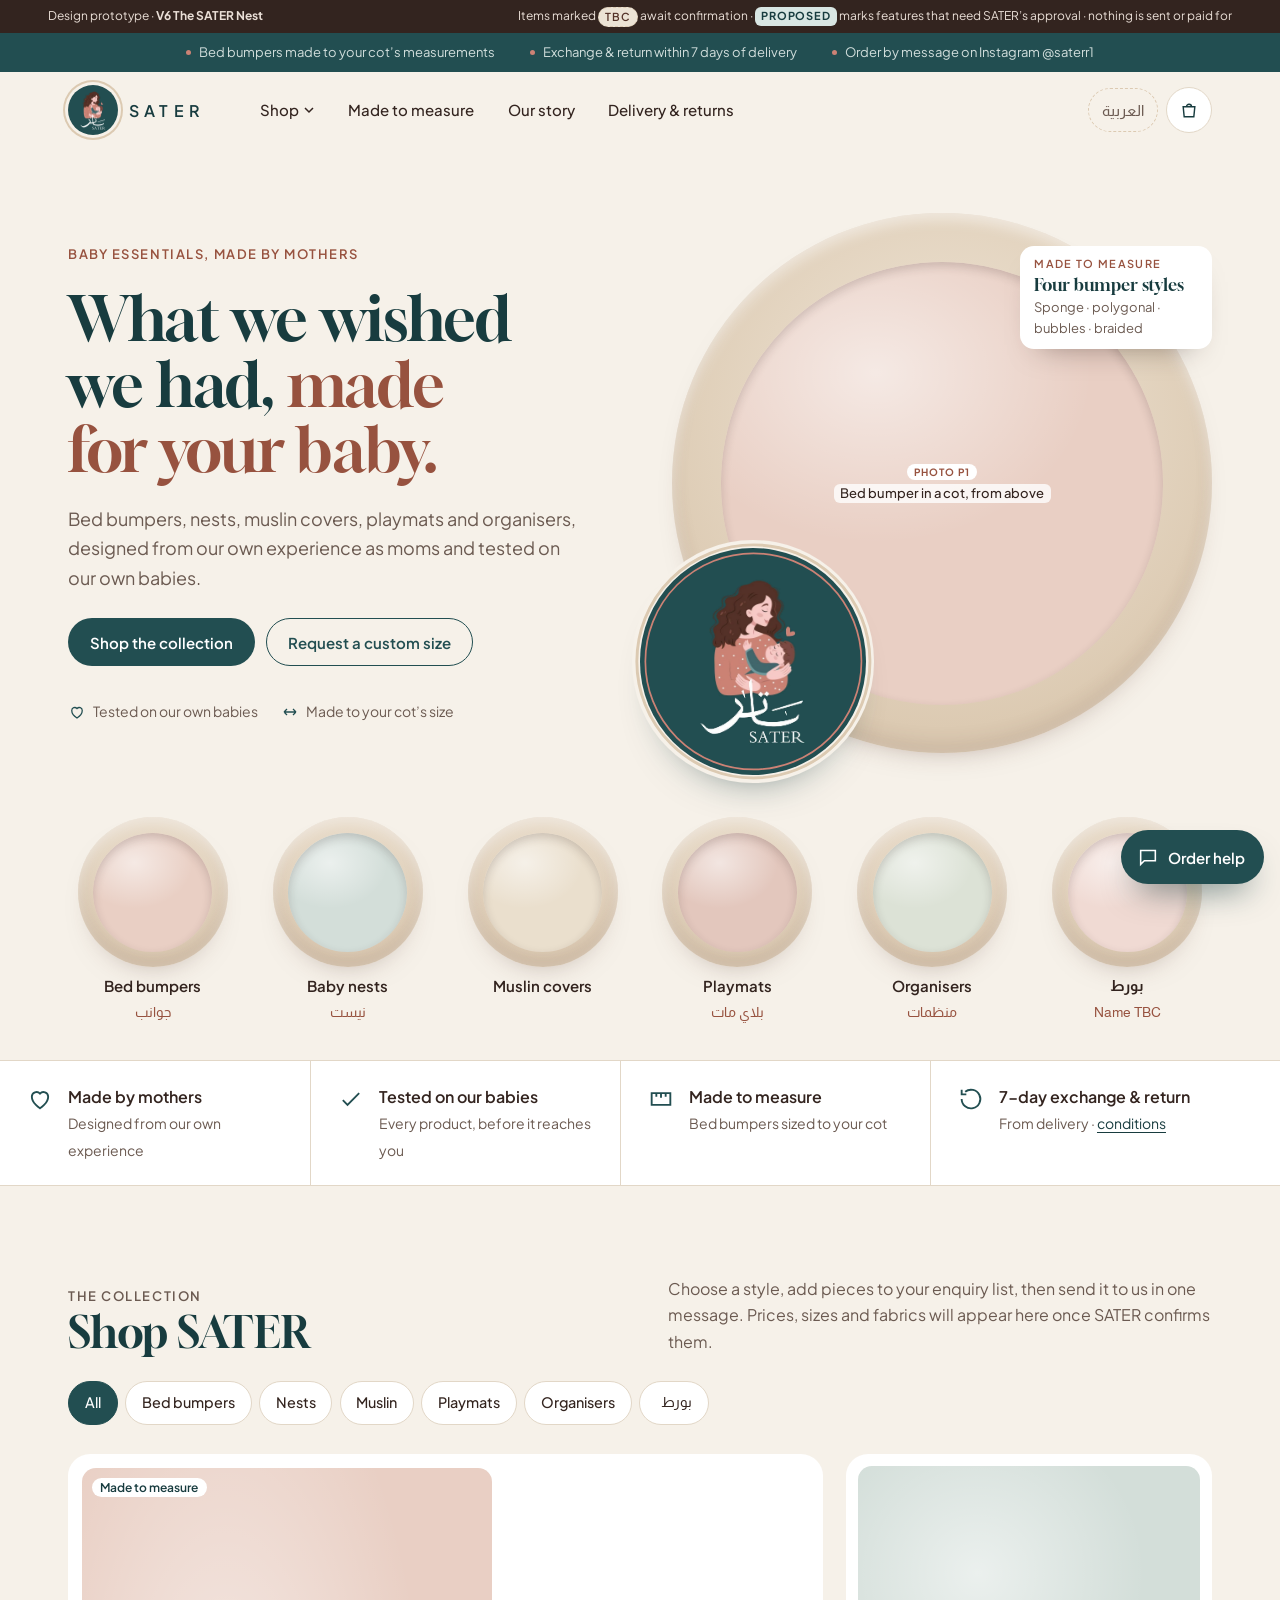
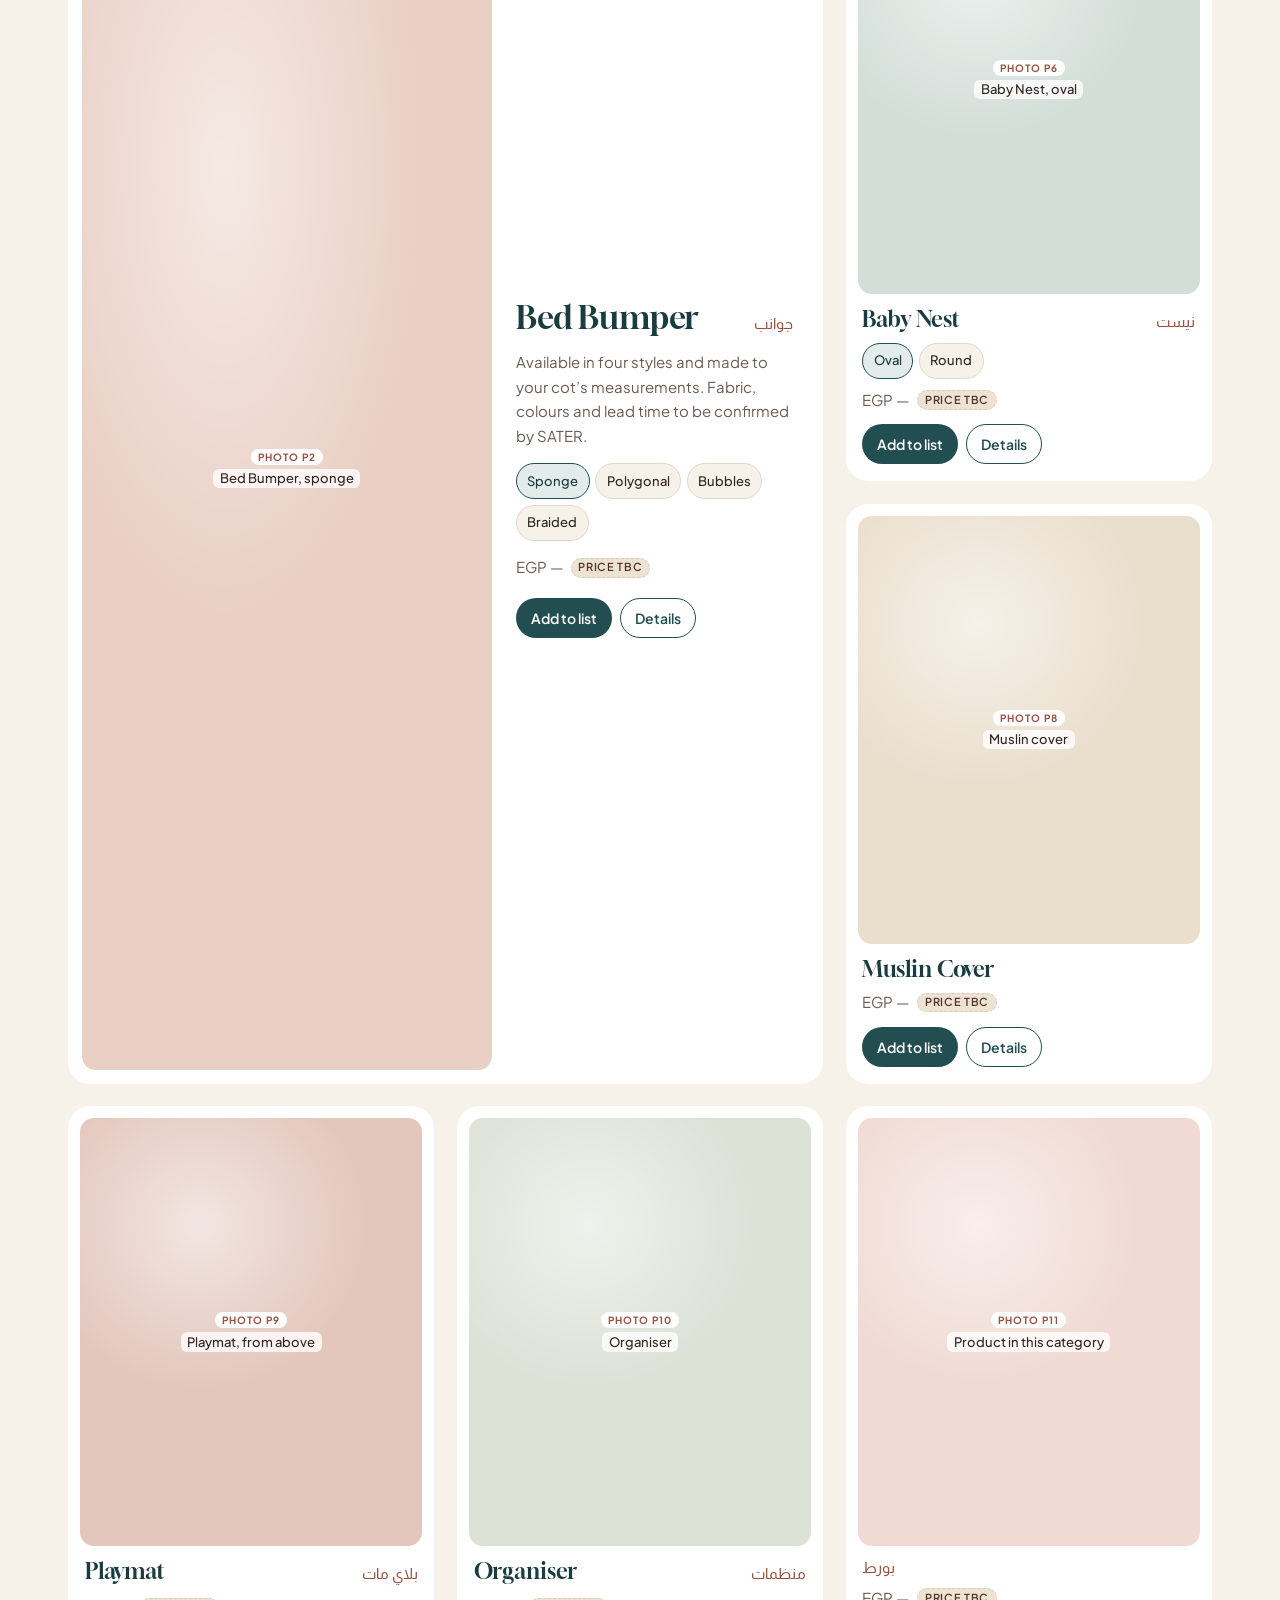
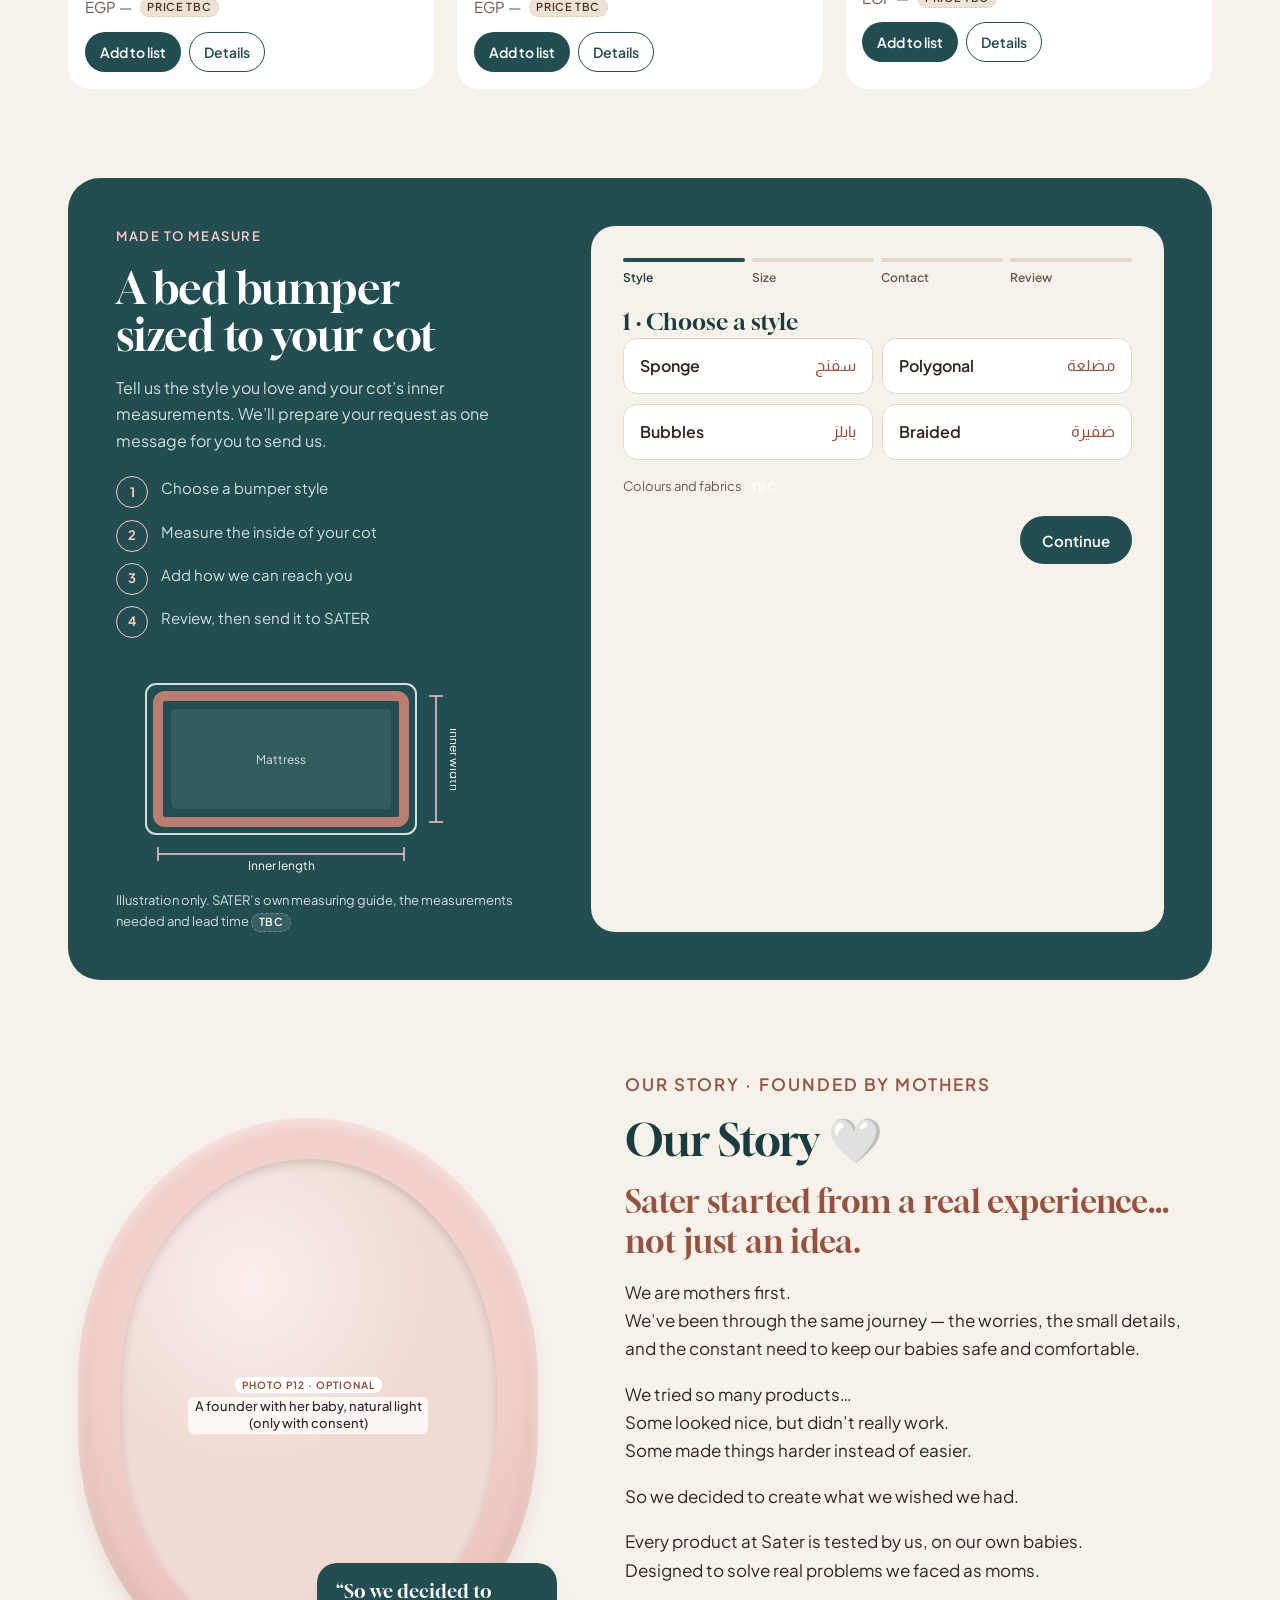
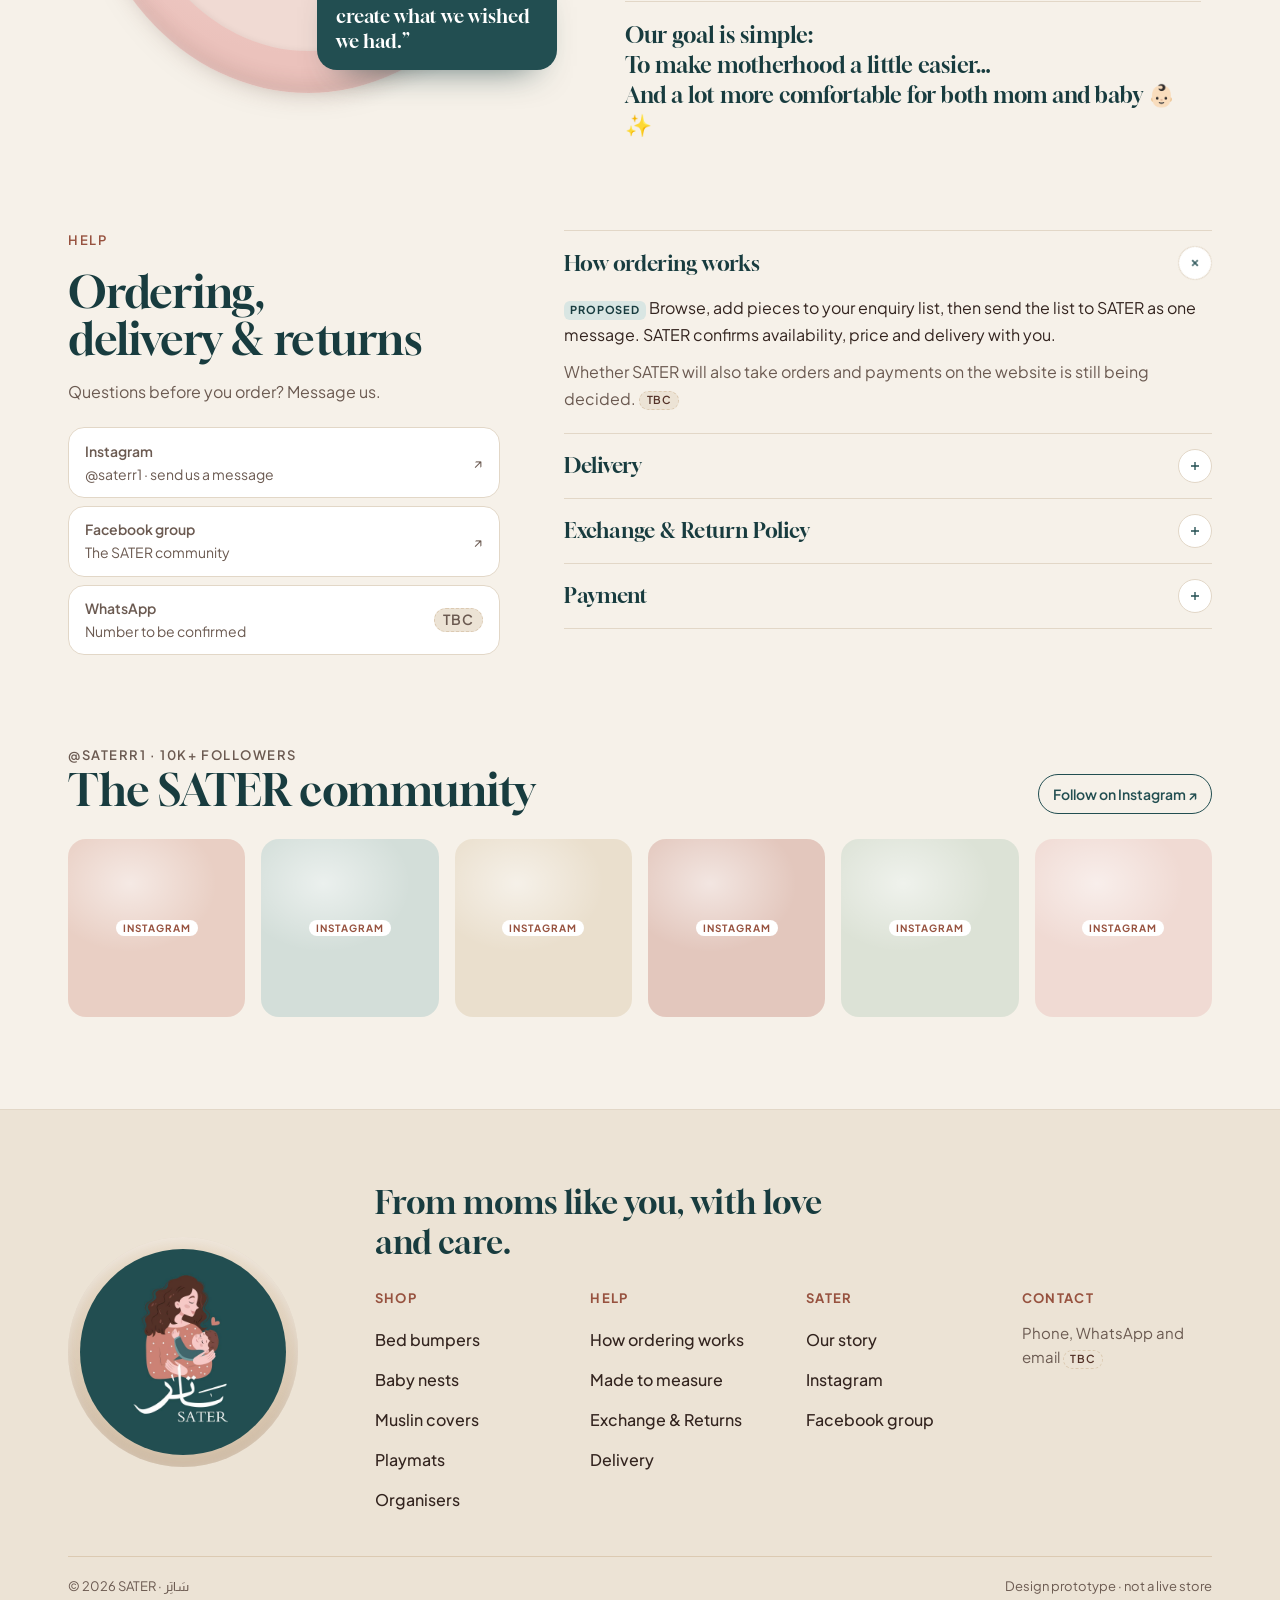
<file: v6-sater-nest/index.html>
<!doctype html>
<html lang="en">
<head>
<meta charset="utf-8">
<meta name="viewport" content="width=device-width, initial-scale=1, viewport-fit=cover">
<meta name="robots" content="noindex">
<link rel="icon" type="image/png" href="../favicon.png">
<title>The SATER Nest</title>
<link rel="preconnect" href="https://fonts.googleapis.com">
<link rel="preconnect" href="https://fonts.gstatic.com" crossorigin>
<link rel="stylesheet" href="https://fonts.googleapis.com/css2?family=Gloock&family=Plus+Jakarta+Sans:ital,wght@0,400;0,500;0,600;0,700;1,400&family=Almarai:wght@400;700&display=swap">
</head>
<body>
<style>
/* V6 "The SATER Nest" — an editorial shop. Images sit inside soft, thick "nest rings" (a baby nest seen from above);
   shopping runs through an enquiry list and a made-to-measure request instead of an unconfirmed checkout.
   Deliberately single-theme: the brand palette is the design, so every colour is set explicitly. */
:root {
  color-scheme: light;
  --teal: #224E51;          /* sampled from the logo */
  --teal-deep: #183C3F;
  --teal-soft: #41666C;     /* sampled */
  --terracotta: #CC8275;    /* sampled */
  --clay: #97523F;          /* text-safe terracotta */
  --blush: #F7CAC7;         /* sampled */
  --brown: #533127;         /* sampled */
  --linen: #F6F1E9;
  --oat: #ECE3D5;
  --sand: #DCCAB2;
  --white: #FFFFFF;
  --ink: #33241F;
  --muted: #6B5A51;
  --line: #E2D7C7;
  --on-teal: #D1DEDC;
  --ok: #2F6B4F;
  --err: #A33A2B;

  --display: "Gloock", "Libre Caslon Display", Georgia, serif;
  --sans: "Plus Jakarta Sans", "Segoe UI", system-ui, sans-serif;
  --arabic: "Almarai", "Segoe UI", sans-serif;

  --s-1: .8125rem; --s0: 1rem;
  --s2: clamp(1.5rem, 1.2rem + 1.1vw, 2rem);
  --s3: clamp(1.9rem, 1.4rem + 1.9vw, 2.75rem);
  --s4: clamp(2.3rem, 1.6rem + 2.8vw, 3.8rem);
  --gutter: clamp(16px, 4vw, 48px);
  --max: 1240px;
  --r: 22px;
  --ease: cubic-bezier(.25, .8, .25, 1);
  --head: 76px;
}
*, *::before, *::after { box-sizing: border-box; }
[hidden] { display: none !important; }
html { scroll-behavior: smooth; scroll-padding-top: calc(var(--head) + 16px); }
body { margin: 0; background: var(--linen); color: var(--ink); font: 400 var(--s0)/1.65 var(--sans); -webkit-font-smoothing: antialiased; }
img { max-width: 100%; display: block; }
a { color: inherit; }
h1, h2, h3 { font-family: var(--display); font-weight: 400; line-height: 1.08; margin: 0; letter-spacing: -.005em; text-wrap: balance; color: var(--teal-deep); }
p { margin: 0; }
button, input, textarea, select { font: inherit; color: inherit; }
:focus-visible { outline: 2px solid var(--terracotta); outline-offset: 3px; border-radius: 6px; }
.wrap { width: 100%; max-width: var(--max); margin-inline: auto; padding-inline: var(--gutter); }
.ar { font-family: var(--arabic); font-weight: 400; }
.eyebrow { font-size: var(--s-1); font-weight: 600; letter-spacing: .12em; text-transform: uppercase; color: var(--clay); }
.on-teal .eyebrow { color: var(--blush); }
.muted { color: var(--muted); }
.sr { position: absolute; width: 1px; height: 1px; overflow: hidden; clip: rect(0 0 0 0); white-space: nowrap; }
.tbc { display: inline-flex; align-items: center; gap: .35em; font: 600 .6875rem/1.5 var(--sans); letter-spacing: .06em; text-transform: uppercase; color: var(--brown); background: var(--oat); border: 1px dashed var(--sand); border-radius: 999px; padding: .05em .6em; vertical-align: middle; white-space: nowrap; }
.on-teal .tbc { background: rgba(255,255,255,.1); color: var(--white); border-color: rgba(255,255,255,.3); }
.proposed { display: inline-flex; font: 700 .6875rem/1.5 var(--sans); letter-spacing: .08em; text-transform: uppercase; color: var(--teal-deep); background: #D9E6E3; border-radius: 6px; padding: .1em .55em; }

/* Buttons */
.btn { display: inline-flex; align-items: center; justify-content: center; gap: .55em; min-height: 48px; padding: 0 1.4em; border-radius: 999px; border: 1.5px solid transparent; font: 600 .9375rem var(--sans); text-decoration: none; cursor: pointer; transition: background-color .3s var(--ease), color .3s var(--ease), border-color .3s var(--ease), transform .2s var(--ease); }
.btn:active { transform: scale(.98); }
.btn-teal { background: var(--teal); color: var(--white); }
.btn-teal:hover { background: var(--teal-deep); }
.btn-line { border-color: var(--teal); color: var(--teal); background: transparent; }
.btn-line:hover { background: var(--teal); color: var(--white); }
.btn-light { background: var(--white); color: var(--teal-deep); }
.btn-light:hover { background: var(--blush); }
.btn-sm { min-height: 40px; padding: 0 1em; font-size: .875rem; }
.icon-btn { display: inline-grid; place-items: center; width: 46px; height: 46px; border-radius: 50%; border: 1px solid var(--line); background: var(--white); cursor: pointer; position: relative; color: var(--teal-deep); }
.icon-btn svg { width: 20px; height: 20px; }
.count { position: absolute; top: -3px; right: -3px; min-width: 20px; height: 20px; padding: 0 5px; border-radius: 999px; background: var(--terracotta); color: var(--white); font: 700 .6875rem/20px var(--sans); text-align: center; }
.count[data-n="0"] { display: none; }

/* Prototype note + announcement */
.note { background: var(--ink); color: #E9DED6; font-size: .75rem; padding: .4rem var(--gutter); display: flex; flex-wrap: wrap; justify-content: space-between; gap: .2rem 1rem; }
.announce { background: var(--teal); color: var(--on-teal); font-size: .8125rem; }
.announce ul { list-style: none; margin: 0; padding: .55rem var(--gutter); display: flex; justify-content: center; flex-wrap: wrap; gap: .2rem 2.2rem; }
.announce li { display: inline-flex; align-items: center; gap: .5rem; }
.announce li::before { content: ""; width: 5px; height: 5px; border-radius: 50%; background: var(--terracotta); }

/* Header */
.site-head { position: sticky; top: env(safe-area-inset-top, 0px); z-index: 50; background: color-mix(in srgb, var(--linen) 94%, transparent); backdrop-filter: blur(12px); border-bottom: 1px solid transparent; transition: border-color .3s; }
.site-head.scrolled { border-bottom-color: var(--line); }
.head-row { display: flex; align-items: center; gap: 1.6rem; height: var(--head); }
.brand { display: flex; align-items: center; gap: .7rem; text-decoration: none; flex: none; }
.brand .disc { width: 50px; height: 50px; border-radius: 50%; background: var(--teal); display: grid; place-items: center; overflow: hidden; box-shadow: 0 0 0 3px var(--linen), 0 0 0 5px var(--sand); }
.brand .disc img { height: 39px; width: auto; }
.brand b { font: 600 1rem var(--sans); letter-spacing: .32em; color: var(--teal-deep); }
.nav { display: flex; align-items: center; gap: .3rem; list-style: none; margin: 0 auto 0 1rem; padding: 0; }
.nav > li > a, .nav > li > button { display: inline-flex; align-items: center; gap: .35rem; min-height: 44px; padding: 0 .9rem; border-radius: 999px; background: none; border: 0; text-decoration: none; font-weight: 500; font-size: .9375rem; cursor: pointer; }
.nav > li > a:hover, .nav > li > button:hover, .nav > li > button[aria-expanded="true"] { background: var(--oat); }
.nav .chev { width: 10px; height: 10px; transition: transform .3s var(--ease); }
.nav button[aria-expanded="true"] .chev { transform: rotate(180deg); }
.head-tools { display: flex; align-items: center; gap: .5rem; margin-inline-start: auto; }
.lang { min-height: 44px; padding: 0 .8rem; border-radius: 999px; border: 1px dashed var(--sand); background: none; font: 400 .9375rem var(--arabic); color: var(--muted); cursor: help; }
.menu-btn { display: none; }

/* Mega menu: category shortcuts */
.mega { position: absolute; left: 0; right: 0; top: 100%; background: var(--white); border-block: 1px solid var(--line); box-shadow: 0 30px 50px -40px rgba(51,36,31,.45); }
.mega[hidden] { display: none; }
.mega-in { display: grid; grid-template-columns: repeat(6, minmax(0, 1fr)) minmax(0, 1.3fr); gap: 1rem; padding-block: 1.6rem; }
.mega a.cat { display: grid; justify-items: center; gap: .5rem; text-decoration: none; text-align: center; font-weight: 600; font-size: .9375rem; }
.mega a.cat .ring { width: 100%; max-width: 128px; }
.mega a.cat small { font: 400 .875rem var(--arabic); color: var(--clay); }
.mega .promo { border-radius: var(--r); background: var(--teal); color: var(--on-teal); padding: 1.2rem; display: grid; gap: .6rem; align-content: end; }
.mega .promo b { font: 400 1.4rem/1.15 var(--display); color: var(--white); }

/* Nest ring: the signature frame */
.ring { position: relative; aspect-ratio: 1; border-radius: 50%; padding: 9%; background: radial-gradient(circle at 50% 38%, #F0E6D8, var(--sand) 72%); box-shadow: inset 0 6px 14px rgba(255,255,255,.55), inset 0 -10px 18px rgba(83,49,39,.12), 0 14px 30px -22px rgba(83,49,39,.5); }
.ring > .ph, .ring > .in { width: 100%; height: 100%; border-radius: 50%; overflow: hidden; box-shadow: inset 0 4px 10px rgba(51,36,31,.18); }
.ring.oval { aspect-ratio: 4 / 5; border-radius: 50% / 46%; }
.ring.oval > .ph { border-radius: 50% / 46%; }
.ring.teal { background: radial-gradient(circle at 50% 38%, #2C5F62, var(--teal-deep) 75%); }
.ring.blush { background: radial-gradient(circle at 50% 38%, #FBE3DF, #EBC2BC 75%); }

/* Photo placeholder */
.ph { position: relative; display: grid; place-items: center; text-align: center; padding: 1rem; background: var(--t, #E8DDCF); background-image: radial-gradient(70% 55% at 35% 25%, rgba(255,255,255,.55), transparent 70%); }
.ph .lab { display: grid; gap: .25rem; justify-items: center; max-width: 15rem; }
.ph .code { font: 700 .625rem var(--sans); letter-spacing: .1em; text-transform: uppercase; background: var(--white); color: var(--clay); border-radius: 999px; padding: .2em .7em; }
.ph .what { font: 500 .8125rem/1.3 var(--sans); background: rgba(255,255,255,.78); border-radius: 6px; padding: .1em .5em; color: var(--ink); }
.t1 { --t: #E9CFC4; } .t2 { --t: #D3DED9; } .t3 { --t: #EADFCD; } .t4 { --t: #E3C7BD; } .t5 { --t: #DCE2D6; } .t6 { --t: #F0DAD3; } .t7 { --t: #CBD8D5; }

/* Hero */
.hero { padding-block: clamp(2.5rem, 5vw, 4.5rem) clamp(2rem, 4vw, 3rem); display: grid; grid-template-columns: minmax(0, 1fr) minmax(0, 1fr); gap: clamp(2rem, 5vw, 5rem); align-items: center; }
.hero-copy { display: grid; gap: 1.3rem; }
.hero h1 { font-size: var(--s4); }
.hero h1 em { font-style: normal; color: var(--clay); }
.hero .lede { font-size: 1.125rem; color: var(--muted); max-width: 32rem; }
.hero .ctas { display: flex; flex-wrap: wrap; gap: .7rem; margin-top: .3rem; }
.hero .facts { display: flex; flex-wrap: wrap; gap: .5rem 1.4rem; margin-top: .8rem; font-size: .875rem; color: var(--muted); }
.hero .facts span { display: inline-flex; align-items: center; gap: .45rem; }
.hero .facts svg { width: 18px; height: 18px; color: var(--teal); flex: none; }
.hero-art { position: relative; width: min(100%, 560px); justify-self: center; }
.hero-art .big { width: 100%; }
.hero-art .logo-ring { position: absolute; left: -6%; bottom: -4%; width: 42%; aspect-ratio: 1; border-radius: 50%; background: var(--teal); display: grid; place-items: center; box-shadow: 0 0 0 8px var(--linen), 0 26px 40px -26px rgba(24,60,63,.7); }
.hero-art .logo-ring svg.rings { position: absolute; inset: -8px; width: calc(100% + 16px); height: calc(100% + 16px); pointer-events: none; }
.hero-art .logo-ring .logo-anim { width: 48%; position: relative; }
.hero-art .chip-note { position: absolute; right: 0; top: 6%; background: var(--white); border-radius: 14px; padding: .6rem .9rem; font-size: .8125rem; box-shadow: 0 16px 30px -20px rgba(51,36,31,.5); display: grid; gap: .1rem; max-width: 12rem; }
.hero-art .chip-note b { font: 400 1.05rem var(--display); color: var(--teal-deep); }

/* Category shortcuts */
.shortcuts { padding-block: 1rem 2.5rem; }
.sc-row { display: grid; grid-template-columns: repeat(6, minmax(0, 1fr)); gap: clamp(.8rem, 2vw, 1.6rem); list-style: none; margin: 0; padding: 0; }
.sc-row a { display: grid; justify-items: center; gap: .55rem; text-decoration: none; text-align: center; }
.sc-row .ring { width: 100%; max-width: 150px; transition: transform .45s var(--ease); }
.sc-row a:hover .ring { transform: translateY(-4px); }
.sc-row b { font-weight: 600; font-size: .9375rem; line-height: 1.3; }
.sc-row small { font: 400 .875rem var(--arabic); color: var(--clay); }

/* Reassurance (verified facts only) */
.assure { background: var(--white); border-block: 1px solid var(--line); }
.assure ul { list-style: none; margin: 0; padding: 0; display: grid; grid-template-columns: repeat(4, minmax(0, 1fr)); }
.assure li { display: flex; gap: .9rem; align-items: flex-start; padding: 1.4rem clamp(.8rem, 2vw, 1.6rem); min-width: 0; }
.assure li + li { border-inline-start: 1px solid var(--line); }
.assure svg { width: 28px; height: 28px; color: var(--teal); flex: none; margin-top: .1rem; }
.assure b { display: block; font-weight: 600; }
.assure span { font-size: .875rem; color: var(--muted); }
.assure button { all: unset; cursor: pointer; text-decoration: underline; text-underline-offset: 3px; color: var(--teal-deep); padding-block: 11px; margin-block: -11px; }

/* Sections */
.sec { padding-block: clamp(3.5rem, 7vw, 6rem); }
.sec-head { display: flex; flex-wrap: wrap; justify-content: space-between; align-items: end; gap: 1rem 2rem; margin-bottom: 1.6rem; }
.sec-head h2 { font-size: var(--s3); }
.sec-head p { color: var(--muted); max-width: 34rem; }

/* Shop grid with filters */
.filters { display: flex; gap: .45rem; overflow-x: auto; padding-bottom: .4rem; margin-bottom: 1.4rem; scrollbar-width: none; }
.filters::-webkit-scrollbar { display: none; }
.filters button { flex: none; min-height: 44px; padding: 0 1.1em; border-radius: 999px; border: 1px solid var(--line); background: var(--white); font-weight: 500; font-size: .9rem; cursor: pointer; transition: background-color .25s, color .25s, border-color .25s; }
.filters button:hover { border-color: var(--teal); }
.filters button[aria-pressed="true"] { background: var(--teal); border-color: var(--teal); color: var(--white); }
.filters button .ar { margin-inline-start: .3rem; }
.grid { display: grid; grid-template-columns: repeat(3, minmax(0, 1fr)); gap: clamp(.8rem, 2vw, 1.4rem); }
.card { background: var(--white); border-radius: var(--r); padding: 12px; display: grid; grid-template-rows: auto 1fr; gap: .9rem; min-width: 0; transition: box-shadow .35s var(--ease), transform .35s var(--ease); }
.card:hover { box-shadow: 0 24px 40px -30px rgba(51,36,31,.45); transform: translateY(-2px); }
.card[hidden] { display: none; }
.card .img { position: relative; border-radius: calc(var(--r) - 8px); overflow: hidden; aspect-ratio: 4 / 5; }
.card .img .ph { position: absolute; inset: 0; }
.card .tag { position: absolute; left: 10px; top: 10px; z-index: 1; background: var(--white); border-radius: 999px; padding: .2em .7em; font: 600 .75rem var(--sans); color: var(--teal-deep); }
.card .body { display: grid; gap: .55rem; align-content: start; padding: 0 .3rem .3rem; }
.card .name { display: flex; justify-content: space-between; align-items: baseline; gap: .6rem; }
.card h3 { font-size: 1.35rem; }
.card .name .ar { color: var(--clay); font-size: .95rem; }
.card .price { font-size: .9375rem; color: var(--muted); display: flex; align-items: center; gap: .5rem; flex-wrap: wrap; }
.card .acts { display: flex; gap: .5rem; flex-wrap: wrap; margin-top: .2rem; }
.vars { display: flex; flex-wrap: wrap; gap: .35rem; }
.vars button { min-height: 36px; padding: 0 .8em; border-radius: 999px; border: 1px solid var(--line); background: var(--linen); font-size: .8125rem; font-weight: 500; cursor: pointer; }
.vars button[aria-pressed="true"] { border-color: var(--teal); background: #E3ECEA; color: var(--teal-deep); }
.card.feature { grid-column: span 2; grid-row: span 2; grid-template-columns: minmax(0, 1.15fr) minmax(0, .85fr); grid-template-rows: none; align-items: stretch; padding: 14px; background: var(--white); }
.card.feature .img { aspect-ratio: auto; min-height: 420px; }
.card.feature .body { align-self: center; align-content: center; gap: .9rem; padding: 1rem 1rem 1rem .6rem; }
.card.feature h3 { font-size: var(--s2); }
.card.feature .desc { font-size: .9375rem; color: var(--muted); }

/* Made to measure: stepped request */
.mtm { background: var(--teal); color: var(--on-teal); border-radius: 32px; padding: clamp(1.5rem, 4vw, 3rem); display: grid; grid-template-columns: minmax(0, .85fr) minmax(0, 1.15fr); gap: clamp(1.5rem, 4vw, 3.5rem); }
.mtm h2 { color: var(--white); font-size: var(--s3); }
.mtm-intro { display: grid; gap: 1rem; align-content: start; }
.mtm-intro ol { margin: .4rem 0 0; padding: 0; list-style: none; display: grid; gap: .7rem; counter-reset: s; }
.mtm-intro ol li { counter-increment: s; display: grid; grid-template-columns: 32px 1fr; gap: .8rem; align-items: start; font-size: .9375rem; }
.mtm-intro ol li::before { content: counter(s); width: 32px; height: 32px; border-radius: 50%; border: 1.5px solid var(--blush); display: grid; place-items: center; font-weight: 700; font-size: .8125rem; color: var(--blush); }
.mtm-intro .diagram { margin-top: .6rem; max-width: 340px; }
.req { background: var(--linen); color: var(--ink); border-radius: 24px; padding: clamp(1.2rem, 3vw, 2rem); display: grid; gap: 1.2rem; align-content: start; }
.steps { display: grid; grid-template-columns: repeat(4, minmax(0, 1fr)); gap: .4rem; list-style: none; margin: 0; padding: 0; }
.steps li { display: grid; gap: .35rem; font-size: .75rem; font-weight: 600; color: var(--muted); }
.steps li::before { content: ""; height: 4px; border-radius: 4px; background: var(--line); }
.steps li.done::before, .steps li.now::before { background: var(--teal); }
.steps li.now { color: var(--teal-deep); }
.req fieldset { border: 0; margin: 0; padding: 0; display: grid; gap: 1rem; min-width: 0; }
.req fieldset[hidden] { display: none; }
.req legend { padding: 0; font: 400 1.45rem var(--display); color: var(--teal-deep); margin-bottom: .2rem; }
.opts { display: grid; grid-template-columns: repeat(2, minmax(0, 1fr)); gap: .6rem; }
.opt { position: relative; }
.opt input { position: absolute; opacity: 0; inset: 0; cursor: pointer; }
.opt label { display: flex; justify-content: space-between; align-items: center; gap: .5rem; min-height: 56px; padding: .6rem 1rem; border-radius: 14px; border: 1.5px solid var(--line); background: var(--white); font-weight: 600; cursor: pointer; transition: border-color .2s, background-color .2s; }
.opt label .ar { color: var(--clay); font-weight: 400; }
.opt input:checked + label { border-color: var(--teal); background: #E3ECEA; }
.opt input:focus-visible + label { outline: 2px solid var(--terracotta); outline-offset: 2px; }
.field { display: grid; gap: .35rem; }
.field label { font-weight: 600; font-size: .9rem; }
.field .hint { font-size: .8125rem; color: var(--muted); }
.field input, .field textarea { width: 100%; min-height: 48px; padding: .7rem .9rem; border-radius: 12px; border: 1.5px solid var(--line); background: var(--white); }
.field textarea { min-height: 90px; resize: vertical; }
.field input:focus, .field textarea:focus { border-color: var(--teal); outline: none; box-shadow: 0 0 0 3px rgba(34,78,81,.15); }
.field input[aria-invalid="true"], .field textarea[aria-invalid="true"] { border-color: var(--err); }
.err { color: var(--err); font-size: .8125rem; font-weight: 600; min-height: 0; }
.err:empty { display: none; }
.row2 { display: grid; grid-template-columns: repeat(2, minmax(0, 1fr)); gap: .8rem; }
.unit { position: relative; }
.unit input { padding-inline-end: 3rem; }
.unit::after { content: "cm"; position: absolute; right: .9rem; top: 50%; transform: translateY(-50%); color: var(--muted); font-size: .875rem; pointer-events: none; }
.req-nav { display: flex; justify-content: space-between; gap: .6rem; flex-wrap: wrap; }
.summary { background: var(--white); border-radius: 16px; padding: 1rem 1.1rem; display: grid; gap: .3rem; font-size: .9375rem; }
.summary dl { margin: 0; display: grid; grid-template-columns: auto 1fr; gap: .3rem 1rem; }
.summary dt { color: var(--muted); }
.summary dd { margin: 0; font-weight: 600; overflow-wrap: anywhere; }
.status { font-size: .875rem; font-weight: 600; color: var(--ok); }
.status:empty { display: none; }
.fine { font-size: .8125rem; color: var(--muted); }

/* Story */
.story { display: grid; grid-template-columns: minmax(0, .9fr) minmax(0, 1.1fr); gap: clamp(2rem, 6vw, 6rem); align-items: center; }
.story-art { position: relative; max-width: 460px; width: 100%; justify-self: center; }
.story-art .quote { position: absolute; right: -4%; bottom: 4%; max-width: 15rem; background: var(--teal); color: var(--white); border-radius: 20px; padding: 1rem 1.2rem; font: 400 1.2rem/1.3 var(--display); box-shadow: 0 20px 36px -24px rgba(24,60,63,.8); }
.story-copy { display: grid; gap: 1.1rem; max-width: 36rem; }
.story-copy h2 { font-size: var(--s3); }
.story-copy .open { font: 400 var(--s2)/1.25 var(--display); color: var(--clay); }
.story-copy p { font-size: 1.0625rem; }
.story-copy .goal { font: 400 1.35rem/1.4 var(--display); color: var(--teal-deep); border-top: 1px solid var(--line); padding-top: 1.1rem; }

/* Help: delivery, returns, ordering */
.help { display: grid; grid-template-columns: minmax(0, .8fr) minmax(0, 1.2fr); gap: clamp(1.5rem, 5vw, 4rem); align-items: start; }
.help-intro { display: grid; gap: 1rem; position: sticky; top: calc(var(--head) + 2rem); }
.help-intro h2 { font-size: var(--s3); }
.channels { display: grid; gap: .5rem; margin-top: .4rem; }
.channel { display: flex; justify-content: space-between; align-items: center; gap: 1rem; min-height: 60px; padding: .7rem 1rem; border-radius: 16px; background: var(--white); border: 1px solid var(--line); text-decoration: none; min-width: 0; }
a.channel:hover { border-color: var(--teal); }
.channel b { display: block; font-weight: 600; }
.channel span { font-size: .875rem; color: var(--muted); overflow-wrap: anywhere; }
.acc { border-top: 1px solid var(--line); }
.acc details { border-bottom: 1px solid var(--line); }
.acc summary { list-style: none; cursor: pointer; display: flex; justify-content: space-between; align-items: center; gap: 1rem; min-height: 64px; padding: .4rem 0; font: 400 1.3rem var(--display); color: var(--teal-deep); }
.acc summary::-webkit-details-marker { display: none; }
.acc summary::after { content: ""; flex: none; width: 34px; height: 34px; border-radius: 50%; border: 1px solid var(--line); background: var(--white) url("data:image/svg+xml,%3Csvg xmlns='http://www.w3.org/2000/svg' viewBox='0 0 24 24' fill='none' stroke='%23224E51' stroke-width='2'%3E%3Cpath d='M12 6v12M6 12h12'/%3E%3C/svg%3E") center / 16px no-repeat; transition: transform .3s var(--ease); }
.acc details[open] summary::after { transform: rotate(45deg); }
.acc .body { padding: 0 0 1.3rem; display: grid; gap: .7rem; }
.acc ul { margin: 0; padding-inline-start: 1.15rem; display: grid; gap: .4rem; }
.acc li::marker { color: var(--terracotta); }
.acc h4 { margin: .4rem 0 0; font-size: 1rem; }

/* Instagram */
.ig { display: grid; grid-template-columns: repeat(6, minmax(0, 1fr)); gap: clamp(.5rem, 1.5vw, 1rem); }
.ig a { display: block; border-radius: 18px; overflow: hidden; aspect-ratio: 1; text-decoration: none; transition: transform .35s var(--ease); }
.ig a:hover { transform: scale(.97); }
.ig .ph { height: 100%; }

/* Footer: the original logo inside a teal nest ring */
.foot { background: var(--oat); margin-top: clamp(3rem, 6vw, 5rem); padding-block: clamp(3rem, 6vw, 4.5rem) 2rem; border-top: 1px solid var(--line); }
.foot-top { display: grid; grid-template-columns: auto minmax(0, 1fr); gap: clamp(2rem, 6vw, 5rem); align-items: center; }
.foot-nest { width: clamp(170px, 18vw, 230px); aspect-ratio: 1; border-radius: 50%; padding: 12px; background: radial-gradient(circle at 50% 38%, #F0E6D8, var(--sand) 72%); box-shadow: inset 0 6px 14px rgba(255,255,255,.55), inset 0 -10px 18px rgba(83,49,39,.12); }
.foot-nest img { width: 100%; height: auto; aspect-ratio: 1; border-radius: 50%; }
.foot-tag { font: 400 var(--s2)/1.25 var(--display); color: var(--teal-deep); max-width: 22ch; }
.foot-cols { display: grid; grid-template-columns: repeat(4, minmax(0, 1fr)); gap: 1.6rem; margin-top: 1.6rem; }
.foot h4 { margin: 0 0 .7rem; font-size: var(--s-1); letter-spacing: .1em; text-transform: uppercase; color: var(--clay); }
.foot ul { list-style: none; margin: 0; padding: 0; display: grid; }
.foot li > a, .foot li > button { display: inline-flex; align-items: center; min-height: 40px; text-decoration: none; background: none; border: 0; padding: 0; cursor: pointer; font-weight: 500; }
.foot li > a:hover, .foot li > button:hover { color: var(--clay); }
.foot-base { margin-top: 2.2rem; padding-top: 1.2rem; border-top: 1px solid var(--sand); display: flex; flex-wrap: wrap; justify-content: space-between; gap: .4rem 2rem; font-size: .8125rem; color: var(--muted); }

/* Floating order help */
.fab { position: fixed; right: max(16px, env(safe-area-inset-right, 0px)); bottom: calc(16px + env(safe-area-inset-bottom, 0px)); z-index: 45; display: inline-flex; align-items: center; gap: .55rem; min-height: 54px; padding: 0 1.2rem 0 1rem; border-radius: 999px; border: 0; background: var(--teal); color: var(--white); font: 600 .9375rem var(--sans); cursor: pointer; box-shadow: 0 18px 34px -16px rgba(24,60,63,.75); }
.fab svg { width: 22px; height: 22px; }
.fab .count { position: static; }

/* Side sheets (product details, enquiry list) */
dialog.sheet { margin: 0 0 0 auto; height: 100dvh; max-height: none; max-width: 100%; width: min(480px, 100%); border: 0; padding: 0; background: var(--linen); color: var(--ink); box-shadow: -30px 0 60px -30px rgba(51,36,31,.5); }
dialog.sheet[open] { animation: sheet-in .45s var(--ease); }
dialog.sheet::backdrop { background: rgba(51,36,31,.4); }
@keyframes sheet-in { from { transform: translateX(40px); opacity: 0; } }
.sheet-in { display: grid; grid-template-rows: auto 1fr auto; height: 100%; }
.sheet-head { display: flex; justify-content: space-between; align-items: center; gap: 1rem; padding: calc(1rem + env(safe-area-inset-top, 0px)) 1.3rem 1rem; border-bottom: 1px solid var(--line); }
.sheet-head h2 { font-size: 1.5rem; }
.sheet-body { overflow-y: auto; padding: 1.3rem; display: grid; gap: 1.1rem; align-content: start; }
.sheet-foot { padding: 1rem 1.3rem calc(1rem + env(safe-area-inset-bottom, 0px)); border-top: 1px solid var(--line); display: grid; gap: .6rem; background: var(--white); }
.close { width: 44px; height: 44px; border-radius: 50%; border: 1px solid var(--line); background: var(--white); cursor: pointer; display: grid; place-items: center; flex: none; }
.close svg { width: 18px; height: 18px; }
.pd-img { border-radius: 18px; overflow: hidden; aspect-ratio: 4 / 3.4; }
.pd-img .ph { height: 100%; }
.pd-name { display: flex; justify-content: space-between; align-items: baseline; gap: 1rem; }
.pd-name h3 { font-size: 1.8rem; }
.pd-name .ar { color: var(--clay); font-size: 1.1rem; }
.pairs { display: grid; grid-template-columns: repeat(3, minmax(0, 1fr)); gap: .6rem; }
.pairs button { all: unset; cursor: pointer; display: grid; gap: .35rem; text-align: center; font-size: .8125rem; font-weight: 600; }
.pairs button:focus-visible { outline: 2px solid var(--terracotta); border-radius: 8px; }
.pairs .ring { padding: 8%; }
.enq-list { list-style: none; margin: 0; padding: 0; display: grid; gap: .6rem; }
.enq-list li { display: grid; grid-template-columns: 56px minmax(0, 1fr) auto; gap: .8rem; align-items: center; background: var(--white); border-radius: 14px; padding: .6rem; }
.enq-list .ring { padding: 7%; }
.enq-list b { display: block; font-weight: 600; }
.enq-list span { font-size: .8125rem; color: var(--muted); }
.enq-list button { width: 40px; height: 40px; border-radius: 50%; border: 1px solid var(--line); background: var(--linen); cursor: pointer; }
.empty { text-align: center; color: var(--muted); padding: 2rem 1rem; display: grid; gap: .8rem; justify-items: center; }
.msg { width: 100%; min-height: 140px; padding: .8rem; border-radius: 12px; border: 1px solid var(--line); background: var(--white); font-size: .875rem; resize: vertical; }
.toast { position: fixed; left: 50%; bottom: calc(86px + env(safe-area-inset-bottom, 0px)); transform: translateX(-50%); z-index: 70; background: var(--ink); color: var(--white); border-radius: 999px; padding: .6rem 1.1rem; font-size: .875rem; font-weight: 600; box-shadow: 0 12px 30px -12px rgba(0,0,0,.4); }
.toast[hidden] { display: none; }

/* Mobile drawer */
.drawer .sheet-body a.big { display: flex; justify-content: space-between; align-items: center; min-height: 56px; text-decoration: none; font: 400 1.4rem var(--display); color: var(--teal-deep); border-bottom: 1px solid var(--line); }
.drawer .cats { display: grid; grid-template-columns: repeat(3, minmax(0, 1fr)); gap: .9rem .6rem; }
.drawer .cats a { display: grid; justify-items: center; gap: .3rem; text-decoration: none; text-align: center; font-size: .8125rem; font-weight: 600; }
.drawer .cats .ring { width: 100%; padding: 8%; }

/* Logo (official artwork in four layers) — V6 reveal: the nest rings draw in, then the logo settles inside */
.logo-anim { display: grid; aspect-ratio: 516 / 792; max-width: 100%; }
.logo-anim img { grid-area: 1 / 1; width: 100%; height: auto; }
.logo-anim .l-heart { transform-origin: 85% 32%; }
.play .logo-anim .l-art { animation: n-settle 1.2s .35s var(--ease) both; }
.play .logo-anim .l-heart { animation: n-fade .7s 1.15s var(--ease) both, n-beat 1.3s 1.85s ease-in-out 1; }
.play .logo-anim .l-ar { animation: n-write 1.1s .9s cubic-bezier(.45,0,.25,1) both; }
.play .logo-anim .l-word { animation: n-fade .9s 1.6s var(--ease) both; }
.rings circle { fill: none; stroke-linecap: round; }
.play .rings circle { stroke-dasharray: 1; stroke-dashoffset: 1; animation: n-draw 1.2s var(--ease) forwards; }
.play .rings circle:nth-child(2) { animation-delay: .15s; }
@keyframes n-settle { from { opacity: 0; transform: translateY(10px) scale(.96); } to { opacity: 1; transform: none; } }
@keyframes n-fade { from { opacity: 0; } to { opacity: 1; } }
@keyframes n-beat { 0%, 100% { transform: scale(1); } 20% { transform: scale(1.15); } 40% { transform: scale(1); } 60% { transform: scale(1.08); } 80% { transform: scale(1); } }
@keyframes n-write { from { clip-path: inset(0 0 0 100%); } to { clip-path: inset(0 0 0 0); } }
@keyframes n-draw { to { stroke-dashoffset: 0; } }

/* Reveal on scroll (visible without JS) */
.js .rv { opacity: 0; transform: translateY(16px); transition: opacity .8s var(--ease), transform .8s var(--ease); }
.js .rv.in { opacity: 1; transform: none; }

@media (prefers-reduced-motion: reduce) {
  html { scroll-behavior: auto; }
  *, *::before, *::after { animation: none !important; transition: none !important; }
  .js .rv { opacity: 1; transform: none; }
}

@media (max-width: 1060px) {
  .nav, .lang { display: none; }
  .menu-btn { display: inline-grid; }
  .mega { display: none !important; }
}
@media (max-width: 960px) {
  .hero { grid-template-columns: 1fr; }
  .hero-art { width: min(100%, 440px); }
  .hero-art .logo-ring { left: 0; bottom: -2%; width: 38%; }
  .sc-row { display: flex; overflow-x: auto; scroll-snap-type: x mandatory; padding-bottom: .4rem; scrollbar-width: none; margin-inline: calc(var(--gutter) * -1); padding-inline: var(--gutter); }
  .sc-row::-webkit-scrollbar { display: none; }
  .sc-row li { flex: 0 0 104px; scroll-snap-align: start; }
  .assure ul { grid-template-columns: repeat(2, minmax(0, 1fr)); }
  .assure li:nth-child(3) { border-inline-start: 0; }
  .assure li:nth-child(n+3) { border-top: 1px solid var(--line); }
  .grid { grid-template-columns: repeat(2, minmax(0, 1fr)); }
  .card.feature { grid-column: 1 / -1; grid-row: auto; grid-template-columns: 1fr; }
  .card.feature .img { min-height: 0; aspect-ratio: 4 / 3.2; }
  .card.feature .body { padding: .4rem .3rem .3rem; }
  .mtm { grid-template-columns: 1fr; border-radius: 26px; }
  .story { grid-template-columns: 1fr; }
  .story-art .quote { right: 0; }
  .help { grid-template-columns: 1fr; }
  .help-intro { position: static; }
  .ig { grid-template-columns: repeat(3, minmax(0, 1fr)); }
  .foot-top { grid-template-columns: 1fr; justify-items: start; }
  .foot-cols { grid-template-columns: repeat(2, minmax(0, 1fr)); }
  body { padding-bottom: 84px; }
}
@media (max-width: 560px) {
  .note .hide-sm, .announce li:nth-child(n+2) { display: none; }
  .brand b { display: none; }
  .hero .ctas .btn { flex: 1 1 100%; }
  .hero-art .chip-note { display: none; }
  .assure li { padding: 1rem .7rem; gap: .6rem; }
  .assure svg { width: 22px; height: 22px; }
  .grid { gap: .7rem; }
  .card { padding: 8px; }
  .card h3 { font-size: 1.1rem; }
  .card .name { flex-direction: column; gap: 0; }
  .card .acts .btn { flex: 1 1 100%; }
  .card:not(.feature) .vars { display: none; }
  .vars button { min-height: 44px; }
  .opts, .row2 { grid-template-columns: 1fr; }
  .steps li { font-size: 0; gap: 0; }
  .ig a:nth-child(n+4) { display: none; }
  .fab .label { display: none; }
  .fab { padding: 0; width: 58px; justify-content: center; }
}
</style>

<div class="note" role="note"><span>Design prototype · <strong>V6 The SATER Nest</strong></span><span class="hide-sm">Items marked <span class="tbc">TBC</span> await confirmation · <span class="proposed">Proposed</span> marks features that need SATER’s approval · nothing is sent or paid for</span></div>
<div class="announce" role="region" aria-label="Announcements"><ul><li>Bed bumpers made to your cot’s measurements</li><li>Exchange &amp; return within 7 days of delivery</li><li>Order by message on Instagram @saterr1</li></ul></div>

<header class="site-head" id="top">
  <div class="wrap head-row">
    <a class="brand" href="#top" aria-label="SATER home"><span class="disc" aria-hidden="true"><img src="assets/logo/badge-160.webp" alt="" width="104" height="160"></span><b>SATER</b></a>
    <ul class="nav">
      <li><button type="button" id="shop-btn" aria-expanded="false" aria-controls="mega">Shop <svg class="chev" viewBox="0 0 10 10" aria-hidden="true"><path d="M1 3l4 4 4-4" fill="none" stroke="currentColor" stroke-width="1.5"/></svg></button></li>
      <li><a href="#custom">Made to measure</a></li>
      <li><a href="#story">Our story</a></li>
      <li><a href="#help">Delivery &amp; returns</a></li>
    </ul>
    <div class="head-tools">
      <button class="lang" type="button" lang="ar" title="Arabic version: waiting for the language decision">العربية</button>
      <button class="icon-btn" type="button" data-open-enquiry aria-label="Open your enquiry list"><svg viewBox="0 0 24 24" fill="none" stroke="currentColor" stroke-width="1.7" aria-hidden="true"><path d="M5 8h14l-1.2 12H6.2L5 8Z"/><path d="M9 8a3 3 0 0 1 6 0"/></svg><span class="count" data-count data-n="0">0</span></button>
      <button class="icon-btn menu-btn" type="button" id="menu-btn" aria-label="Open menu" aria-controls="drawer"><svg viewBox="0 0 24 24" fill="none" stroke="currentColor" stroke-width="1.7" aria-hidden="true"><path d="M4 8h16M4 16h16"/></svg></button>
    </div>
  </div>
  <div class="mega" id="mega" hidden>
    <div class="wrap mega-in">
      <a class="cat" href="#shop" data-filter="bumpers"><span class="ring"><span class="ph t1" style="display:block;height:100%;border-radius:50%"></span></span>Bed bumpers<small lang="ar">جوانب</small></a>
      <a class="cat" href="#shop" data-filter="nests"><span class="ring"><span class="ph t2" style="display:block;height:100%;border-radius:50%"></span></span>Baby nests<small lang="ar">نيست</small></a>
      <a class="cat" href="#shop" data-filter="muslin"><span class="ring"><span class="ph t3" style="display:block;height:100%;border-radius:50%"></span></span>Muslin covers<small>&nbsp;</small></a>
      <a class="cat" href="#shop" data-filter="playmats"><span class="ring"><span class="ph t4" style="display:block;height:100%;border-radius:50%"></span></span>Playmats<small lang="ar">بلاي مات</small></a>
      <a class="cat" href="#shop" data-filter="organisers"><span class="ring"><span class="ph t5" style="display:block;height:100%;border-radius:50%"></span></span>Organisers<small lang="ar">منظمات</small></a>
      <a class="cat" href="#shop" data-filter="other"><span class="ring"><span class="ph t6" style="display:block;height:100%;border-radius:50%"></span></span><span lang="ar" class="ar">بورط</span><small>Name TBC</small></a>
      <div class="promo"><span class="eyebrow">Made to measure</span><b>A bumper sized to your cot</b><a class="btn btn-light btn-sm" href="#custom">Start a request</a></div>
    </div>
  </div>
</header>

<main>
  <!-- HERO -->
  <section class="wrap hero" aria-labelledby="h1">
    <div class="hero-copy rv">
      <p class="eyebrow">Baby essentials, made by mothers</p>
      <h1 id="h1">What we wished we had, <em>made for your baby.</em></h1>
      <p class="lede">Bed bumpers, nests, muslin covers, playmats and organisers, designed from our own experience as moms and tested on our own babies.</p>
      <div class="ctas">
        <a class="btn btn-teal" href="#shop">Shop the collection</a>
        <a class="btn btn-line" href="#custom">Request a custom size</a>
      </div>
      <div class="facts">
        <span><svg viewBox="0 0 24 24" fill="none" stroke="currentColor" stroke-width="1.7" aria-hidden="true"><path d="M12 20s-7-4.4-7-10a4 4 0 0 1 7-2.6A4 4 0 0 1 19 10c0 5.6-7 10-7 10Z"/></svg>Tested on our own babies</span>
        <span><svg viewBox="0 0 24 24" fill="none" stroke="currentColor" stroke-width="1.7" aria-hidden="true"><path d="M4 12h16M4 12l4-4M4 12l4 4M20 12l-4-4M20 12l-4 4"/></svg>Made to your cot’s size</span>
      </div>
    </div>
    <div class="hero-art">
      <div class="ring big"><div class="ph t1"><div class="lab"><span class="code">Photo P1</span><span class="what">Bed bumper in a cot, from above</span></div></div></div>
      <div class="logo-ring" id="hero-logo">
        <svg class="rings" viewBox="0 0 100 100" aria-hidden="true"><circle cx="50" cy="50" r="48" stroke="#DCCAB2" stroke-width="1.2" pathLength="1"/><circle cx="50" cy="50" r="44.5" stroke="#CC8275" stroke-width=".7" pathLength="1"/></svg>
        <div class="logo-anim" role="img" aria-label="SATER logo: a mother holding her sleeping baby, with the Arabic and English wordmark">
          <img class="l-art" src="assets/logo/art.webp" alt="" width="516" height="792">
          <img class="l-heart" src="assets/logo/heart.webp" alt="" width="516" height="792">
          <img class="l-ar" src="assets/logo/arabic.webp" alt="" width="516" height="792">
          <img class="l-word" src="assets/logo/wordmark.webp" alt="" width="516" height="792">
        </div>
      </div>
      <div class="chip-note"><span class="eyebrow" style="font-size:.6875rem">Made to measure</span><b>Four bumper styles</b><span class="muted">Sponge · polygonal · bubbles · braided</span></div>
    </div>
  </section>

  <!-- CATEGORY SHORTCUTS -->
  <nav class="wrap shortcuts" aria-label="Shop by category">
    <ul class="sc-row">
      <li><a href="#shop" data-filter="bumpers"><span class="ring"><span class="ph t1" style="display:block;height:100%;border-radius:50%"></span></span><b>Bed bumpers</b><small lang="ar">جوانب</small></a></li>
      <li><a href="#shop" data-filter="nests"><span class="ring"><span class="ph t2" style="display:block;height:100%;border-radius:50%"></span></span><b>Baby nests</b><small lang="ar">نيست</small></a></li>
      <li><a href="#shop" data-filter="muslin"><span class="ring"><span class="ph t3" style="display:block;height:100%;border-radius:50%"></span></span><b>Muslin covers</b><small>&nbsp;</small></a></li>
      <li><a href="#shop" data-filter="playmats"><span class="ring"><span class="ph t4" style="display:block;height:100%;border-radius:50%"></span></span><b>Playmats</b><small lang="ar">بلاي مات</small></a></li>
      <li><a href="#shop" data-filter="organisers"><span class="ring"><span class="ph t5" style="display:block;height:100%;border-radius:50%"></span></span><b>Organisers</b><small lang="ar">منظمات</small></a></li>
      <li><a href="#shop" data-filter="other"><span class="ring"><span class="ph t6" style="display:block;height:100%;border-radius:50%"></span></span><b class="ar" lang="ar">بورط</b><small>Name TBC</small></a></li>
    </ul>
  </nav>

  <!-- REASSURANCE: verified facts only -->
  <section class="assure" aria-label="Why SATER">
    <ul class="wrap">
      <li><svg viewBox="0 0 24 24" fill="none" stroke="currentColor" stroke-width="1.6" aria-hidden="true"><path d="M12 20s-7-4.4-7-10a4 4 0 0 1 7-2.6A4 4 0 0 1 19 10c0 5.6-7 10-7 10Z"/></svg><div><b>Made by mothers</b><span>Designed from our own experience</span></div></li>
      <li><svg viewBox="0 0 24 24" fill="none" stroke="currentColor" stroke-width="1.6" aria-hidden="true"><path d="M5 13l4 4L19 7"/></svg><div><b>Tested on our babies</b><span>Every product, before it reaches you</span></div></li>
      <li><svg viewBox="0 0 24 24" fill="none" stroke="currentColor" stroke-width="1.6" aria-hidden="true"><path d="M4 7h16v10H4z"/><path d="M8 7v3M12 7v4M16 7v3"/></svg><div><b>Made to measure</b><span>Bed bumpers sized to your cot</span></div></li>
      <li><svg viewBox="0 0 24 24" fill="none" stroke="currentColor" stroke-width="1.6" aria-hidden="true"><path d="M4 12a8 8 0 1 0 3-6.2"/><path d="M4 4v4h4"/></svg><div><b>7-day exchange &amp; return</b><span>From delivery · <button type="button" data-open-help="returns">conditions</button></span></div></li>
    </ul>
  </section>

  <!-- SHOP -->
  <section class="wrap sec" id="shop" aria-labelledby="shop-t">
    <div class="sec-head">
      <div><p class="eyebrow">The collection</p><h2 id="shop-t">Shop SATER</h2></div>
      <p>Choose a style, add pieces to your enquiry list, then send it to us in one message. Prices, sizes and fabrics will appear here once SATER confirms them.</p>
    </div>
    <div class="filters" role="group" aria-label="Filter by category">
      <button type="button" aria-pressed="true" data-f="all">All</button>
      <button type="button" aria-pressed="false" data-f="bumpers">Bed bumpers</button>
      <button type="button" aria-pressed="false" data-f="nests">Nests</button>
      <button type="button" aria-pressed="false" data-f="muslin">Muslin</button>
      <button type="button" aria-pressed="false" data-f="playmats">Playmats</button>
      <button type="button" aria-pressed="false" data-f="organisers">Organisers</button>
      <button type="button" aria-pressed="false" data-f="other"><span class="ar" lang="ar">بورط</span></button>
    </div>
    <p class="sr" aria-live="polite" id="filter-status"></p>
    <div class="grid" id="grid"></div>
  </section>

  <!-- MADE TO MEASURE -->
  <section class="wrap" id="custom" aria-labelledby="custom-t">
    <div class="mtm on-teal rv">
      <div class="mtm-intro">
        <p class="eyebrow">Made to measure</p>
        <h2 id="custom-t">A bed bumper sized to your cot</h2>
        <p>Tell us the style you love and your cot’s inner measurements. We’ll prepare your request as one message for you to send us.</p>
        <ol>
          <li>Choose a bumper style</li>
          <li>Measure the inside of your cot</li>
          <li>Add how we can reach you</li>
          <li>Review, then send it to SATER</li>
        </ol>
        <svg class="diagram" viewBox="0 0 340 210" role="img" aria-labelledby="cot-t"><title id="cot-t">Top view of a cot. Length is measured along the long inside edge and width along the short inside edge.</title>
          <rect x="30" y="20" width="270" height="150" rx="10" fill="none" stroke="#D1DEDC" stroke-width="2"/>
          <rect x="42" y="32" width="246" height="126" rx="7" fill="none" stroke="#CC8275" stroke-width="10" opacity=".9"/>
          <rect x="55" y="45" width="220" height="100" rx="5" fill="rgba(255,255,255,.08)"/>
          <path d="M42 190 H288 M42 183 v14 M288 183 v14" stroke="#F7CAC7" stroke-width="1.5" fill="none"/>
          <path d="M320 32 V158 M313 32 h14 M313 158 h14" stroke="#F7CAC7" stroke-width="1.5" fill="none"/>
          <text x="165" y="206" text-anchor="middle" font-family="Plus Jakarta Sans, sans-serif" font-size="12" fill="#FFFFFF">Inner length</text>
          <text x="165" y="100" text-anchor="middle" font-family="Plus Jakarta Sans, sans-serif" font-size="12" fill="#D1DEDC">Mattress</text>
          <text x="334" y="95" text-anchor="middle" font-family="Plus Jakarta Sans, sans-serif" font-size="12" fill="#FFFFFF" transform="rotate(90 334 95)">Inner width</text>
        </svg>
        <p class="fine" style="color:var(--on-teal)">Illustration only. SATER’s own measuring guide, the measurements needed and lead time <span class="tbc">TBC</span></p>
      </div>

      <form class="req" id="req" novalidate aria-labelledby="custom-t">
        <ol class="steps" aria-label="Request progress"><li class="now">Style</li><li>Size</li><li>Contact</li><li>Review</li></ol>
        <p class="sr" aria-live="polite" id="step-status">Step 1 of 4: style</p>

        <fieldset data-step="1">
          <legend>1 · Choose a style</legend>
          <div class="opts">
            <div class="opt"><input type="radio" name="style" id="s-sponge" value="Sponge"><label for="s-sponge">Sponge <span class="ar" lang="ar">سفنج</span></label></div>
            <div class="opt"><input type="radio" name="style" id="s-poly" value="Polygonal"><label for="s-poly">Polygonal <span class="ar" lang="ar">مضلعة</span></label></div>
            <div class="opt"><input type="radio" name="style" id="s-bub" value="Bubbles"><label for="s-bub">Bubbles <span class="ar" lang="ar">بابلز</span></label></div>
            <div class="opt"><input type="radio" name="style" id="s-braid" value="Braided"><label for="s-braid">Braided <span class="ar" lang="ar">ضفيرة</span></label></div>
          </div>
          <p class="err" id="err-style"></p>
          <p class="fine">Colours and fabrics <span class="tbc">TBC</span></p>
        </fieldset>

        <fieldset data-step="2" hidden>
          <legend>2 · Your cot’s inner size</legend>
          <div class="row2">
            <div class="field"><label for="len">Inner length</label><div class="unit"><input id="len" name="length" inputmode="decimal" autocomplete="off" aria-describedby="err-len"></div><p class="err" id="err-len"></p></div>
            <div class="field"><label for="wid">Inner width</label><div class="unit"><input id="wid" name="width" inputmode="decimal" autocomplete="off" aria-describedby="err-wid"></div><p class="err" id="err-wid"></p></div>
          </div>
          <div class="field"><label for="notes">Anything else? <span class="muted" style="font-weight:400">(optional)</span></label><textarea id="notes" name="notes" maxlength="500" placeholder="For example: the cot has a drop side"></textarea></div>
        </fieldset>

        <fieldset data-step="3" hidden>
          <legend>3 · How can we reach you?</legend>
          <div class="field"><label for="name">Your name</label><input id="name" name="name" autocomplete="name" aria-describedby="err-name"><p class="err" id="err-name"></p></div>
          <div class="field"><label for="contact">Phone number or Instagram username</label><input id="contact" name="contact" autocomplete="tel" aria-describedby="hint-contact err-contact"><p class="hint" id="hint-contact">For example 01X XXXX XXXX or @yourname</p><p class="err" id="err-contact"></p></div>
        </fieldset>

        <fieldset data-step="4" hidden>
          <legend>4 · Review your request</legend>
          <div class="summary"><dl id="summary"></dl></div>
          <label class="field" for="req-msg"><span style="font-weight:600;font-size:.9rem">Your message to SATER</span><textarea class="msg" id="req-msg" readonly></textarea></label>
          <p class="fine">This prototype doesn’t send anything. Copy the message and send it to <a href="https://ig.me/m/saterr1" target="_blank" rel="noopener">@saterr1 on Instagram</a>. The final ordering channel is <span class="tbc">TBC</span></p>
          <p class="status" id="req-status" role="status"></p>
        </fieldset>

        <div class="req-nav">
          <button class="btn btn-line btn-sm" type="button" id="req-back" hidden>Back</button>
          <button class="btn btn-teal" type="button" id="req-next" style="margin-inline-start:auto">Continue</button>
          <button class="btn btn-teal" type="button" id="req-copy" hidden style="margin-inline-start:auto">Copy message</button>
          <a class="btn btn-line" id="req-ig" href="https://ig.me/m/saterr1" target="_blank" rel="noopener" hidden>Open Instagram</a>
        </div>
      </form>
    </div>
  </section>

  <!-- STORY (approved copy, verbatim) -->
  <section class="wrap sec" id="story" aria-labelledby="story-t">
    <div class="story">
      <div class="story-art rv">
        <div class="ring oval blush"><div class="ph t6"><div class="lab"><span class="code">Photo P12 · optional</span><span class="what">A founder with her baby, natural light (only with consent)</span></div></div></div>
        <p class="quote">“So we decided to create what we wished we had.”</p>
      </div>
      <div class="story-copy rv">
        <p class="eyebrow">Our story · founded by mothers</p>
        <h2 id="story-t">Our Story 🤍</h2>
        <p class="open">Sater started from a real experience… not just an idea.</p>
        <p>We are mothers first.<br>We’ve been through the same journey — the worries, the small details, and the constant need to keep our babies safe and comfortable.</p>
        <p>We tried so many products…<br>Some looked nice, but didn’t really work.<br>Some made things harder instead of easier.</p>
        <p>So we decided to create what we wished we had.</p>
        <p>Every product at Sater is tested by us, on our own babies.<br>Designed to solve real problems we faced as moms.</p>
        <p class="goal">Our goal is simple:<br>To make motherhood a little easier…<br>And a lot more comfortable for both mom and baby 👶🏻✨</p>
      </div>
    </div>
  </section>

  <!-- HELP: ordering, delivery, returns -->
  <section class="wrap sec" id="help" aria-labelledby="help-t" style="padding-top:0">
    <div class="help">
      <div class="help-intro rv">
        <p class="eyebrow">Help</p>
        <h2 id="help-t">Ordering, delivery &amp; returns</h2>
        <p class="muted">Questions before you order? Message us.</p>
        <div class="channels">
          <a class="channel" href="https://ig.me/m/saterr1" target="_blank" rel="noopener"><span><b>Instagram</b><span>@saterr1 · send us a message</span></span><span aria-hidden="true">↗</span></a>
          <a class="channel" href="https://www.facebook.com/share/g/1B5JW78XBk" target="_blank" rel="noopener"><span><b>Facebook group</b><span>The SATER community</span></span><span aria-hidden="true">↗</span></a>
          <div class="channel"><span><b>WhatsApp</b><span>Number to be confirmed</span></span><span class="tbc">TBC</span></div>
        </div>
      </div>
      <div class="acc rv" id="help-acc">
        <details id="acc-order" open>
          <summary>How ordering works</summary>
          <div class="body">
            <p><span class="proposed">Proposed</span> Browse, add pieces to your enquiry list, then send the list to SATER as one message. SATER confirms availability, price and delivery with you.</p>
            <p class="muted">Whether SATER will also take orders and payments on the website is still being decided. <span class="tbc">TBC</span></p>
          </div>
        </details>
        <details id="acc-delivery">
          <summary>Delivery</summary>
          <div class="body"><p>Delivery areas, fees and timing will be added once SATER confirms them. <span class="tbc">TBC</span></p></div>
        </details>
        <details id="acc-returns">
          <summary>Exchange &amp; Return Policy</summary>
          <div class="body">
            <p>At Sater, your comfort and satisfaction are our priority 🤍</p>
            <p>We offer exchange and return on all products under the following conditions:</p>
            <ul>
              <li>Items must be in their original condition, unused, and in the same quality as received.</li>
              <li>Requests must be made within 7 days from the delivery date.</li>
              <li>Customers are responsible for return shipping fees.</li>
              <li>Refunds are processed via InstaPay only.</li>
            </ul>
            <h4>Customized Products</h4>
            <p>Please note that all customized or made-to-measure items (including bed bumpers or any products made in specific sizes) are non-refundable and non-exchangeable.</p>
            <p>However, exceptions apply only in the following cases:</p>
            <ul>
              <li>If the product has a manufacturing defect.</li>
              <li>If there is a mistake in the size.</li>
              <li>If there is any fault in the product itself.</li>
            </ul>
            <p>In these cases only, we will offer an exchange or return for the customized item.</p>
          </div>
        </details>
        <details id="acc-payment">
          <summary>Payment</summary>
          <div class="body"><p>Payment methods <span class="tbc">TBC</span>. Refunds are processed via InstaPay only.</p></div>
        </details>
      </div>
    </div>
  </section>

  <!-- INSTAGRAM -->
  <section class="wrap" aria-labelledby="ig-t" style="padding-bottom:1rem">
    <div class="sec-head"><div><p class="eyebrow">@saterr1 · 10K+ followers</p><h2 id="ig-t">The SATER community</h2></div><a class="btn btn-line btn-sm" href="https://www.instagram.com/saterr1/" target="_blank" rel="noopener">Follow on Instagram ↗</a></div>
    <div class="ig">
      <a href="https://www.instagram.com/saterr1/" target="_blank" rel="noopener" aria-label="SATER on Instagram"><div class="ph t1"><div class="lab"><span class="code">Instagram</span></div></div></a>
      <a href="https://www.instagram.com/saterr1/" target="_blank" rel="noopener" aria-label="SATER on Instagram"><div class="ph t2"><div class="lab"><span class="code">Instagram</span></div></div></a>
      <a href="https://www.instagram.com/saterr1/" target="_blank" rel="noopener" aria-label="SATER on Instagram"><div class="ph t3"><div class="lab"><span class="code">Instagram</span></div></div></a>
      <a href="https://www.instagram.com/saterr1/" target="_blank" rel="noopener" aria-label="SATER on Instagram"><div class="ph t4"><div class="lab"><span class="code">Instagram</span></div></div></a>
      <a href="https://www.instagram.com/saterr1/" target="_blank" rel="noopener" aria-label="SATER on Instagram"><div class="ph t5"><div class="lab"><span class="code">Instagram</span></div></div></a>
      <a href="https://www.instagram.com/saterr1/" target="_blank" rel="noopener" aria-label="SATER on Instagram"><div class="ph t6"><div class="lab"><span class="code">Instagram</span></div></div></a>
    </div>
  </section>
</main>

<footer class="foot">
  <div class="wrap">
    <div class="foot-top">
      <div class="foot-nest"><img src="assets/logo/sater-logo-original.webp" alt="SATER logo: a mother holding her sleeping baby, with the Arabic and English wordmark" width="1080" height="1080" loading="lazy"></div>
      <div>
        <p class="foot-tag">From moms like you, with love and care.</p>
        <div class="foot-cols">
          <div><h4>Shop</h4><ul><li><a href="#shop" data-filter="bumpers">Bed bumpers</a></li><li><a href="#shop" data-filter="nests">Baby nests</a></li><li><a href="#shop" data-filter="muslin">Muslin covers</a></li><li><a href="#shop" data-filter="playmats">Playmats</a></li><li><a href="#shop" data-filter="organisers">Organisers</a></li></ul></div>
          <div><h4>Help</h4><ul><li><button type="button" data-open-help="order">How ordering works</button></li><li><a href="#custom">Made to measure</a></li><li><button type="button" data-open-help="returns">Exchange &amp; Returns</button></li><li><button type="button" data-open-help="delivery">Delivery</button></li></ul></div>
          <div><h4>SATER</h4><ul><li><a href="#story">Our story</a></li><li><a href="https://www.instagram.com/saterr1/" target="_blank" rel="noopener">Instagram</a></li><li><a href="https://www.facebook.com/share/g/1B5JW78XBk" target="_blank" rel="noopener">Facebook group</a></li></ul></div>
          <div><h4>Contact</h4><p class="muted" style="font-size:.9375rem">Phone, WhatsApp and email <span class="tbc">TBC</span></p></div>
        </div>
      </div>
    </div>
    <div class="foot-base"><span>© 2026 SATER · <span class="ar" lang="ar">سَاتِر</span></span><span>Design prototype · not a live store</span></div>
  </div>
</footer>

<button class="fab" type="button" data-open-enquiry aria-label="Order help and your enquiry list"><svg viewBox="0 0 24 24" fill="none" stroke="currentColor" stroke-width="1.7" aria-hidden="true"><path d="M4 5h16v11H8l-4 4V5Z"/></svg><span class="label">Order help</span><span class="count" data-count data-n="0">0</span></button>

<!-- Product details -->
<dialog class="sheet" id="pd" aria-labelledby="pd-title">
  <div class="sheet-in">
    <div class="sheet-head"><p class="eyebrow" id="pd-cat">Product</p><button class="close" type="button" data-close aria-label="Close product details"><svg viewBox="0 0 24 24" fill="none" stroke="currentColor" stroke-width="2"><path d="M6 6l12 12M18 6 6 18"/></svg></button></div>
    <div class="sheet-body">
      <div class="pd-img"><div class="ph t1" id="pd-ph"><div class="lab"><span class="code" id="pd-code">Photo</span><span class="what" id="pd-what"></span></div></div></div>
      <div class="pd-name"><h3 id="pd-title">Product</h3><span class="ar" lang="ar" id="pd-ar"></span></div>
      <p class="muted" id="pd-price">EGP — <span class="tbc">Price TBC</span></p>
      <div id="pd-vars-wrap"><p class="eyebrow" id="pd-vars-label" style="margin-bottom:.5rem">Style</p><div class="vars" id="pd-vars" role="group"></div></div>
      <p id="pd-desc"></p>
      <p class="fine" id="pd-note"></p>
      <div><p class="eyebrow" style="margin-bottom:.6rem">Also from SATER</p><div class="pairs" id="pd-pairs"></div></div>
    </div>
    <div class="sheet-foot">
      <button class="btn btn-teal" type="button" id="pd-add">Add to enquiry list</button>
      <a class="btn btn-line" href="#custom" id="pd-custom" hidden>Request a custom size</a>
    </div>
  </div>
</dialog>

<!-- Enquiry list -->
<dialog class="sheet" id="enq" aria-labelledby="enq-title">
  <div class="sheet-in">
    <div class="sheet-head"><h2 id="enq-title">Your enquiry list</h2><button class="close" type="button" data-close aria-label="Close enquiry list"><svg viewBox="0 0 24 24" fill="none" stroke="currentColor" stroke-width="2"><path d="M6 6l12 12M18 6 6 18"/></svg></button></div>
    <div class="sheet-body">
      <p class="fine"><span class="proposed">Proposed</span> Collect the pieces you’re interested in and send them to SATER in one message. No payment happens here.</p>
      <ul class="enq-list" id="enq-list"></ul>
      <div class="empty" id="enq-empty"><p>Your list is empty.</p><a class="btn btn-line btn-sm" href="#shop" data-close-link>Browse the collection</a></div>
      <label class="field" for="enq-msg" id="enq-msg-wrap" hidden><span style="font-weight:600;font-size:.9rem">Message preview</span><textarea class="msg" id="enq-msg" readonly></textarea></label>
      <div class="channels"><a class="channel" href="https://ig.me/m/saterr1" target="_blank" rel="noopener"><span><b>Instagram</b><span>@saterr1</span></span><span aria-hidden="true">↗</span></a><div class="channel"><span><b>WhatsApp</b><span>Number to be confirmed</span></span><span class="tbc">TBC</span></div></div>
    </div>
    <div class="sheet-foot">
      <button class="btn btn-teal" type="button" id="enq-copy" disabled>Copy message</button>
      <a class="btn btn-line" href="https://ig.me/m/saterr1" target="_blank" rel="noopener">Open Instagram to send</a>
    </div>
  </div>
</dialog>

<!-- Mobile menu -->
<dialog class="sheet drawer" id="drawer" aria-label="Menu">
  <div class="sheet-in">
    <div class="sheet-head"><a class="brand" href="#top" data-close-link aria-label="SATER home"><span class="disc" aria-hidden="true"><img src="assets/logo/badge-160.webp" alt="" width="104" height="160"></span></a><button class="close" type="button" data-close aria-label="Close menu"><svg viewBox="0 0 24 24" fill="none" stroke="currentColor" stroke-width="2"><path d="M6 6l12 12M18 6 6 18"/></svg></button></div>
    <div class="sheet-body">
      <p class="eyebrow">Shop by category</p>
      <div class="cats">
        <a href="#shop" data-filter="bumpers" data-close-link><span class="ring"><span class="ph t1" style="display:block;height:100%;border-radius:50%"></span></span>Bed bumpers</a>
        <a href="#shop" data-filter="nests" data-close-link><span class="ring"><span class="ph t2" style="display:block;height:100%;border-radius:50%"></span></span>Nests</a>
        <a href="#shop" data-filter="muslin" data-close-link><span class="ring"><span class="ph t3" style="display:block;height:100%;border-radius:50%"></span></span>Muslin</a>
        <a href="#shop" data-filter="playmats" data-close-link><span class="ring"><span class="ph t4" style="display:block;height:100%;border-radius:50%"></span></span>Playmats</a>
        <a href="#shop" data-filter="organisers" data-close-link><span class="ring"><span class="ph t5" style="display:block;height:100%;border-radius:50%"></span></span>Organisers</a>
        <a href="#shop" data-filter="other" data-close-link><span class="ring"><span class="ph t6" style="display:block;height:100%;border-radius:50%"></span></span><span class="ar" lang="ar">بورط</span></a>
      </div>
      <div>
        <a class="big" href="#custom" data-close-link>Made to measure <span aria-hidden="true">→</span></a>
        <a class="big" href="#story" data-close-link>Our story <span aria-hidden="true">→</span></a>
        <a class="big" href="#help" data-close-link>Delivery &amp; returns <span aria-hidden="true">→</span></a>
      </div>
      <p class="fine">Arabic version: waiting for the language decision <span class="tbc">TBC</span></p>
    </div>
  </div>
</dialog>

<p class="toast" id="toast" role="status" hidden></p>

<script>
(() => {
  const calm = matchMedia('(prefers-reduced-motion: reduce)').matches;
  const $ = (s, r = document) => r.querySelector(s), $$ = (s, r = document) => [...r.querySelectorAll(s)];

  // ---- Catalogue: only what SATER's Instagram confirms. Prices, sizes, fabrics and descriptions are TBC. ----
  const PRODUCTS = [
    { id: 'bumper', cat: 'bumpers', en: 'Bed Bumper', ar: 'جوانب', tone: 't1', photo: ['P1', 'Bed bumper in a cot'], custom: true,
      vars: { label: 'Style', opts: [['Sponge', 'سفنج', 'P2', 't1'], ['Polygonal', 'مضلعة', 'P3', 't2'], ['Bubbles', 'بابلز', 'P4', 't6'], ['Braided', 'ضفيرة', 'P5', 't4']] },
      desc: 'Available in four styles and made to your cot’s measurements. Fabric, colours and lead time to be confirmed by SATER.' },
    { id: 'nest', cat: 'nests', en: 'Baby Nest', ar: 'نيست', tone: 't2', photo: ['P6', 'Baby nest'],
      vars: { label: 'Shape', opts: [['Oval', 'بيضاوي', 'P6', 't2'], ['Round', 'دائري', 'P7', 't7']] },
      desc: 'Available in oval and round. Sizes, fabrics and the age range each nest suits to be confirmed by SATER.' },
    { id: 'muslin', cat: 'muslin', en: 'Muslin Cover', ar: '', tone: 't3', photo: ['P8', 'Muslin cover'], desc: 'Details to be confirmed by SATER.' },
    { id: 'playmat', cat: 'playmats', en: 'Playmat', ar: 'بلاي مات', tone: 't4', photo: ['P9', 'Playmat, from above'], desc: 'Details to be confirmed by SATER.' },
    { id: 'organiser', cat: 'organisers', en: 'Organiser', ar: 'منظمات', tone: 't5', photo: ['P10', 'Organiser'], desc: 'Details to be confirmed by SATER.' },
    { id: 'bort', cat: 'other', en: '', ar: 'بورط', tone: 't6', photo: ['P11', 'Product in this category'], desc: 'English name and details to be confirmed by SATER.' }
  ];
  const CAT_NAMES = { all: 'all categories', bumpers: 'bed bumpers', nests: 'nests', muslin: 'muslin covers', playmats: 'playmats', organisers: 'organisers', other: 'بورط' };
  const label = p => p.en || p.ar;
  const esc = s => String(s).replace(/[&<>"]/g, c => ({ '&': '&amp;', '<': '&lt;', '>': '&gt;', '"': '&quot;' }[c]));

  // ---- Toast ----
  const toast = $('#toast'); let tt;
  const say = msg => { toast.textContent = msg; toast.hidden = false; clearTimeout(tt); tt = setTimeout(() => toast.hidden = true, 2600); };

  // ---- Enquiry list (kept in this browser only) ----
  let list = [];
  try { list = JSON.parse(localStorage.getItem('sater-enquiry') || '[]'); if (!Array.isArray(list)) list = []; } catch { list = []; }
  const save = () => { try { localStorage.setItem('sater-enquiry', JSON.stringify(list)); } catch {} };
  const addItem = (p, variant) => {
    const key = p.id + '|' + (variant || '');
    const hit = list.find(i => i.key === key);
    if (hit) hit.qty += 1; else list.push({ key, id: p.id, name: label(p), ar: p.ar, variant: variant || '', qty: 1 });
    save(); renderList(); say(`Added ${label(p)}${variant ? ' · ' + variant : ''} to your enquiry list`);
  };
  const listMsg = () => ['Hello SATER, I’d like to ask about:', ...list.map(i => `• ${i.name}${i.variant ? ' (' + i.variant + ')' : ''} × ${i.qty}`), '', 'Could you confirm availability, price and delivery? Thank you!'].join('\n');
  const renderList = () => {
    const n = list.reduce((a, i) => a + i.qty, 0);
    $$('[data-count]').forEach(c => { c.textContent = n; c.dataset.n = n; });
    const ul = $('#enq-list');
    ul.innerHTML = list.map((i, k) => { const p = PRODUCTS.find(x => x.id === i.id); return `<li><span class="ring" aria-hidden="true"><span class="ph ${p ? p.tone : 't1'}" style="display:block;height:100%;border-radius:50%"></span></span><div><b>${esc(i.name)}</b><span>${i.variant ? esc(i.variant) + ' · ' : ''}Qty ${i.qty}</span></div><button type="button" data-remove="${k}" aria-label="Remove ${esc(i.name)}${i.variant ? ' ' + esc(i.variant) : ''}">✕</button></li>`; }).join('');
    $('#enq-empty').hidden = list.length > 0;
    $('#enq-msg-wrap').hidden = list.length === 0;
    $('#enq-msg').value = list.length ? listMsg() : '';
    $('#enq-copy').disabled = list.length === 0;
  };
  $('#enq-list').addEventListener('click', e => { const b = e.target.closest('[data-remove]'); if (!b) return; const it = list.splice(+b.dataset.remove, 1)[0]; save(); renderList(); say(`Removed ${it.name}`); });

  // ---- Copy helper with a select-text fallback ----
  const copy = async (ta, okMsg) => {
    try { await navigator.clipboard.writeText(ta.value); say(okMsg); return true; }
    catch { ta.focus(); ta.select(); say('Text selected. Press copy on your keyboard or phone'); return false; }
  };
  $('#enq-copy').addEventListener('click', () => copy($('#enq-msg'), 'Message copied. Paste it in your Instagram message to @saterr1'));

  // ---- Product grid ----
  const grid = $('#grid');
  grid.innerHTML = PRODUCTS.map((p, i) => {
    const feat = i === 0;
    const vars = p.vars ? `<div class="vars" role="group" aria-label="${p.vars.label}">${p.vars.opts.map((o, k) => `<button type="button" aria-pressed="${k === 0}" data-v="${k}">${o[0]}</button>`).join('')}</div>` : '';
    const ph = p.vars ? p.vars.opts[0] : null;
    const code = ph ? ph[2] : p.photo[0], what = ph ? `${p.en}, ${ph[0].toLowerCase()}` : p.photo[1], tone = ph ? ph[3] : p.tone;
    return `<article class="card${feat ? ' feature' : ''}" data-id="${p.id}" data-cat="${p.cat}">
      <div class="img">${p.custom ? '<span class="tag">Made to measure</span>' : ''}<div class="ph ${tone}"><div class="lab"><span class="code">Photo ${code}</span><span class="what">${esc(what)}</span></div></div></div>
      <div class="body">
        <div class="name"><h3${p.en ? '' : ' class="ar" lang="ar"'}>${esc(label(p))}</h3>${p.en && p.ar ? `<span class="ar" lang="ar">${p.ar}</span>` : ''}</div>
        ${feat ? `<p class="desc">${esc(p.desc)}</p>` : ''}
        ${vars}
        <p class="price">EGP — <span class="tbc">Price TBC</span></p>
        <div class="acts"><button class="btn btn-teal btn-sm" type="button" data-add>Add to list</button><button class="btn btn-line btn-sm" type="button" data-details>Details</button></div>
      </div></article>`;
  }).join('');
  const chosen = card => { const b = $('.vars [aria-pressed="true"]', card); return b ? b.textContent : ''; };
  grid.addEventListener('click', e => {
    const card = e.target.closest('.card'); if (!card) return;
    const p = PRODUCTS.find(x => x.id === card.dataset.id);
    const vb = e.target.closest('.vars button');
    if (vb) {
      $$('.vars button', card).forEach(x => x.setAttribute('aria-pressed', String(x === vb)));
      const o = p.vars.opts[+vb.dataset.v]; const ph = $('.img .ph', card);
      ph.className = 'ph ' + o[3]; $('.code', ph).textContent = 'Photo ' + o[2]; $('.what', ph).textContent = `${p.en}, ${o[0].toLowerCase()}`;
    }
    if (e.target.closest('[data-add]')) addItem(p, chosen(card) || (p.vars ? p.vars.opts[0][0] : ''));
    if (e.target.closest('[data-details]')) openProduct(p, chosen(card));
  });

  // ---- Filters (chips, shortcuts, menus) ----
  const setFilter = f => {
    $$('.filters button').forEach(b => b.setAttribute('aria-pressed', String(b.dataset.f === f)));
    $$('.card', grid).forEach(c => c.hidden = !(f === 'all' || c.dataset.cat === f));
    const n = $$('.card:not([hidden])', grid).length;
    $('#filter-status').textContent = `Showing ${n} ${n === 1 ? 'product' : 'products'} in ${CAT_NAMES[f]}`;
  };
  $$('.filters button').forEach(b => b.addEventListener('click', () => setFilter(b.dataset.f)));
  $$('[data-filter]').forEach(a => a.addEventListener('click', () => setFilter(a.dataset.filter)));

  // ---- Dialog helpers ----
  const open = d => { if (!d.open) d.showModal(); };
  $$('dialog.sheet').forEach(d => {
    d.addEventListener('click', e => { if (e.target === d || e.target.closest('[data-close], [data-close-link]')) d.close(); });
  });

  // ---- Product details sheet ----
  const pd = $('#pd'); let cur = null;
  const pdSet = (p, vName) => {
    const vi = p.vars ? Math.max(0, p.vars.opts.findIndex(o => o[0] === vName)) : -1;
    const o = vi >= 0 ? p.vars.opts[vi] : null;
    $('#pd-cat').textContent = CAT_NAMES[p.cat] === 'بورط' ? 'Collection' : CAT_NAMES[p.cat].replace(/^\w/, c => c.toUpperCase());
    const t = $('#pd-title'); t.textContent = label(p); t.className = p.en ? '' : 'ar'; p.en ? t.removeAttribute('lang') : t.setAttribute('lang', 'ar');
    $('#pd-ar').textContent = p.en ? p.ar : '';
    $('#pd-ph').className = 'ph ' + (o ? o[3] : p.tone);
    $('#pd-code').textContent = 'Photo ' + (o ? o[2] : p.photo[0]);
    $('#pd-what').textContent = o ? `${p.en}, ${o[0].toLowerCase()}` : p.photo[1];
    $('#pd-desc').textContent = p.desc;
    $('#pd-note').innerHTML = p.custom ? 'Made-to-measure items can only be exchanged or returned for a manufacturing defect, a mistake in the size, or a fault in the product. <button type="button" class="linkish" data-open-help="returns" style="all:unset;cursor:pointer;text-decoration:underline">Read the policy</button>' : '';
    $('#pd-vars-wrap').hidden = !p.vars;
    if (p.vars) {
      $('#pd-vars-label').textContent = p.vars.label;
      $('#pd-vars').setAttribute('aria-label', p.vars.label);
      $('#pd-vars').innerHTML = p.vars.opts.map((x, k) => `<button type="button" aria-pressed="${k === vi}" data-v="${k}">${x[0]} <span class="ar" lang="ar">${x[1]}</span></button>`).join('');
    }
    $('#pd-custom').hidden = !p.custom;
    $('#pd-pairs').innerHTML = PRODUCTS.filter(x => x.id !== p.id).slice(0, 3).map(x => `<button type="button" data-pair="${x.id}"><span class="ring"><span class="ph ${x.tone}" style="display:block;height:100%;border-radius:50%"></span></span><span${x.en ? '' : ' class="ar" lang="ar"'}>${esc(label(x))}</span></button>`).join('');
    cur = { p, v: o ? o[0] : '' };
  };
  const openProduct = (p, v) => { pdSet(p, v); open(pd); };
  $('#pd-vars').addEventListener('click', e => { const b = e.target.closest('button'); if (b) pdSet(cur.p, cur.p.vars.opts[+b.dataset.v][0]); });
  $('#pd-pairs').addEventListener('click', e => { const b = e.target.closest('[data-pair]'); if (b) pdSet(PRODUCTS.find(x => x.id === b.dataset.pair)); });
  $('#pd-add').addEventListener('click', () => addItem(cur.p, cur.v));
  $('#pd-custom').addEventListener('click', () => { pd.close(); const r = $(`#req input[value="${cur.v}"]`); if (r) r.checked = true; });

  // ---- Enquiry sheet ----
  const enq = $('#enq');
  $$('[data-open-enquiry]').forEach(b => b.addEventListener('click', () => { renderList(); open(enq); }));

  // ---- Help accordion links ----
  $$('[data-open-help]').forEach(b => b.addEventListener('click', e => {
    e.preventDefault();
    $$('dialog[open]').forEach(d => d.close());
    const d = $('#acc-' + b.dataset.openHelp); d.open = true;
    d.scrollIntoView({ behavior: calm ? 'auto' : 'smooth', block: 'start' });
    $('summary', d).focus({ preventScroll: true });
  }));
  document.addEventListener('click', e => { const b = e.target.closest('#pd [data-open-help]'); if (!b) return; pd.close(); const d = $('#acc-returns'); d.open = true; d.scrollIntoView({ behavior: calm ? 'auto' : 'smooth' }); });

  // ---- Header: Shop mega menu and mobile drawer ----
  const head = $('.site-head'), shopBtn = $('#shop-btn'), mega = $('#mega');
  const setMega = o => { mega.hidden = !o; shopBtn.setAttribute('aria-expanded', String(o)); };
  shopBtn.addEventListener('click', () => setMega(mega.hidden));
  mega.addEventListener('click', e => { if (e.target.closest('a')) setMega(false); });
  document.addEventListener('click', e => { if (!mega.hidden && !e.target.closest('#mega, #shop-btn')) setMega(false); });
  addEventListener('keydown', e => { if (e.key === 'Escape' && !mega.hidden) { setMega(false); shopBtn.focus(); } });
  $('#menu-btn').addEventListener('click', () => open($('#drawer')));
  addEventListener('scroll', () => head.classList.toggle('scrolled', scrollY > 8), { passive: true });

  // ---- Made-to-measure request: four steps with validation ----
  const form = $('#req'), sets = $$('fieldset', form), stepsLi = $$('.steps li', form);
  const back = $('#req-back'), next = $('#req-next'), copyBtn = $('#req-copy'), igBtn = $('#req-ig');
  const NAMES = ['style', 'size', 'contact', 'review'];
  let step = 1;
  const err = (id, msg, input) => { $('#' + id).textContent = msg; if (input) input.setAttribute('aria-invalid', msg ? 'true' : 'false'); return !msg; };
  const num = v => { const n = parseFloat(String(v).replace(',', '.')); return Number.isFinite(n) ? n : NaN; };
  const validate = s => {
    if (s === 1) { const v = $('input[name="style"]:checked', form); return err('err-style', v ? '' : 'Choose a style to continue.'); }
    if (s === 2) {
      let ok = true;
      [['len', 'err-len', 'length'], ['wid', 'err-wid', 'width']].forEach(([id, e, w]) => {
        const i = $('#' + id), v = i.value.trim(), n = num(v);
        const m = !v ? `Enter the inner ${w} in centimetres.` : (!(n > 0) || !/^\d+([.,]\d+)?$/.test(v)) ? `Enter the ${w} as a number of centimetres, for example 120.` : '';
        ok = err(e, m, i) && ok;
      });
      if (ok && num($('#len').value) < num($('#wid').value)) { ok = err('err-len', 'Length is usually the longer side. Please check both numbers.', $('#len')); }
      return ok;
    }
    if (s === 3) {
      const nm = $('#name'), ct = $('#contact'), c = ct.value.trim(), digits = c.replace(/\D/g, '');
      let ok = err('err-name', nm.value.trim() ? '' : 'Enter your name.', nm);
      const looksIg = /^@?[A-Za-z0-9._]{2,30}$/.test(c) && /[A-Za-z]/.test(c);
      const looksPhone = /^[+\d][\d\s-]{6,}$/.test(c) && digits.length >= 8 && digits.length <= 15;
      ok = err('err-contact', !c ? 'Enter a phone number or Instagram username.' : (looksIg || looksPhone) ? '' : 'Enter a phone number (at least 8 digits) or an Instagram username like @yourname.', ct) && ok;
      return ok;
    }
    return true;
  };
  const reqMsg = () => {
    const st = $('input[name="style"]:checked', form)?.value || '', n = $('#notes').value.trim();
    return ['Hello SATER, I’d like a made-to-measure bed bumper.', `Style: ${st}`, `Cot inner length: ${$('#len').value.trim()} cm`, `Cot inner width: ${$('#wid').value.trim()} cm`, n ? `Notes: ${n}` : '', `Name: ${$('#name').value.trim()}`, `Contact: ${$('#contact').value.trim()}`].filter(Boolean).join('\n');
  };
  const show = s => {
    step = s;
    sets.forEach(f => f.hidden = +f.dataset.step !== s);
    stepsLi.forEach((li, i) => { li.className = i + 1 < s ? 'done' : i + 1 === s ? 'now' : ''; if (i + 1 === s) li.setAttribute('aria-current', 'step'); else li.removeAttribute('aria-current'); });
    back.hidden = s === 1; next.hidden = s === 4; copyBtn.hidden = igBtn.hidden = s !== 4;
    next.textContent = s === 3 ? 'Review request' : 'Continue';
    $('#step-status').textContent = `Step ${s} of 4: ${NAMES[s - 1]}`;
    if (s === 4) {
      const n = $('#notes').value.trim();
      $('#summary').innerHTML = [['Style', $('input[name="style"]:checked', form).value], ['Inner size', `${$('#len').value.trim()} × ${$('#wid').value.trim()} cm`], ...(n ? [['Notes', n]] : []), ['Name', $('#name').value.trim()], ['Contact', $('#contact').value.trim()]].map(([k, v]) => `<dt>${k}</dt><dd>${esc(v)}</dd>`).join('');
      $('#req-msg').value = reqMsg(); $('#req-status').textContent = '';
    }
    const target = $(`fieldset[data-step="${s}"] input, fieldset[data-step="${s}"] textarea`, form);
    if (target && s > 1) target.focus({ preventScroll: true });
  };
  next.addEventListener('click', () => {
    if (!validate(step)) { const bad = $('[aria-invalid="true"]', $(`fieldset[data-step="${step}"]`)) || $(`fieldset[data-step="${step}"] input`); bad && bad.focus(); return; }
    show(step + 1);
  });
  back.addEventListener('click', () => show(step - 1));
  copyBtn.addEventListener('click', async () => { const ok = await copy($('#req-msg'), 'Request copied. Paste it in your Instagram message to @saterr1'); $('#req-status').textContent = ok ? 'Copied. Now open Instagram and paste it into a message to @saterr1.' : 'Text selected. Copy it, then paste it into a message to @saterr1.'; });
  $$('input[name="style"]', form).forEach(r => r.addEventListener('change', () => err('err-style', '')));
  ['len', 'wid', 'name', 'contact'].forEach(id => $('#' + id).addEventListener('input', e => { if (e.target.getAttribute('aria-invalid') === 'true') validate(step); }));
  form.addEventListener('submit', e => e.preventDefault());
  form.addEventListener('keydown', e => { if (e.key === 'Enter' && e.target.tagName === 'INPUT') { e.preventDefault(); next.hidden ? copyBtn.click() : next.click(); } });

  // ---- Reveals and logo ----
  if (!calm && 'IntersectionObserver' in window) {
    document.documentElement.classList.add('js');
    const io = new IntersectionObserver(es => es.forEach(en => { if (en.isIntersecting) { en.target.classList.add('in'); io.unobserve(en.target); } }), { rootMargin: '0px 0px -8% 0px' });
    $$('.rv').forEach(el => io.observe(el));
    $('#hero-logo').classList.add('play');
  }

  renderList(); setFilter('all');
})();
</script>

</body>
</html>
</file>
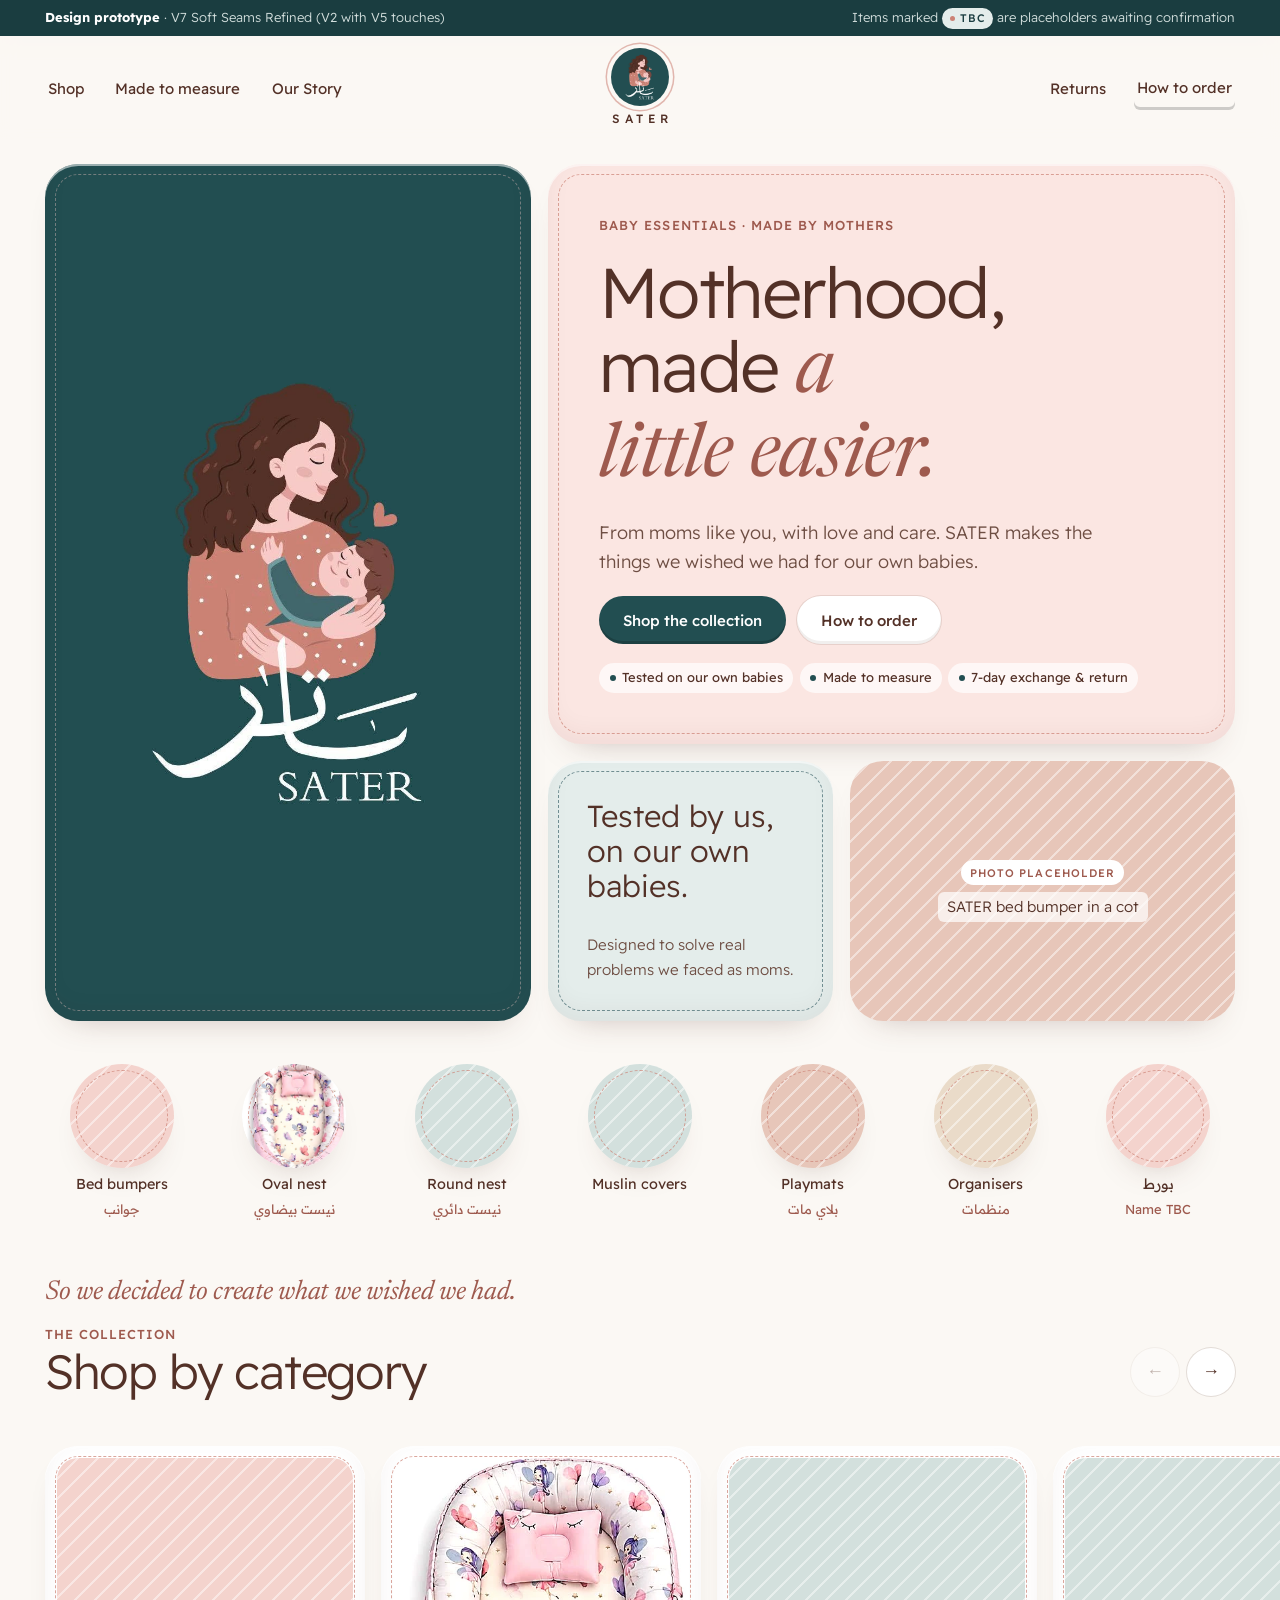
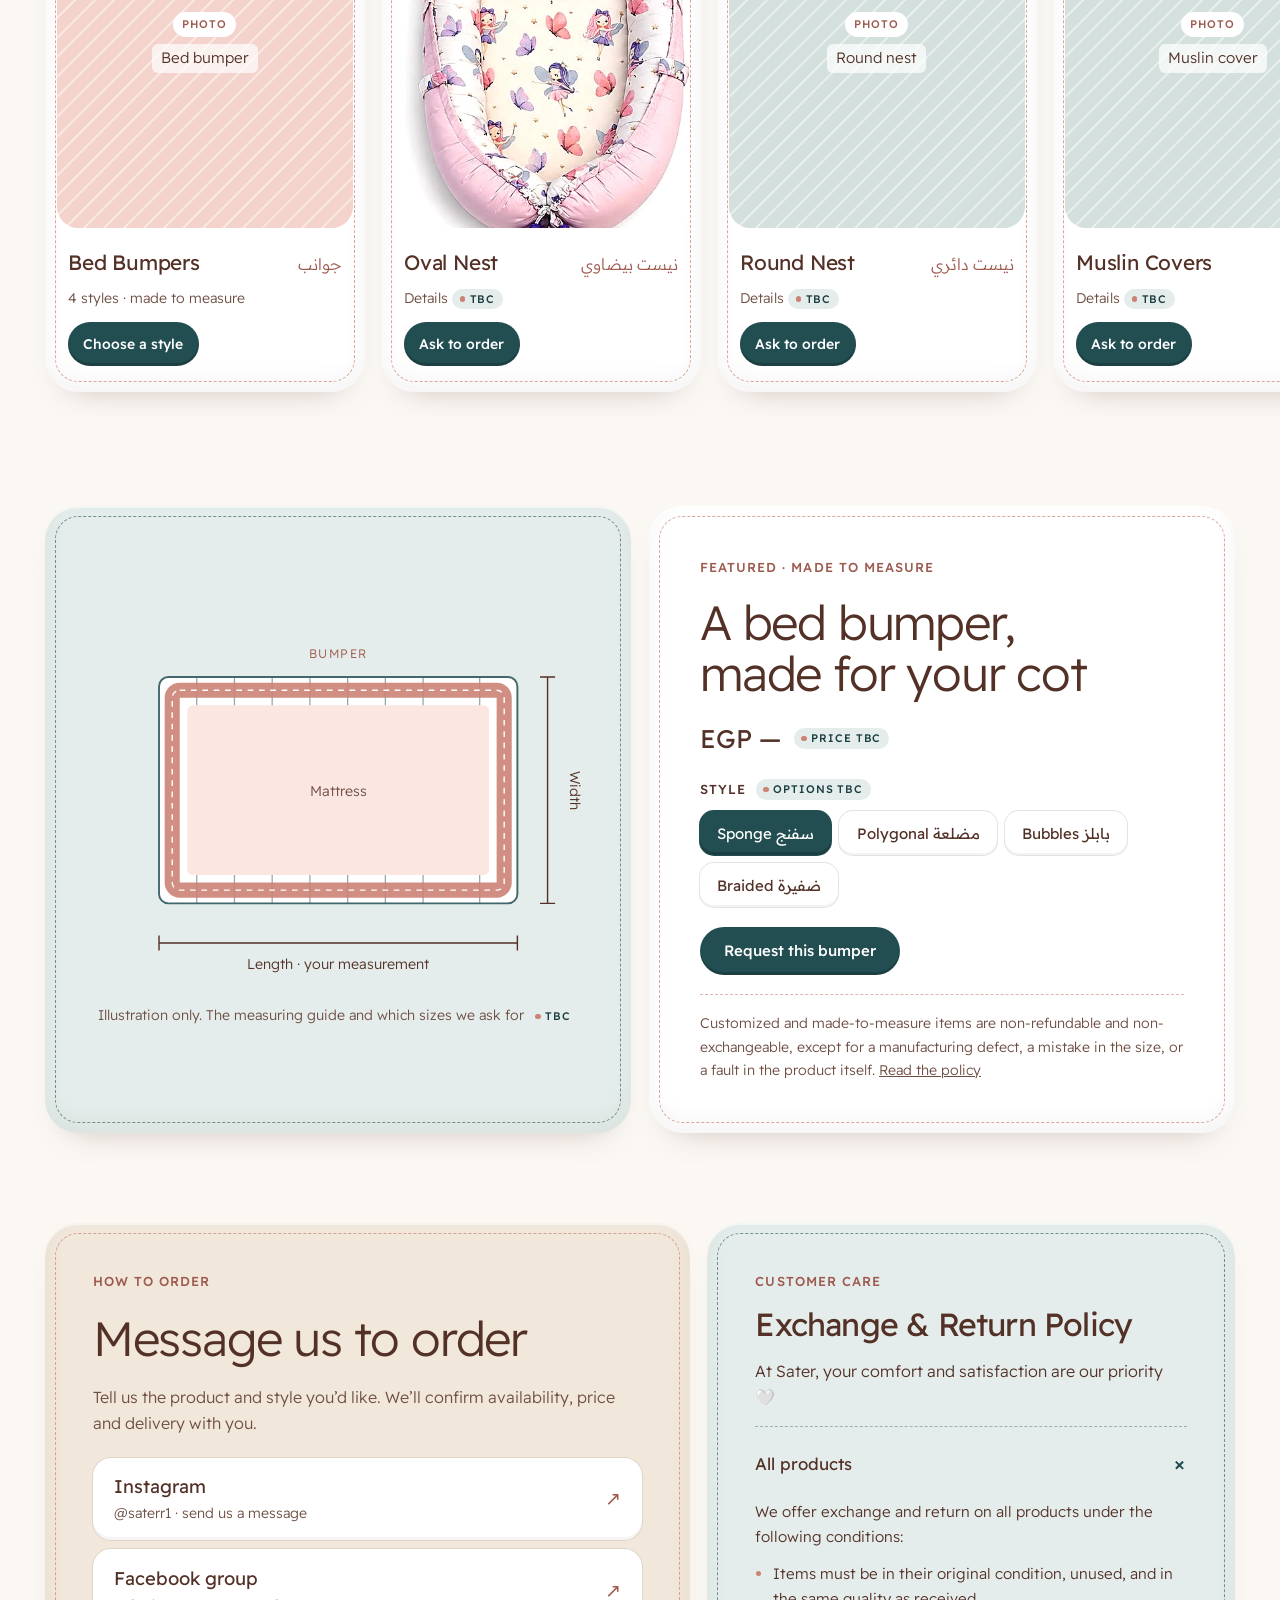
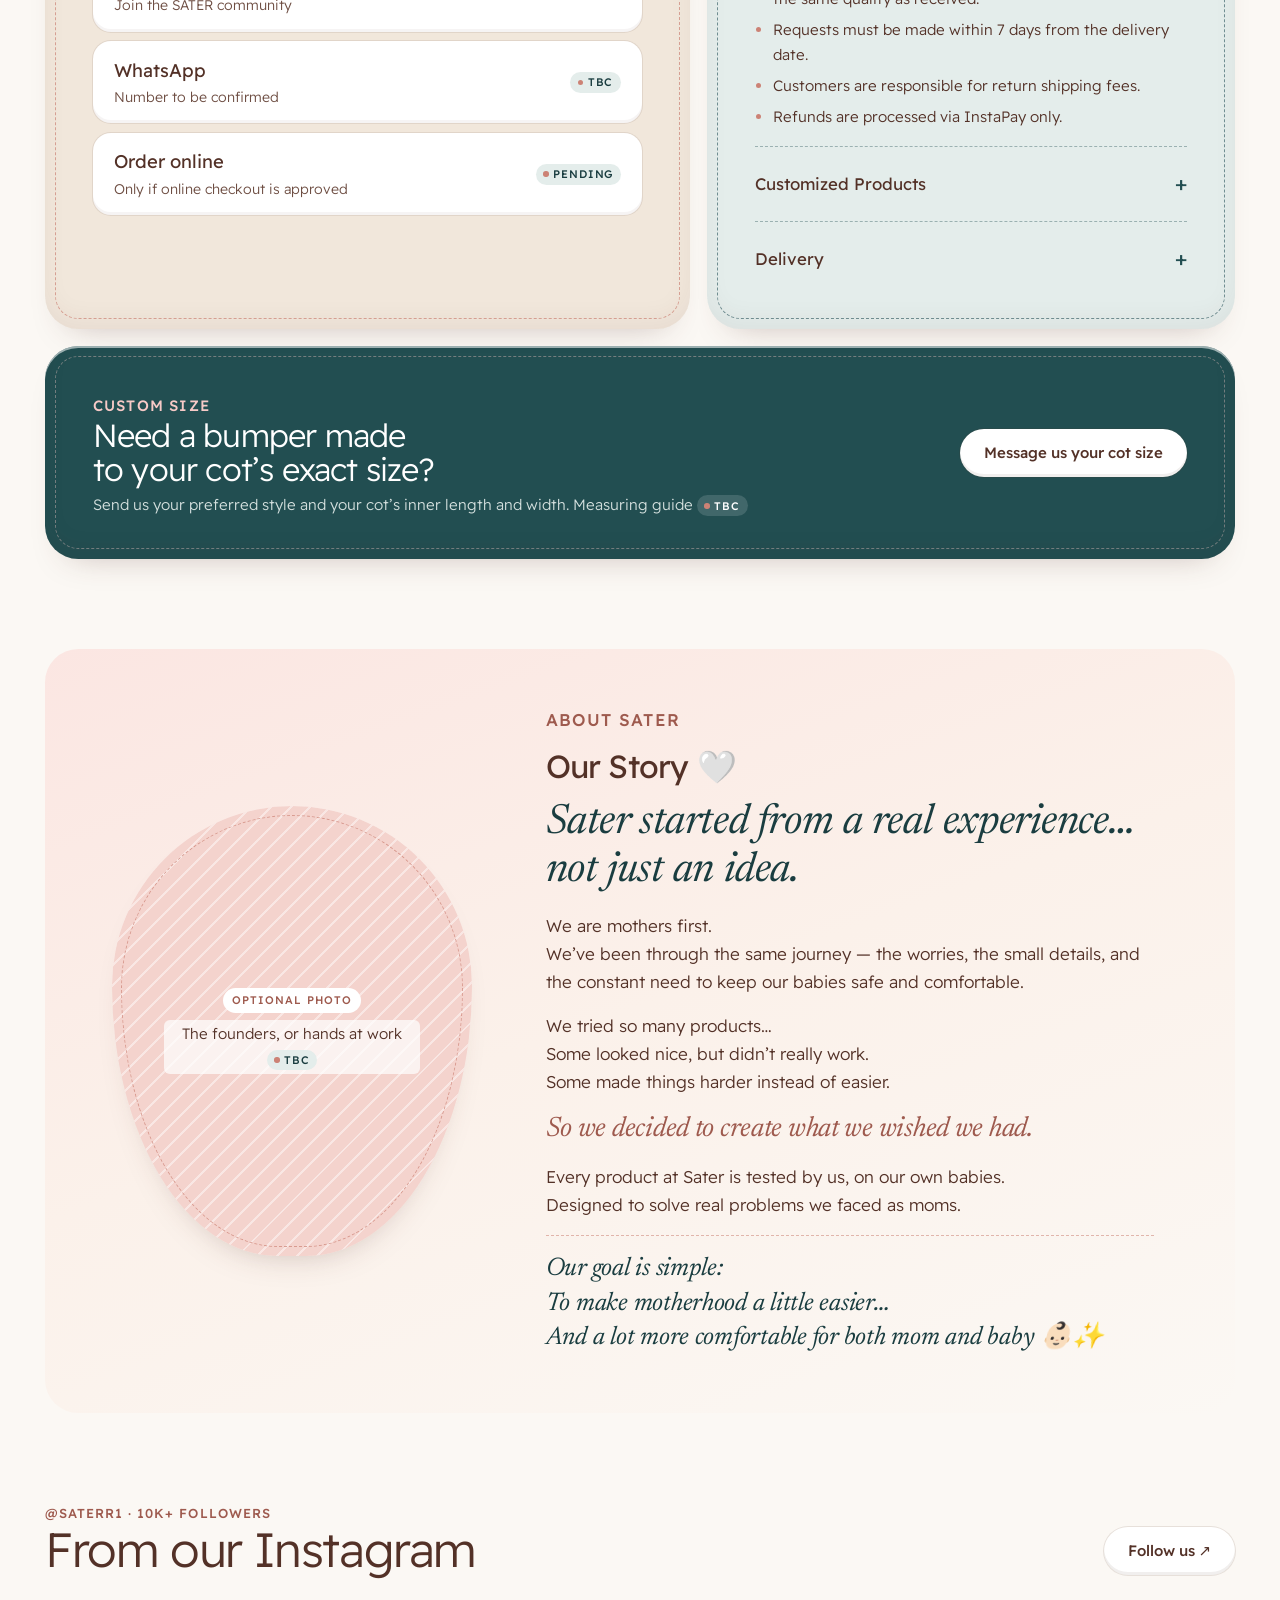
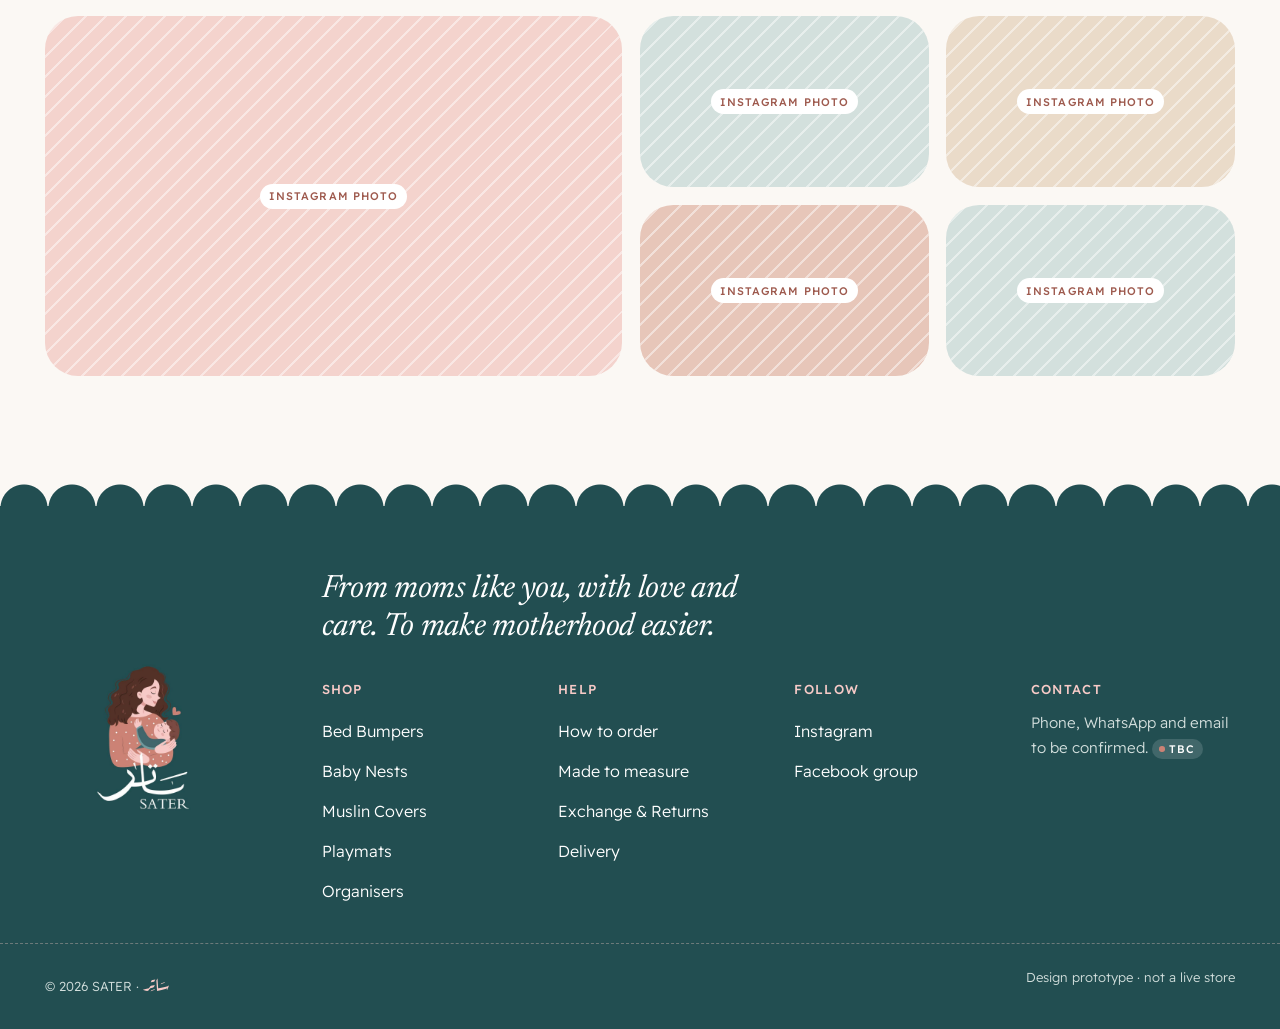
<file: v7-soft-seams-refined/index.html>
<!doctype html>
<html lang="en">
<head>
<meta charset="utf-8">
<meta name="viewport" content="width=device-width, initial-scale=1, viewport-fit=cover">
<meta name="robots" content="noindex">
<link rel="icon" type="image/png" href="../favicon.png">
<title>SATER Soft Seams Refined</title>
<link rel="preconnect" href="https://fonts.googleapis.com">
<link rel="preconnect" href="https://fonts.gstatic.com" crossorigin>
<link rel="stylesheet" href="https://fonts.googleapis.com/css2?family=Readex+Pro:wght@300;400;500;600&family=Newsreader:ital,opsz,wght@1,6..72,400&family=Aref+Ruqaa:wght@400&display=swap">
</head>
<body>
<style>
/* V7 "Soft Seams Refined" — V2's quilted, stitched panels kept as the base.
   From V5: a literary serif italic for a few emotional lines, a warm blush-to-cream story panel, the soft oval founder frame,
   calligraphic Arabic for the brand name, and the original logo on its own teal in the footer.
   Simplified: no marquee, products within about a screen on phones, ordering always one tap away, story moved below shopping.
   Deliberately single-theme: the brand palette is the design, so every colour is set explicitly. */
:root {
  color-scheme: light;
  /* Sampled from the official logo */
  --teal: #224E51;
  --sleeve: #41666C;
  --brown: #533127;
  --terracotta: #CC8275;
  --blush: #F7CAC7;
  --white: #FFFFFF;
  /* Supporting tones (as V2) */
  --cotton: #FBF8F4;
  --muslin: #E4EDEB;
  --blush-soft: #FBE6E2;
  --sand: #F1E7DB;
  --teal-deep: #1A3D40;
  --brown-muted: #6E4E43;
  --terracotta-ink: #9E5A4E;
  --on-teal: #D3DFDD;

  --font: "Readex Pro", "Segoe UI", system-ui, sans-serif;
  --serif: "Newsreader", Georgia, "Times New Roman", serif;      /* from V5: emotional lines only */
  --ruqaa: "Aref Ruqaa", "Noto Naskh Arabic", serif;             /* from V5: the Arabic brand name only */

  --step--1: .8125rem;
  --step-0: 1rem;
  --step-2: clamp(1.5rem, 1.15rem + 1.2vw, 2rem);
  --step-3: clamp(2rem, 1.4rem + 2.4vw, 3rem);
  --step-4: clamp(2.4rem, 1.5rem + 3.8vw, 4.4rem);

  --gutter: clamp(16px, 3.5vw, 48px);
  --max: 1280px;
  --r: clamp(22px, 2.6vw, 36px);
  --ease: cubic-bezier(.22,.61,.36,1);
  --padded: inset 0 2px 0 rgba(255,255,255,.55), inset 0 -10px 24px rgba(83,49,39,.05), 0 18px 34px -24px rgba(83,49,39,.35);
}

*, *::before, *::after { box-sizing: border-box; }
[hidden] { display: none !important; }
html { scroll-behavior: smooth; scroll-padding-top: 96px; }
body { margin: 0; background: var(--cotton); color: var(--brown); font-family: var(--font); font-weight: 300; font-size: var(--step-0); line-height: 1.65; -webkit-font-smoothing: antialiased; }
img { max-width: 100%; display: block; }
main { overflow-x: clip; }
a { color: inherit; }
h1, h2, h3 { font-weight: 400; line-height: 1.05; margin: 0; letter-spacing: -0.025em; text-wrap: balance; }
p { margin: 0; }
:focus-visible { outline: 2px solid var(--teal); outline-offset: 3px; border-radius: 6px; }
.wrap { width: 100%; max-width: var(--max); margin-inline: auto; padding-inline: var(--gutter); }
.label { font-size: var(--step--1); font-weight: 500; letter-spacing: .08em; text-transform: uppercase; color: var(--terracotta-ink); }
.on-dark .label { color: var(--blush); }
.serif { font-family: var(--serif); font-style: italic; font-weight: 400; letter-spacing: -.01em; }
.ruqaa { font-family: var(--ruqaa); }

/* Unconfirmed marker (as V2) */
.tbc { display: inline-flex; align-items: center; gap: .4em; font-size: .6875rem; font-weight: 500; letter-spacing: .08em; text-transform: uppercase; color: var(--teal-deep); background: var(--muslin); border-radius: 999px; padding: .2em .7em; vertical-align: middle; white-space: nowrap; line-height: 1.5; }
.tbc::before { content: ""; width: .5em; height: .5em; border-radius: 50%; background: var(--terracotta); }
.on-dark .tbc { background: rgba(255,255,255,.14); color: var(--white); }

/* Padded, stitched panel — V2's signature */
.panel { position: relative; border-radius: var(--r); box-shadow: var(--padded); isolation: isolate; }
.panel.stitch::after { content: ""; position: absolute; inset: 10px; border: 1.5px dashed var(--seam, var(--terracotta)); border-radius: calc(var(--r) - 10px); pointer-events: none; opacity: .7; z-index: 2; }
.bg-teal { background: var(--teal); color: var(--white); --seam: rgba(247,202,199,.55); }
.bg-blush { background: var(--blush-soft); }
.bg-muslin { background: var(--muslin); --seam: var(--sleeve); }
.bg-sand { background: var(--sand); }
.bg-white { background: var(--white); }

/* Buttons (as V2) */
.btn { display: inline-flex; align-items: center; justify-content: center; gap: .6em; min-height: 48px; font: 500 .9375rem/1 var(--font); text-decoration: none; padding: 0 1.6em; border-radius: 999px; border: 0; cursor: pointer; transition: transform .25s var(--ease), box-shadow .25s var(--ease), background-color .25s; }
.btn-teal { background: var(--teal); color: var(--white); box-shadow: inset 0 -3px 0 rgba(0,0,0,.18); }
.btn-teal:hover { background: var(--teal-deep); }
.btn-soft { background: var(--white); color: var(--brown); box-shadow: inset 0 -3px 0 rgba(83,49,39,.08), 0 0 0 1px rgba(83,49,39,.12); }
.btn-soft:hover { box-shadow: inset 0 -3px 0 rgba(83,49,39,.08), 0 0 0 1px var(--brown); }
.btn-sm { min-height: 44px; padding: 0 1.1em; font-size: .875rem; }
.btn:active { transform: translateY(1px) scale(.99); }

/* Ribbon */
.ribbon { background: var(--teal-deep); color: var(--on-teal); font-size: var(--step--1); }
.ribbon .wrap { display: flex; flex-wrap: wrap; justify-content: space-between; gap: .25em 1em; padding-block: .55em; }
.ribbon strong { color: var(--white); }

/* Header (as V2) */
.site-header { position: sticky; top: env(safe-area-inset-top, 0px); z-index: 20; background: color-mix(in srgb, var(--cotton) 92%, transparent); backdrop-filter: blur(10px); }
.header-row { display: grid; grid-template-columns: 1fr auto 1fr; align-items: center; gap: 1rem; padding-block: .7rem; }
.nav-group { display: flex; gap: clamp(.9rem, 2vw, 1.8rem); list-style: none; margin: 0; padding: 0; align-items: center; }
.nav-group.right { justify-content: flex-end; }
.nav-group a, .nav-group button.link { text-decoration: none; font: 400 .9375rem var(--font); padding: .4em .2em; border-radius: 6px; background: none; border: 0; cursor: pointer; color: inherit; }
.nav-group a:hover { color: var(--terracotta-ink); }
.brand { display: grid; justify-items: center; gap: .2rem; text-decoration: none; }
.badge { width: 58px; height: 58px; border-radius: 50%; background: var(--teal); display: grid; place-items: center; overflow: hidden; box-shadow: 0 0 0 4px var(--cotton), 0 0 0 5.5px rgba(204,130,117,.55); }
.badge img { height: 46px; width: auto; }
.brand-name { font-size: .75rem; font-weight: 500; letter-spacing: .38em; padding-inline-start: .38em; }
.menu-toggle { display: none; justify-self: end; background: var(--white); border: 0; width: 46px; height: 46px; border-radius: 50%; cursor: pointer; color: var(--brown); box-shadow: 0 0 0 1px rgba(83,49,39,.12); }
.menu-toggle svg { margin: auto; display: block; }
.drawer { display: none; }
@media (max-width: 960px) {
  .header-row { grid-template-columns: auto 1fr auto; }
  .nav-group { display: none; }
  .brand { grid-column: 1; grid-auto-flow: column; align-items: center; gap: .7rem; }
  .badge { width: 46px; height: 46px; box-shadow: none; }
  .badge img { height: 36px; }
  .brand-name { font-size: .9rem; }
  .menu-toggle { display: block; grid-column: 3; }
  .drawer { display: block; padding-bottom: 1rem; }
  .drawer ul { list-style: none; margin: 0; padding: .5rem; display: grid; gap: .4rem; }
  .drawer li a { display: block; padding: 1rem 1.2rem; border-radius: 18px; background: var(--white); text-decoration: none; font-size: 1.15rem; font-weight: 400; }
}

/* Hero bento (as V2; trust facts added to the message panel) */
.hero { padding-block: clamp(1rem, 2vw, 1.5rem) clamp(1rem, 2vw, 1.5rem); }
.bento { display: grid; grid-template-columns: repeat(12, minmax(0, 1fr)); grid-template-rows: auto auto; gap: clamp(.75rem, 1.4vw, 1.1rem); }
.b-logo { grid-column: 1 / 6; grid-row: 1 / 3; display: grid; place-items: center; padding: clamp(2.5rem, 5vw, 4rem) 1.5rem; min-height: 100%; }
.b-logo .logo-anim { width: min(64%, 300px); cursor: pointer; }
.b-intro { grid-column: 6 / 13; grid-row: 1; padding: clamp(1.8rem, 4vw, 3.2rem); display: grid; gap: 1.2rem; align-content: center; }
.b-intro h1 { font-size: var(--step-4); font-weight: 300; }
.b-intro h1 .serif { color: var(--terracotta-ink); font-size: 1.06em; }
.b-intro p.lede { font-size: 1.125rem; color: var(--brown-muted); max-width: 32rem; }
.ctas { display: flex; flex-wrap: wrap; gap: .7rem; }
.facts { display: flex; flex-wrap: wrap; gap: .4rem; list-style: none; margin: 0; padding: 0; }
.facts li { display: inline-flex; align-items: center; gap: .4rem; font-size: .8125rem; font-weight: 400; background: rgba(255,255,255,.7); border-radius: 999px; padding: .3em .8em; }
.facts li::before { content: ""; width: 6px; height: 6px; border-radius: 50%; background: var(--teal); }
.b-tested { grid-column: 6 / 9; grid-row: 2; padding: clamp(1.6rem, 3vw, 2.4rem); display: grid; gap: .8rem; align-content: space-between; }
.b-tested .big { font-size: clamp(1.4rem, 1.1rem + 1vw, 1.9rem); line-height: 1.15; }
.b-tested .small { font-size: .9375rem; color: var(--brown-muted); }
.b-photo { grid-column: 9 / 13; grid-row: 2; min-height: 260px; overflow: hidden; }

/* Photo placeholder (as V2) */
.ph { position: relative; width: 100%; height: 100%; min-height: inherit; max-width: 100%; display: grid; place-items: center; text-align: center; padding: 1.2rem;
  background-color: var(--ph, var(--sand));
  background-image: repeating-linear-gradient(135deg, rgba(255,255,255,.45) 0 2px, transparent 2px 14px); }
.ph-in { display: grid; gap: .45rem; justify-items: center; max-width: 16rem; }
.ph-kind { font-size: .6875rem; font-weight: 500; letter-spacing: .1em; text-transform: uppercase; background: var(--white); color: var(--terracotta-ink); padding: .3em .8em; border-radius: 999px; }
.ph-what { font-size: .9375rem; color: var(--brown); background: rgba(255,255,255,.7); padding: .15em .6em; border-radius: 6px; }
.ph.t-blush { --ph: #F4D3CD; } .ph.t-muslin { --ph: #D3E0DD; } .ph.t-sand { --ph: #EADBC9; } .ph.t-clay { --ph: #E7C6B9; }

/* Category shortcuts: stitched circles, directly under the hero */
.shortcuts { padding-block: 1.2rem .4rem; }
.sc { display: grid; grid-template-columns: repeat(7, minmax(0, 1fr)); gap: clamp(.6rem, 1.6vw, 1.2rem); list-style: none; margin: 0; padding: 0; }
.sc a { display: grid; justify-items: center; gap: .45rem; text-decoration: none; text-align: center; font-size: .9rem; font-weight: 400; line-height: 1.25; }
.sc .dot { position: relative; width: 100%; max-width: 104px; aspect-ratio: 1; border-radius: 50%; overflow: hidden; box-shadow: var(--padded); transition: transform .35s var(--ease); }
.sc .dot::after { content: ""; position: absolute; inset: 6px; border-radius: 50%; border: 1.5px dashed var(--terracotta); opacity: .7; }
.sc .dot .ph { padding: 0; }
.sc a:hover .dot { transform: translateY(-3px); }
.sc small { color: var(--terracotta-ink); font-size: .8125rem; }

/* Sections */
.section { padding-block: clamp(3rem, 7vw, 6rem); }
.sec-head { display: flex; flex-wrap: wrap; align-items: end; justify-content: space-between; gap: 1rem 2rem; margin-bottom: clamp(1.6rem, 3.5vw, 2.6rem); }
.sec-head h2 { font-size: var(--step-3); font-weight: 300; }
.bridge { font-size: clamp(1.25rem, 1rem + 1vw, 1.7rem); color: var(--terracotta-ink); margin-bottom: .5rem; }

/* Category rail (as V2) with real actions instead of dead links */
.rail-ctrl { display: flex; gap: .5rem; }
.rail-ctrl button { width: 48px; height: 48px; border-radius: 50%; border: 0; background: var(--white); color: var(--brown); cursor: pointer; box-shadow: 0 0 0 1px rgba(83,49,39,.14); font-size: 1.1rem; }
.rail-ctrl button:disabled { opacity: .35; cursor: default; }
.rail { display: grid; grid-auto-flow: column; grid-auto-columns: clamp(250px, 26vw, 320px); gap: 1rem; overflow-x: auto; scroll-snap-type: x mandatory; --bleed: max(var(--gutter), calc((100vw - var(--max)) / 2 + var(--gutter))); padding: .5rem var(--bleed) 1.5rem; scroll-padding-inline: var(--bleed); margin-inline: calc(50% - 50vw); scrollbar-width: thin; scrollbar-color: var(--terracotta) transparent; }
.card { scroll-snap-align: start; display: grid; grid-template-rows: auto 1fr; padding: 12px; gap: .9rem; }
.card .ph { aspect-ratio: 4 / 5; border-radius: calc(var(--r) - 12px); height: auto; }
.card-body { padding: .2rem .7rem .9rem; display: grid; gap: .45rem; align-content: start; position: relative; z-index: 3; }
.card-title { display: flex; justify-content: space-between; align-items: baseline; gap: .6rem; }
.card-title .en { font-size: 1.3rem; font-weight: 400; letter-spacing: -.01em; }
.card-title [lang="ar"] { color: var(--terracotta-ink); font-size: 1rem; }
.card-meta { font-size: .875rem; color: var(--brown-muted); }
.card-acts { display: flex; flex-wrap: wrap; gap: .45rem; margin-top: .3rem; }

/* Made to measure (as V2) */
.mtm { display: grid; grid-template-columns: minmax(0, 1fr) minmax(0, 1fr); gap: clamp(.75rem, 1.4vw, 1.1rem); }
.mtm-diagram { padding: clamp(1.5rem, 4vw, 3rem); display: grid; gap: 1rem; align-content: center; }
.mtm-diagram svg { width: 100%; height: auto; max-width: 520px; margin-inline: auto; }
.mtm-diagram .cap { font-size: .875rem; color: var(--brown-muted); text-align: center; }
.mtm-info { padding: clamp(1.8rem, 4vw, 3.2rem); display: grid; gap: 1.2rem; align-content: start; }
.mtm-info h2 { font-size: var(--step-3); font-weight: 300; }
.price-row { display: flex; align-items: center; gap: .8rem; flex-wrap: wrap; }
.price { font-size: 1.6rem; font-weight: 400; font-variant-numeric: tabular-nums; }
.opt { border: 0; margin: 0; padding: 0; min-width: 0; }
.opt legend { font-size: var(--step--1); font-weight: 500; letter-spacing: .08em; text-transform: uppercase; padding: 0; margin-bottom: .7rem; display: flex; gap: .6rem; align-items: center; flex-wrap: wrap; }
.chips { display: flex; flex-wrap: wrap; gap: .5rem; }
.chip { font: 400 .9375rem/1 var(--font); min-height: 44px; padding: .8em 1.15em; border-radius: 14px; border: 0; background: var(--white); color: var(--brown); cursor: pointer; box-shadow: 0 0 0 1px rgba(83,49,39,.14), inset 0 -2px 0 rgba(83,49,39,.06); }
.chip:hover { box-shadow: 0 0 0 1px var(--brown); }
.chip[aria-pressed="true"] { background: var(--teal); color: var(--white); box-shadow: 0 0 0 1px var(--teal), inset 0 -3px 0 rgba(0,0,0,.2); }
.mtm-note { font-size: .875rem; color: var(--brown-muted); padding-top: 1.1rem; border-top: 1.5px dashed rgba(204,130,117,.6); }
.mtm-note button { all: unset; cursor: pointer; text-decoration: underline; padding-block: 11px; margin-block: -11px; }

/* Order + policy (as V2; custom request now works) */
.order-grid { display: grid; grid-template-columns: minmax(0, 1.1fr) minmax(0, .9fr); gap: clamp(.75rem, 1.4vw, 1.1rem); }
.order-panel { padding: clamp(1.8rem, 4vw, 3rem); display: grid; gap: 1.3rem; align-content: start; }
.order-panel h2 { font-size: var(--step-3); font-weight: 300; }
.channels { display: grid; gap: .6rem; }
.channel { display: grid; grid-template-columns: 1fr auto; align-items: center; gap: 1rem; min-height: 64px; padding: .9rem 1.3rem; border-radius: 18px; background: var(--white); text-decoration: none; box-shadow: 0 0 0 1px rgba(83,49,39,.1), inset 0 -3px 0 rgba(83,49,39,.05); min-width: 0; }
a.channel:hover { box-shadow: 0 0 0 1px var(--brown), inset 0 -3px 0 rgba(83,49,39,.05); }
.channel .name { font-size: 1.15rem; font-weight: 400; display: block; }
.channel .detail { font-size: .875rem; color: var(--brown-muted); display: block; overflow-wrap: anywhere; }
.channel .go { color: var(--terracotta-ink); font-size: 1.2rem; }
.policy-panel { padding: clamp(1.8rem, 4vw, 3rem); display: grid; gap: 1rem; align-content: start; }
.policy-panel h2 { font-size: var(--step-2); font-weight: 400; }
.policy-panel details { border-top: 1.5px dashed rgba(65,102,108,.45); padding-top: .9rem; }
.policy-panel summary { min-height: 44px; cursor: pointer; font-weight: 400; font-size: 1.05rem; list-style: none; display: flex; justify-content: space-between; align-items: center; gap: 1rem; }
.policy-panel summary::-webkit-details-marker { display: none; }
.policy-panel summary::after { content: "+"; font-size: 1.3rem; line-height: 1; color: var(--teal); transition: transform .25s var(--ease); }
.policy-panel details[open] summary::after { transform: rotate(45deg); }
.policy-panel .pol { display: grid; gap: .8rem; padding-top: .9rem; font-size: .9375rem; }
.policy-panel ul { margin: 0; padding-inline-start: 1.1rem; display: grid; gap: .4rem; }
.policy-panel li::marker { color: var(--terracotta); }
.custom-cta { grid-column: 1 / -1; padding: clamp(1.8rem, 4vw, 2.6rem) clamp(1.8rem, 4vw, 3rem); display: flex; flex-wrap: wrap; align-items: center; justify-content: space-between; gap: 1.2rem 2rem; }
.custom-cta h3 { font-size: var(--step-2); font-weight: 300; max-width: 24ch; }
.custom-cta p { color: var(--on-teal); font-size: .9375rem; margin-top: .4rem; }

/* Story: one compact section, warm blush-to-cream (from V5), serif for the emotional lines */
.story { border-radius: var(--r); padding: clamp(1.6rem, 4.5vw, 4rem); background: linear-gradient(160deg, var(--blush-soft), #FBF1EA 48%, var(--cotton)); display: grid; grid-template-columns: minmax(0, .75fr) minmax(0, 1.25fr); gap: clamp(1.5rem, 5vw, 4.5rem); align-items: center; }
.story .oval { position: relative; aspect-ratio: 4 / 5; border-radius: 50% 50% 46% 46% / 40% 40% 60% 60%; overflow: hidden; box-shadow: var(--padded); max-width: 360px; width: 100%; justify-self: center; }
.story .oval::after { content: ""; position: absolute; inset: 9px; border-radius: inherit; border: 1.5px dashed var(--terracotta); opacity: .7; }
.story-copy { display: grid; gap: 1rem; max-width: 38rem; }
.story-copy h2 { font-size: var(--step-2); font-weight: 400; }
.story-copy .opening { font-size: clamp(1.7rem, 1.2rem + 1.8vw, 2.6rem); line-height: 1.15; color: var(--teal-deep); }
.story-copy p { font-size: 1.0625rem; }
.story-copy .pull { font-size: clamp(1.35rem, 1.1rem + .9vw, 1.75rem); line-height: 1.25; color: var(--terracotta-ink); }
.story-copy .goal { font-size: clamp(1.25rem, 1.05rem + .7vw, 1.6rem); line-height: 1.35; color: var(--teal-deep); padding-top: 1rem; border-top: 1.5px dashed rgba(204,130,117,.55); }

/* Instagram (as V2, now near the footer) */
.ig { display: grid; grid-template-columns: 2fr 1fr 1fr; grid-template-rows: 1fr 1fr; gap: clamp(.75rem, 1.4vw, 1.1rem); }
.ig a { border-radius: var(--r); overflow: hidden; text-decoration: none; min-height: 170px; display: block; }
.ig a:first-child { grid-row: 1 / 3; min-height: 360px; }

/* Footer: V2's scalloped teal, with the original logo on its own exact teal (from V5) */
.site-footer { position: relative; background: var(--teal); color: var(--on-teal); margin-top: 40px; }
.site-footer::before { content: ""; position: absolute; left: 0; right: 0; top: -22px; height: 23px; background: radial-gradient(circle at 24px 24px, var(--teal) 23px, transparent 24px) 0 0 / 48px 24px repeat-x; }
.foot { display: grid; grid-template-columns: auto minmax(0, 1fr); gap: clamp(2rem, 6vw, 5rem); padding-block: clamp(2.5rem, 6vw, 4rem) 2rem; align-items: center; }
.foot .orig { width: clamp(150px, 16vw, 200px); height: auto; aspect-ratio: 1; }
.foot-main { display: grid; gap: 2rem; }
.foot-main .tag { font-size: clamp(1.4rem, 1.1rem + 1.2vw, 2rem); color: var(--white); line-height: 1.2; max-width: 24ch; }
.foot-cols { display: grid; grid-template-columns: repeat(4, minmax(0, 1fr)); gap: 2rem; }
.foot-cols h4 { margin: 0 0 .7rem; font-size: var(--step--1); font-weight: 500; letter-spacing: .1em; text-transform: uppercase; color: var(--blush); }
.foot-cols ul { list-style: none; margin: 0; padding: 0; display: grid; }
.foot-cols li > a, .foot-cols li > button { display: inline-flex; align-items: center; min-height: 40px; color: var(--white); text-decoration: none; background: none; border: 0; padding: 0; font: inherit; cursor: pointer; }
.foot-cols li > a:hover, .foot-cols li > button:hover { text-decoration: underline; text-decoration-color: var(--terracotta); text-underline-offset: 4px; }
.foot-cols p { font-size: .9375rem; }
.foot-base { border-top: 1.5px dashed rgba(247,202,199,.35); padding-block: 1.4rem 2rem; display: flex; flex-wrap: wrap; justify-content: space-between; gap: .5rem 2rem; font-size: var(--step--1); }
.foot-base .ruqaa { font-size: 1.15rem; color: var(--blush); }

/* "How to order" — one tap away on phones */
.fab { display: none; }
dialog.order { width: min(520px, calc(100% - 24px)); max-height: min(88dvh, 760px); border: 0; padding: 0; border-radius: 28px; background: var(--cotton); color: var(--brown); box-shadow: 0 40px 80px -30px rgba(26,61,64,.55); }
dialog.order::backdrop { background: rgba(26,61,64,.45); }
.order-in { padding: clamp(1.3rem, 4vw, 2rem); display: grid; gap: 1rem; }
.order-top { display: flex; justify-content: space-between; align-items: center; gap: 1rem; }
.order-top h2 { font-size: 1.6rem; font-weight: 400; }
.order-x { width: 44px; height: 44px; border-radius: 50%; border: 0; background: var(--white); box-shadow: 0 0 0 1px rgba(83,49,39,.14); cursor: pointer; font-size: 1.1rem; color: var(--brown); flex: none; }
.context { background: var(--white); border-radius: 14px; padding: .7rem 1rem; font-size: .9375rem; }
.context b { font-weight: 500; }
.order-fine { font-size: .875rem; color: var(--brown-muted); }
.order-fine button { all: unset; cursor: pointer; text-decoration: underline; color: var(--brown); padding-block: 11px; margin-block: -11px; }

/* Animated logo (V2's approved reveal, unchanged) */
.logo-anim { display: grid; aspect-ratio: 516 / 792; max-width: 100%; }
.logo-anim img { grid-area: 1 / 1; width: 100%; height: auto; }
.logo-anim .l-heart { transform-origin: 85% 32%; }
.logo-anim.play .l-art { animation: la-art 1.3s var(--ease) both; }
.logo-anim.play .l-heart { animation: la-heart-in .7s 1s cubic-bezier(.34,1.56,.64,1) both, la-beat 1.5s 1.9s ease-in-out 2; }
.logo-anim.play .l-ar { animation: la-write 1.2s .75s cubic-bezier(.45,.05,.35,1) both; }
.logo-anim.play .l-word { animation: la-word 1s 1.65s var(--ease) both; }
@keyframes la-art { from { opacity: 0; transform: translateY(16px) scale(.97); } to { opacity: 1; transform: none; } }
@keyframes la-heart-in { from { opacity: 0; transform: scale(0); } to { opacity: 1; transform: scale(1); } }
@keyframes la-beat { 0%, 60%, 100% { transform: scale(1); } 15% { transform: scale(1.18); } 30% { transform: scale(1); } 45% { transform: scale(1.1); } }
@keyframes la-write { from { clip-path: inset(0 0 0 100%); } to { clip-path: inset(0 0 0 0); } }
@keyframes la-word { from { opacity: 0; transform: translateY(8px); filter: blur(3px); } to { opacity: 1; transform: none; filter: none; } }

@keyframes settle { from { opacity: 0; transform: translateY(12px) scale(.985); } to { opacity: 1; transform: none; } }
.bento > * { animation: settle .9s var(--ease) both; }
.bento > :nth-child(2) { animation-delay: .08s; } .bento > :nth-child(3) { animation-delay: .16s; } .bento > :nth-child(4) { animation-delay: .24s; }

@media (prefers-reduced-motion: reduce) {
  html { scroll-behavior: auto; }
  *, *::before, *::after { animation: none !important; transition: none !important; }
}

@media (max-width: 960px) {
  .b-intro { grid-column: 1 / -1; grid-row: auto; }
  .b-logo { grid-column: 1 / 7; grid-row: auto; padding: 2rem 1rem; }
  .b-logo .logo-anim { width: min(78%, 220px); }
  .b-tested { grid-column: 7 / 13; grid-row: auto; }
  .b-photo { grid-column: 1 / -1; grid-row: auto; min-height: 220px; }
  .sc { display: flex; overflow-x: auto; scroll-snap-type: x mandatory; scrollbar-width: none; margin-inline: calc(var(--gutter) * -1); padding: .3rem var(--gutter) .5rem; }
  .sc::-webkit-scrollbar { display: none; }
  .sc li { flex: 0 0 92px; scroll-snap-align: start; }
  .mtm, .order-grid { grid-template-columns: 1fr; }
  .story { grid-template-columns: 1fr; }
  .story .oval { max-width: 260px; }
  .foot { grid-template-columns: 1fr; }
  .foot-cols { grid-template-columns: repeat(2, minmax(0, 1fr)); }
  /* ordering is one tap away */
  body { padding-bottom: calc(80px + env(safe-area-inset-bottom, 0px)); }
  .fab { display: inline-flex; position: fixed; z-index: 30; left: 50%; transform: translateX(-50%); bottom: calc(14px + env(safe-area-inset-bottom, 0px)); align-items: center; gap: .55rem; min-height: 54px; padding: 0 1.5rem; border: 0; border-radius: 999px; background: var(--teal); color: var(--white); font: 500 1rem var(--font); cursor: pointer; box-shadow: 0 16px 34px -14px rgba(26,61,64,.75), inset 0 -3px 0 rgba(0,0,0,.18); white-space: nowrap; }
  .fab svg { width: 20px; height: 20px; }
  dialog.order { margin: auto auto 0; width: 100%; max-width: 100%; border-radius: 28px 28px 0 0; padding-bottom: env(safe-area-inset-bottom, 0px); }
}
@media (max-width: 600px) {
  .ribbon .hide-sm { display: none; }
  /* Phones: message, actions and one product photo, then the categories */
  .b-logo, .b-tested { display: none; }
  .b-photo { min-height: 180px; }
  .b-intro { padding: 1.5rem 1.3rem; gap: 1rem; }
  .ctas .btn { flex: 1 1 100%; }
  .facts li { font-size: .75rem; padding: .25em .65em; }
  .ig { grid-template-columns: 1fr 1fr; grid-template-rows: auto; }
  .ig a:first-child { grid-column: 1 / -1; grid-row: auto; min-height: 220px; }
  .ig a { min-height: 140px; }
  .ig a:nth-child(n+4) { display: none; }
  .channel { padding: .9rem 1rem; }
  .rail-ctrl { display: none; }
  .foot .orig { width: 150px; }
}
</style>

<div class="ribbon" role="note">
  <div class="wrap">
    <span><strong>Design prototype</strong> · V7 Soft Seams Refined (V2 with V5 touches)</span>
    <span class="hide-sm">Items marked <span class="tbc">TBC</span> are placeholders awaiting confirmation</span>
  </div>
</div>

<header class="site-header" id="top">
  <div class="wrap header-row">
    <ul class="nav-group">
      <li><a href="#shop">Shop</a></li>
      <li><a href="#measure">Made to measure</a></li>
      <li><a href="#story">Our Story</a></li>
    </ul>
    <a class="brand" href="#top" aria-label="SATER home">
      <span class="badge" aria-hidden="true"><img src="assets/logo/badge-160.webp" alt="" width="104" height="160"></span>
      <span class="brand-name">SATER</span>
    </a>
    <ul class="nav-group right">
      <li><a href="#returns">Returns</a></li>
      <li><a class="btn btn-teal btn-sm" href="#order" data-order>How to order</a></li>
    </ul>
    <button class="menu-toggle" type="button" aria-expanded="false" aria-controls="drawer" aria-label="Open menu">
      <svg width="22" height="22" viewBox="0 0 22 22" fill="none" stroke="currentColor" stroke-width="1.6" stroke-linecap="round" aria-hidden="true"><path d="M3 8h16M3 14h16"/></svg>
    </button>
  </div>
  <div class="drawer wrap" id="drawer" hidden>
    <ul>
      <li><a href="#shop">Shop</a></li>
      <li><a href="#measure">Made to measure</a></li>
      <li><a href="#order">How to order</a></li>
      <li><a href="#returns">Exchange &amp; Returns</a></li>
      <li><a href="#story">Our Story</a></li>
    </ul>
  </div>
</header>

<main>
  <!-- HERO (V2 bento; on phones: message, actions, one photo) -->
  <section class="hero" aria-labelledby="hero-title">
    <div class="wrap bento">
      <div class="panel stitch bg-blush b-intro">
        <p class="label">Baby essentials · made by mothers</p>
        <h1 id="hero-title">Motherhood, made <span class="serif">a little easier.</span></h1>
        <p class="lede">From moms like you, with love and care. SATER makes the things we wished we had for our own babies.</p>
        <div class="ctas">
          <a class="btn btn-teal" href="#shop">Shop the collection</a>
          <a class="btn btn-soft" href="#order" data-order>How to order</a>
        </div>
        <ul class="facts" aria-label="Why SATER">
          <li>Tested on our own babies</li>
          <li>Made to measure</li>
          <li>7-day exchange &amp; return</li>
        </ul>
      </div>
      <div class="panel stitch bg-teal b-logo">
        <div class="logo-anim" id="hero-logo" data-autoplay tabindex="0" role="img" aria-label="SATER logo: a mother holding her sleeping baby, with the Arabic and English wordmark" title="Play logo animation">
          <img class="l-art" src="assets/logo/art.webp" alt="" width="516" height="792">
          <img class="l-heart" src="assets/logo/heart.webp" alt="" width="516" height="792">
          <img class="l-ar" src="assets/logo/arabic.webp" alt="" width="516" height="792">
          <img class="l-word" src="assets/logo/wordmark.webp" alt="" width="516" height="792">
        </div>
      </div>
      <div class="panel stitch bg-muslin b-tested">
        <p class="big">Tested by us, on our own babies.</p>
        <p class="small">Designed to solve real problems we faced as moms.</p>
      </div>
      <div class="panel b-photo">
        <div class="ph t-clay"><div class="ph-in"><span class="ph-kind">Photo placeholder</span><span class="ph-what">SATER bed bumper in a cot</span></div></div>
      </div>
    </div>
  </section>

  <!-- CATEGORY SHORTCUTS -->
  <nav class="wrap shortcuts" aria-label="Shop by category">
    <ul class="sc">
      <li><a href="#cat-bumpers"><span class="dot"><span class="ph t-blush"></span></span>Bed bumpers<small lang="ar">جوانب</small></a></li>
      <li><a href="#cat-oval"><span class="dot"><img src="../products/oval-nest-front.webp" alt="Oval nest" style="width:100%;height:100%;object-fit:cover;border-radius:50%"></span>Oval nest<small lang="ar">نيست بيضاوي</small></a></li>
      <li><a href="#cat-round"><span class="dot"><span class="ph t-muslin"></span></span>Round nest<small lang="ar">نيست دائري</small></a></li>
      <li><a href="#cat-muslin"><span class="dot"><span class="ph t-muslin"></span></span>Muslin covers<small>&nbsp;</small></a></li>
      <li><a href="#cat-playmats"><span class="dot"><span class="ph t-clay"></span></span>Playmats<small lang="ar">بلاي مات</small></a></li>
      <li><a href="#cat-organisers"><span class="dot"><span class="ph t-sand"></span></span>Organisers<small lang="ar">منظمات</small></a></li>
      <li><a href="#cat-other"><span class="dot"><span class="ph t-blush"></span></span><span lang="ar">بورط</span><small>Name TBC</small></a></li>
    </ul>
  </nav>

  <!-- CATEGORY RAIL -->
  <section class="section" id="shop" aria-labelledby="shop-title" style="padding-top:clamp(2rem,4vw,3rem)">
    <div class="wrap">
      <div class="sec-head">
        <div>
          <p class="bridge serif">So we decided to create what we wished we had.</p>
          <p class="label">The collection</p>
          <h2 id="shop-title">Shop by category</h2>
        </div>
        <div class="rail-ctrl">
          <button type="button" data-rail="-1" aria-label="Previous categories">←</button>
          <button type="button" data-rail="1" aria-label="Next categories">→</button>
        </div>
      </div>
      <div class="rail" id="rail" tabindex="0" role="region" aria-label="Product categories">
        <article class="card panel stitch bg-white" id="cat-bumpers">
          <div class="ph t-blush"><div class="ph-in"><span class="ph-kind">Photo</span><span class="ph-what">Bed bumper</span></div></div>
          <div class="card-body"><div class="card-title"><span class="en">Bed Bumpers</span><span lang="ar">جوانب</span></div><span class="card-meta">4 styles · made to measure</span>
            <div class="card-acts"><a class="btn btn-teal btn-sm" href="#measure">Choose a style</a></div></div>
        </article>
        <article class="card panel stitch bg-white" id="cat-oval">
          <img src="../products/oval-nest-front.webp" alt="Oval baby nest" style="aspect-ratio:4/5;width:100%;object-fit:cover;border-radius:calc(var(--r) - 12px)">
          <div class="card-body"><div class="card-title"><span class="en">Oval Nest</span><span lang="ar">نيست بيضاوي</span></div><span class="card-meta">Details <span class="tbc">TBC</span></span>
            <div class="card-acts"><button class="btn btn-teal btn-sm" type="button" data-order="Oval nest">Ask to order</button></div></div>
        </article>
        <article class="card panel stitch bg-white" id="cat-round">
          <div class="ph t-muslin"><div class="ph-in"><span class="ph-kind">Photo</span><span class="ph-what">Round nest</span></div></div>
          <div class="card-body"><div class="card-title"><span class="en">Round Nest</span><span lang="ar">نيست دائري</span></div><span class="card-meta">Details <span class="tbc">TBC</span></span>
            <div class="card-acts"><button class="btn btn-teal btn-sm" type="button" data-order="Round nest">Ask to order</button></div></div>
        </article>
        <article class="card panel stitch bg-white" id="cat-muslin">
          <div class="ph t-muslin"><div class="ph-in"><span class="ph-kind">Photo</span><span class="ph-what">Muslin cover</span></div></div>
          <div class="card-body"><div class="card-title"><span class="en">Muslin Covers</span></div><span class="card-meta">Details <span class="tbc">TBC</span></span>
            <div class="card-acts"><button class="btn btn-teal btn-sm" type="button" data-order="Muslin cover">Ask to order</button></div></div>
        </article>
        <article class="card panel stitch bg-white" id="cat-playmats">
          <div class="ph t-clay"><div class="ph-in"><span class="ph-kind">Photo</span><span class="ph-what">Playmat</span></div></div>
          <div class="card-body"><div class="card-title"><span class="en">Playmats</span><span lang="ar">بلاي مات</span></div><span class="card-meta">Details <span class="tbc">TBC</span></span>
            <div class="card-acts"><button class="btn btn-teal btn-sm" type="button" data-order="Playmat">Ask to order</button></div></div>
        </article>
        <article class="card panel stitch bg-white" id="cat-organisers">
          <div class="ph t-sand"><div class="ph-in"><span class="ph-kind">Photo</span><span class="ph-what">Organiser</span></div></div>
          <div class="card-body"><div class="card-title"><span class="en">Organisers</span><span lang="ar">منظمات</span></div><span class="card-meta">Details <span class="tbc">TBC</span></span>
            <div class="card-acts"><button class="btn btn-teal btn-sm" type="button" data-order="Organiser">Ask to order</button></div></div>
        </article>
        <article class="card panel stitch bg-white" id="cat-other">
          <div class="ph t-blush"><div class="ph-in"><span class="ph-kind">Photo</span><span class="ph-what">Category to confirm</span></div></div>
          <div class="card-body"><div class="card-title"><span class="en" lang="ar">بورط</span></div><span class="card-meta">English name <span class="tbc">TBC</span></span>
            <div class="card-acts"><button class="btn btn-teal btn-sm" type="button" data-order="بورط">Ask to order</button></div></div>
        </article>
      </div>
    </div>
  </section>

  <!-- MADE TO MEASURE / FEATURED (as V2) -->
  <section class="section" id="measure" aria-labelledby="measure-title" style="padding-top:0">
    <div class="wrap mtm">
      <div class="panel stitch bg-muslin mtm-diagram">
        <svg viewBox="0 0 520 400" role="img" aria-labelledby="cot-t">
          <title id="cot-t">Top view of a cot with a bumper around its inside edge, showing the length and width you would measure</title>
          <rect x="70" y="70" width="380" height="240" rx="10" fill="#FFFFFF" stroke="#41666C" stroke-width="2"/>
          <g stroke="#41666C" stroke-width="1.4" opacity=".55">
            <line x1="110" y1="70" x2="110" y2="310"/><line x1="150" y1="70" x2="150" y2="310"/><line x1="190" y1="70" x2="190" y2="310"/><line x1="230" y1="70" x2="230" y2="310"/><line x1="270" y1="70" x2="270" y2="310"/><line x1="310" y1="70" x2="310" y2="310"/><line x1="350" y1="70" x2="350" y2="310"/><line x1="410" y1="70" x2="410" y2="310"/>
          </g>
          <rect x="84" y="84" width="352" height="212" rx="8" fill="none" stroke="#CC8275" stroke-width="16" stroke-linejoin="round" opacity=".9"/>
          <rect x="84" y="84" width="352" height="212" rx="8" fill="none" stroke="#FFFFFF" stroke-width="1.5" stroke-dasharray="6 6"/>
          <rect x="100" y="100" width="320" height="180" rx="6" fill="#FBE6E2"/>
          <g fill="none" stroke="#533127" stroke-width="1.5">
            <path d="M70 352 H450"/><path d="M70 344 v16 M450 344 v16"/>
            <path d="M482 70 V310"/><path d="M474 70 h16 M474 310 h16"/>
          </g>
          <text x="260" y="380" text-anchor="middle" font-family="Readex Pro, sans-serif" font-size="15" fill="#533127">Length · your measurement</text>
          <text x="506" y="190" text-anchor="middle" font-family="Readex Pro, sans-serif" font-size="15" fill="#533127" transform="rotate(90 506 190)">Width</text>
          <text x="260" y="196" text-anchor="middle" font-family="Readex Pro, sans-serif" font-size="15" fill="#6E4E43">Mattress</text>
          <text x="260" y="50" text-anchor="middle" font-family="Readex Pro, sans-serif" font-size="13" fill="#9E5A4E" letter-spacing="1.5">BUMPER</text>
        </svg>
        <p class="cap">Illustration only. The measuring guide and which sizes we ask for <span class="tbc">TBC</span></p>
      </div>
      <div class="panel stitch bg-white mtm-info">
        <p class="label">Featured · Made to measure</p>
        <h2 id="measure-title">A bed bumper, made for your cot</h2>
        <div class="price-row"><span class="price">EGP —</span><span class="tbc">Price TBC</span></div>
        <fieldset class="opt">
          <legend>Style <span class="tbc">Options TBC</span></legend>
          <div class="chips" role="group" aria-label="Style" id="styles">
            <button type="button" class="chip" aria-pressed="true" data-style="Sponge">Sponge <span lang="ar">سفنج</span></button>
            <button type="button" class="chip" aria-pressed="false" data-style="Polygonal">Polygonal <span lang="ar">مضلعة</span></button>
            <button type="button" class="chip" aria-pressed="false" data-style="Bubbles">Bubbles <span lang="ar">بابلز</span></button>
            <button type="button" class="chip" aria-pressed="false" data-style="Braided">Braided <span lang="ar">ضفيرة</span></button>
          </div>
        </fieldset>
        <div class="ctas">
          <button class="btn btn-teal" type="button" id="order-bumper">Request this bumper</button>
        </div>
        <p class="mtm-note">Customized and made-to-measure items are non-refundable and non-exchangeable, except for a manufacturing defect, a mistake in the size, or a fault in the product itself. <button type="button" data-returns>Read the policy</button></p>
      </div>
    </div>
  </section>

  <!-- ORDER + POLICY (as V2, moved up; custom request now works) -->
  <section class="section" id="order" aria-labelledby="order-title" style="padding-top:0">
    <div class="wrap order-grid">
      <div class="panel stitch bg-sand order-panel">
        <p class="label">How to order</p>
        <h2 id="order-title">Message us to order</h2>
        <p style="color:var(--brown-muted)">Tell us the product and style you’d like. We’ll confirm availability, price and delivery with you.</p>
        <div class="channels">
          <a class="channel" href="https://ig.me/m/saterr1" target="_blank" rel="noopener"><span><span class="name">Instagram</span><span class="detail">@saterr1 · send us a message</span></span><span class="go" aria-hidden="true">↗</span></a>
          <a class="channel" href="https://www.facebook.com/share/g/1B5JW78XBk" target="_blank" rel="noopener"><span><span class="name">Facebook group</span><span class="detail">Join the SATER community</span></span><span class="go" aria-hidden="true">↗</span></a>
          <div class="channel"><span><span class="name">WhatsApp</span><span class="detail">Number to be confirmed</span></span><span class="tbc">TBC</span></div>
          <div class="channel"><span><span class="name">Order online</span><span class="detail">Only if online checkout is approved</span></span><span class="tbc">Pending</span></div>
        </div>
      </div>

      <div class="panel stitch bg-muslin policy-panel" id="returns">
        <p class="label">Customer care</p>
        <h2>Exchange &amp; Return Policy</h2>
        <p>At Sater, your comfort and satisfaction are our priority 🤍</p>
        <details open>
          <summary>All products</summary>
          <div class="pol">
            <p>We offer exchange and return on all products under the following conditions:</p>
            <ul>
              <li>Items must be in their original condition, unused, and in the same quality as received.</li>
              <li>Requests must be made within 7 days from the delivery date.</li>
              <li>Customers are responsible for return shipping fees.</li>
              <li>Refunds are processed via InstaPay only.</li>
            </ul>
          </div>
        </details>
        <details>
          <summary>Customized Products</summary>
          <div class="pol">
            <p>Please note that all customized or made-to-measure items (including bed bumpers or any products made in specific sizes) are non-refundable and non-exchangeable.</p>
            <p>However, exceptions apply only in the following cases:</p>
            <ul>
              <li>If the product has a manufacturing defect.</li>
              <li>If there is a mistake in the size.</li>
              <li>If there is any fault in the product itself.</li>
            </ul>
            <p>In these cases only, we will offer an exchange or return for the customized item.</p>
          </div>
        </details>
        <details>
          <summary>Delivery</summary>
          <div class="pol"><p>Delivery areas, fees and timing will be added once confirmed. <span class="tbc">TBC</span></p></div>
        </details>
      </div>

      <div class="panel stitch bg-teal custom-cta on-dark">
        <div>
          <p class="label">Custom size</p>
          <h3>Need a bumper made to your cot’s exact size?</h3>
          <p>Send us your preferred style and your cot’s inner length and width. Measuring guide <span class="tbc">TBC</span></p>
        </div>
        <button class="btn btn-soft" type="button" data-order="Custom-size bed bumper">Message us your cot size</button>
      </div>
    </div>
  </section>

  <!-- OUR STORY: compact, below shopping (approved copy, verbatim) -->
  <section class="section" id="story" aria-labelledby="story-title" style="padding-top:0">
    <div class="wrap">
      <div class="story">
        <div class="oval"><div class="ph t-blush"><div class="ph-in"><span class="ph-kind">Optional photo</span><span class="ph-what">The founders, or hands at work <span class="tbc">TBC</span></span></div></div></div>
        <div class="story-copy">
          <p class="label">About SATER</p>
          <h2 id="story-title">Our Story 🤍</h2>
          <p class="opening serif">Sater started from a real experience… not just an idea.</p>
          <p>We are mothers first.<br>We’ve been through the same journey — the worries, the small details, and the constant need to keep our babies safe and comfortable.</p>
          <p>We tried so many products…<br>Some looked nice, but didn’t really work.<br>Some made things harder instead of easier.</p>
          <p class="pull serif">So we decided to create what we wished we had.</p>
          <p>Every product at Sater is tested by us, on our own babies.<br>Designed to solve real problems we faced as moms.</p>
          <p class="goal serif">Our goal is simple:<br>To make motherhood a little easier…<br>And a lot more comfortable for both mom and baby 👶🏻✨</p>
        </div>
      </div>
    </div>
  </section>

  <!-- INSTAGRAM (near the footer) -->
  <section class="section" aria-labelledby="ig-title" style="padding-top:0">
    <div class="wrap">
      <div class="sec-head">
        <div>
          <p class="label">@saterr1 · 10K+ followers</p>
          <h2 id="ig-title">From our Instagram</h2>
        </div>
        <a class="btn btn-soft" href="https://www.instagram.com/saterr1/" target="_blank" rel="noopener">Follow us ↗</a>
      </div>
      <div class="ig">
        <a href="https://www.instagram.com/saterr1/" target="_blank" rel="noopener" aria-label="View on Instagram"><div class="ph t-blush"><div class="ph-in"><span class="ph-kind">Instagram photo</span></div></div></a>
        <a href="https://www.instagram.com/saterr1/" target="_blank" rel="noopener" aria-label="View on Instagram"><div class="ph t-muslin"><div class="ph-in"><span class="ph-kind">Instagram photo</span></div></div></a>
        <a href="https://www.instagram.com/saterr1/" target="_blank" rel="noopener" aria-label="View on Instagram"><div class="ph t-sand"><div class="ph-in"><span class="ph-kind">Instagram photo</span></div></div></a>
        <a href="https://www.instagram.com/saterr1/" target="_blank" rel="noopener" aria-label="View on Instagram"><div class="ph t-clay"><div class="ph-in"><span class="ph-kind">Instagram photo</span></div></div></a>
        <a href="https://www.instagram.com/saterr1/" target="_blank" rel="noopener" aria-label="View on Instagram"><div class="ph t-muslin"><div class="ph-in"><span class="ph-kind">Instagram photo</span></div></div></a>
      </div>
    </div>
  </section>
</main>

<footer class="site-footer on-dark">
  <div class="wrap foot">
    <img class="orig" src="assets/logo/sater-logo-original.webp" alt="SATER logo: a mother holding her sleeping baby, with the Arabic and English wordmark" width="1080" height="1080" loading="lazy">
    <div class="foot-main">
      <p class="tag serif">From moms like you, with love and care. To make motherhood easier.</p>
      <div class="foot-cols">
        <div><h4>Shop</h4><ul><li><a href="#cat-bumpers">Bed Bumpers</a></li><li><a href="#cat-oval">Baby Nests</a></li><li><a href="#cat-muslin">Muslin Covers</a></li><li><a href="#cat-playmats">Playmats</a></li><li><a href="#cat-organisers">Organisers</a></li></ul></div>
        <div><h4>Help</h4><ul><li><button type="button" data-order>How to order</button></li><li><a href="#measure">Made to measure</a></li><li><button type="button" data-returns>Exchange &amp; Returns</button></li><li><button type="button" data-returns="delivery">Delivery</button></li></ul></div>
        <div><h4>Follow</h4><ul><li><a href="https://www.instagram.com/saterr1/" target="_blank" rel="noopener">Instagram</a></li><li><a href="https://www.facebook.com/share/g/1B5JW78XBk" target="_blank" rel="noopener">Facebook group</a></li></ul></div>
        <div><h4>Contact</h4><p>Phone, WhatsApp and email to be confirmed. <span class="tbc">TBC</span></p></div>
      </div>
    </div>
  </div>
  <div class="wrap foot-base">
    <span>© 2026 SATER · <span class="ruqaa" lang="ar">سَاتِر</span></span>
    <span>Design prototype · not a live store</span>
  </div>
</footer>

<button class="fab" type="button" data-order aria-haspopup="dialog"><svg viewBox="0 0 24 24" fill="none" stroke="currentColor" stroke-width="1.7" aria-hidden="true"><path d="M4 5h16v11H8l-4 4V5Z"/></svg>How to order</button>

<dialog class="order" id="order-sheet" aria-labelledby="os-title">
  <div class="order-in">
    <div class="order-top"><h2 id="os-title">How to order</h2><button class="order-x" type="button" data-close aria-label="Close">✕</button></div>
    <p class="context" id="os-context" hidden>You’re asking about: <b id="os-item"></b><br><span style="color:var(--brown-muted);font-size:.875rem">Mention it in your message so we can help faster.</span></p>
    <p class="order-fine">Message us and we’ll confirm availability, price and delivery with you.</p>
    <div class="channels">
      <a class="channel" href="https://ig.me/m/saterr1" target="_blank" rel="noopener"><span><span class="name">Instagram</span><span class="detail">@saterr1 · send us a message</span></span><span class="go" aria-hidden="true">↗</span></a>
      <a class="channel" href="https://www.facebook.com/share/g/1B5JW78XBk" target="_blank" rel="noopener"><span><span class="name">Facebook group</span><span class="detail">The SATER community</span></span><span class="go" aria-hidden="true">↗</span></a>
      <div class="channel"><span><span class="name">WhatsApp</span><span class="detail">Number to be confirmed</span></span><span class="tbc">TBC</span></div>
    </div>
    <p class="order-fine">Exchange &amp; return within 7 days of delivery; custom sizes have their own conditions. <button type="button" data-returns>Read the policy</button></p>
  </div>
</dialog>

<script>
(() => {
  const $ = (s, r = document) => r.querySelector(s), $$ = (s, r = document) => [...r.querySelectorAll(s)];
  const calm = matchMedia('(prefers-reduced-motion: reduce)').matches;

  // Mobile menu
  const toggle = $('.menu-toggle'), drawer = $('#drawer');
  const setMenu = open => { drawer.hidden = !open; toggle.setAttribute('aria-expanded', String(open)); toggle.setAttribute('aria-label', open ? 'Close menu' : 'Open menu'); };
  toggle.addEventListener('click', () => setMenu(drawer.hidden));
  drawer.addEventListener('click', e => { if (e.target.closest('a')) setMenu(false); });

  // "How to order" sheet, with the product the customer was looking at
  const sheet = $('#order-sheet'), ctx = $('#os-context'), item = $('#os-item');
  const openOrder = what => { ctx.hidden = !what; item.textContent = what || ''; setMenu(false); if (!sheet.open) sheet.showModal(); };
  $$('[data-order]').forEach(b => b.addEventListener('click', e => { e.preventDefault(); openOrder(b.dataset.order); }));
  $('#order-bumper').addEventListener('click', () => openOrder('Bed bumper · ' + ($('#styles [aria-pressed="true"]')?.dataset.style || '')));
  sheet.addEventListener('click', e => { if (e.target === sheet || e.target.closest('[data-close]')) sheet.close(); });

  // Returns / delivery: open the right panel and go there
  const openReturns = which => {
    if (sheet.open) sheet.close();
    const ds = $$('#returns details');
    if (which === 'delivery') ds[2].open = true; else { ds[0].open = true; ds[1].open = true; }
    $('#returns').scrollIntoView({ behavior: calm ? 'auto' : 'smooth', block: 'start' });
  };
  $$('[data-returns]').forEach(b => b.addEventListener('click', e => { e.preventDefault(); openReturns(b.dataset.returns); }));
  $$('a[href="#returns"]').forEach(a => a.addEventListener('click', () => { $$('#returns details').slice(0, 2).forEach(d => d.open = true); }));

  // Category rail arrows (as V2)
  const rail = $('#rail'), btns = $$('[data-rail]');
  const step = () => (rail.querySelector('.card')?.offsetWidth || 300) + 16;
  btns.forEach(b => b.addEventListener('click', () => rail.scrollBy({ left: step() * Number(b.dataset.rail), behavior: calm ? 'auto' : 'smooth' })));
  const sync = () => { btns[0].disabled = rail.scrollLeft < 4; btns[1].disabled = rail.scrollLeft + rail.clientWidth > rail.scrollWidth - 4; };
  rail.addEventListener('scroll', sync, { passive: true }); addEventListener('resize', sync); sync();

  // Shortcuts: bring the chosen card into view inside the rail, and highlight it briefly
  $$('.sc a').forEach(a => a.addEventListener('click', e => {
    const card = $(a.getAttribute('href')); if (!card) return;
    e.preventDefault();
    $('#shop').scrollIntoView({ behavior: calm ? 'auto' : 'smooth', block: 'start' });
    rail.scrollTo({ left: card.offsetLeft - rail.offsetLeft - parseFloat(getComputedStyle(rail).paddingLeft), behavior: calm ? 'auto' : 'smooth' });
    card.animate?.([{ boxShadow: '0 0 0 3px #CC8275' }, { boxShadow: '0 0 0 0 transparent' }], { duration: calm ? 1 : 1400, delay: 400 });
  }));
  $$('.foot-cols a[href^="#cat-"]').forEach(a => a.addEventListener('click', e => { e.preventDefault(); $(`.sc a[href="${a.getAttribute('href')}"]`).click(); }));

  // Style chips
  $$('.chips').forEach(group => group.addEventListener('click', e => {
    const chip = e.target.closest('.chip'); if (!chip) return;
    $$('.chip', group).forEach(c => c.setAttribute('aria-pressed', String(c === chip)));
  }));

  // Logo (V2's reveal, unchanged)
  const play = el => { el.classList.remove('play'); void el.offsetWidth; el.classList.add('play'); };
  if (!calm) $$('.logo-anim[data-autoplay]').forEach(el => {
    if (el.offsetParent) play(el);
    el.addEventListener('click', () => play(el));
    el.addEventListener('keydown', e => { if (e.key === 'Enter' || e.key === ' ') { e.preventDefault(); play(el); } });
  });
})();
</script>

</body>
</html>
</file>
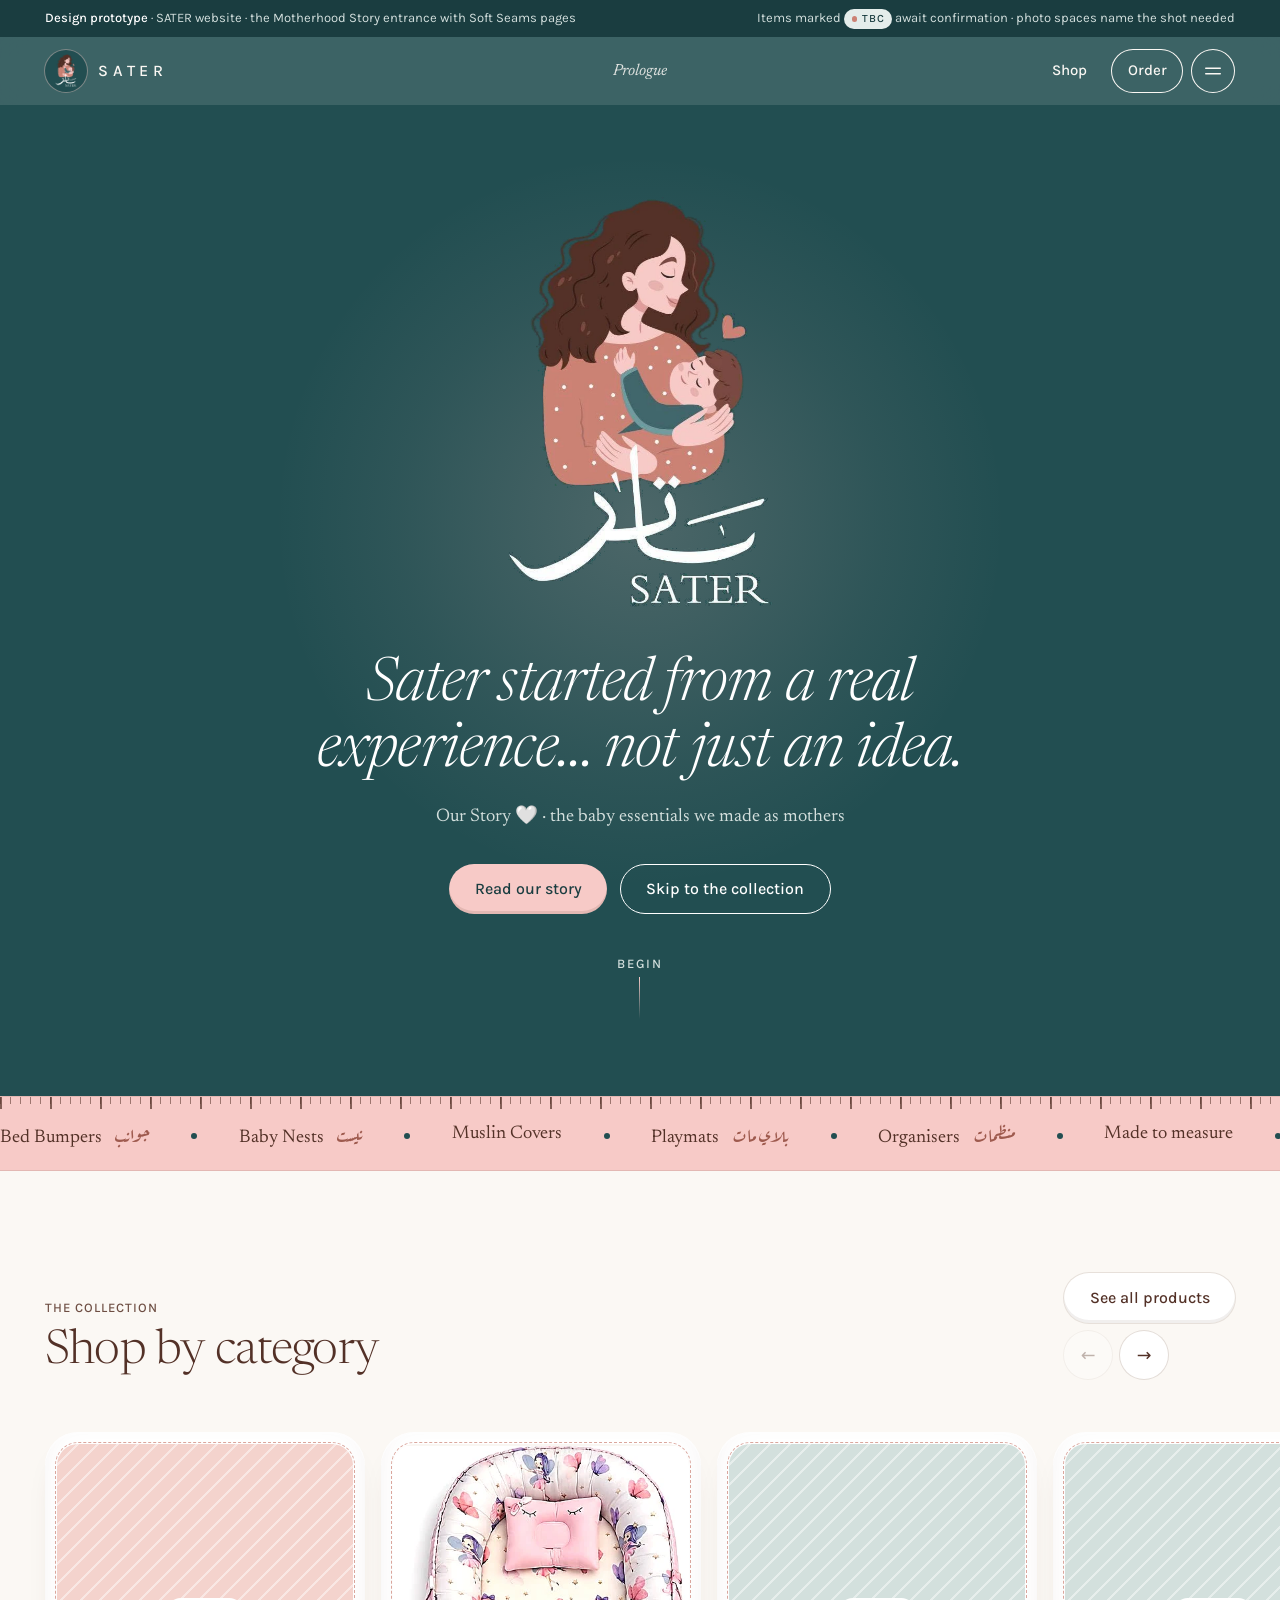
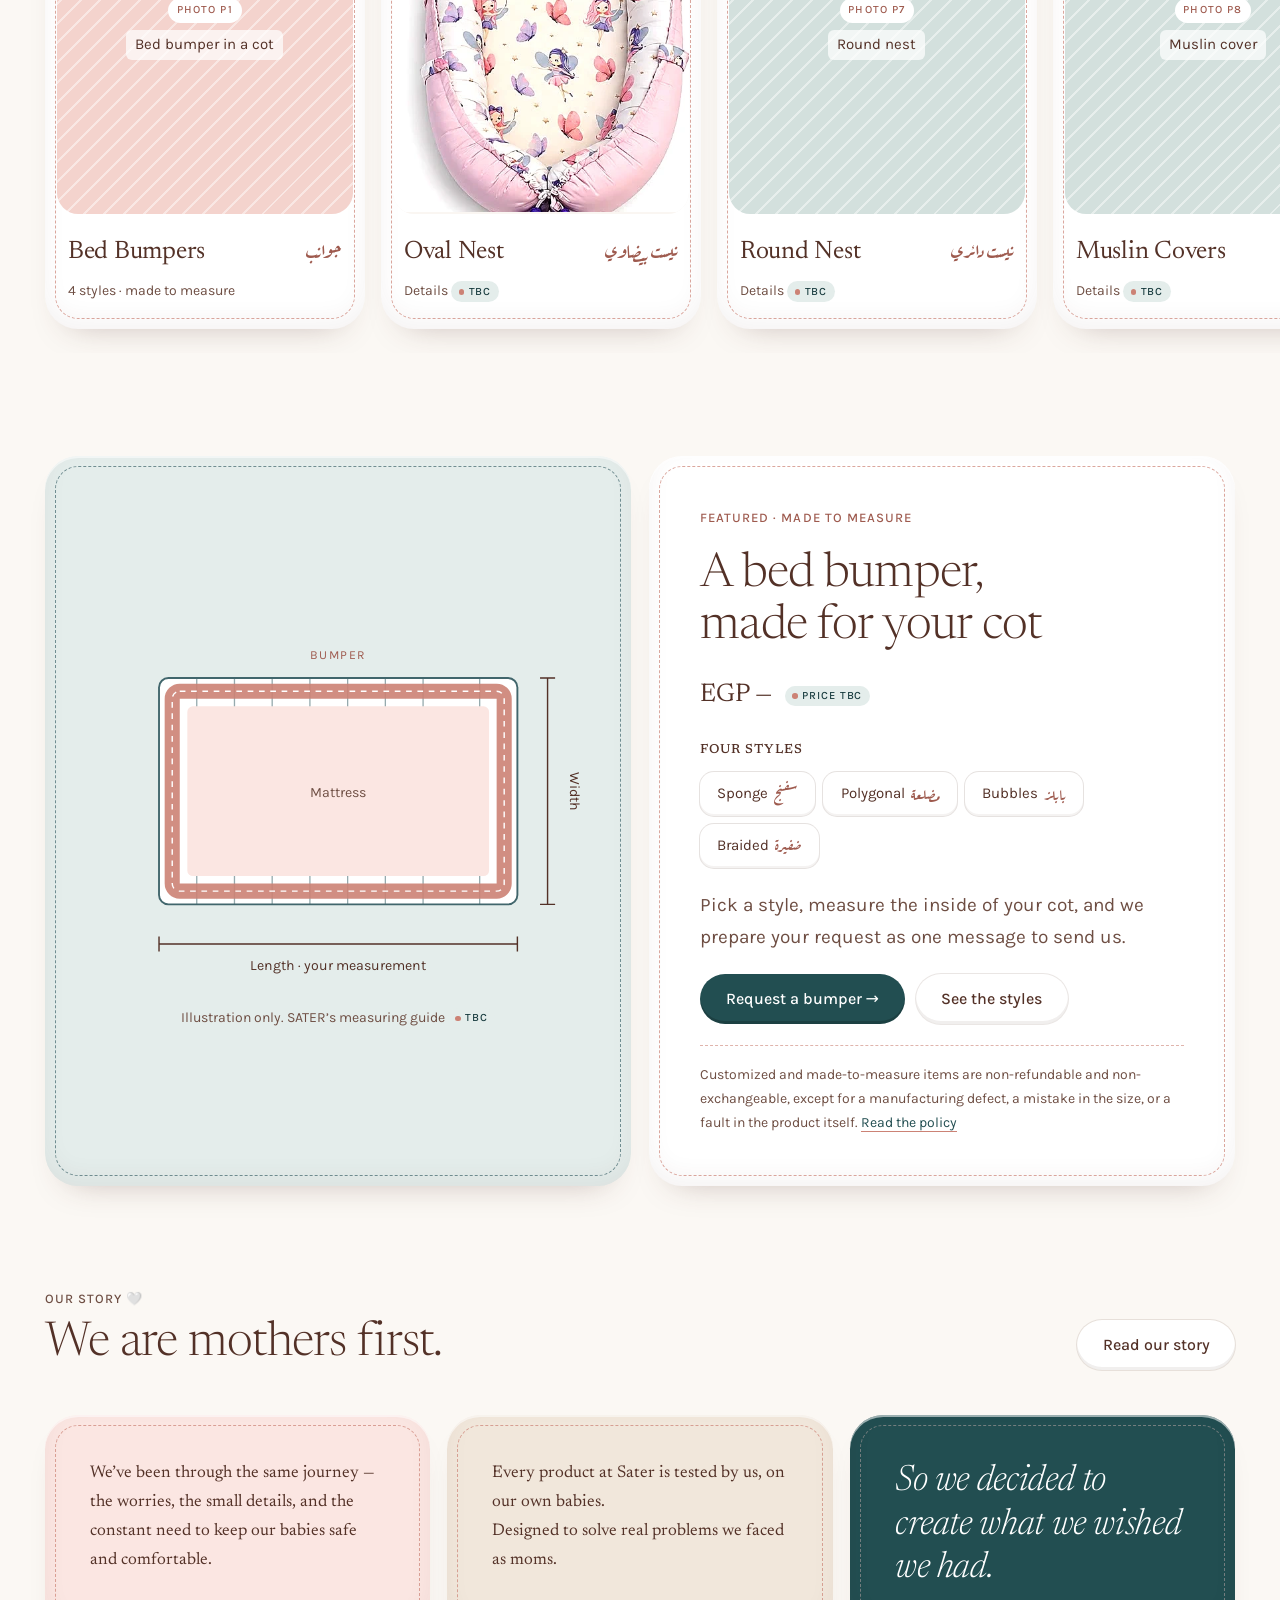
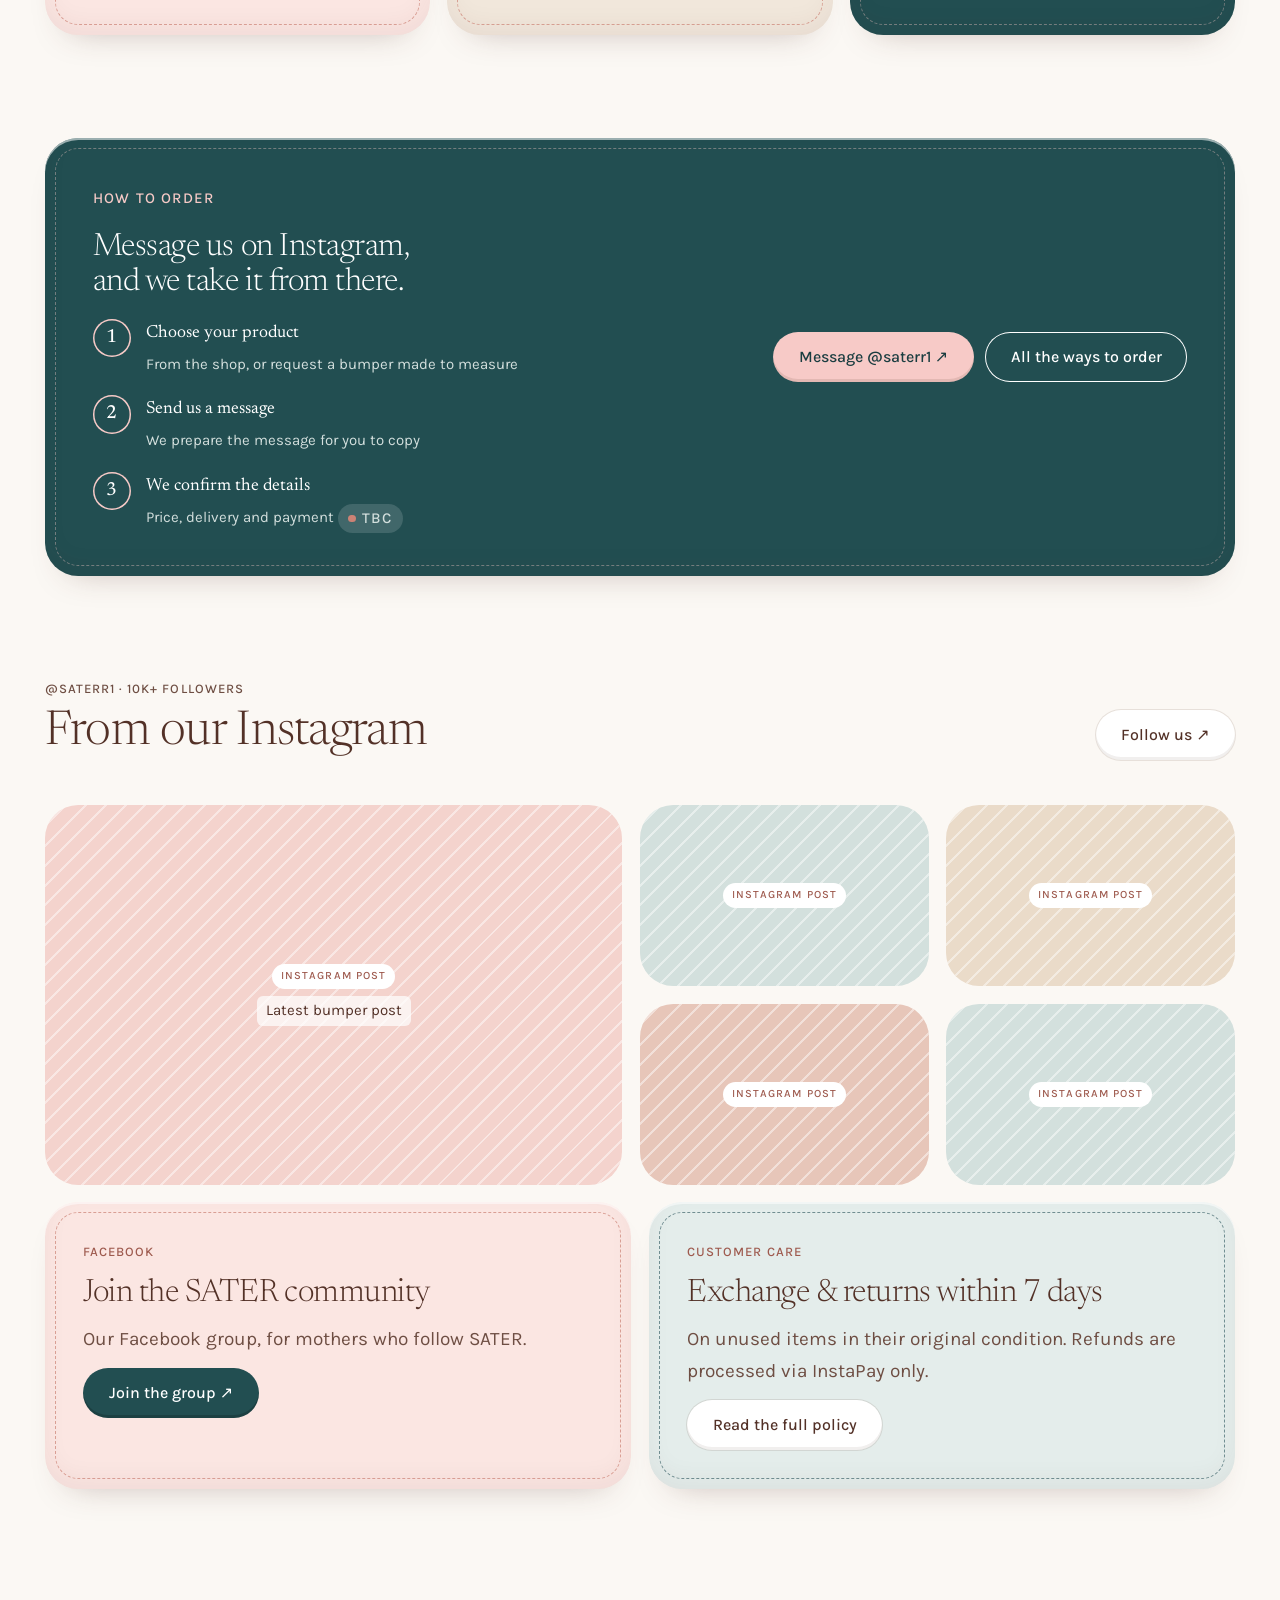
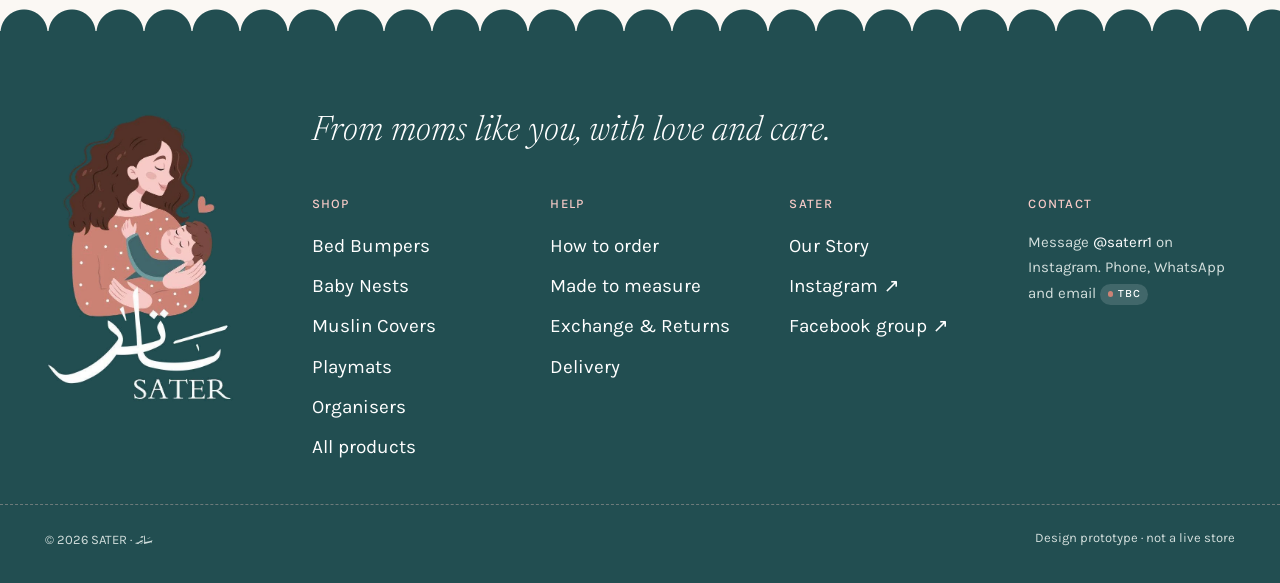
<file: website/index.html>
<!doctype html>
<html lang="en">
<head>
<meta charset="utf-8">
<meta name="viewport" content="width=device-width, initial-scale=1, viewport-fit=cover">
<meta name="robots" content="noindex">
<link rel="icon" type="image/png" href="../favicon.png">
<title>SATER Baby Essentials</title>
<link rel="preconnect" href="https://fonts.googleapis.com">
<link rel="preconnect" href="https://fonts.gstatic.com" crossorigin>
<link rel="stylesheet" href="https://fonts.googleapis.com/css2?family=Newsreader:ital,opsz,wght@0,6..72,300;0,6..72,400;0,6..72,500;1,6..72,300;1,6..72,400&family=Karla:wght@400;500;600&family=Aref+Ruqaa:wght@400;700&display=swap">
<link rel="stylesheet" href="assets/site.css">
</head>
<body>
<a class="skip" href="#main">Skip to content</a>
<div class="ribbon" role="note">
  <div class="wrap">
    <span><strong>Design prototype</strong> · SATER website · the Motherhood Story entrance with Soft Seams pages</span>
    <span class="hide-sm">Items marked <span class="tbc">TBC</span> await confirmation · photo spaces name the shot needed</span>
  </div>
</div>

<header class="site-header" id="top">
  <a class="brand" href="./" aria-label="SATER home"><span class="disc" aria-hidden="true"><img src="assets/logo/badge-160.webp" alt="" width="104" height="160"></span><span class="brand-name">SATER</span></a>
  <span class="chap" id="chap-name" aria-hidden="true">Prologue</span>
  <div class="acts">
    <a class="btn btn-ghost shop" href="shop.html">Shop</a>
    <a class="btn btn-ghost" href="order.html">Order</a>
    <button class="menu-toggle" type="button" aria-expanded="false" aria-controls="drawer" aria-label="Open menu">
      <svg width="20" height="20" viewBox="0 0 22 22" fill="none" stroke="currentColor" stroke-width="1.6" stroke-linecap="round" aria-hidden="true"><path d="M3 8h16M3 14h16"/></svg>
    </button>
  </div>
  <div class="progress" aria-hidden="true"><i></i></div>
  <nav class="drawer" id="drawer" aria-label="Site" hidden>
    <ul><li><a href="./" aria-current="page">Home</a></li><li><a href="shop.html">Shop</a></li><li><a href="made-to-measure.html">Made to measure</a></li><li><a href="story.html">Our Story</a></li><li><a href="order.html">How to order</a></li><li><a href="returns.html">Exchange &amp; Returns</a></li><li><a href="order.html#contact">Contact</a></li></ul>
  </nav>
</header>

<main id="main">
  <!-- ENTRANCE: V5's opening, unchanged in spirit: night teal, a breathing glow, the logo surfacing with a heartbeat -->
  <section class="night entrance" id="prologue" data-name="Prologue" aria-labelledby="h1">
    <div class="glow" aria-hidden="true"></div>
    <div class="logo-anim" data-autoplay tabindex="0" role="img" aria-label="SATER logo: a mother holding her sleeping baby, with the Arabic and English wordmark" title="Play the logo again">
      <img class="l-art" src="assets/logo/art.webp" alt="" width="516" height="792">
      <img class="l-heart" src="assets/logo/heart.webp" alt="" width="516" height="792">
      <img class="l-ar" src="assets/logo/arabic.webp" alt="" width="516" height="792">
      <img class="l-word" src="assets/logo/wordmark.webp" alt="" width="516" height="792">
    </div>
    <div class="wrap">
      <h1 id="h1">Sater started from a real experience… not just an idea.</h1>
      <p class="sub">Our Story 🤍 · the baby essentials we made as mothers</p>
      <div class="acts">
        <a class="btn btn-blush" href="story.html">Read our story</a>
        <a class="btn btn-ghost" href="#collection">Skip to the collection</a>
      </div>
      <a class="cue" href="#collection"><span>Begin</span><i aria-hidden="true"></i></a>
    </div>
  </section>

  <!-- MEASURING TAPE -->
  <div class="tape" aria-hidden="true">
    <div class="tape-track">
      <span class="tape-item">Bed Bumpers <span lang="ar">جوانب</span></span>
      <span class="tape-item">Baby Nests <span lang="ar">نيست</span></span>
      <span class="tape-item">Muslin Covers</span>
      <span class="tape-item">Playmats <span lang="ar">بلاي مات</span></span>
      <span class="tape-item">Organisers <span lang="ar">منظمات</span></span>
      <span class="tape-item">Made to measure</span>
      <span class="tape-item">Bed Bumpers <span lang="ar">جوانب</span></span>
      <span class="tape-item">Baby Nests <span lang="ar">نيست</span></span>
      <span class="tape-item">Muslin Covers</span>
      <span class="tape-item">Playmats <span lang="ar">بلاي مات</span></span>
      <span class="tape-item">Organisers <span lang="ar">منظمات</span></span>
      <span class="tape-item">Made to measure</span>
    </div>
  </div>

  <!-- CATEGORY RAIL -->
  <section class="section" id="collection" data-name="The collection" aria-labelledby="shop-title">
    <div class="wrap">
      <div class="sec-head">
        <div>
          <p class="label">The collection</p>
          <h2 id="shop-title">Shop by category</h2>
        </div>
        <div class="ctas" style="align-items:center">
          <a class="btn btn-soft" href="shop.html">See all products</a>
          <div class="rail-ctrl">
            <button type="button" data-rail="-1" aria-label="Previous categories">←</button>
            <button type="button" data-rail="1" aria-label="Next categories">→</button>
          </div>
        </div>
      </div>
      <div class="rail" id="rail" tabindex="0" role="region" aria-label="Product categories">
        <a class="card panel stitch bg-white" href="product.html#bed-bumper">
          <div class="ph t-blush"><div class="ph-in"><span class="ph-kind">Photo P1</span><span class="ph-what">Bed bumper in a cot</span></div></div>
          <div class="card-body"><div class="card-title"><span class="en">Bed Bumpers</span><span lang="ar">جوانب</span></div><span class="card-meta">4 styles · made to measure</span></div>
        </a>
        <a class="card panel stitch bg-white" href="product.html#oval-nest">
          <img src="products/oval-nest-front.webp?v=3" alt="Oval baby nest" style="aspect-ratio:4/5;width:100%;object-fit:contain;border-radius:calc(var(--r) - 12px);background:#faf6f2">
          <div class="card-body"><div class="card-title"><span class="en">Oval Nest</span><span lang="ar">نيست بيضاوي</span></div><span class="card-meta">Details <span class="tbc">TBC</span></span></div>
        </a>
        <a class="card panel stitch bg-white" href="product.html#round-nest">
          <div class="ph t-muslin"><div class="ph-in"><span class="ph-kind">Photo P7</span><span class="ph-what">Round nest</span></div></div>
          <div class="card-body"><div class="card-title"><span class="en">Round Nest</span><span lang="ar">نيست دائري</span></div><span class="card-meta">Details <span class="tbc">TBC</span></span></div>
        </a>
        <a class="card panel stitch bg-white" href="product.html#muslin-cover">
          <div class="ph t-muslin"><div class="ph-in"><span class="ph-kind">Photo P8</span><span class="ph-what">Muslin cover</span></div></div>
          <div class="card-body"><div class="card-title"><span class="en">Muslin Covers</span></div><span class="card-meta">Details <span class="tbc">TBC</span></span></div>
        </a>
        <a class="card panel stitch bg-white" href="product.html#playmat">
          <div class="ph t-clay"><div class="ph-in"><span class="ph-kind">Photo P9</span><span class="ph-what">Playmat</span></div></div>
          <div class="card-body"><div class="card-title"><span class="en">Playmats</span><span lang="ar">بلاي مات</span></div><span class="card-meta">Details <span class="tbc">TBC</span></span></div>
        </a>
        <a class="card panel stitch bg-white" href="product.html#organiser">
          <div class="ph t-sand"><div class="ph-in"><span class="ph-kind">Photo P10</span><span class="ph-what">Organiser</span></div></div>
          <div class="card-body"><div class="card-title"><span class="en">Organisers</span><span lang="ar">منظمات</span></div><span class="card-meta">Details <span class="tbc">TBC</span></span></div>
        </a>
        <a class="card panel stitch bg-white" href="product.html#bort">
          <div class="ph t-blush"><div class="ph-in"><span class="ph-kind">Photo P11</span><span class="ph-what">Category to confirm</span></div></div>
          <div class="card-body"><div class="card-title"><span class="en" lang="ar">بورط</span></div><span class="card-meta">English name <span class="tbc">TBC</span></span></div>
        </a>
      </div>
    </div>
  </section>

  <!-- FEATURED: MADE TO MEASURE -->
  <section class="section tight" data-name="Made to measure" aria-labelledby="measure-title">
    <div class="wrap mtm">
      <div class="panel stitch bg-muslin mtm-diagram">
        <svg viewBox="0 0 520 400" role="img" aria-labelledby="cot-t">
          <title id="cot-t">Top view of a cot with a bumper around its inside edge, showing the length and width you would measure</title>
          <rect x="70" y="70" width="380" height="240" rx="10" fill="#FFFFFF" stroke="#41666C" stroke-width="2"/>
          <g stroke="#41666C" stroke-width="1.4" opacity=".55">
            <line x1="110" y1="70" x2="110" y2="310"/><line x1="150" y1="70" x2="150" y2="310"/><line x1="190" y1="70" x2="190" y2="310"/><line x1="230" y1="70" x2="230" y2="310"/><line x1="270" y1="70" x2="270" y2="310"/><line x1="310" y1="70" x2="310" y2="310"/><line x1="350" y1="70" x2="350" y2="310"/><line x1="410" y1="70" x2="410" y2="310"/>
          </g>
          <rect x="84" y="84" width="352" height="212" rx="8" fill="none" stroke="#CC8275" stroke-width="16" stroke-linejoin="round" opacity=".9"/>
          <rect x="84" y="84" width="352" height="212" rx="8" fill="none" stroke="#FFFFFF" stroke-width="1.5" stroke-dasharray="6 6"/>
          <rect x="100" y="100" width="320" height="180" rx="6" fill="#FBE6E2"/>
          <g fill="none" stroke="#533127" stroke-width="1.5">
            <path d="M70 352 H450"/><path d="M70 344 v16 M450 344 v16"/>
            <path d="M482 70 V310"/><path d="M474 70 h16 M474 310 h16"/>
          </g>
          <text x="260" y="380" text-anchor="middle" font-family="Karla, sans-serif" font-size="15" fill="#533127">Length · your measurement</text>
          <text x="506" y="190" text-anchor="middle" font-family="Karla, sans-serif" font-size="15" fill="#533127" transform="rotate(90 506 190)">Width</text>
          <text x="260" y="196" text-anchor="middle" font-family="Karla, sans-serif" font-size="15" fill="#6E4E43">Mattress</text>
          <text x="260" y="50" text-anchor="middle" font-family="Karla, sans-serif" font-size="13" fill="#9E5A4E" letter-spacing="1.5">BUMPER</text>
        </svg>
        <p class="cap">Illustration only. SATER’s measuring guide <span class="tbc">TBC</span></p>
      </div>
      <div class="panel stitch bg-white mtm-info">
        <p class="label">Featured · Made to measure</p>
        <h2 id="measure-title">A bed bumper, made for your cot</h2>
        <div class="price-row"><span class="price">EGP —</span><span class="tbc">Price TBC</span></div>
        <fieldset class="opt">
          <legend>Four styles</legend>
          <div class="chips">
            <a class="chip" href="made-to-measure.html#sponge">Sponge <span lang="ar">سفنج</span></a>
            <a class="chip" href="made-to-measure.html#polygonal">Polygonal <span lang="ar">مضلعة</span></a>
            <a class="chip" href="made-to-measure.html#bubbles">Bubbles <span lang="ar">بابلز</span></a>
            <a class="chip" href="made-to-measure.html#braided">Braided <span lang="ar">ضفيرة</span></a>
          </div>
        </fieldset>
        <p class="muted">Pick a style, measure the inside of your cot, and we prepare your request as one message to send us.</p>
        <div class="ctas">
          <a class="btn btn-teal" href="made-to-measure.html">Request a bumper →</a>
          <a class="btn btn-soft" href="product.html#bed-bumper">See the styles</a>
        </div>
        <p class="note-line">Customized and made-to-measure items are non-refundable and non-exchangeable, except for a manufacturing defect, a mistake in the size, or a fault in the product itself. <a class="link" href="returns.html">Read the policy</a></p>
      </div>
    </div>
  </section>

  <!-- STORY TEASER (approved copy, verbatim) -->
  <section class="section tight" data-name="Our Story" aria-labelledby="story-title">
    <div class="wrap">
      <div class="sec-head">
        <div>
          <p class="label">Our Story 🤍</p>
          <h2 id="story-title">We are mothers first.</h2>
        </div>
        <a class="btn btn-soft" href="story.html">Read our story</a>
      </div>
      <div class="story-grid">
        <div class="panel stitch bg-blush">
          <p>We’ve been through the same journey — the worries, the small details, and the constant need to keep our babies safe and comfortable.</p>
        </div>
        <div class="panel stitch bg-sand">
          <p>Every product at Sater is tested by us, on our own babies.<br>Designed to solve real problems we faced as moms.</p>
        </div>
        <div class="panel stitch bg-teal quote on-dark">
          <p>So we decided to create what we wished we had.</p>
        </div>
      </div>
    </div>
  </section>

  <!-- HOW TO ORDER, in three steps -->
  <section class="section tight" data-name="How to order" aria-labelledby="order-title">
    <div class="wrap">
      <div class="panel stitch bg-teal on-dark custom-cta">
        <div style="display:grid;gap:1.2rem;min-width:0">
          <p class="label">How to order</p>
          <h3 id="order-title">Message us on Instagram, and we take it from there.</h3>
          <ol class="steps-list">
            <li><div><b>Choose your product</b><span>From the shop, or request a bumper made to measure</span></div></li>
            <li><div><b>Send us a message</b><span>We prepare the message for you to copy</span></div></li>
            <li><div><b>We confirm the details</b><span>Price, delivery and payment <span class="tbc">TBC</span></span></div></li>
          </ol>
        </div>
        <div class="ctas">
          <a class="btn btn-blush" href="https://ig.me/m/saterr1" target="_blank" rel="noopener">Message @saterr1 ↗</a>
          <a class="btn btn-ghost" href="order.html">All the ways to order</a>
        </div>
      </div>
    </div>
  </section>

  <!-- INSTAGRAM + FACEBOOK -->
  <section class="section tight" data-name="From our Instagram" aria-labelledby="ig-title">
    <div class="wrap">
      <div class="sec-head">
        <div>
          <p class="label">@saterr1 · 10K+ followers</p>
          <h2 id="ig-title">From our Instagram</h2>
        </div>
        <a class="btn btn-soft" href="https://www.instagram.com/saterr1/" target="_blank" rel="noopener">Follow us ↗</a>
      </div>
      <div class="ig">
        <a href="https://www.instagram.com/saterr1/" target="_blank" rel="noopener" aria-label="View on Instagram"><div class="ph t-blush"><div class="ph-in"><span class="ph-kind">Instagram post</span><span class="ph-what">Latest bumper post</span></div></div></a>
        <a href="https://www.instagram.com/saterr1/" target="_blank" rel="noopener" aria-label="View on Instagram"><div class="ph t-muslin"><div class="ph-in"><span class="ph-kind">Instagram post</span></div></div></a>
        <a href="https://www.instagram.com/saterr1/" target="_blank" rel="noopener" aria-label="View on Instagram"><div class="ph t-sand"><div class="ph-in"><span class="ph-kind">Instagram post</span></div></div></a>
        <a href="https://www.instagram.com/saterr1/" target="_blank" rel="noopener" aria-label="View on Instagram"><div class="ph t-clay"><div class="ph-in"><span class="ph-kind">Instagram post</span></div></div></a>
        <a href="https://www.instagram.com/saterr1/" target="_blank" rel="noopener" aria-label="View on Instagram"><div class="ph t-muslin"><div class="ph-in"><span class="ph-kind">Instagram post</span></div></div></a>
      </div>
      <div class="social">
        <div class="panel stitch bg-blush">
          <p class="label">Facebook</p>
          <h3>Join the SATER community</h3>
          <p class="muted">Our Facebook group, for mothers who follow SATER.</p>
          <div class="ctas"><a class="btn btn-teal" href="https://www.facebook.com/share/g/1B5JW78XBk" target="_blank" rel="noopener">Join the group ↗</a></div>
        </div>
        <div class="panel stitch bg-muslin">
          <p class="label">Customer care</p>
          <h3>Exchange &amp; returns within 7 days</h3>
          <p class="muted">On unused items in their original condition. Refunds are processed via InstaPay only.</p>
          <div class="ctas"><a class="btn btn-soft" href="returns.html">Read the full policy</a></div>
        </div>
      </div>
    </div>
  </section>
</main>

<footer class="site-footer on-dark">
  <div class="wrap foot">
    <div class="logo-anim" data-inview role="img" aria-label="SATER logo: a mother holding her sleeping baby, with the Arabic and English wordmark">
      <img class="l-art" src="assets/logo/art.webp" alt="" width="516" height="792" loading="lazy">
      <img class="l-heart" src="assets/logo/heart.webp" alt="" width="516" height="792" loading="lazy">
      <img class="l-ar" src="assets/logo/arabic.webp" alt="" width="516" height="792" loading="lazy">
      <img class="l-word" src="assets/logo/wordmark.webp" alt="" width="516" height="792" loading="lazy">
    </div>
    <div class="foot-main">
      <p class="tag">From moms like you, with love and care.</p>
      <div class="foot-cols">
        <div>
          <h4>Shop</h4>
          <ul><li><a href="product.html#bed-bumper">Bed Bumpers</a></li><li><a href="shop.html#nests">Baby Nests</a></li><li><a href="product.html#muslin-cover">Muslin Covers</a></li><li><a href="product.html#playmat">Playmats</a></li><li><a href="product.html#organiser">Organisers</a></li><li><a href="shop.html">All products</a></li></ul>
        </div>
        <div>
          <h4>Help</h4>
          <ul><li><a href="order.html">How to order</a></li><li><a href="made-to-measure.html">Made to measure</a></li><li><a href="returns.html">Exchange &amp; Returns</a></li><li><a href="order.html#delivery">Delivery</a></li></ul>
        </div>
        <div>
          <h4>SATER</h4>
          <ul><li><a href="story.html">Our Story</a></li><li><a href="https://www.instagram.com/saterr1/" target="_blank" rel="noopener">Instagram ↗</a></li><li><a href="https://www.facebook.com/share/g/1B5JW78XBk" target="_blank" rel="noopener">Facebook group ↗</a></li></ul>
        </div>
        <div>
          <h4>Contact</h4>
          <p>Message <a href="https://ig.me/m/saterr1" target="_blank" rel="noopener">@saterr1</a> on Instagram. Phone, WhatsApp and email <span class="tbc">TBC</span></p>
        </div>
      </div>
    </div>
  </div>
  <div class="wrap foot-base">
    <span>© 2026 SATER · <span lang="ar">سَاتِر</span></span>
    <span>Design prototype · not a live store</span>
  </div>
</footer>

<script src="assets/site.js"></script>

</body>
</html>
</file>
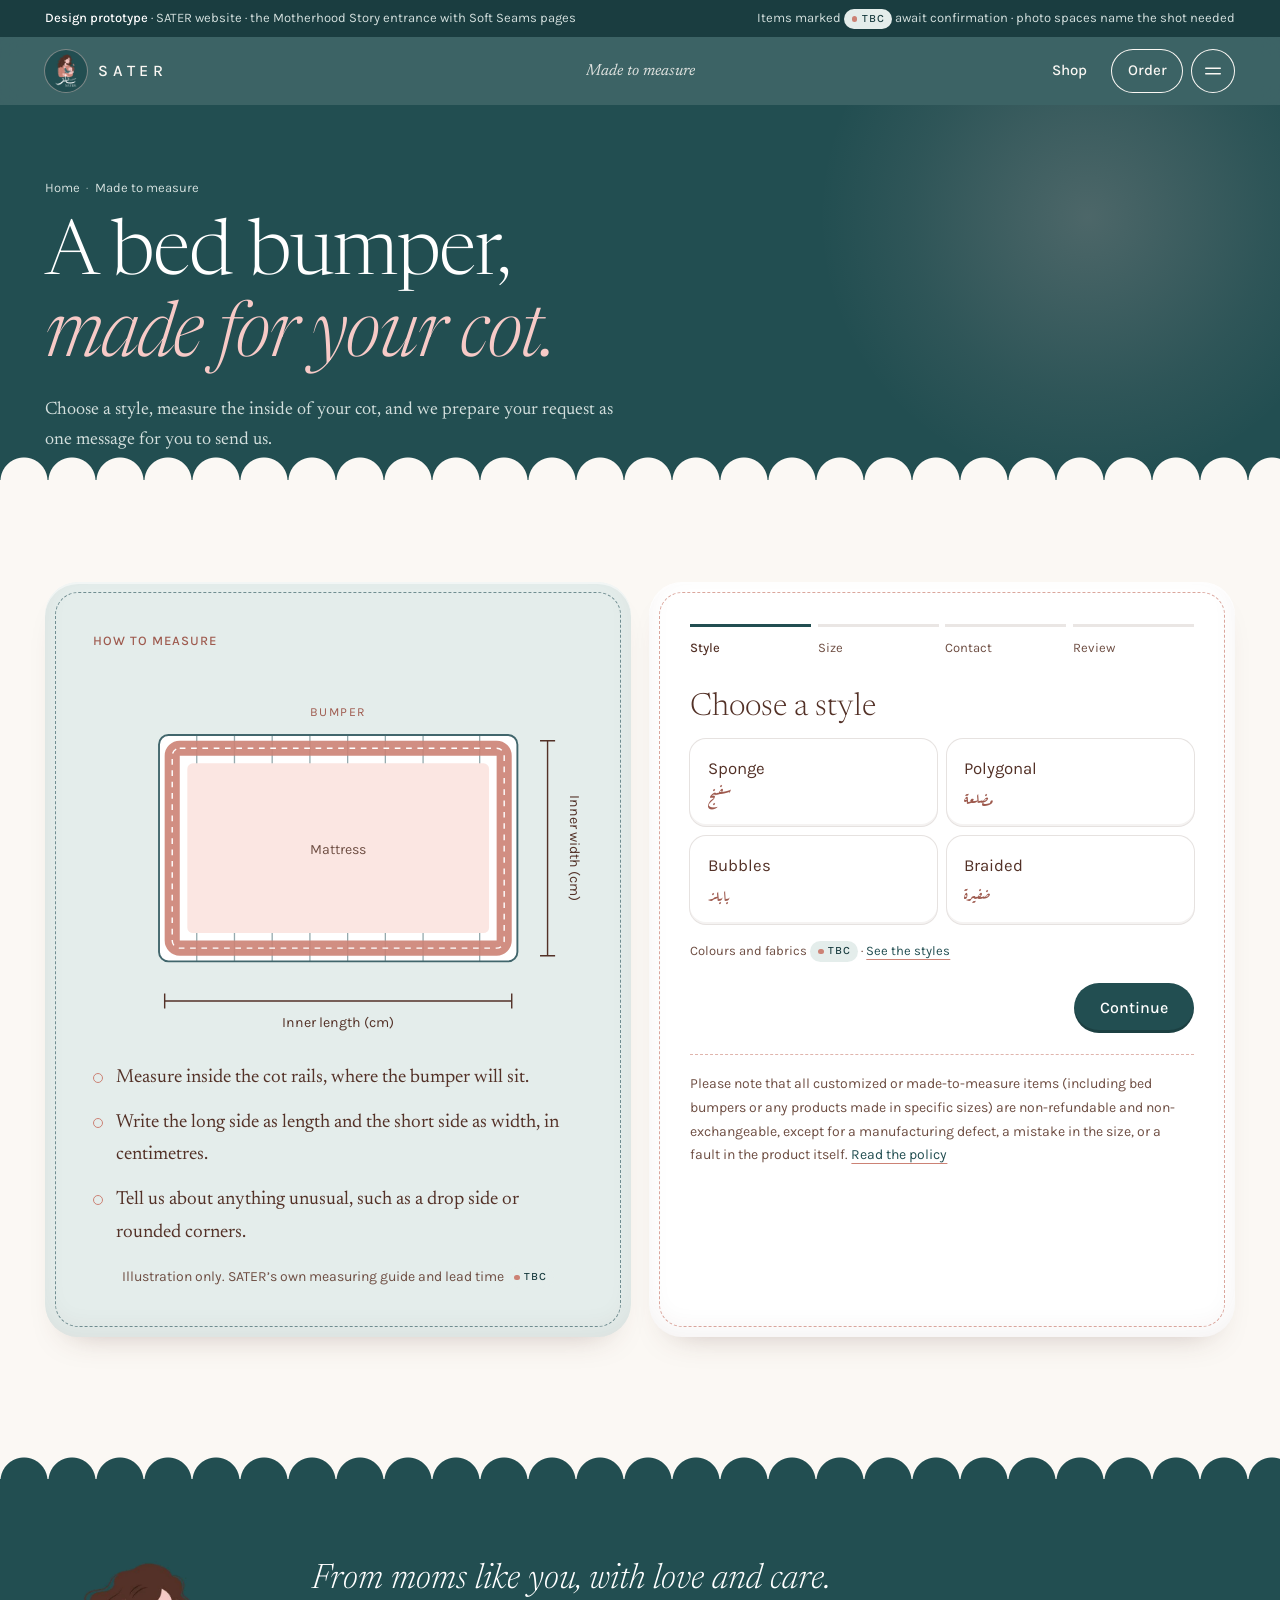
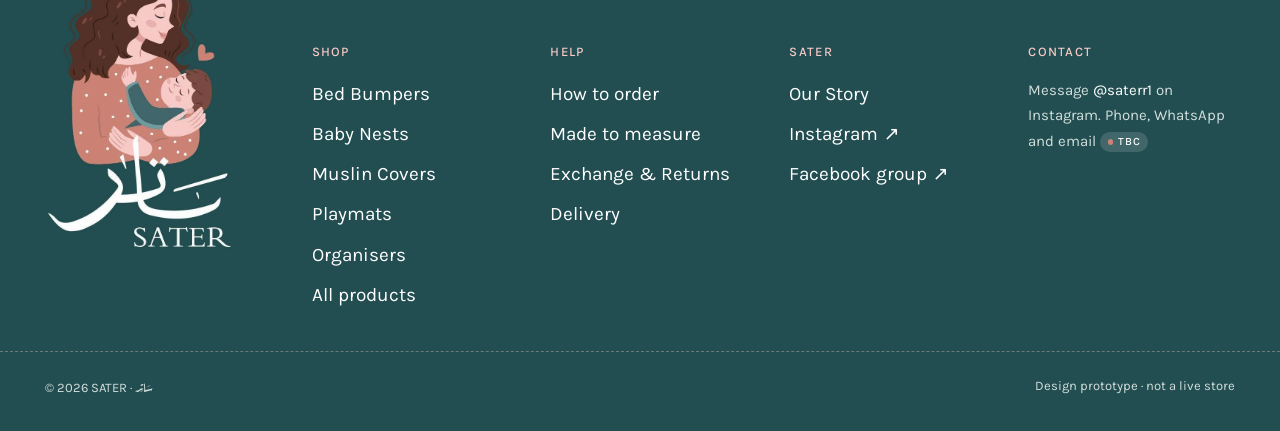
<file: website/made-to-measure.html>
<!doctype html>
<html lang="en">
<head>
<meta charset="utf-8">
<meta name="viewport" content="width=device-width, initial-scale=1, viewport-fit=cover">
<meta name="robots" content="noindex">
<link rel="icon" type="image/png" href="../favicon.png">
<meta name="description" content="Request a SATER bed bumper made to your cot's exact size.">
<title>Made to Measure · SATER</title>
<link rel="preconnect" href="https://fonts.googleapis.com">
<link rel="preconnect" href="https://fonts.gstatic.com" crossorigin>
<link rel="stylesheet" href="https://fonts.googleapis.com/css2?family=Newsreader:ital,opsz,wght@0,6..72,300;0,6..72,400;0,6..72,500;1,6..72,300;1,6..72,400&family=Karla:wght@400;500;600&family=Aref+Ruqaa:wght@400;700&display=swap">
<link rel="stylesheet" href="assets/site.css">
</head>
<body>
<a class="skip" href="#main">Skip to content</a>
<div class="ribbon" role="note">
  <div class="wrap">
    <span><strong>Design prototype</strong> · SATER website · the Motherhood Story entrance with Soft Seams pages</span>
    <span class="hide-sm">Items marked <span class="tbc">TBC</span> await confirmation · photo spaces name the shot needed</span>
  </div>
</div>

<header class="site-header" id="top">
  <a class="brand" href="./" aria-label="SATER home"><span class="disc" aria-hidden="true"><img src="assets/logo/badge-160.webp" alt="" width="104" height="160"></span><span class="brand-name">SATER</span></a>
  <span class="chap" id="chap-name" aria-hidden="true">Made to measure</span>
  <div class="acts">
    <a class="btn btn-ghost shop" href="shop.html">Shop</a>
    <a class="btn btn-ghost" href="order.html">Order</a>
    <button class="menu-toggle" type="button" aria-expanded="false" aria-controls="drawer" aria-label="Open menu">
      <svg width="20" height="20" viewBox="0 0 22 22" fill="none" stroke="currentColor" stroke-width="1.6" stroke-linecap="round" aria-hidden="true"><path d="M3 8h16M3 14h16"/></svg>
    </button>
  </div>
  <div class="progress" aria-hidden="true"><i></i></div>
  <nav class="drawer" id="drawer" aria-label="Site" hidden>
    <ul><li><a href="./">Home</a></li><li><a href="shop.html">Shop</a></li><li><a href="made-to-measure.html" aria-current="page">Made to measure</a></li><li><a href="story.html">Our Story</a></li><li><a href="order.html">How to order</a></li><li><a href="returns.html">Exchange &amp; Returns</a></li><li><a href="order.html#contact">Contact</a></li></ul>
  </nav>
</header>

<main id="main">
  <section class="night seam page-head" aria-labelledby="h1">
    <div class="glow" aria-hidden="true"></div>
    <div class="wrap">
      <ol class="crumbs" aria-label="You are here"><li><a href="./">Home</a></li><li aria-current="page">Made to measure</li></ol>
      <h1 id="h1">A bed bumper, <em>made for your cot.</em></h1>
      <p class="lede">Choose a style, measure the inside of your cot, and we prepare your request as one message for you to send us.</p>
    </div>
  </section>

  <section class="section" aria-label="Request a bumper">
    <div class="wrap mtm">
      <div class="panel stitch bg-muslin mtm-diagram" style="align-content:start">
        <p class="label">How to measure</p>
        <svg viewBox="0 0 520 400" role="img" aria-labelledby="cot-t">
          <title id="cot-t">Top view of a cot with a bumper around its inside edge, showing the inner length and width to measure</title>
          <rect x="70" y="70" width="380" height="240" rx="10" fill="#FFFFFF" stroke="#41666C" stroke-width="2"/>
          <g stroke="#41666C" stroke-width="1.4" opacity=".55">
            <line x1="110" y1="70" x2="110" y2="310"/><line x1="150" y1="70" x2="150" y2="310"/><line x1="190" y1="70" x2="190" y2="310"/><line x1="230" y1="70" x2="230" y2="310"/><line x1="270" y1="70" x2="270" y2="310"/><line x1="310" y1="70" x2="310" y2="310"/><line x1="350" y1="70" x2="350" y2="310"/><line x1="410" y1="70" x2="410" y2="310"/>
          </g>
          <rect x="84" y="84" width="352" height="212" rx="8" fill="none" stroke="#CC8275" stroke-width="16" stroke-linejoin="round" opacity=".9"/>
          <rect x="84" y="84" width="352" height="212" rx="8" fill="none" stroke="#FFFFFF" stroke-width="1.5" stroke-dasharray="6 6"/>
          <rect x="100" y="100" width="320" height="180" rx="6" fill="#FBE6E2"/>
          <g fill="none" stroke="#533127" stroke-width="1.5">
            <path d="M76 352 H444"/><path d="M76 344 v16 M444 344 v16"/>
            <path d="M482 76 V304"/><path d="M474 76 h16 M474 304 h16"/>
          </g>
          <text x="260" y="380" text-anchor="middle" font-family="Karla, sans-serif" font-size="15" fill="#533127">Inner length (cm)</text>
          <text x="506" y="190" text-anchor="middle" font-family="Karla, sans-serif" font-size="15" fill="#533127" transform="rotate(90 506 190)">Inner width (cm)</text>
          <text x="260" y="196" text-anchor="middle" font-family="Karla, sans-serif" font-size="15" fill="#6E4E43">Mattress</text>
          <text x="260" y="50" text-anchor="middle" font-family="Karla, sans-serif" font-size="13" fill="#9E5A4E" letter-spacing="1.5">BUMPER</text>
        </svg>
        <ul class="guide-list" style="--blush:var(--terracotta)">
          <li><span>Measure inside the cot rails, where the bumper will sit.</span></li>
          <li><span>Write the long side as length and the short side as width, in centimetres.</span></li>
          <li><span>Tell us about anything unusual, such as a drop side or rounded corners.</span></li>
        </ul>
        <p class="cap">Illustration only. SATER’s own measuring guide and lead time <span class="tbc">TBC</span></p>
      </div>

      <form class="panel stitch bg-white req" id="req" novalidate aria-label="Bumper request">
        <ol class="progress-steps" aria-label="Request progress"><li class="now">Style</li><li>Size</li><li>Contact</li><li>Review</li></ol>
        <p class="sr" aria-live="polite" id="step-status">Step 1 of 4: style</p>

        <fieldset data-step="1">
          <legend>Choose a style</legend>
          <div class="radios">
            <div class="radio"><input type="radio" name="style" id="s-sponge" value="Sponge" data-id="sponge"><label for="s-sponge"><b>Sponge</b><span lang="ar">سفنج</span></label></div>
            <div class="radio"><input type="radio" name="style" id="s-poly" value="Polygonal" data-id="polygonal"><label for="s-poly"><b>Polygonal</b><span lang="ar">مضلعة</span></label></div>
            <div class="radio"><input type="radio" name="style" id="s-bub" value="Bubbles" data-id="bubbles"><label for="s-bub"><b>Bubbles</b><span lang="ar">بابلز</span></label></div>
            <div class="radio"><input type="radio" name="style" id="s-braid" value="Braided" data-id="braided"><label for="s-braid"><b>Braided</b><span lang="ar">ضفيرة</span></label></div>
          </div>
          <p class="err" id="err-style" role="alert"></p>
          <p class="hint">Colours and fabrics <span class="tbc">TBC</span> · <a class="link" href="product.html#bed-bumper">See the styles</a></p>
        </fieldset>

        <fieldset data-step="2" hidden>
          <legend>Your cot’s inner size</legend>
          <div class="row2">
            <div class="field"><label for="len">Inner length</label><div class="unit"><input id="len" name="length" inputmode="decimal" autocomplete="off" placeholder="e.g. 120" aria-describedby="err-len"></div><p class="err" id="err-len"></p></div>
            <div class="field"><label for="wid">Inner width</label><div class="unit"><input id="wid" name="width" inputmode="decimal" autocomplete="off" placeholder="e.g. 60" aria-describedby="err-wid"></div><p class="err" id="err-wid"></p></div>
          </div>
          <div class="field"><label for="notes">Anything else? <span class="muted">(optional)</span></label><textarea id="notes" name="notes" maxlength="500" placeholder="For example: the cot has a drop side"></textarea></div>
        </fieldset>

        <fieldset data-step="3" hidden>
          <legend>How can we reach you?</legend>
          <div class="field"><label for="name">Your name</label><input id="name" name="name" autocomplete="name" aria-describedby="err-name"><p class="err" id="err-name"></p></div>
          <div class="field"><label for="contact">Phone number or Instagram username</label><input id="contact" name="contact" autocomplete="tel" aria-describedby="hint-contact err-contact"><p class="hint" id="hint-contact">For example 01X XXXX XXXX or @yourname</p><p class="err" id="err-contact"></p></div>
        </fieldset>

        <fieldset data-step="4" hidden>
          <legend>Review your request</legend>
          <dl class="summary" id="summary"></dl>
          <div class="field"><label for="req-msg">Your message to SATER</label><textarea class="msg" id="req-msg" readonly></textarea></div>
          <p class="hint">Nothing is sent from this page. Copy the message and send it to <a class="link" href="https://ig.me/m/saterr1" target="_blank" rel="noopener">@saterr1 on Instagram</a>. The final ordering channel is <span class="tbc">TBC</span></p>
          <p class="status" id="req-status" role="status"></p>
        </fieldset>

        <div class="req-nav">
          <button class="btn btn-soft" type="button" id="req-back" hidden>Back</button>
          <button class="btn btn-teal" type="button" id="req-next" style="margin-inline-start:auto">Continue</button>
          <button class="btn btn-teal" type="button" id="req-copy" hidden style="margin-inline-start:auto">Copy message</button>
          <a class="btn btn-soft" id="req-ig" href="https://ig.me/m/saterr1" target="_blank" rel="noopener" hidden>Open Instagram ↗</a>
        </div>
        <p class="note-line">Please note that all customized or made-to-measure items (including bed bumpers or any products made in specific sizes) are non-refundable and non-exchangeable, except for a manufacturing defect, a mistake in the size, or a fault in the product itself. <a class="link" href="returns.html">Read the policy</a></p>
      </form>
    </div>
  </section>
</main>

<footer class="site-footer on-dark">
  <div class="wrap foot">
    <div class="logo-anim" data-inview role="img" aria-label="SATER logo: a mother holding her sleeping baby, with the Arabic and English wordmark">
      <img class="l-art" src="assets/logo/art.webp" alt="" width="516" height="792" loading="lazy">
      <img class="l-heart" src="assets/logo/heart.webp" alt="" width="516" height="792" loading="lazy">
      <img class="l-ar" src="assets/logo/arabic.webp" alt="" width="516" height="792" loading="lazy">
      <img class="l-word" src="assets/logo/wordmark.webp" alt="" width="516" height="792" loading="lazy">
    </div>
    <div class="foot-main">
      <p class="tag">From moms like you, with love and care.</p>
      <div class="foot-cols">
        <div>
          <h4>Shop</h4>
          <ul><li><a href="product.html#bed-bumper">Bed Bumpers</a></li><li><a href="shop.html#nests">Baby Nests</a></li><li><a href="product.html#muslin-cover">Muslin Covers</a></li><li><a href="product.html#playmat">Playmats</a></li><li><a href="product.html#organiser">Organisers</a></li><li><a href="shop.html">All products</a></li></ul>
        </div>
        <div>
          <h4>Help</h4>
          <ul><li><a href="order.html">How to order</a></li><li><a href="made-to-measure.html">Made to measure</a></li><li><a href="returns.html">Exchange &amp; Returns</a></li><li><a href="order.html#delivery">Delivery</a></li></ul>
        </div>
        <div>
          <h4>SATER</h4>
          <ul><li><a href="story.html">Our Story</a></li><li><a href="https://www.instagram.com/saterr1/" target="_blank" rel="noopener">Instagram ↗</a></li><li><a href="https://www.facebook.com/share/g/1B5JW78XBk" target="_blank" rel="noopener">Facebook group ↗</a></li></ul>
        </div>
        <div>
          <h4>Contact</h4>
          <p>Message <a href="https://ig.me/m/saterr1" target="_blank" rel="noopener">@saterr1</a> on Instagram. Phone, WhatsApp and email <span class="tbc">TBC</span></p>
        </div>
      </div>
    </div>
  </div>
  <div class="wrap foot-base">
    <span>© 2026 SATER · <span lang="ar">سَاتِر</span></span>
    <span>Design prototype · not a live store</span>
  </div>
</footer>

<script src="assets/site.js"></script>
</body>
</html>
</file>
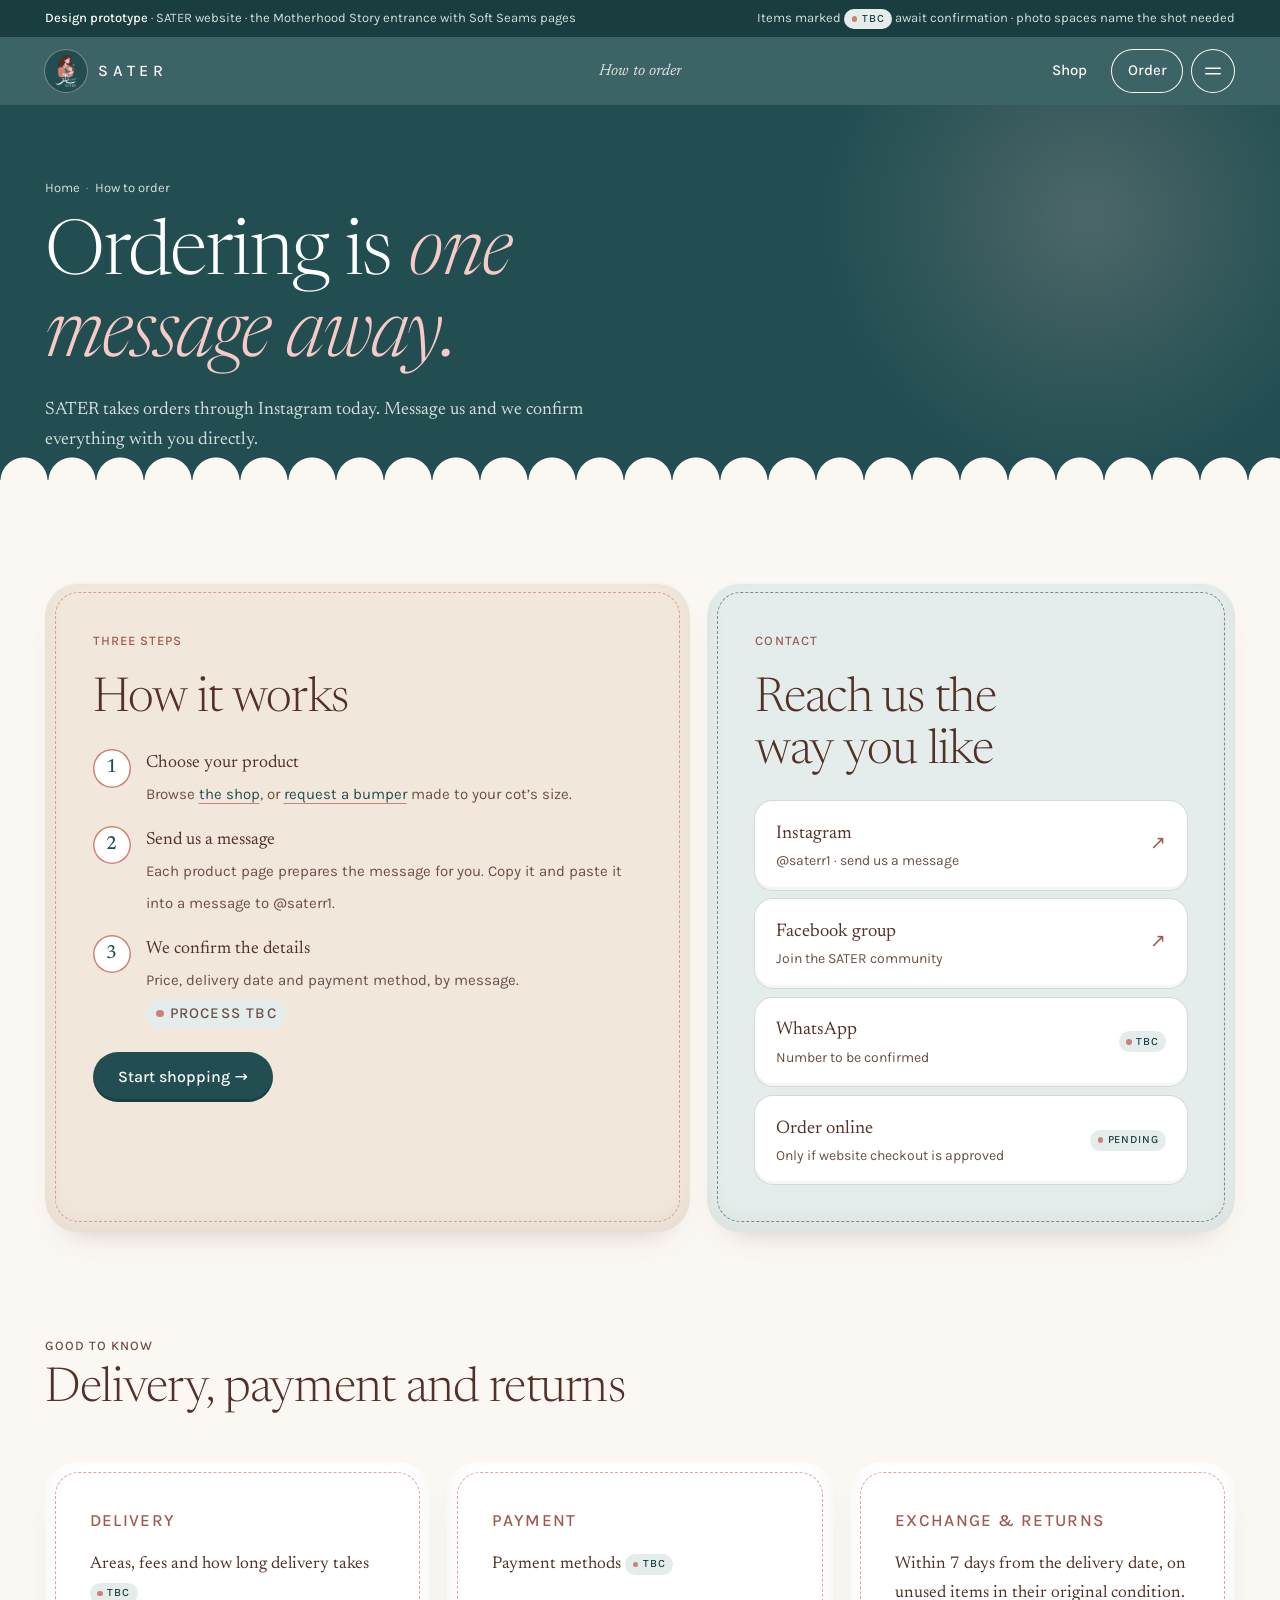
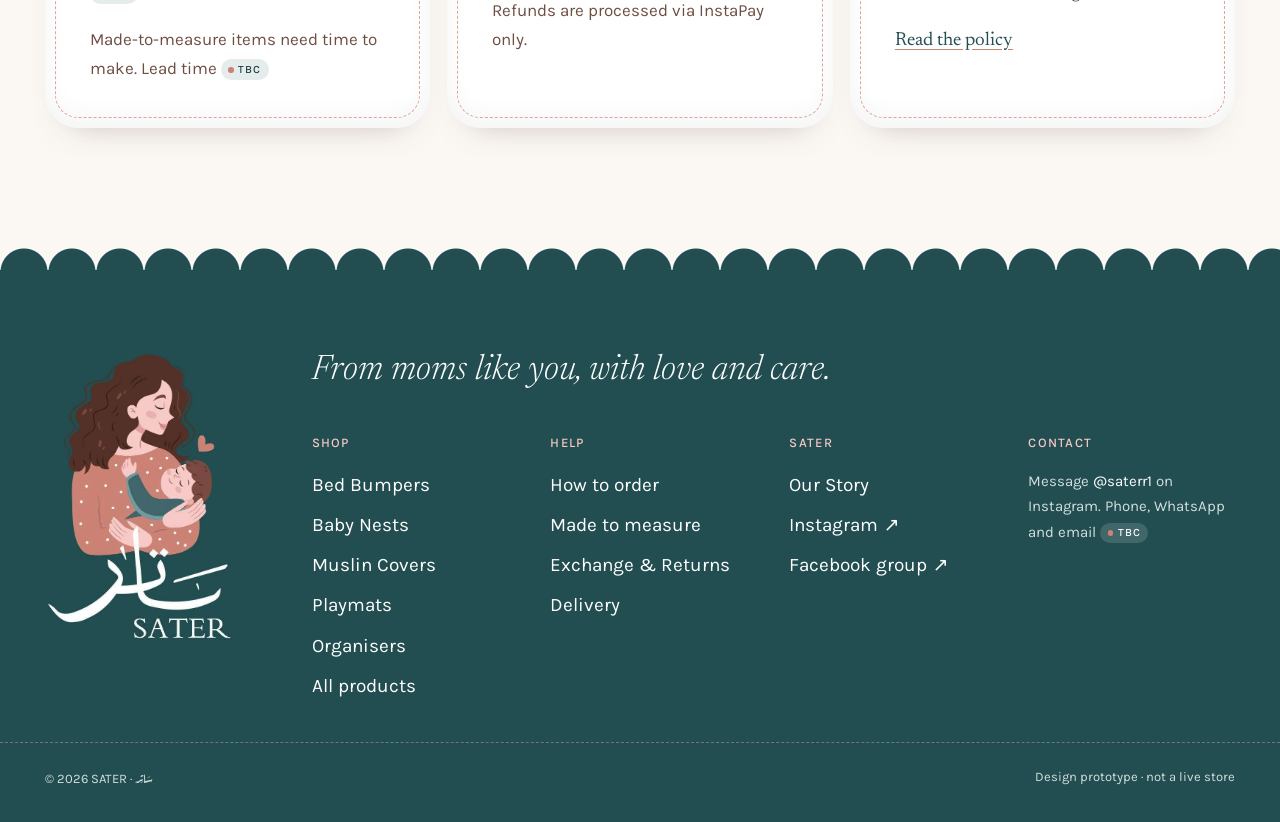
<file: website/order.html>
<!doctype html>
<html lang="en">
<head>
<meta charset="utf-8">
<meta name="viewport" content="width=device-width, initial-scale=1, viewport-fit=cover">
<meta name="robots" content="noindex">
<link rel="icon" type="image/png" href="../favicon.png">
<meta name="description" content="How to order from SATER and where to reach us.">
<title>How to Order · SATER</title>
<link rel="preconnect" href="https://fonts.googleapis.com">
<link rel="preconnect" href="https://fonts.gstatic.com" crossorigin>
<link rel="stylesheet" href="https://fonts.googleapis.com/css2?family=Newsreader:ital,opsz,wght@0,6..72,300;0,6..72,400;0,6..72,500;1,6..72,300;1,6..72,400&family=Karla:wght@400;500;600&family=Aref+Ruqaa:wght@400;700&display=swap">
<link rel="stylesheet" href="assets/site.css">
</head>
<body>
<a class="skip" href="#main">Skip to content</a>
<div class="ribbon" role="note">
  <div class="wrap">
    <span><strong>Design prototype</strong> · SATER website · the Motherhood Story entrance with Soft Seams pages</span>
    <span class="hide-sm">Items marked <span class="tbc">TBC</span> await confirmation · photo spaces name the shot needed</span>
  </div>
</div>

<header class="site-header" id="top">
  <a class="brand" href="./" aria-label="SATER home"><span class="disc" aria-hidden="true"><img src="assets/logo/badge-160.webp" alt="" width="104" height="160"></span><span class="brand-name">SATER</span></a>
  <span class="chap" id="chap-name" aria-hidden="true">How to order</span>
  <div class="acts">
    <a class="btn btn-ghost shop" href="shop.html">Shop</a>
    <a class="btn btn-ghost" href="order.html">Order</a>
    <button class="menu-toggle" type="button" aria-expanded="false" aria-controls="drawer" aria-label="Open menu">
      <svg width="20" height="20" viewBox="0 0 22 22" fill="none" stroke="currentColor" stroke-width="1.6" stroke-linecap="round" aria-hidden="true"><path d="M3 8h16M3 14h16"/></svg>
    </button>
  </div>
  <div class="progress" aria-hidden="true"><i></i></div>
  <nav class="drawer" id="drawer" aria-label="Site" hidden>
    <ul><li><a href="./">Home</a></li><li><a href="shop.html">Shop</a></li><li><a href="made-to-measure.html">Made to measure</a></li><li><a href="story.html">Our Story</a></li><li><a href="order.html" aria-current="page">How to order</a></li><li><a href="returns.html">Exchange &amp; Returns</a></li><li><a href="order.html#contact">Contact</a></li></ul>
  </nav>
</header>

<main id="main">
  <section class="night seam page-head" aria-labelledby="h1">
    <div class="glow" aria-hidden="true"></div>
    <div class="wrap">
      <ol class="crumbs" aria-label="You are here"><li><a href="./">Home</a></li><li aria-current="page">How to order</li></ol>
      <h1 id="h1">Ordering is <em>one message away.</em></h1>
      <p class="lede">SATER takes orders through Instagram today. Message us and we confirm everything with you directly.</p>
    </div>
  </section>

  <section class="section" aria-labelledby="steps-title">
    <div class="wrap order-grid">
      <div class="panel stitch bg-sand order-panel">
        <p class="label">Three steps</p>
        <h2 id="steps-title">How it works</h2>
        <ol class="steps-list">
          <li><div><b>Choose your product</b><span>Browse <a class="link" href="shop.html">the shop</a>, or <a class="link" href="made-to-measure.html">request a bumper</a> made to your cot’s size.</span></div></li>
          <li><div><b>Send us a message</b><span>Each product page prepares the message for you. Copy it and paste it into a message to @saterr1.</span></div></li>
          <li><div><b>We confirm the details</b><span>Price, delivery date and payment method, by message. <span class="tbc">Process TBC</span></span></div></li>
        </ol>
        <div class="ctas"><a class="btn btn-teal" href="shop.html">Start shopping →</a></div>
      </div>

      <div class="panel stitch bg-muslin order-panel" id="contact">
        <p class="label">Contact</p>
        <h2>Reach us the way you like</h2>
        <div class="channels">
          <a class="channel" href="https://ig.me/m/saterr1" target="_blank" rel="noopener"><span><span class="name">Instagram</span><span class="detail">@saterr1 · send us a message</span></span><span class="go" aria-hidden="true">↗</span></a>
          <a class="channel" href="https://www.facebook.com/share/g/1B5JW78XBk" target="_blank" rel="noopener"><span><span class="name">Facebook group</span><span class="detail">Join the SATER community</span></span><span class="go" aria-hidden="true">↗</span></a>
          <div class="channel"><span><span class="name">WhatsApp</span><span class="detail">Number to be confirmed</span></span><span class="tbc">TBC</span></div>
          <div class="channel"><span><span class="name">Order online</span><span class="detail">Only if website checkout is approved</span></span><span class="tbc">Pending</span></div>
        </div>
      </div>
    </div>
  </section>

  <section class="section tight" aria-labelledby="delivery">
    <div class="wrap">
      <div class="sec-head"><div><p class="label">Good to know</p><h2 id="delivery">Delivery, payment and returns</h2></div></div>
      <div class="story-grid">
        <div class="panel stitch bg-white">
          <p class="label">Delivery</p>
          <p>Areas, fees and how long delivery takes <span class="tbc">TBC</span></p>
          <p class="muted">Made-to-measure items need time to make. Lead time <span class="tbc">TBC</span></p>
        </div>
        <div class="panel stitch bg-white">
          <p class="label">Payment</p>
          <p>Payment methods <span class="tbc">TBC</span></p>
          <p class="muted">Refunds are processed via InstaPay only.</p>
        </div>
        <div class="panel stitch bg-white">
          <p class="label">Exchange &amp; returns</p>
          <p>Within 7 days from the delivery date, on unused items in their original condition.</p>
          <a class="link" href="returns.html">Read the policy</a>
        </div>
      </div>
    </div>
  </section>
</main>

<footer class="site-footer on-dark">
  <div class="wrap foot">
    <div class="logo-anim" data-inview role="img" aria-label="SATER logo: a mother holding her sleeping baby, with the Arabic and English wordmark">
      <img class="l-art" src="assets/logo/art.webp" alt="" width="516" height="792" loading="lazy">
      <img class="l-heart" src="assets/logo/heart.webp" alt="" width="516" height="792" loading="lazy">
      <img class="l-ar" src="assets/logo/arabic.webp" alt="" width="516" height="792" loading="lazy">
      <img class="l-word" src="assets/logo/wordmark.webp" alt="" width="516" height="792" loading="lazy">
    </div>
    <div class="foot-main">
      <p class="tag">From moms like you, with love and care.</p>
      <div class="foot-cols">
        <div>
          <h4>Shop</h4>
          <ul><li><a href="product.html#bed-bumper">Bed Bumpers</a></li><li><a href="shop.html#nests">Baby Nests</a></li><li><a href="product.html#muslin-cover">Muslin Covers</a></li><li><a href="product.html#playmat">Playmats</a></li><li><a href="product.html#organiser">Organisers</a></li><li><a href="shop.html">All products</a></li></ul>
        </div>
        <div>
          <h4>Help</h4>
          <ul><li><a href="order.html">How to order</a></li><li><a href="made-to-measure.html">Made to measure</a></li><li><a href="returns.html">Exchange &amp; Returns</a></li><li><a href="order.html#delivery">Delivery</a></li></ul>
        </div>
        <div>
          <h4>SATER</h4>
          <ul><li><a href="story.html">Our Story</a></li><li><a href="https://www.instagram.com/saterr1/" target="_blank" rel="noopener">Instagram ↗</a></li><li><a href="https://www.facebook.com/share/g/1B5JW78XBk" target="_blank" rel="noopener">Facebook group ↗</a></li></ul>
        </div>
        <div>
          <h4>Contact</h4>
          <p>Message <a href="https://ig.me/m/saterr1" target="_blank" rel="noopener">@saterr1</a> on Instagram. Phone, WhatsApp and email <span class="tbc">TBC</span></p>
        </div>
      </div>
    </div>
  </div>
  <div class="wrap foot-base">
    <span>© 2026 SATER · <span lang="ar">سَاتِر</span></span>
    <span>Design prototype · not a live store</span>
  </div>
</footer>

<script src="assets/site.js"></script>
</body>
</html>
</file>
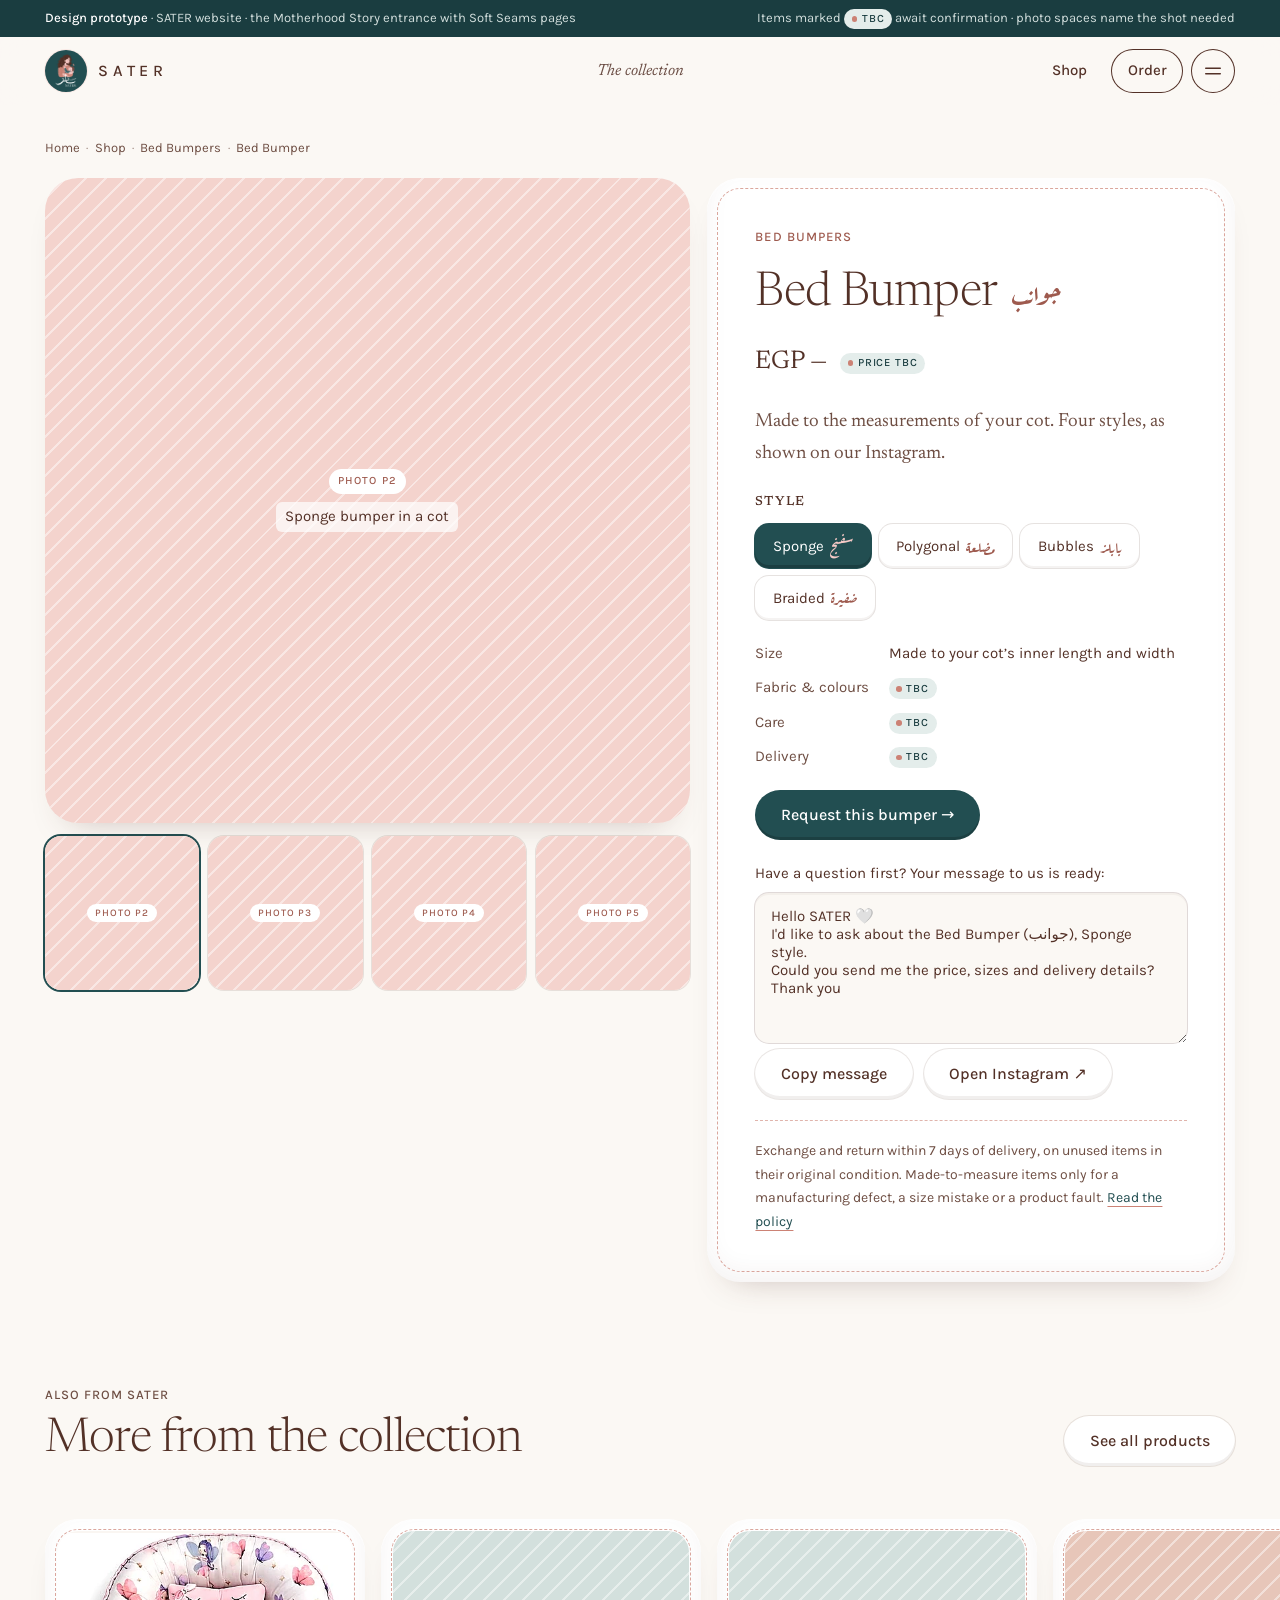
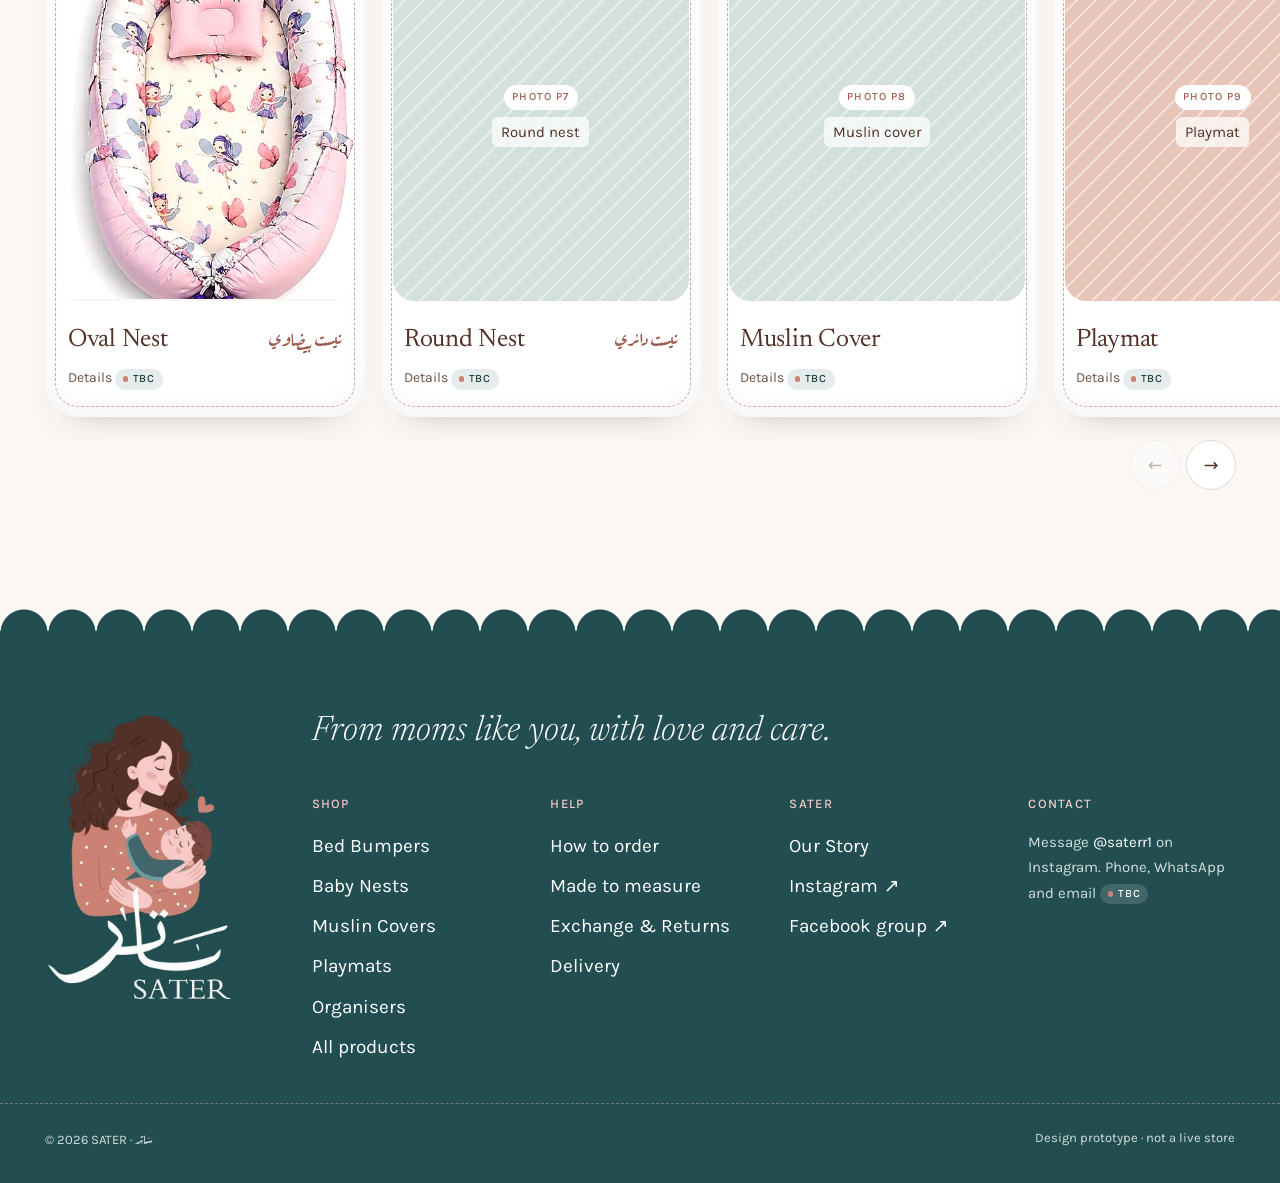
<file: website/product.html>
<!doctype html>
<html lang="en">
<head>
<meta charset="utf-8">
<meta name="viewport" content="width=device-width, initial-scale=1, viewport-fit=cover">
<meta name="robots" content="noindex">
<link rel="icon" type="image/png" href="../favicon.png">
<meta name="description" content="A SATER product: photos, styles and how to order it.">
<title>Bed Bumper · SATER</title>
<link rel="preconnect" href="https://fonts.googleapis.com">
<link rel="preconnect" href="https://fonts.gstatic.com" crossorigin>
<link rel="stylesheet" href="https://fonts.googleapis.com/css2?family=Newsreader:ital,opsz,wght@0,6..72,300;0,6..72,400;0,6..72,500;1,6..72,300;1,6..72,400&family=Karla:wght@400;500;600&family=Aref+Ruqaa:wght@400;700&display=swap">
<link rel="stylesheet" href="assets/site.css">
</head>
<body>
<a class="skip" href="#main">Skip to content</a>
<div class="ribbon" role="note">
  <div class="wrap">
    <span><strong>Design prototype</strong> · SATER website · the Motherhood Story entrance with Soft Seams pages</span>
    <span class="hide-sm">Items marked <span class="tbc">TBC</span> await confirmation · photo spaces name the shot needed</span>
  </div>
</div>

<header class="site-header" id="top">
  <a class="brand" href="./" aria-label="SATER home"><span class="disc" aria-hidden="true"><img src="assets/logo/badge-160.webp" alt="" width="104" height="160"></span><span class="brand-name">SATER</span></a>
  <span class="chap" id="chap-name" aria-hidden="true">The collection</span>
  <div class="acts">
    <a class="btn btn-ghost shop" href="shop.html">Shop</a>
    <a class="btn btn-ghost" href="order.html">Order</a>
    <button class="menu-toggle" type="button" aria-expanded="false" aria-controls="drawer" aria-label="Open menu">
      <svg width="20" height="20" viewBox="0 0 22 22" fill="none" stroke="currentColor" stroke-width="1.6" stroke-linecap="round" aria-hidden="true"><path d="M3 8h16M3 14h16"/></svg>
    </button>
  </div>
  <div class="progress" aria-hidden="true"><i></i></div>
  <nav class="drawer" id="drawer" aria-label="Site" hidden>
    <ul><li><a href="./">Home</a></li><li><a href="shop.html" aria-current="page">Shop</a></li><li><a href="made-to-measure.html">Made to measure</a></li><li><a href="story.html">Our Story</a></li><li><a href="order.html">How to order</a></li><li><a href="returns.html">Exchange &amp; Returns</a></li><li><a href="order.html#contact">Contact</a></li></ul>
  </nav>
</header>

<main id="main">
  <section class="section" style="padding-top:clamp(1.2rem,3vw,2rem)" aria-labelledby="pd-title">
    <div class="wrap">
      <ol class="crumbs" aria-label="You are here" style="color:var(--brown-muted);margin-bottom:1.2rem"><li><a href="./">Home</a></li><li><a href="shop.html">Shop</a></li><li id="pd-crumb-cat"><a href="shop.html#bumpers">Bed Bumpers</a></li><li aria-current="page" id="pd-crumb-name">Bed Bumper</li></ol>

      <div class="pd" id="pd" data-id="bed-bumper">
        <div class="gallery">
          <div class="main panel" id="pd-main"><div class="ph t-blush"><div class="ph-in"><span class="ph-kind">Photo P2</span><span class="ph-what">Sponge bumper in a cot</span></div></div></div>
          <div class="thumbs" id="pd-thumbs" role="group" aria-label="Photos"></div>
        </div>

        <div class="panel stitch bg-white pd-info">
          <p class="label" id="pd-cat">Bed Bumpers</p>
          <h1 id="pd-title"><span>Bed Bumper</span><span lang="ar">جوانب</span></h1>
          <div class="price-row"><span class="price">EGP —</span><span class="tbc">Price TBC</span></div>
          <p class="desc" id="pd-desc">Made to the measurements of your cot. Four styles, as shown on our Instagram.</p>

          <fieldset class="opt" id="pd-styles">
            <legend>Style</legend>
            <div class="chips" id="pd-style-chips" data-single role="group" aria-label="Style">
              <button type="button" class="chip" aria-pressed="true" data-style="Sponge" data-i="0">Sponge <span lang="ar">سفنج</span></button>
              <button type="button" class="chip" aria-pressed="false" data-style="Polygonal" data-i="1">Polygonal <span lang="ar">مضلعة</span></button>
              <button type="button" class="chip" aria-pressed="false" data-style="Bubbles" data-i="2">Bubbles <span lang="ar">بابلز</span></button>
              <button type="button" class="chip" aria-pressed="false" data-style="Braided" data-i="3">Braided <span lang="ar">ضفيرة</span></button>
            </div>
          </fieldset>

          <dl class="spec">
            <dt>Size</dt><dd id="pd-mtm">Made to your cot’s inner length and width</dd>
            <dt>Fabric &amp; colours</dt><dd><span class="tbc">TBC</span></dd>
            <dt>Care</dt><dd><span class="tbc">TBC</span></dd>
            <dt>Delivery</dt><dd><span class="tbc">TBC</span></dd>
          </dl>

          <div class="ctas">
            <a class="btn btn-teal" id="pd-request" href="made-to-measure.html#sponge">Request this bumper →</a>
          </div>

          <div class="field" id="pd-ask-wrap">
            <label for="pd-msg" id="pd-ask">Ask us about it on Instagram. Your message is ready:</label>
            <textarea class="msg" id="pd-msg" readonly style="min-height:150px"></textarea>
            <div class="ctas">
              <button class="btn btn-soft" type="button" id="pd-copy">Copy message</button>
              <a class="btn btn-soft" href="https://ig.me/m/saterr1" target="_blank" rel="noopener">Open Instagram ↗</a>
            </div>
            <p class="status" id="pd-status" role="status"></p>
          </div>

          <p class="note-line">Exchange and return within 7 days of delivery, on unused items in their original condition. Made-to-measure items only for a manufacturing defect, a size mistake or a product fault. <a class="link" href="returns.html">Read the policy</a></p>
        </div>
      </div>
    </div>
  </section>

  <section class="section tight related" aria-labelledby="rel-title">
    <div class="wrap">
      <div class="sec-head">
        <div><p class="label">Also from SATER</p><h2 id="rel-title">More from the collection</h2></div>
        <a class="btn btn-soft" href="shop.html">See all products</a>
      </div>
      <div class="rail" id="rail" tabindex="0" role="region" aria-label="More products">
        <a class="card panel stitch bg-white" data-id="bed-bumper" href="#bed-bumper" hidden>
          <div class="ph t-blush"><div class="ph-in"><span class="ph-kind">Photo P1</span><span class="ph-what">Bed bumper</span></div></div>
          <div class="card-body"><div class="card-title"><span class="en">Bed Bumper</span><span lang="ar">جوانب</span></div><span class="card-meta">4 styles · made to measure</span></div>
        </a>
        <a class="card panel stitch bg-white" data-id="oval-nest" href="#oval-nest">
          <img src="products/oval-nest-front.webp?v=3" alt="Oval baby nest" style="aspect-ratio:4/5;width:100%;object-fit:contain;border-radius:calc(var(--r) - 12px);background:#faf6f2">
          <div class="card-body"><div class="card-title"><span class="en">Oval Nest</span><span lang="ar">نيست بيضاوي</span></div><span class="card-meta">Details <span class="tbc">TBC</span></span></div>
        </a>
        <a class="card panel stitch bg-white" data-id="round-nest" href="#round-nest">
          <div class="ph t-muslin"><div class="ph-in"><span class="ph-kind">Photo P7</span><span class="ph-what">Round nest</span></div></div>
          <div class="card-body"><div class="card-title"><span class="en">Round Nest</span><span lang="ar">نيست دائري</span></div><span class="card-meta">Details <span class="tbc">TBC</span></span></div>
        </a>
        <a class="card panel stitch bg-white" data-id="muslin-cover" href="#muslin-cover">
          <div class="ph t-muslin"><div class="ph-in"><span class="ph-kind">Photo P8</span><span class="ph-what">Muslin cover</span></div></div>
          <div class="card-body"><div class="card-title"><span class="en">Muslin Cover</span></div><span class="card-meta">Details <span class="tbc">TBC</span></span></div>
        </a>
        <a class="card panel stitch bg-white" data-id="playmat" href="#playmat">
          <div class="ph t-clay"><div class="ph-in"><span class="ph-kind">Photo P9</span><span class="ph-what">Playmat</span></div></div>
          <div class="card-body"><div class="card-title"><span class="en">Playmat</span><span lang="ar">بلاي مات</span></div><span class="card-meta">Details <span class="tbc">TBC</span></span></div>
        </a>
        <a class="card panel stitch bg-white" data-id="organiser" href="#organiser">
          <div class="ph t-sand"><div class="ph-in"><span class="ph-kind">Photo P10</span><span class="ph-what">Organiser</span></div></div>
          <div class="card-body"><div class="card-title"><span class="en">Organiser</span><span lang="ar">منظمات</span></div><span class="card-meta">Details <span class="tbc">TBC</span></span></div>
        </a>
        <a class="card panel stitch bg-white" data-id="bort" href="#bort">
          <div class="ph t-blush"><div class="ph-in"><span class="ph-kind">Photo P11</span><span class="ph-what">Product to confirm</span></div></div>
          <div class="card-body"><div class="card-title"><span class="en" lang="ar">بورط</span></div><span class="card-meta">English name <span class="tbc">TBC</span></span></div>
        </a>
      </div>
      <div class="rail-ctrl" style="justify-content:flex-end">
        <button type="button" data-rail="-1" aria-label="Previous products">←</button>
        <button type="button" data-rail="1" aria-label="Next products">→</button>
      </div>
    </div>
  </section>
</main>

<footer class="site-footer on-dark">
  <div class="wrap foot">
    <div class="logo-anim" data-inview role="img" aria-label="SATER logo: a mother holding her sleeping baby, with the Arabic and English wordmark">
      <img class="l-art" src="assets/logo/art.webp" alt="" width="516" height="792" loading="lazy">
      <img class="l-heart" src="assets/logo/heart.webp" alt="" width="516" height="792" loading="lazy">
      <img class="l-ar" src="assets/logo/arabic.webp" alt="" width="516" height="792" loading="lazy">
      <img class="l-word" src="assets/logo/wordmark.webp" alt="" width="516" height="792" loading="lazy">
    </div>
    <div class="foot-main">
      <p class="tag">From moms like you, with love and care.</p>
      <div class="foot-cols">
        <div>
          <h4>Shop</h4>
          <ul><li><a href="product.html#bed-bumper">Bed Bumpers</a></li><li><a href="shop.html#nests">Baby Nests</a></li><li><a href="product.html#muslin-cover">Muslin Covers</a></li><li><a href="product.html#playmat">Playmats</a></li><li><a href="product.html#organiser">Organisers</a></li><li><a href="shop.html">All products</a></li></ul>
        </div>
        <div>
          <h4>Help</h4>
          <ul><li><a href="order.html">How to order</a></li><li><a href="made-to-measure.html">Made to measure</a></li><li><a href="returns.html">Exchange &amp; Returns</a></li><li><a href="order.html#delivery">Delivery</a></li></ul>
        </div>
        <div>
          <h4>SATER</h4>
          <ul><li><a href="story.html">Our Story</a></li><li><a href="https://www.instagram.com/saterr1/" target="_blank" rel="noopener">Instagram ↗</a></li><li><a href="https://www.facebook.com/share/g/1B5JW78XBk" target="_blank" rel="noopener">Facebook group ↗</a></li></ul>
        </div>
        <div>
          <h4>Contact</h4>
          <p>Message <a href="https://ig.me/m/saterr1" target="_blank" rel="noopener">@saterr1</a> on Instagram. Phone, WhatsApp and email <span class="tbc">TBC</span></p>
        </div>
      </div>
    </div>
  </div>
  <div class="wrap foot-base">
    <span>© 2026 SATER · <span lang="ar">سَاتِر</span></span>
    <span>Design prototype · not a live store</span>
  </div>
</footer>

<script src="assets/site.js"></script>
</body>
</html>
</file>
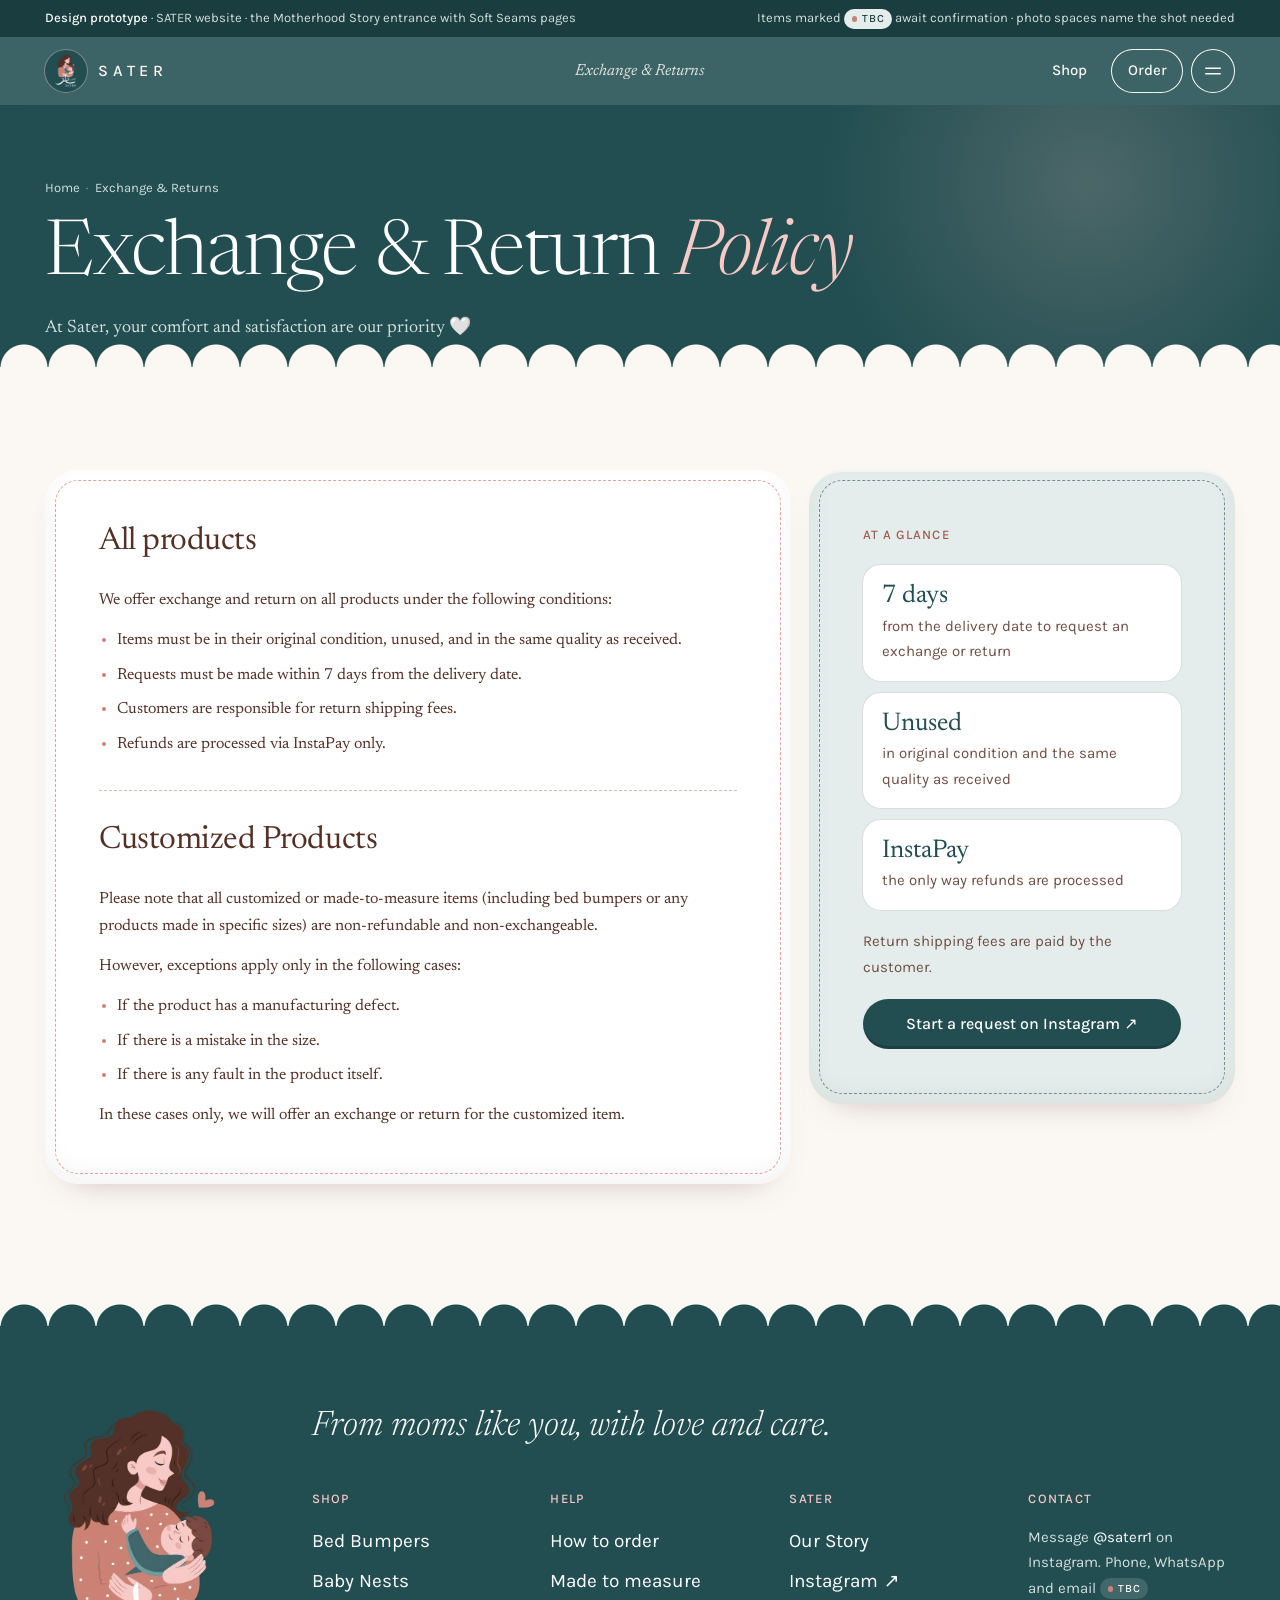
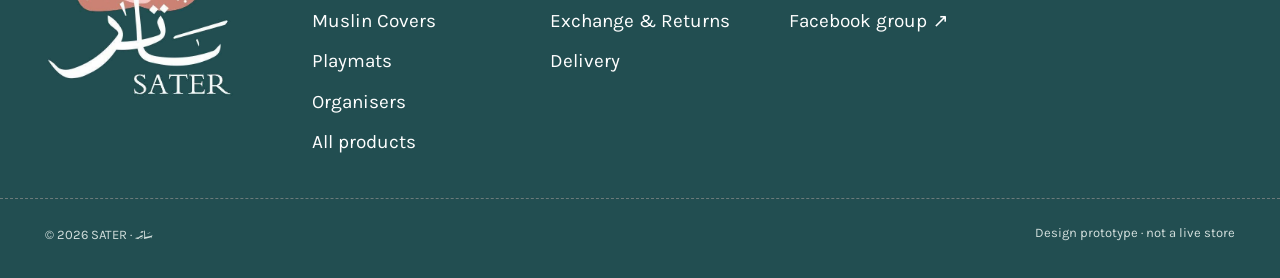
<file: website/returns.html>
<!doctype html>
<html lang="en">
<head>
<meta charset="utf-8">
<meta name="viewport" content="width=device-width, initial-scale=1, viewport-fit=cover">
<meta name="robots" content="noindex">
<link rel="icon" type="image/png" href="../favicon.png">
<meta name="description" content="SATER's exchange and return policy.">
<title>Exchange & Returns · SATER</title>
<link rel="preconnect" href="https://fonts.googleapis.com">
<link rel="preconnect" href="https://fonts.gstatic.com" crossorigin>
<link rel="stylesheet" href="https://fonts.googleapis.com/css2?family=Newsreader:ital,opsz,wght@0,6..72,300;0,6..72,400;0,6..72,500;1,6..72,300;1,6..72,400&family=Karla:wght@400;500;600&family=Aref+Ruqaa:wght@400;700&display=swap">
<link rel="stylesheet" href="assets/site.css">
</head>
<body>
<a class="skip" href="#main">Skip to content</a>
<div class="ribbon" role="note">
  <div class="wrap">
    <span><strong>Design prototype</strong> · SATER website · the Motherhood Story entrance with Soft Seams pages</span>
    <span class="hide-sm">Items marked <span class="tbc">TBC</span> await confirmation · photo spaces name the shot needed</span>
  </div>
</div>

<header class="site-header" id="top">
  <a class="brand" href="./" aria-label="SATER home"><span class="disc" aria-hidden="true"><img src="assets/logo/badge-160.webp" alt="" width="104" height="160"></span><span class="brand-name">SATER</span></a>
  <span class="chap" id="chap-name" aria-hidden="true">Exchange &amp; Returns</span>
  <div class="acts">
    <a class="btn btn-ghost shop" href="shop.html">Shop</a>
    <a class="btn btn-ghost" href="order.html">Order</a>
    <button class="menu-toggle" type="button" aria-expanded="false" aria-controls="drawer" aria-label="Open menu">
      <svg width="20" height="20" viewBox="0 0 22 22" fill="none" stroke="currentColor" stroke-width="1.6" stroke-linecap="round" aria-hidden="true"><path d="M3 8h16M3 14h16"/></svg>
    </button>
  </div>
  <div class="progress" aria-hidden="true"><i></i></div>
  <nav class="drawer" id="drawer" aria-label="Site" hidden>
    <ul><li><a href="./">Home</a></li><li><a href="shop.html">Shop</a></li><li><a href="made-to-measure.html">Made to measure</a></li><li><a href="story.html">Our Story</a></li><li><a href="order.html">How to order</a></li><li><a href="returns.html" aria-current="page">Exchange &amp; Returns</a></li><li><a href="order.html#contact">Contact</a></li></ul>
  </nav>
</header>

<main id="main">
  <section class="night seam page-head" aria-labelledby="h1">
    <div class="glow" aria-hidden="true"></div>
    <div class="wrap">
      <ol class="crumbs" aria-label="You are here"><li><a href="./">Home</a></li><li aria-current="page">Exchange &amp; Returns</li></ol>
      <h1 id="h1">Exchange &amp; Return <em>Policy</em></h1>
      <p class="lede">At Sater, your comfort and satisfaction are our priority 🤍</p>
    </div>
  </section>

  <!-- Approved policy copy, verbatim -->
  <section class="section" aria-label="Policy">
    <div class="wrap policy-doc" id="returns">
      <article class="panel stitch bg-white">
        <div class="block">
          <h2>All products</h2>
          <div class="pol">
            <p>We offer exchange and return on all products under the following conditions:</p>
            <ul>
              <li>Items must be in their original condition, unused, and in the same quality as received.</li>
              <li>Requests must be made within 7 days from the delivery date.</li>
              <li>Customers are responsible for return shipping fees.</li>
              <li>Refunds are processed via InstaPay only.</li>
            </ul>
          </div>
        </div>
        <div class="block" id="customized">
          <h2>Customized Products</h2>
          <div class="pol">
            <p>Please note that all customized or made-to-measure items (including bed bumpers or any products made in specific sizes) are non-refundable and non-exchangeable.</p>
            <p>However, exceptions apply only in the following cases:</p>
            <ul>
              <li>If the product has a manufacturing defect.</li>
              <li>If there is a mistake in the size.</li>
              <li>If there is any fault in the product itself.</li>
            </ul>
            <p>In these cases only, we will offer an exchange or return for the customized item.</p>
          </div>
        </div>
      </article>

      <aside class="panel stitch bg-muslin" aria-label="At a glance" style="display:grid;gap:1.2rem">
        <p class="label">At a glance</p>
        <div class="facts">
          <div class="fact"><b>7 days</b><span>from the delivery date to request an exchange or return</span></div>
          <div class="fact"><b>Unused</b><span>in original condition and the same quality as received</span></div>
          <div class="fact"><b>InstaPay</b><span>the only way refunds are processed</span></div>
        </div>
        <p class="muted" style="font-size:.9375rem">Return shipping fees are paid by the customer.</p>
        <a class="btn btn-teal" href="https://ig.me/m/saterr1" target="_blank" rel="noopener">Start a request on Instagram ↗</a>
      </aside>
    </div>
  </section>
</main>

<footer class="site-footer on-dark">
  <div class="wrap foot">
    <div class="logo-anim" data-inview role="img" aria-label="SATER logo: a mother holding her sleeping baby, with the Arabic and English wordmark">
      <img class="l-art" src="assets/logo/art.webp" alt="" width="516" height="792" loading="lazy">
      <img class="l-heart" src="assets/logo/heart.webp" alt="" width="516" height="792" loading="lazy">
      <img class="l-ar" src="assets/logo/arabic.webp" alt="" width="516" height="792" loading="lazy">
      <img class="l-word" src="assets/logo/wordmark.webp" alt="" width="516" height="792" loading="lazy">
    </div>
    <div class="foot-main">
      <p class="tag">From moms like you, with love and care.</p>
      <div class="foot-cols">
        <div>
          <h4>Shop</h4>
          <ul><li><a href="product.html#bed-bumper">Bed Bumpers</a></li><li><a href="shop.html#nests">Baby Nests</a></li><li><a href="product.html#muslin-cover">Muslin Covers</a></li><li><a href="product.html#playmat">Playmats</a></li><li><a href="product.html#organiser">Organisers</a></li><li><a href="shop.html">All products</a></li></ul>
        </div>
        <div>
          <h4>Help</h4>
          <ul><li><a href="order.html">How to order</a></li><li><a href="made-to-measure.html">Made to measure</a></li><li><a href="returns.html">Exchange &amp; Returns</a></li><li><a href="order.html#delivery">Delivery</a></li></ul>
        </div>
        <div>
          <h4>SATER</h4>
          <ul><li><a href="story.html">Our Story</a></li><li><a href="https://www.instagram.com/saterr1/" target="_blank" rel="noopener">Instagram ↗</a></li><li><a href="https://www.facebook.com/share/g/1B5JW78XBk" target="_blank" rel="noopener">Facebook group ↗</a></li></ul>
        </div>
        <div>
          <h4>Contact</h4>
          <p>Message <a href="https://ig.me/m/saterr1" target="_blank" rel="noopener">@saterr1</a> on Instagram. Phone, WhatsApp and email <span class="tbc">TBC</span></p>
        </div>
      </div>
    </div>
  </div>
  <div class="wrap foot-base">
    <span>© 2026 SATER · <span lang="ar">سَاتِر</span></span>
    <span>Design prototype · not a live store</span>
  </div>
</footer>

<script src="assets/site.js"></script>
</body>
</html>
</file>
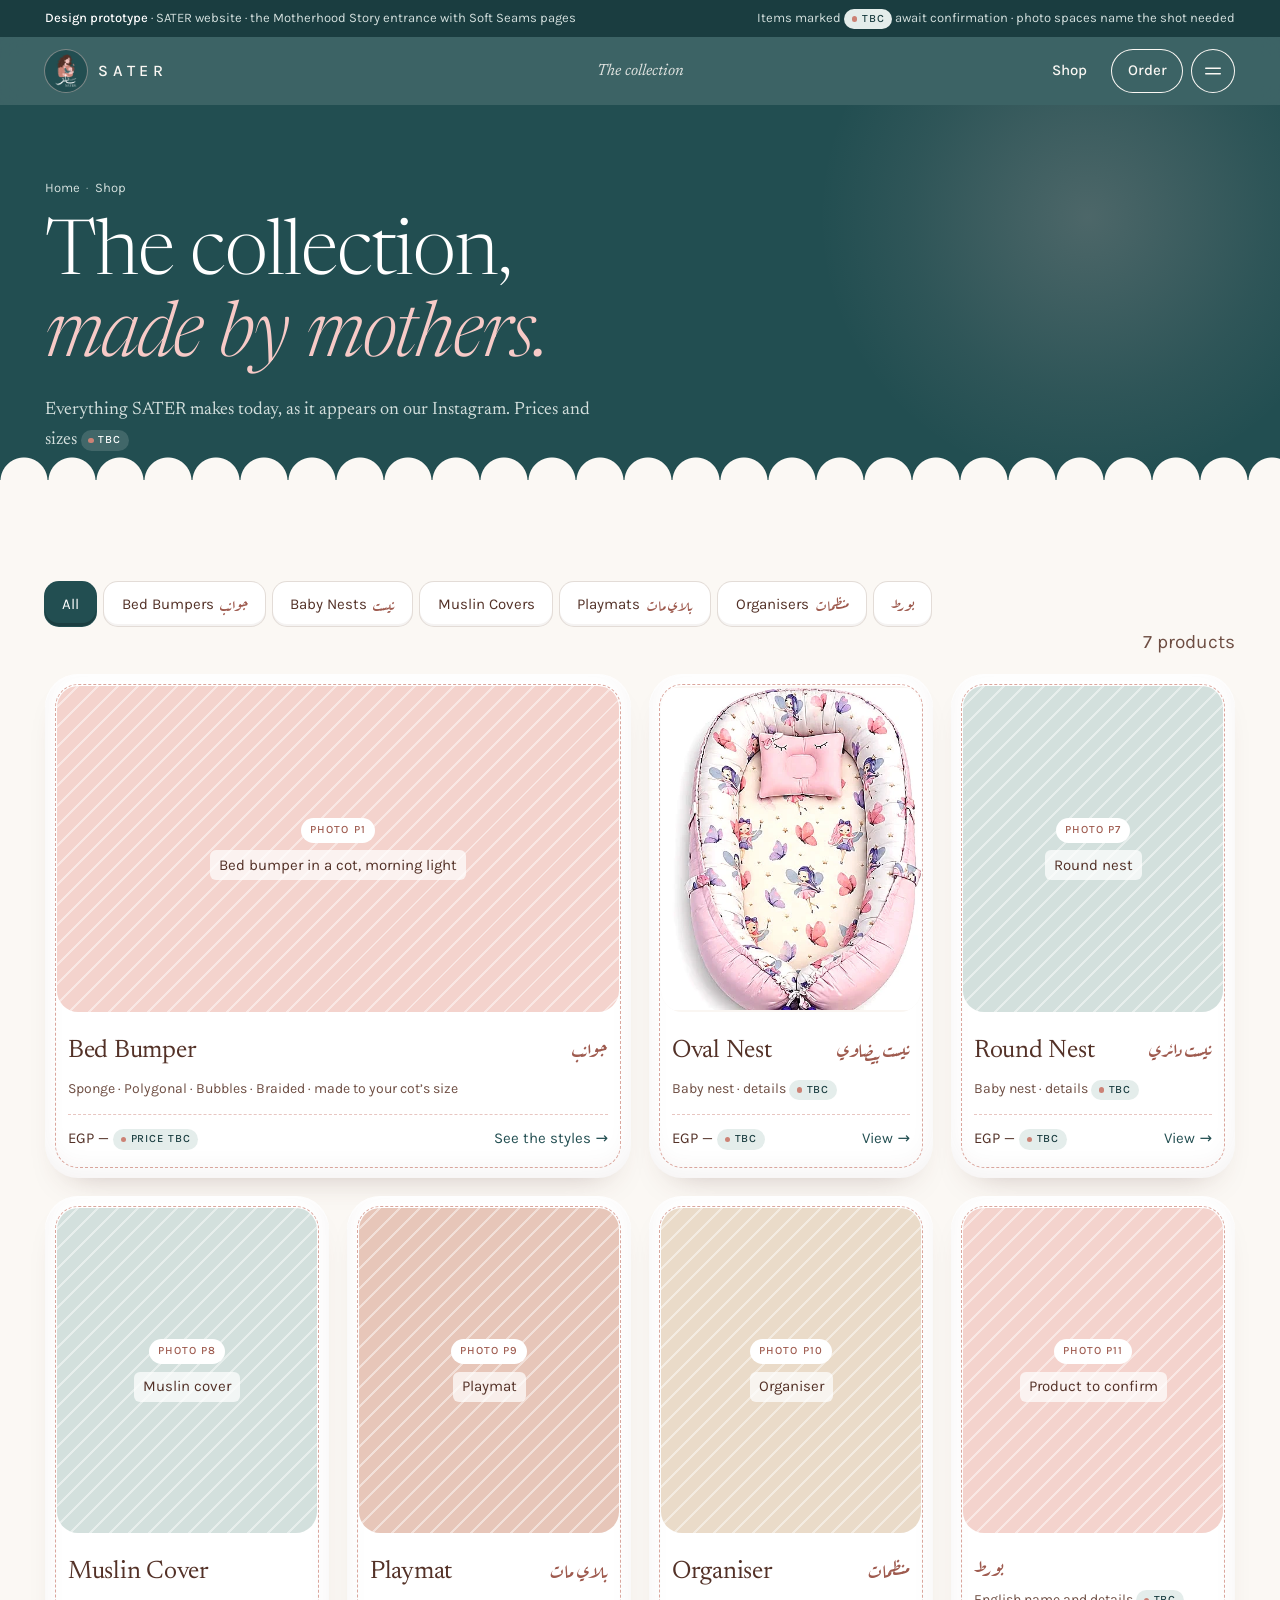
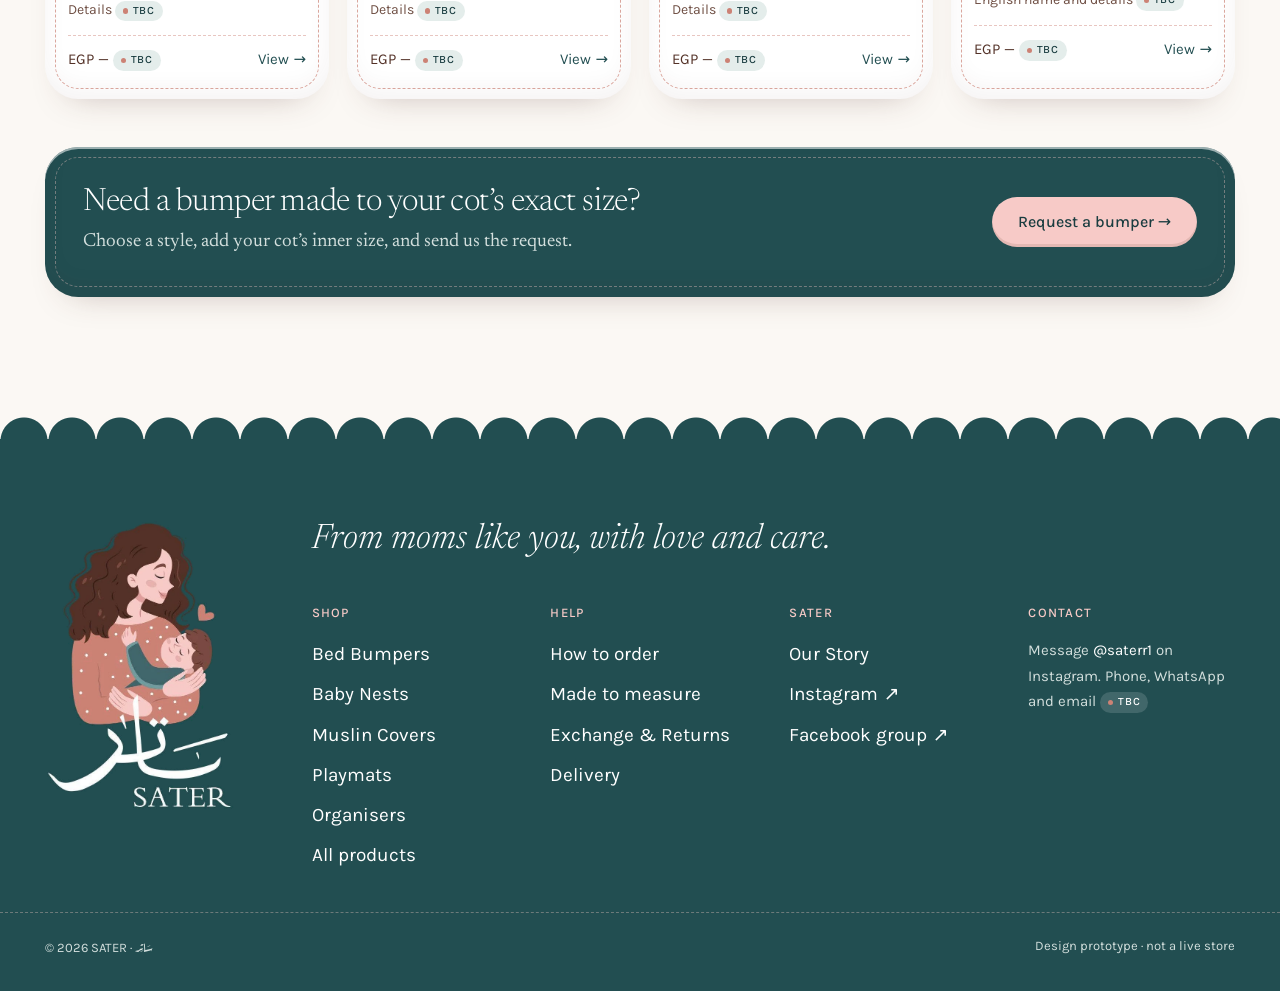
<file: website/shop.html>
<!doctype html>
<html lang="en">
<head>
<meta charset="utf-8">
<meta name="viewport" content="width=device-width, initial-scale=1, viewport-fit=cover">
<meta name="robots" content="noindex">
<link rel="icon" type="image/png" href="../favicon.png">
<meta name="description" content="The SATER collection: bed bumpers, baby nests, muslin covers, playmats and organisers.">
<title>Shop · SATER</title>
<link rel="preconnect" href="https://fonts.googleapis.com">
<link rel="preconnect" href="https://fonts.gstatic.com" crossorigin>
<link rel="stylesheet" href="https://fonts.googleapis.com/css2?family=Newsreader:ital,opsz,wght@0,6..72,300;0,6..72,400;0,6..72,500;1,6..72,300;1,6..72,400&family=Karla:wght@400;500;600&family=Aref+Ruqaa:wght@400;700&display=swap">
<link rel="stylesheet" href="assets/site.css">
</head>
<body>
<a class="skip" href="#main">Skip to content</a>
<div class="ribbon" role="note">
  <div class="wrap">
    <span><strong>Design prototype</strong> · SATER website · the Motherhood Story entrance with Soft Seams pages</span>
    <span class="hide-sm">Items marked <span class="tbc">TBC</span> await confirmation · photo spaces name the shot needed</span>
  </div>
</div>

<header class="site-header" id="top">
  <a class="brand" href="./" aria-label="SATER home"><span class="disc" aria-hidden="true"><img src="assets/logo/badge-160.webp" alt="" width="104" height="160"></span><span class="brand-name">SATER</span></a>
  <span class="chap" id="chap-name" aria-hidden="true">The collection</span>
  <div class="acts">
    <a class="btn btn-ghost shop" href="shop.html">Shop</a>
    <a class="btn btn-ghost" href="order.html">Order</a>
    <button class="menu-toggle" type="button" aria-expanded="false" aria-controls="drawer" aria-label="Open menu">
      <svg width="20" height="20" viewBox="0 0 22 22" fill="none" stroke="currentColor" stroke-width="1.6" stroke-linecap="round" aria-hidden="true"><path d="M3 8h16M3 14h16"/></svg>
    </button>
  </div>
  <div class="progress" aria-hidden="true"><i></i></div>
  <nav class="drawer" id="drawer" aria-label="Site" hidden>
    <ul><li><a href="./">Home</a></li><li><a href="shop.html" aria-current="page">Shop</a></li><li><a href="made-to-measure.html">Made to measure</a></li><li><a href="story.html">Our Story</a></li><li><a href="order.html">How to order</a></li><li><a href="returns.html">Exchange &amp; Returns</a></li><li><a href="order.html#contact">Contact</a></li></ul>
  </nav>
</header>

<main id="main">
  <section class="night seam page-head" aria-labelledby="h1">
    <div class="glow" aria-hidden="true"></div>
    <div class="wrap">
      <ol class="crumbs" aria-label="You are here"><li><a href="./">Home</a></li><li aria-current="page">Shop</li></ol>
      <h1 id="h1">The collection, <em>made by mothers.</em></h1>
      <p class="lede">Everything SATER makes today, as it appears on our Instagram. Prices and sizes <span class="tbc">TBC</span></p>
    </div>
  </section>

  <section class="section" aria-label="Products">
    <div class="wrap">
      <div class="sec-head" style="margin-bottom:1rem">
        <div class="chips filters" id="filters" data-single role="group" aria-label="Filter by category">
          <button type="button" class="chip" data-filter="all" aria-pressed="true">All</button>
          <button type="button" class="chip" data-filter="bumpers" aria-pressed="false">Bed Bumpers <span lang="ar">جوانب</span></button>
          <button type="button" class="chip" data-filter="nests" aria-pressed="false">Baby Nests <span lang="ar">نيست</span></button>
          <button type="button" class="chip" data-filter="muslin" aria-pressed="false">Muslin Covers</button>
          <button type="button" class="chip" data-filter="playmats" aria-pressed="false">Playmats <span lang="ar">بلاي مات</span></button>
          <button type="button" class="chip" data-filter="organisers" aria-pressed="false">Organisers <span lang="ar">منظمات</span></button>
          <button type="button" class="chip" data-filter="bort" aria-pressed="false"><span lang="ar">بورط</span></button>
        </div>
        <p class="muted" id="shown" role="status">7 products</p>
      </div>

      <div class="products">
        <a class="card panel stitch bg-white wide" data-cat="bumpers" href="product.html#bed-bumper">
          <div class="ph t-blush"><div class="ph-in"><span class="ph-kind">Photo P1</span><span class="ph-what">Bed bumper in a cot, morning light</span></div></div>
          <div class="card-body">
            <div class="card-title"><span class="en">Bed Bumper</span><span lang="ar">جوانب</span></div>
            <span class="card-meta">Sponge · Polygonal · Bubbles · Braided · made to your cot’s size</span>
            <div class="card-foot"><span>EGP — <span class="tbc">Price TBC</span></span><span class="go">See the styles →</span></div>
          </div>
        </a>
        <a class="card panel stitch bg-white" data-cat="nests" href="product.html#oval-nest">
          <img src="products/oval-nest-front.webp?v=3" alt="Oval baby nest" style="aspect-ratio:4/5;width:100%;object-fit:contain;border-radius:calc(var(--r) - 12px);background:#faf6f2">
          <div class="card-body">
            <div class="card-title"><span class="en">Oval Nest</span><span lang="ar">نيست بيضاوي</span></div>
            <span class="card-meta">Baby nest · details <span class="tbc">TBC</span></span>
            <div class="card-foot"><span>EGP — <span class="tbc">TBC</span></span><span class="go">View →</span></div>
          </div>
        </a>
        <a class="card panel stitch bg-white" data-cat="nests" href="product.html#round-nest">
          <div class="ph t-muslin"><div class="ph-in"><span class="ph-kind">Photo P7</span><span class="ph-what">Round nest</span></div></div>
          <div class="card-body">
            <div class="card-title"><span class="en">Round Nest</span><span lang="ar">نيست دائري</span></div>
            <span class="card-meta">Baby nest · details <span class="tbc">TBC</span></span>
            <div class="card-foot"><span>EGP — <span class="tbc">TBC</span></span><span class="go">View →</span></div>
          </div>
        </a>
        <a class="card panel stitch bg-white" data-cat="muslin" href="product.html#muslin-cover">
          <div class="ph t-muslin"><div class="ph-in"><span class="ph-kind">Photo P8</span><span class="ph-what">Muslin cover</span></div></div>
          <div class="card-body">
            <div class="card-title"><span class="en">Muslin Cover</span></div>
            <span class="card-meta">Details <span class="tbc">TBC</span></span>
            <div class="card-foot"><span>EGP — <span class="tbc">TBC</span></span><span class="go">View →</span></div>
          </div>
        </a>
        <a class="card panel stitch bg-white" data-cat="playmats" href="product.html#playmat">
          <div class="ph t-clay"><div class="ph-in"><span class="ph-kind">Photo P9</span><span class="ph-what">Playmat</span></div></div>
          <div class="card-body">
            <div class="card-title"><span class="en">Playmat</span><span lang="ar">بلاي مات</span></div>
            <span class="card-meta">Details <span class="tbc">TBC</span></span>
            <div class="card-foot"><span>EGP — <span class="tbc">TBC</span></span><span class="go">View →</span></div>
          </div>
        </a>
        <a class="card panel stitch bg-white" data-cat="organisers" href="product.html#organiser">
          <div class="ph t-sand"><div class="ph-in"><span class="ph-kind">Photo P10</span><span class="ph-what">Organiser</span></div></div>
          <div class="card-body">
            <div class="card-title"><span class="en">Organiser</span><span lang="ar">منظمات</span></div>
            <span class="card-meta">Details <span class="tbc">TBC</span></span>
            <div class="card-foot"><span>EGP — <span class="tbc">TBC</span></span><span class="go">View →</span></div>
          </div>
        </a>
        <a class="card panel stitch bg-white" data-cat="bort" href="product.html#bort">
          <div class="ph t-blush"><div class="ph-in"><span class="ph-kind">Photo P11</span><span class="ph-what">Product to confirm</span></div></div>
          <div class="card-body">
            <div class="card-title"><span class="en" lang="ar">بورط</span></div>
            <span class="card-meta">English name and details <span class="tbc">TBC</span></span>
            <div class="card-foot"><span>EGP — <span class="tbc">TBC</span></span><span class="go">View →</span></div>
          </div>
        </a>
      </div>

      <div class="panel stitch bg-teal on-dark cat-note">
        <div>
          <h2>Need a bumper made to your cot’s exact size?</h2>
          <p style="color:var(--on-teal)">Choose a style, add your cot’s inner size, and send us the request.</p>
        </div>
        <a class="btn btn-blush" href="made-to-measure.html">Request a bumper →</a>
      </div>
    </div>
  </section>
</main>

<footer class="site-footer on-dark">
  <div class="wrap foot">
    <div class="logo-anim" data-inview role="img" aria-label="SATER logo: a mother holding her sleeping baby, with the Arabic and English wordmark">
      <img class="l-art" src="assets/logo/art.webp" alt="" width="516" height="792" loading="lazy">
      <img class="l-heart" src="assets/logo/heart.webp" alt="" width="516" height="792" loading="lazy">
      <img class="l-ar" src="assets/logo/arabic.webp" alt="" width="516" height="792" loading="lazy">
      <img class="l-word" src="assets/logo/wordmark.webp" alt="" width="516" height="792" loading="lazy">
    </div>
    <div class="foot-main">
      <p class="tag">From moms like you, with love and care.</p>
      <div class="foot-cols">
        <div>
          <h4>Shop</h4>
          <ul><li><a href="product.html#bed-bumper">Bed Bumpers</a></li><li><a href="shop.html#nests">Baby Nests</a></li><li><a href="product.html#muslin-cover">Muslin Covers</a></li><li><a href="product.html#playmat">Playmats</a></li><li><a href="product.html#organiser">Organisers</a></li><li><a href="shop.html">All products</a></li></ul>
        </div>
        <div>
          <h4>Help</h4>
          <ul><li><a href="order.html">How to order</a></li><li><a href="made-to-measure.html">Made to measure</a></li><li><a href="returns.html">Exchange &amp; Returns</a></li><li><a href="order.html#delivery">Delivery</a></li></ul>
        </div>
        <div>
          <h4>SATER</h4>
          <ul><li><a href="story.html">Our Story</a></li><li><a href="https://www.instagram.com/saterr1/" target="_blank" rel="noopener">Instagram ↗</a></li><li><a href="https://www.facebook.com/share/g/1B5JW78XBk" target="_blank" rel="noopener">Facebook group ↗</a></li></ul>
        </div>
        <div>
          <h4>Contact</h4>
          <p>Message <a href="https://ig.me/m/saterr1" target="_blank" rel="noopener">@saterr1</a> on Instagram. Phone, WhatsApp and email <span class="tbc">TBC</span></p>
        </div>
      </div>
    </div>
  </div>
  <div class="wrap foot-base">
    <span>© 2026 SATER · <span lang="ar">سَاتِر</span></span>
    <span>Design prototype · not a live store</span>
  </div>
</footer>

<script src="assets/site.js"></script>
</body>
</html>
</file>
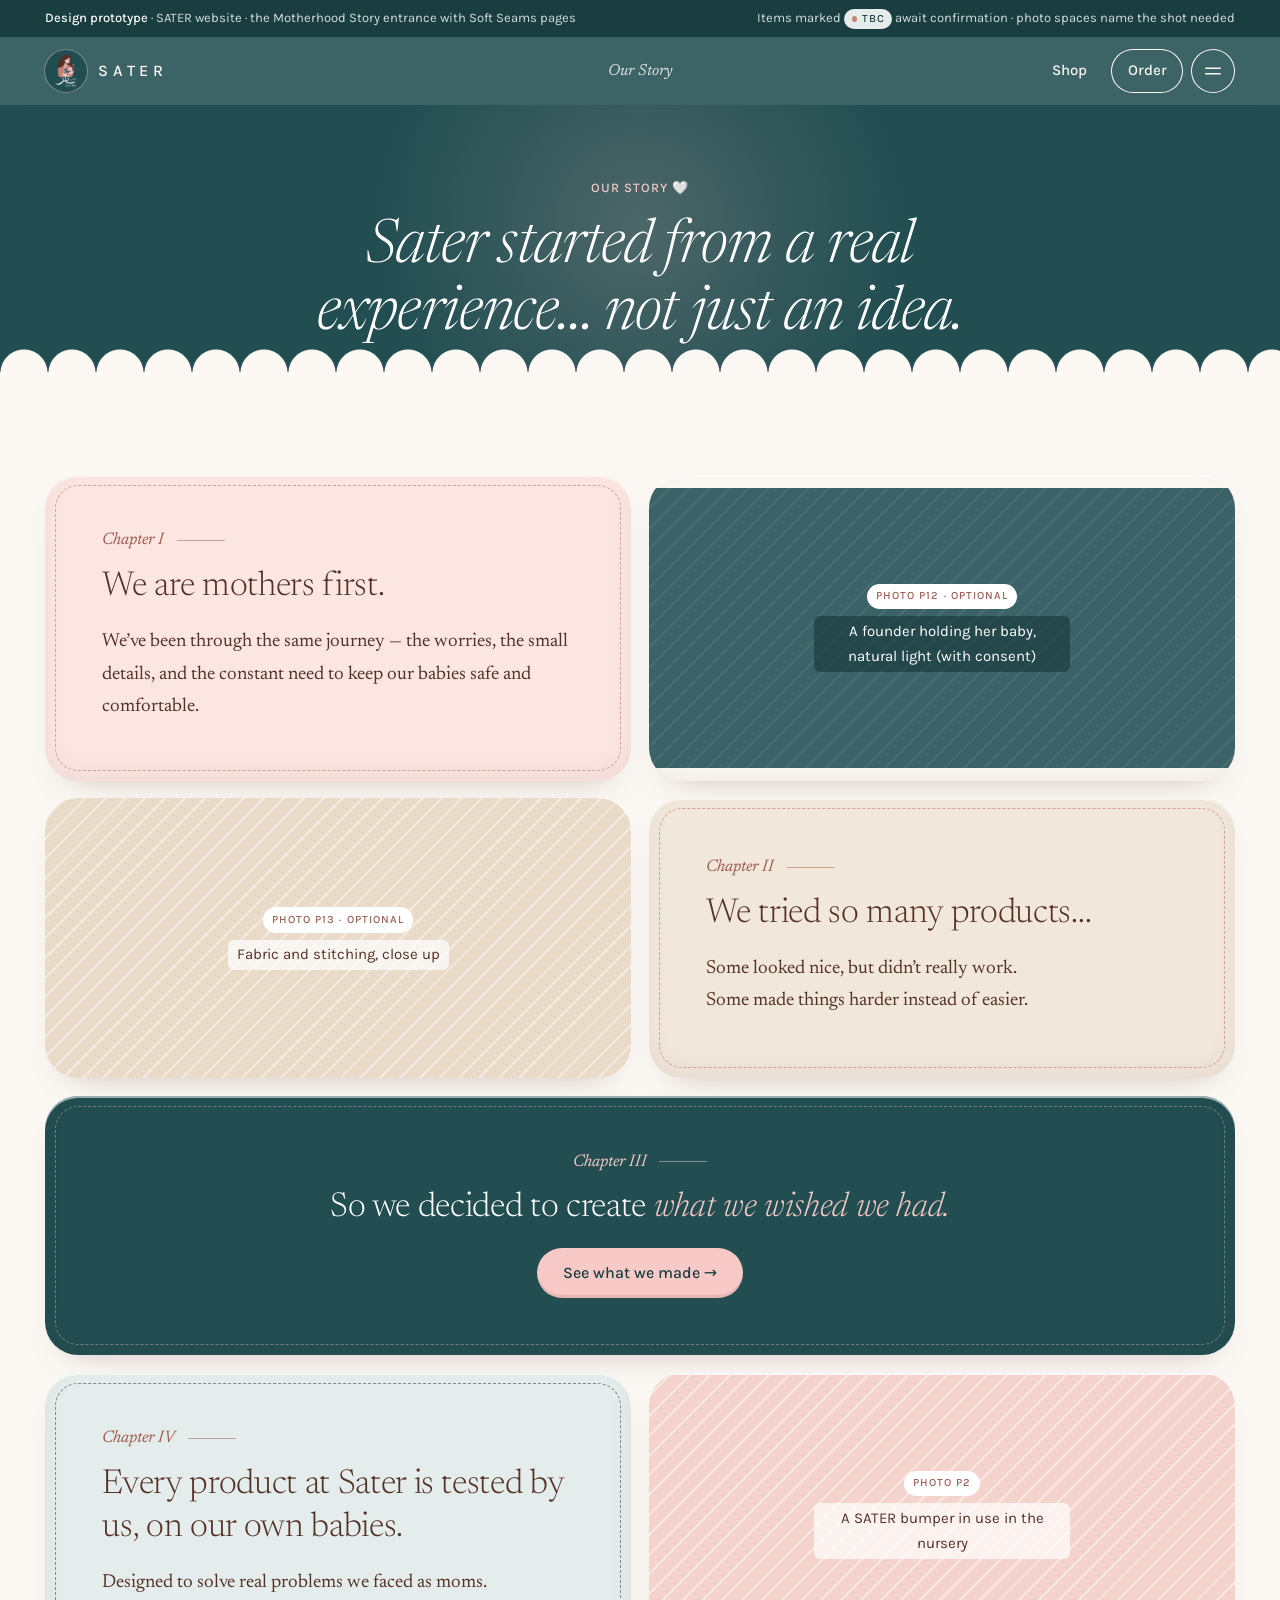
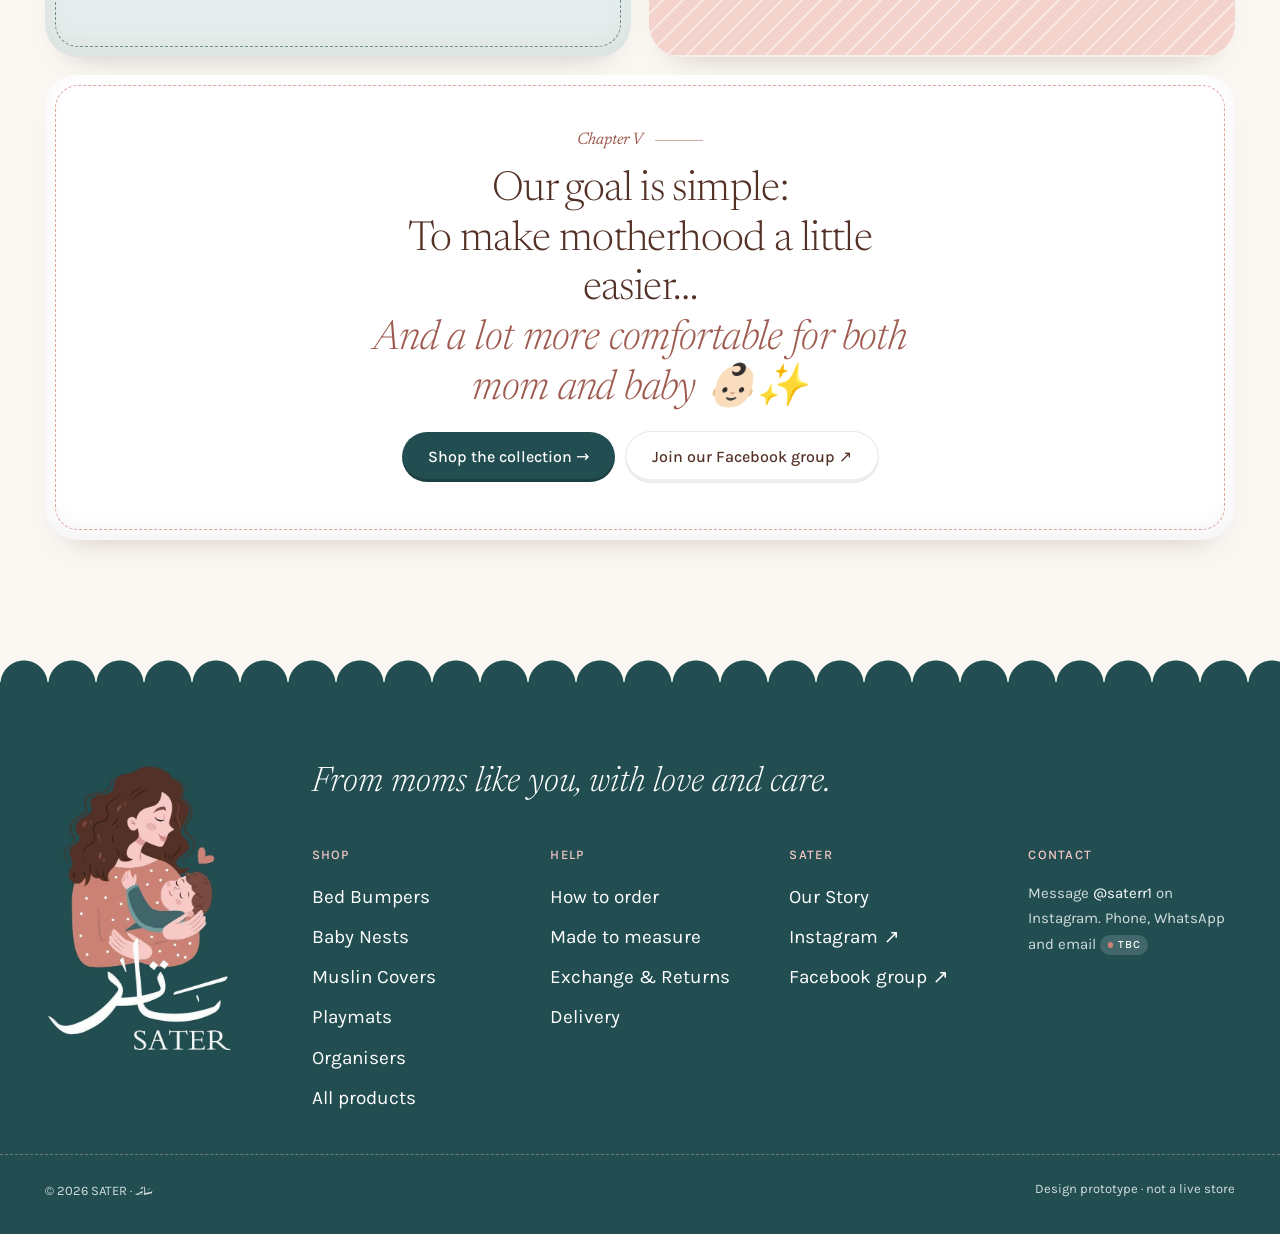
<file: website/story.html>
<!doctype html>
<html lang="en">
<head>
<meta charset="utf-8">
<meta name="viewport" content="width=device-width, initial-scale=1, viewport-fit=cover">
<meta name="robots" content="noindex">
<link rel="icon" type="image/png" href="../favicon.png">
<meta name="description" content="How SATER began: mothers making the baby products they wished they had.">
<title>Our Story · SATER</title>
<link rel="preconnect" href="https://fonts.googleapis.com">
<link rel="preconnect" href="https://fonts.gstatic.com" crossorigin>
<link rel="stylesheet" href="https://fonts.googleapis.com/css2?family=Newsreader:ital,opsz,wght@0,6..72,300;0,6..72,400;0,6..72,500;1,6..72,300;1,6..72,400&family=Karla:wght@400;500;600&family=Aref+Ruqaa:wght@400;700&display=swap">
<link rel="stylesheet" href="assets/site.css">
</head>
<body>
<a class="skip" href="#main">Skip to content</a>
<div class="ribbon" role="note">
  <div class="wrap">
    <span><strong>Design prototype</strong> · SATER website · the Motherhood Story entrance with Soft Seams pages</span>
    <span class="hide-sm">Items marked <span class="tbc">TBC</span> await confirmation · photo spaces name the shot needed</span>
  </div>
</div>

<header class="site-header" id="top">
  <a class="brand" href="./" aria-label="SATER home"><span class="disc" aria-hidden="true"><img src="assets/logo/badge-160.webp" alt="" width="104" height="160"></span><span class="brand-name">SATER</span></a>
  <span class="chap" id="chap-name" aria-hidden="true">Our Story</span>
  <div class="acts">
    <a class="btn btn-ghost shop" href="shop.html">Shop</a>
    <a class="btn btn-ghost" href="order.html">Order</a>
    <button class="menu-toggle" type="button" aria-expanded="false" aria-controls="drawer" aria-label="Open menu">
      <svg width="20" height="20" viewBox="0 0 22 22" fill="none" stroke="currentColor" stroke-width="1.6" stroke-linecap="round" aria-hidden="true"><path d="M3 8h16M3 14h16"/></svg>
    </button>
  </div>
  <div class="progress" aria-hidden="true"><i></i></div>
  <nav class="drawer" id="drawer" aria-label="Site" hidden>
    <ul><li><a href="./">Home</a></li><li><a href="shop.html">Shop</a></li><li><a href="made-to-measure.html">Made to measure</a></li><li><a href="story.html" aria-current="page">Our Story</a></li><li><a href="order.html">How to order</a></li><li><a href="returns.html">Exchange &amp; Returns</a></li><li><a href="order.html#contact">Contact</a></li></ul>
  </nav>
</header>

<main id="main">
  <!-- The approved Our Story copy, verbatim and in order, told in V5's chapters -->
  <section class="night seam page-head" aria-labelledby="h1" style="text-align:center">
    <div class="glow" aria-hidden="true" style="left:50%;top:45%"></div>
    <div class="wrap" style="justify-items:center">
      <p class="label">Our Story 🤍</p>
      <h1 id="h1" style="font:italic 300 clamp(2.2rem,1.4rem + 3vw,4rem)/1.1 var(--story);max-width:20ch">Sater started from a real experience… not just an idea.</h1>
    </div>
  </section>

  <section class="section" aria-label="Our story in five chapters">
    <div class="wrap chapters">
      <div class="chapter">
        <div class="panel stitch bg-blush">
          <p class="ch">Chapter I</p>
          <p class="say">We are mothers first.</p>
          <p>We’ve been through the same journey — the worries, the small details, and the constant need to keep our babies safe and comfortable.</p>
        </div>
        <div class="panel"><div class="ph t-night"><div class="ph-in"><span class="ph-kind">Photo P12 · optional</span><span class="ph-what">A founder holding her baby, natural light (with consent)</span></div></div></div>
      </div>

      <div class="chapter flip">
        <div class="panel stitch bg-sand">
          <p class="ch">Chapter II</p>
          <p class="say">We tried so many products…</p>
          <p>Some looked nice, but didn’t really work.<br>Some made things harder instead of easier.</p>
        </div>
        <div class="panel"><div class="ph t-sand"><div class="ph-in"><span class="ph-kind">Photo P13 · optional</span><span class="ph-what">Fabric and stitching, close up</span></div></div></div>
      </div>

      <div class="chapter full">
        <div class="panel stitch bg-teal on-dark">
          <p class="ch">Chapter III</p>
          <p class="say">So we decided to create <em>what we wished we had.</em></p>
          <div class="ctas" style="justify-content:center"><a class="btn btn-blush" href="shop.html">See what we made →</a></div>
        </div>
      </div>

      <div class="chapter">
        <div class="panel stitch bg-muslin">
          <p class="ch">Chapter IV</p>
          <p class="say">Every product at Sater is tested by us, on our own babies.</p>
          <p>Designed to solve real problems we faced as moms.</p>
        </div>
        <div class="panel"><div class="ph t-blush"><div class="ph-in"><span class="ph-kind">Photo P2</span><span class="ph-what">A SATER bumper in use in the nursery</span></div></div></div>
      </div>

      <div class="chapter full">
        <div class="panel stitch bg-white">
          <p class="ch">Chapter V</p>
          <p class="goal">Our goal is simple:<br>To make motherhood a little easier…<br><em>And a lot more comfortable for both mom and baby 👶🏻✨</em></p>
          <div class="ctas" style="justify-content:center">
            <a class="btn btn-teal" href="shop.html">Shop the collection →</a>
            <a class="btn btn-soft" href="https://www.facebook.com/share/g/1B5JW78XBk" target="_blank" rel="noopener">Join our Facebook group ↗</a>
          </div>
        </div>
      </div>
    </div>
  </section>
</main>

<footer class="site-footer on-dark">
  <div class="wrap foot">
    <div class="logo-anim" data-inview role="img" aria-label="SATER logo: a mother holding her sleeping baby, with the Arabic and English wordmark">
      <img class="l-art" src="assets/logo/art.webp" alt="" width="516" height="792" loading="lazy">
      <img class="l-heart" src="assets/logo/heart.webp" alt="" width="516" height="792" loading="lazy">
      <img class="l-ar" src="assets/logo/arabic.webp" alt="" width="516" height="792" loading="lazy">
      <img class="l-word" src="assets/logo/wordmark.webp" alt="" width="516" height="792" loading="lazy">
    </div>
    <div class="foot-main">
      <p class="tag">From moms like you, with love and care.</p>
      <div class="foot-cols">
        <div>
          <h4>Shop</h4>
          <ul><li><a href="product.html#bed-bumper">Bed Bumpers</a></li><li><a href="shop.html#nests">Baby Nests</a></li><li><a href="product.html#muslin-cover">Muslin Covers</a></li><li><a href="product.html#playmat">Playmats</a></li><li><a href="product.html#organiser">Organisers</a></li><li><a href="shop.html">All products</a></li></ul>
        </div>
        <div>
          <h4>Help</h4>
          <ul><li><a href="order.html">How to order</a></li><li><a href="made-to-measure.html">Made to measure</a></li><li><a href="returns.html">Exchange &amp; Returns</a></li><li><a href="order.html#delivery">Delivery</a></li></ul>
        </div>
        <div>
          <h4>SATER</h4>
          <ul><li><a href="story.html">Our Story</a></li><li><a href="https://www.instagram.com/saterr1/" target="_blank" rel="noopener">Instagram ↗</a></li><li><a href="https://www.facebook.com/share/g/1B5JW78XBk" target="_blank" rel="noopener">Facebook group ↗</a></li></ul>
        </div>
        <div>
          <h4>Contact</h4>
          <p>Message <a href="https://ig.me/m/saterr1" target="_blank" rel="noopener">@saterr1</a> on Instagram. Phone, WhatsApp and email <span class="tbc">TBC</span></p>
        </div>
      </div>
    </div>
  </div>
  <div class="wrap foot-base">
    <span>© 2026 SATER · <span lang="ar">سَاتِر</span></span>
    <span>Design prototype · not a live store</span>
  </div>
</footer>

<script src="assets/site.js"></script>
</body>
</html>
</file>
<file: website/assets/site.css>
/* SATER website — V2 "Soft Seams" (quilted, stitched panels; measuring tape) with V5's night-teal entrance.
   Every page opens on the logo's own teal ("night") and settles into cotton ("day"), joined by a scalloped, pillow-like seam.
   Deliberately single-theme: the brand palette is the design, so every colour is set explicitly. */
:root {
  color-scheme: light;
  /* Sampled from the official logo */
  --teal: #224E51;
  --sleeve: #41666C;
  --brown: #533127;
  --terracotta: #CC8275;
  --blush: #F7CAC7;
  --white: #FFFFFF;
  /* Supporting tones */
  --cotton: #FBF8F4;
  --muslin: #E4EDEB;
  --blush-soft: #FBE6E2;
  --sand: #F1E7DB;
  --teal-deep: #1A3D40;
  --brown-muted: #6E4E43;
  --terracotta-ink: #9E5A4E;
  --on-teal: #D3DFDD;

  /* V5's type: Newsreader for reading and headings, Karla for controls and labels, Aref Ruqaa for Arabic */
  --serif: "Newsreader", "Iowan Old Style", Georgia, serif;
  --font: "Karla", "Segoe UI", system-ui, sans-serif;
  --story: var(--serif);
  --ruqaa: "Aref Ruqaa", "Noto Naskh Arabic", serif;

  --step--1: .8125rem;
  --step-0: 1rem;
  --step-1: 1.25rem;
  --step-2: clamp(1.5rem, 1.15rem + 1.2vw, 2rem);
  --step-3: clamp(2rem, 1.4rem + 2.4vw, 3rem);
  --step-4: clamp(2.5rem, 1.5rem + 4.2vw, 4.75rem);

  --gutter: clamp(16px, 3.5vw, 48px);
  --max: 1280px;
  --r: clamp(22px, 2.6vw, 36px);
  --ease: cubic-bezier(.22,.61,.36,1);
  --soft: cubic-bezier(.33, 0, .2, 1);
  --padded: inset 0 2px 0 rgba(255,255,255,.55), inset 0 -10px 24px rgba(83,49,39,.05), 0 18px 34px -24px rgba(83,49,39,.35);
}

*, *::before, *::after { box-sizing: border-box; }
[hidden] { display: none !important; }
html { scroll-behavior: smooth; scroll-padding-top: 84px; }
body { margin: 0; background: var(--cotton); color: var(--brown); font-family: var(--serif); font-weight: 400; font-size: 1.1875rem; line-height: 1.7; -webkit-font-smoothing: antialiased; }
img { max-width: 100%; display: block; }
main { overflow-x: clip; }
a { color: inherit; }
h1, h2, h3 { font-family: var(--serif); font-weight: 300; line-height: 1.08; margin: 0; letter-spacing: -.015em; text-wrap: balance; }
[lang="ar"] { font-family: var(--ruqaa); letter-spacing: 0; }
/* controls, labels and fine print speak in Karla, as in V5 */
.label, .tbc, .ribbon, .crumbs, .card-meta, .card-foot, .ph-kind, .ph-what, .hint, .err, .status, .field label, .field > span, .summary, .spec, .progress-steps, .channel .detail, .foot-cols, .foot-base, .note-line, .cap, .sec-head p, .muted, .steps-list span, .radio label, .fact span, .rail-ctrl button, .drawer, .skip { font-family: var(--font); }
p { margin: 0; }
strong { font-weight: 500; }
:focus-visible { outline: 2px solid var(--teal); outline-offset: 3px; border-radius: 6px; }
.on-dark :focus-visible, .night :focus-visible { outline-color: var(--blush); }
.wrap { width: 100%; max-width: var(--max); margin-inline: auto; padding-inline: var(--gutter); }
.label { font-size: var(--step--1); font-weight: 500; letter-spacing: .08em; text-transform: uppercase; color: var(--terracotta-ink); }
.on-dark .label, .night .label { color: var(--blush); }
.muted { color: var(--brown-muted); }
.sr { position: absolute; width: 1px; height: 1px; overflow: hidden; clip: rect(0 0 0 0); white-space: nowrap; }
.skip { position: absolute; left: 1rem; top: -60px; z-index: 60; background: var(--white); color: var(--teal); padding: .6rem 1rem; border-radius: 999px; text-decoration: none; font-weight: 500; }
.skip:focus { top: 1rem; }

/* Unconfirmed marker */
.tbc { display: inline-flex; align-items: center; gap: .4em; font-size: .6875rem; font-weight: 500; letter-spacing: .08em; text-transform: uppercase; color: var(--teal-deep); background: var(--muslin); border-radius: 999px; padding: .2em .7em; vertical-align: middle; white-space: nowrap; line-height: 1.5; font-style: normal; }
.tbc::before { content: ""; width: .5em; height: .5em; border-radius: 50%; background: var(--terracotta); }
.on-dark .tbc, .night .tbc { background: rgba(255,255,255,.14); color: var(--white); }

/* Padded, stitched panel — the signature */
.panel { position: relative; border-radius: var(--r); box-shadow: var(--padded); isolation: isolate; }
.panel.stitch::after { content: ""; position: absolute; inset: 10px; border: 1.5px dashed var(--seam, var(--terracotta)); border-radius: calc(var(--r) - 10px); pointer-events: none; opacity: .7; z-index: 2; }
.bg-teal { background: var(--teal); color: var(--white); --seam: rgba(247,202,199,.55); }
.bg-blush { background: var(--blush-soft); }
.bg-muslin { background: var(--muslin); --seam: var(--sleeve); }
.bg-sand { background: var(--sand); }
.bg-white { background: var(--white); }

/* Buttons */
.btn { display: inline-flex; align-items: center; justify-content: center; gap: .6em; min-height: 50px; font: 500 1rem/1 var(--font); text-decoration: none; padding: 0 1.6em; border-radius: 999px; border: 0; cursor: pointer; transition: transform .25s var(--ease), box-shadow .25s var(--ease), background-color .25s, color .25s; }
.btn-teal { background: var(--teal); color: var(--white); box-shadow: inset 0 -3px 0 rgba(0,0,0,.18); }
.btn-teal:hover { background: var(--teal-deep); }
.btn-soft { background: var(--white); color: var(--brown); box-shadow: inset 0 -3px 0 rgba(83,49,39,.08), 0 0 0 1px rgba(83,49,39,.12); }
.btn-soft:hover { box-shadow: inset 0 -3px 0 rgba(83,49,39,.08), 0 0 0 1px var(--brown); }
.btn-blush { background: var(--blush); color: var(--teal-deep); box-shadow: inset 0 -3px 0 rgba(83,49,39,.12); }
.btn-blush:hover { background: var(--white); }
.btn-ghost { background: transparent; color: inherit; box-shadow: inset 0 0 0 1px currentColor; }
.btn-ghost:hover { background: rgba(255,255,255,.08); }
.btn:active { transform: translateY(1px) scale(.99); }
.btn[aria-disabled="true"], .btn:disabled { opacity: .55; cursor: not-allowed; }
.link { color: var(--teal); text-decoration: underline; text-decoration-color: var(--terracotta); text-underline-offset: 4px; }
.on-dark .link, .night .link { color: var(--white); }

/* Ribbon */
.ribbon { background: var(--teal-deep); color: var(--on-teal); font-size: var(--step--1); }
.ribbon .wrap { display: flex; flex-wrap: wrap; justify-content: space-between; gap: .25em 1em; padding-block: .55em; }
.ribbon strong { color: var(--white); }

/* Header: V5's bar. It takes the tone of whatever is beneath it (teal over night, cotton over day) and names the chapter you are in. */
.site-header { position: sticky; top: env(safe-area-inset-top, 0px); z-index: 40; display: grid; grid-template-columns: 1fr auto 1fr; align-items: center; gap: 1rem; height: 68px; padding-inline: var(--gutter); color: var(--brown); background: color-mix(in srgb, var(--cotton) 88%, transparent); backdrop-filter: blur(12px); transition: background-color .8s var(--soft), color .8s var(--soft); }
body[data-tone="dark"] .site-header { color: var(--cotton); background: color-mix(in srgb, var(--teal) 88%, transparent); }
.brand { display: flex; align-items: center; gap: .7rem; text-decoration: none; font: 500 1rem var(--font); letter-spacing: .3em; }
.disc { width: 42px; height: 42px; border-radius: 50%; background: var(--teal); display: grid; place-items: center; overflow: hidden; flex: none; box-shadow: 0 0 0 1px rgba(247,202,199,.35); }
.disc img { height: 33px; width: auto; }
.chap { font: italic 400 1rem var(--serif); opacity: .85; white-space: nowrap; overflow: hidden; text-overflow: ellipsis; max-width: 40vw; text-align: center; }
.site-header .acts { justify-self: end; display: flex; gap: .5rem; align-items: center; }
.site-header .acts .btn { min-height: 44px; padding: 0 1.1em; font-size: .9375rem; }
.site-header .acts .shop { box-shadow: none; }
.menu-toggle { width: 44px; height: 44px; border-radius: 50%; border: 0; background: transparent; color: inherit; cursor: pointer; box-shadow: inset 0 0 0 1px currentColor; display: grid; place-items: center; }
.progress { position: absolute; left: 0; bottom: 0; height: 2px; width: 100%; pointer-events: none; }
.progress i { display: block; height: 100%; background: var(--terracotta); transform-origin: left; transform: scaleX(var(--p, 0)); }
.drawer { position: absolute; top: 100%; right: var(--gutter); width: min(360px, calc(100vw - 2 * var(--gutter))); background: var(--cotton); color: var(--brown); border-radius: 0 0 24px 24px; padding: .6rem; box-shadow: 0 30px 50px -30px rgba(26,61,64,.5); }
.drawer ul { list-style: none; margin: 0; padding: 0; display: grid; gap: .3rem; }
.drawer li a { display: flex; align-items: center; min-height: 48px; padding: .6rem 1rem; border-radius: 16px; background: var(--white); text-decoration: none; font-size: 1.05rem; }
.drawer li a:hover { box-shadow: inset 0 0 0 1px var(--brown); }
.drawer li a[aria-current="page"] { box-shadow: inset 0 0 0 1.5px var(--terracotta); }
@media (max-width: 960px) {
  .site-header { grid-template-columns: auto 1fr auto; }
  .brand-name { display: none; }
  .chap { max-width: none; font-size: .9rem; }
  .site-header .acts .shop { display: none; }
}
@media (max-width: 520px) { .chap { visibility: hidden; } }

/* ===== Night: V5's entrance, and the shorter page openers that echo it ===== */
.night { position: relative; background: var(--teal); color: var(--white); overflow: hidden; }
.night .glow { position: absolute; left: 50%; top: 42%; width: min(80vw, 760px); aspect-ratio: 1; max-width: none; transform: translate(-50%, -50%); background: radial-gradient(circle, rgba(247,202,199,.20), rgba(247,202,199,.06) 45%, transparent 68%); border-radius: 50%; animation: breathe 7s ease-in-out infinite; pointer-events: none; }
@keyframes breathe { 50% { transform: translate(-50%, -50%) scale(1.08); opacity: .75; } }
/* the scalloped seam where night meets day (the same pillow edge as the footer, flipped) */
.night.seam { padding-bottom: 24px; }
.night.seam::after { content: ""; position: absolute; left: 0; right: 0; bottom: -1px; height: 24px; background: radial-gradient(circle at 24px 24px, var(--cotton) 23px, transparent 24px) 0 0 / 48px 24px repeat-x; }

.entrance { text-align: center; padding-block: clamp(3rem, 7vw, 6rem) clamp(3rem, 6vw, 5rem); }
.entrance .logo-anim { width: clamp(170px, 22vw, 270px); margin: 0 auto; position: relative; }
.entrance h1 { font: italic 300 clamp(2.2rem, 1.4rem + 3vw, 4rem)/1.08 var(--serif); letter-spacing: -.015em; margin-top: clamp(1.8rem, 4vw, 2.8rem); position: relative; }
.entrance .sub { margin-top: 1rem; color: var(--on-teal); font-size: 1.15rem; position: relative; }
.entrance .acts { display: flex; flex-wrap: wrap; justify-content: center; gap: .8rem; margin-top: 2rem; position: relative; }
.entrance .btn-ghost { box-shadow: none; border: 1px solid currentColor; }
.entrance .cue { display: inline-flex; flex-direction: column; align-items: center; gap: .4rem; margin-top: 2.6rem; font: 500 .8125rem var(--font); letter-spacing: .14em; text-transform: uppercase; color: var(--on-teal); text-decoration: none; position: relative; }
.entrance .cue i { width: 1px; height: 42px; background: linear-gradient(var(--blush), transparent); animation: cue 2.4s var(--soft) infinite; transform-origin: top; }
@keyframes cue { 0% { transform: scaleY(0); } 60% { transform: scaleY(1); opacity: 1; } 100% { transform: scaleY(1); opacity: 0; } }

.page-head { padding-block: clamp(2.5rem, 6vw, 4.5rem) clamp(3.2rem, 6vw, 5rem); }
.page-head .glow { top: 30%; left: 85%; width: min(70vw, 560px); }
.page-head .wrap { position: relative; display: grid; gap: 1rem; }
.page-head h1 { font-size: var(--step-4); font-weight: 300; max-width: 18ch; }
.page-head h1 em { font: italic 300 1em var(--story); color: var(--blush); }
.page-head p.lede { color: var(--on-teal); font-size: 1.125rem; max-width: 36rem; }
.crumbs { display: flex; flex-wrap: wrap; gap: .4rem; list-style: none; margin: 0; padding: 0; font-size: var(--step--1); color: var(--on-teal); }
.crumbs li + li::before { content: "·"; margin-inline-end: .4rem; opacity: .6; }
.crumbs a { text-decoration: none; }
.crumbs a:hover { text-decoration: underline; }

/* Photo placeholder */
.ph { position: relative; width: 100%; height: 100%; min-height: inherit; max-width: 100%; display: grid; place-items: center; text-align: center; padding: 1.2rem;
  background-color: var(--ph, var(--sand));
  background-image: repeating-linear-gradient(135deg, rgba(255,255,255,.45) 0 2px, transparent 2px 14px); }
.ph-in { display: grid; gap: .45rem; justify-items: center; max-width: 16rem; }
.ph-kind { font-size: .6875rem; font-weight: 500; letter-spacing: .1em; text-transform: uppercase; background: var(--white); color: var(--terracotta-ink); padding: .3em .8em; border-radius: 999px; }
.ph-what { font-size: .9375rem; color: var(--brown); background: rgba(255,255,255,.7); padding: .15em .6em; border-radius: 6px; }
.ph.t-blush { --ph: #F4D3CD; } .ph.t-muslin { --ph: #D3E0DD; } .ph.t-sand { --ph: #EADBC9; } .ph.t-clay { --ph: #E7C6B9; }
.ph.t-night { --ph: #3B6367; background-image: repeating-linear-gradient(135deg, rgba(255,255,255,.07) 0 2px, transparent 2px 14px); }
.ph.t-night .ph-what { background: rgba(26,61,64,.7); color: var(--white); }

/* Measuring tape */
.tape { position: relative; overflow: hidden; background: var(--blush); border-block: 1px solid rgba(83,49,39,.12); }
.tape::before { content: ""; position: absolute; inset: 0 0 auto 0; height: 12px;
  background-image: repeating-linear-gradient(90deg, rgba(83,49,39,.55) 0 1px, transparent 1px 10px), repeating-linear-gradient(90deg, rgba(83,49,39,.7) 0 1.5px, transparent 1.5px 50px);
  background-size: auto 7px, auto 12px; background-repeat: repeat-x; }
.tape-track { display: flex; width: max-content; gap: 2.6rem; padding: 1.35rem 0 1rem; animation: tape 48s linear infinite; }
.tape:hover .tape-track { animation-play-state: paused; }
.tape-item { display: flex; align-items: baseline; gap: .8rem; white-space: nowrap; font-size: 1.15rem; font-weight: 400; }
.tape-item [lang="ar"] { color: var(--terracotta-ink); }
.tape-item::after { content: ""; width: 6px; height: 6px; border-radius: 50%; background: var(--teal); align-self: center; margin-inline-start: 1.8rem; }
@keyframes tape { to { transform: translateX(-50%); } }

/* Sections */
.section { padding-block: clamp(3.5rem, 8vw, 7rem); }
.section.tight { padding-top: 0; }
.sec-head { display: flex; flex-wrap: wrap; align-items: end; justify-content: space-between; gap: 1rem 2rem; margin-bottom: clamp(1.8rem, 4vw, 2.8rem); }
.sec-head > div { display: grid; gap: .5rem; min-width: 0; }
.sec-head h2 { font-size: var(--step-3); font-weight: 300; }
.sec-head p { color: var(--brown-muted); max-width: 32rem; }

/* Category rail */
.rail-ctrl { display: flex; gap: .5rem; }
.rail-ctrl button { width: 48px; height: 48px; border-radius: 50%; border: 0; background: var(--white); color: var(--brown); cursor: pointer; box-shadow: 0 0 0 1px rgba(83,49,39,.14); font-size: 1.1rem; transition: box-shadow .2s; }
.rail-ctrl button:hover { box-shadow: 0 0 0 1px var(--brown); }
.rail-ctrl button:disabled { opacity: .35; cursor: default; }
.rail { display: grid; grid-auto-flow: column; grid-auto-columns: clamp(240px, 26vw, 320px); gap: 1rem; overflow-x: auto; scroll-snap-type: x mandatory; --bleed: max(var(--gutter), calc((100vw - var(--max)) / 2 + var(--gutter))); padding: .5rem var(--bleed) 1.5rem; scroll-padding-inline: var(--bleed); margin-inline: calc(50% - 50vw); scrollbar-width: thin; scrollbar-color: var(--terracotta) transparent; }

/* Product card (rail and shop grid) */
.card { scroll-snap-align: start; text-decoration: none; display: grid; grid-template-rows: auto 1fr; padding: 12px; gap: .9rem; transition: transform .35s var(--ease); min-width: 0; }
.card:hover { transform: translateY(-4px); }
.card .ph { aspect-ratio: 4 / 5; border-radius: calc(var(--r) - 12px); height: auto; }
.card-body { padding: .2rem .7rem .9rem; display: grid; gap: .3rem; align-content: start; }
.card-title { display: flex; justify-content: space-between; align-items: baseline; gap: .6rem; }
.card-title .en { font-size: clamp(1.35rem, 1.1rem + .6vw, 1.6rem); font-weight: 400; letter-spacing: -.01em; }
.card-title [lang="ar"] { color: var(--terracotta-ink); font-size: 1.2rem; }
.card-meta { font-size: .875rem; color: var(--brown-muted); }
.card-foot { display: flex; justify-content: space-between; align-items: center; gap: .6rem; margin-top: .5rem; padding-top: .7rem; border-top: 1.5px dashed rgba(204,130,117,.45); font-size: .9375rem; }
.card-foot .go { color: var(--teal); font-weight: 400; }

/* Shop */
.sec-head > .filters { display: flex; flex: 1 1 32rem; }
.filters { display: flex; flex-wrap: wrap; gap: .5rem; margin-bottom: clamp(1.4rem, 3vw, 2rem); }
.products { display: grid; grid-template-columns: repeat(4, minmax(0, 1fr)); gap: clamp(.75rem, 1.4vw, 1.1rem); }
.products .card.wide { grid-column: span 2; }
.products .card.wide .ph { aspect-ratio: auto; min-height: 320px; }
.products .card.wide { grid-template-rows: 1fr auto; }
.cat-note { margin-top: clamp(2rem, 4vw, 3rem); display: grid; grid-template-columns: minmax(0, 1fr) auto; align-items: center; gap: 1rem 2rem; padding: clamp(1.6rem, 3.5vw, 2.4rem); }
.cat-note h2 { font-size: var(--step-2); font-weight: 300; }
.cat-note p { color: var(--brown-muted); margin-top: .4rem; }

/* Chips (options + filters) */
.opt { border: 0; margin: 0; padding: 0; min-width: 0; }
.opt legend { font-size: var(--step--1); font-weight: 500; letter-spacing: .08em; text-transform: uppercase; padding: 0; margin-bottom: .7rem; display: flex; gap: .6rem; align-items: center; flex-wrap: wrap; }
.chips { display: flex; flex-wrap: wrap; gap: .5rem; }
.chip { font: 400 .9375rem/1 var(--font); min-height: 44px; padding: .8em 1.15em; border-radius: 14px; border: 0; background: var(--white); color: var(--brown); cursor: pointer; box-shadow: 0 0 0 1px rgba(83,49,39,.14), inset 0 -2px 0 rgba(83,49,39,.06); transition: box-shadow .2s, background-color .2s; display: inline-flex; align-items: center; gap: .4em; text-decoration: none; }
.chip:hover { box-shadow: 0 0 0 1px var(--brown); }
.chip[aria-pressed="true"] { background: var(--teal); color: var(--white); box-shadow: 0 0 0 1px var(--teal), inset 0 -3px 0 rgba(0,0,0,.2); }
.chip [lang="ar"] { color: var(--terracotta-ink); }
.chip[aria-pressed="true"] [lang="ar"] { color: var(--blush); }
.chip .n { font-size: .75rem; opacity: .7; }

/* Made to measure (home feature and page) */
.mtm { display: grid; grid-template-columns: minmax(0, 1fr) minmax(0, 1fr); gap: clamp(.75rem, 1.4vw, 1.1rem); }
.mtm-diagram { padding: clamp(1.5rem, 4vw, 3rem); display: grid; gap: 1rem; align-content: center; }
.mtm-diagram svg { width: 100%; height: auto; max-width: 520px; margin-inline: auto; }
.mtm-diagram .cap { font-size: .875rem; color: var(--brown-muted); text-align: center; }
.mtm-info { padding: clamp(1.8rem, 4vw, 3.2rem); display: grid; gap: 1.3rem; align-content: start; }
.mtm-info h2 { font-size: var(--step-3); font-weight: 300; }
.price-row { display: flex; align-items: center; gap: .8rem; flex-wrap: wrap; }
.price { font-size: 1.6rem; font-weight: 400; font-variant-numeric: tabular-nums; }
.ctas { display: flex; flex-wrap: wrap; gap: .7rem; }
.note-line { font-size: .875rem; color: var(--brown-muted); padding-top: 1.1rem; border-top: 1.5px dashed rgba(204,130,117,.6); }

/* Story (home teaser + story page) */
.story-grid { display: grid; grid-template-columns: repeat(3, minmax(0, 1fr)); gap: clamp(.75rem, 1.4vw, 1.1rem); }
.story-grid .panel { padding: clamp(1.8rem, 3.5vw, 2.8rem); display: grid; gap: 1rem; align-content: start; }
.story-grid .panel p { font-size: 1.0625rem; }
.story-grid .quote { align-content: center; }
.story-grid .quote p { font: italic 300 clamp(1.6rem, 1.15rem + 1.4vw, 2.3rem)/1.2 var(--story); letter-spacing: -.01em; }

.chapters { display: grid; gap: clamp(.75rem, 1.4vw, 1.1rem); }
.chapter { display: grid; grid-template-columns: minmax(0, 1fr) minmax(0, 1fr); gap: clamp(.75rem, 1.4vw, 1.1rem); }
.chapter .panel { padding: clamp(2rem, 5vw, 3.6rem); display: grid; gap: 1.1rem; align-content: center; }
.chapter .ch { font: italic 400 1.05rem var(--story); color: var(--terracotta-ink); display: flex; align-items: center; gap: .8rem; }
.chapter .ch::after { content: ""; width: 48px; height: 1px; background: currentColor; opacity: .5; }
.chapter .on-dark .ch { color: var(--blush); }
.chapter .say { font: 300 clamp(1.45rem, 1.1rem + 1.3vw, 2.2rem)/1.25 var(--story); letter-spacing: -.01em; }
.chapter .say em { color: var(--terracotta-ink); }
.chapter .on-dark .say em { color: var(--blush); }
.chapter .ph { min-height: 280px; border-radius: var(--r); }
.chapter.flip > :first-child { order: 2; }
.chapter.full { grid-template-columns: 1fr; }
.chapter.full .panel { text-align: center; justify-items: center; }
.goal { font: 300 clamp(1.6rem, 1.15rem + 1.8vw, 2.8rem)/1.2 var(--story); letter-spacing: -.015em; max-width: 24ch; }
.goal em { color: var(--terracotta-ink); }

/* Order channels */
.order-grid { display: grid; grid-template-columns: minmax(0, 1.1fr) minmax(0, .9fr); gap: clamp(.75rem, 1.4vw, 1.1rem); }
.order-panel { padding: clamp(1.8rem, 4vw, 3rem); display: grid; gap: 1.4rem; align-content: start; }
.order-panel h2 { font-size: var(--step-3); font-weight: 300; }
.channels { display: grid; gap: .6rem; }
.channel { display: grid; grid-template-columns: 1fr auto; align-items: center; gap: 1rem; padding: 1.05rem 1.3rem; border-radius: 18px; background: var(--white); text-decoration: none; color: var(--brown); box-shadow: 0 0 0 1px rgba(83,49,39,.1), inset 0 -3px 0 rgba(83,49,39,.05); transition: box-shadow .2s; min-width: 0; }
a.channel:hover { box-shadow: 0 0 0 1px var(--brown), inset 0 -3px 0 rgba(83,49,39,.05); }
.channel .name { font-size: 1.15rem; font-weight: 400; display: block; }
.channel .detail { font-size: .875rem; color: var(--brown-muted); display: block; overflow-wrap: anywhere; }
.channel .go { color: var(--terracotta-ink); font-size: 1.2rem; }
.steps-list { list-style: none; margin: 0; padding: 0; display: grid; gap: .9rem; counter-reset: s; }
.steps-list li { counter-increment: s; display: grid; grid-template-columns: 2.4rem minmax(0, 1fr); gap: .9rem; align-items: start; }
.steps-list li::before { content: counter(s); width: 2.4rem; height: 2.4rem; border-radius: 50%; display: grid; place-items: center; background: var(--white); color: var(--teal); font-weight: 500; box-shadow: inset 0 0 0 1.5px var(--terracotta); }
.on-dark .steps-list li::before { background: transparent; color: var(--white); box-shadow: inset 0 0 0 1.5px var(--blush); }
.steps-list b { font-weight: 400; font-size: 1.1rem; display: block; }
.steps-list span { color: var(--brown-muted); font-size: .9375rem; }
.on-dark .steps-list span { color: var(--on-teal); }

/* Policy */
.policy-panel { padding: clamp(1.8rem, 4vw, 3rem); display: grid; gap: 1rem; align-content: start; }
.policy-panel h2 { font-size: var(--step-2); font-weight: 400; }
.policy-panel details { border-top: 1.5px dashed rgba(65,102,108,.45); padding-top: .9rem; }
.policy-panel summary { min-height: 44px; align-items: center; cursor: pointer; font-weight: 400; font-size: 1.05rem; list-style: none; display: flex; justify-content: space-between; gap: 1rem; }
.policy-panel summary::-webkit-details-marker { display: none; }
.policy-panel summary::after { content: "+"; font-size: 1.3rem; line-height: 1; color: var(--teal); transition: transform .25s var(--ease); }
.policy-panel details[open] summary::after { transform: rotate(45deg); }
.pol { display: grid; gap: .8rem; padding-top: .9rem; font-size: 1rem; }
.pol ul { margin: 0; padding-inline-start: 1.1rem; display: grid; gap: .45rem; }
.pol li::marker { color: var(--terracotta); }
.policy-doc { display: grid; grid-template-columns: minmax(0, 1.4fr) minmax(0, .8fr); gap: clamp(.75rem, 1.4vw, 1.1rem); align-items: start; }
.policy-doc .panel { padding: clamp(1.8rem, 4.5vw, 3.4rem); }
.policy-doc h2 { font-size: var(--step-2); font-weight: 400; }
.policy-doc .block { display: grid; gap: .9rem; }
.policy-doc .block + .block { margin-top: 2rem; padding-top: 2rem; border-top: 1.5px dashed rgba(204,130,117,.55); }
.policy-doc .intro { font: italic 300 var(--step-2)/1.3 var(--story); }
.facts { display: grid; gap: .75rem; }
.fact { display: grid; gap: .1rem; padding: 1rem 1.2rem; border-radius: 18px; background: var(--white); box-shadow: 0 0 0 1px rgba(83,49,39,.08); }
.fact b { font-size: 1.6rem; font-weight: 400; color: var(--teal); font-variant-numeric: tabular-nums; line-height: 1.2; }
.fact span { font-size: .9375rem; color: var(--brown-muted); }

/* Wide teal call-to-action strip */
.custom-cta { padding: clamp(1.8rem, 4vw, 2.6rem) clamp(1.8rem, 4vw, 3rem); display: flex; flex-wrap: wrap; align-items: center; justify-content: space-between; gap: 1.2rem 2rem; }
.custom-cta h3 { font-size: var(--step-2); font-weight: 300; max-width: 26ch; }
.custom-cta p { color: var(--on-teal); font-size: .9375rem; margin-top: .4rem; }

/* Instagram bento + community */
.ig { display: grid; grid-template-columns: 2fr 1fr 1fr; grid-template-rows: 1fr 1fr; gap: clamp(.75rem, 1.4vw, 1.1rem); }
.ig a { border-radius: var(--r); overflow: hidden; text-decoration: none; min-height: 180px; display: block; transition: transform .35s var(--ease); }
.ig a:hover { transform: scale(.985); }
.ig a:first-child { grid-row: 1 / 3; min-height: 380px; }
.social { display: grid; grid-template-columns: minmax(0, 1fr) minmax(0, 1fr); gap: clamp(.75rem, 1.4vw, 1.1rem); margin-top: clamp(.75rem, 1.4vw, 1.1rem); }
.social .panel { padding: clamp(1.6rem, 3.5vw, 2.4rem); display: grid; gap: .8rem; align-content: start; }
.social h3 { font-size: var(--step-2); font-weight: 300; }

/* Product page */
.pd { display: grid; grid-template-columns: minmax(0, 1.1fr) minmax(0, .9fr); gap: clamp(.75rem, 1.4vw, 1.1rem); align-items: start; }
.gallery { display: grid; gap: clamp(.6rem, 1vw, .9rem); position: sticky; top: 100px; }
.gallery .main { border-radius: var(--r); overflow: hidden; aspect-ratio: 1 / 1; }
.thumbs { display: grid; grid-template-columns: repeat(4, minmax(0, 1fr)); gap: .6rem; }
.thumbs button { border: 0; padding: 0; border-radius: 16px; overflow: hidden; aspect-ratio: 1; cursor: pointer; box-shadow: 0 0 0 1px rgba(83,49,39,.12); background: none; }
.thumbs button[aria-pressed="true"] { box-shadow: 0 0 0 2px var(--teal); }
.thumbs .ph { padding: .4rem; }
.thumbs .ph-kind { font-size: .625rem; }
.pd-info { padding: clamp(1.8rem, 4vw, 3rem); display: grid; gap: 1.3rem; align-content: start; }
.pd-info h1 { font-size: var(--step-3); font-weight: 300; display: flex; flex-wrap: wrap; align-items: baseline; gap: .3rem .9rem; }
.pd-info h1 [lang="ar"] { font-size: .55em; color: var(--terracotta-ink); font-weight: 400; letter-spacing: 0; }
.pd-info .desc { color: var(--brown-muted); }
.spec { margin: 0; display: grid; grid-template-columns: auto minmax(0, 1fr); gap: .55rem 1.2rem; font-size: .9375rem; }
.spec dt { color: var(--brown-muted); }
.spec dd { margin: 0; }

/* Forms */
.req { padding: clamp(1.4rem, 3.5vw, 2.6rem); display: grid; gap: 1.3rem; align-content: start; }
.req fieldset { border: 0; margin: 0; padding: 0; display: grid; gap: 1rem; min-width: 0; }
.req fieldset[hidden] { display: none; }
.req legend { padding: 0; font-size: var(--step-2); font-weight: 300; margin-bottom: .3rem; }
.progress-steps { list-style: none; margin: 0; padding: 0; display: grid; grid-template-columns: repeat(4, minmax(0, 1fr)); gap: .4rem; font-size: .8125rem; }
.progress-steps li { padding-top: .6rem; border-top: 3px solid rgba(83,49,39,.12); color: var(--brown-muted); }
.progress-steps li.done { border-color: var(--terracotta); }
.progress-steps li.now { border-color: var(--teal); color: var(--brown); font-weight: 500; }
.field { display: grid; gap: .4rem; min-width: 0; }
.field label, .field > span { font-size: .9375rem; font-weight: 400; }
.field input, .field textarea { font: 400 1rem var(--font); color: var(--brown); background: var(--white); border: 0; border-radius: 14px; padding: .85rem 1rem; min-height: 48px; width: 100%; box-shadow: 0 0 0 1px rgba(83,49,39,.18), inset 0 2px 0 rgba(83,49,39,.04); }
.field input:focus, .field textarea:focus { outline: none; box-shadow: 0 0 0 2px var(--teal); }
.field textarea { min-height: 96px; resize: vertical; }
.field textarea.msg { min-height: 190px; background: var(--cotton); font-size: .9375rem; }
.field[data-invalid] input { box-shadow: 0 0 0 2px var(--terracotta-ink); }
.unit { position: relative; }
.unit::after { content: "cm"; position: absolute; right: 1rem; top: 50%; transform: translateY(-50%); color: var(--brown-muted); font-size: .875rem; pointer-events: none; }
.unit input { padding-right: 3rem; }
.row2 { display: grid; grid-template-columns: minmax(0, 1fr) minmax(0, 1fr); gap: .8rem; }
.hint { font-size: .8125rem; color: var(--brown-muted); }
.err { font-size: .875rem; color: var(--terracotta-ink); font-weight: 400; min-height: 0; }
.err:empty { display: none; }
.radios { display: grid; grid-template-columns: repeat(2, minmax(0, 1fr)); gap: .6rem; }
.radio { position: relative; }
.radio input { position: absolute; opacity: 0; inset: 0; }
.radio label { display: grid; gap: .1rem; padding: 1rem 1.1rem; border-radius: 16px; background: var(--white); cursor: pointer; box-shadow: 0 0 0 1px rgba(83,49,39,.14), inset 0 -2px 0 rgba(83,49,39,.06); min-height: 48px; }
.radio label b { font-weight: 400; font-size: 1.05rem; }
.radio label [lang="ar"] { color: var(--terracotta-ink); font-size: .9375rem; }
.radio input:checked + label { background: var(--teal); color: var(--white); box-shadow: 0 0 0 1px var(--teal), inset 0 -3px 0 rgba(0,0,0,.2); }
.radio input:checked + label [lang="ar"] { color: var(--blush); }
.radio input:focus-visible + label { outline: 2px solid var(--teal); outline-offset: 3px; }
.summary { margin: 0; display: grid; grid-template-columns: auto minmax(0, 1fr); gap: .5rem 1.2rem; padding: 1.1rem 1.2rem; border-radius: 16px; background: var(--white); font-size: .9375rem; }
.summary dt { color: var(--brown-muted); }
.summary dd { margin: 0; overflow-wrap: anywhere; }
.req-nav { display: flex; flex-wrap: wrap; gap: .6rem; justify-content: space-between; }
.status { font-size: .9375rem; color: var(--teal); font-weight: 400; }
.status:empty { display: none; }
.guide-list { list-style: none; margin: 0; padding: 0; display: grid; gap: .8rem; }
.guide-list li { display: grid; grid-template-columns: auto minmax(0, 1fr); gap: .8rem; align-items: baseline; }
.guide-list li::before { content: ""; width: 10px; height: 10px; border-radius: 50%; border: 1.5px solid var(--blush); translate: 0 1px; }

/* Footer with a scalloped, pillow-like top edge */
.site-footer { position: relative; background: var(--teal); color: var(--on-teal); margin-top: 40px; }
.site-footer::before { content: ""; position: absolute; left: 0; right: 0; top: -22px; height: 23px; background: radial-gradient(circle at 24px 24px, var(--teal) 23px, transparent 24px) 0 0 / 48px 24px repeat-x; }
.foot { display: grid; grid-template-columns: auto minmax(0, 1fr); gap: clamp(2rem, 6vw, 5rem); padding-block: clamp(3.5rem, 7vw, 5rem) 2.5rem; align-items: start; }
.foot .logo-anim { width: clamp(130px, 15vw, 190px); }
.foot-main { display: grid; gap: 2.5rem; }
.foot-main .tag { font: italic 300 clamp(1.5rem, 1.15rem + 1.3vw, 2.3rem)/1.2 var(--story); color: var(--white); max-width: 34ch; }
.foot-cols { display: grid; grid-template-columns: repeat(4, minmax(0, 1fr)); gap: 2rem; }
.foot-cols h4 { margin: 0 0 .9rem; font-size: var(--step--1); font-weight: 500; letter-spacing: .1em; text-transform: uppercase; color: var(--blush); }
.foot-cols ul { list-style: none; margin: 0; padding: 0; display: grid; gap: .5rem; }
.foot-cols a { color: var(--white); text-decoration: none; }
.foot-cols a:hover { text-decoration: underline; text-decoration-color: var(--terracotta); text-underline-offset: 4px; }
.foot-cols p { font-size: .9375rem; }
.foot-base { border-top: 1.5px dashed rgba(247,202,199,.35); padding-block: 1.4rem 2rem; display: flex; flex-wrap: wrap; justify-content: space-between; gap: .5rem 2rem; font-size: var(--step--1); }

/* Animated logo: the official artwork in four layers that reassemble exactly */
.logo-anim { display: grid; aspect-ratio: 516 / 792; max-width: 100%; }
.logo-anim img { grid-area: 1 / 1; width: 100%; height: auto; }
.logo-anim .l-heart { transform-origin: 85% 32%; }
/* V5's entrance reveal: the mother and baby surface from a soft blur, the Arabic is written right to left, the heart beats */
.logo-anim.play-entrance .l-art { animation: s-hold 2.4s var(--soft) both; }
.logo-anim.play-entrance .l-heart { animation: s-in 1s 1.7s var(--soft) both, s-beat 1.4s 2.6s ease-in-out 3; }
.logo-anim.play-entrance .l-ar { animation: s-write 2s 1.3s cubic-bezier(.45,0,.25,1) both; }
.logo-anim.play-entrance .l-word { animation: s-in 1.4s 2.7s var(--soft) both; }
@keyframes s-hold { from { opacity: 0; filter: blur(8px); transform: scale(1.03); } to { opacity: 1; filter: none; transform: none; } }
@keyframes s-in { from { opacity: 0; } to { opacity: 1; } }
@keyframes s-beat { 0%, 100% { transform: scale(1); } 14% { transform: scale(1.14); } 28% { transform: scale(1); } 42% { transform: scale(1.08); } 56% { transform: scale(1); } }
@keyframes s-write { from { opacity: 0; clip-path: inset(0 0 0 100%); } 20% { opacity: 1; } to { opacity: 1; clip-path: inset(0 0 0 0); } }
/* V2's quicker reveal for the footer */
.logo-anim.play .l-art { animation: la-art 1.3s var(--ease) both; }
.logo-anim.play .l-heart { animation: la-heart-in .7s 1s cubic-bezier(.34,1.56,.64,1) both, la-beat 1.5s 1.9s ease-in-out 2; }
.logo-anim.play .l-ar { animation: la-write 1.2s .75s cubic-bezier(.45,.05,.35,1) both; }
.logo-anim.play .l-word { animation: la-word 1s 1.65s var(--ease) both; }
@keyframes la-art { from { opacity: 0; transform: translateY(16px) scale(.97); } to { opacity: 1; transform: none; } }
@keyframes la-heart-in { from { opacity: 0; transform: scale(0); } to { opacity: 1; transform: scale(1); } }
@keyframes la-beat { 0%, 60%, 100% { transform: scale(1); } 15% { transform: scale(1.18); } 30% { transform: scale(1); } 45% { transform: scale(1.1); } }
@keyframes la-write { from { clip-path: inset(0 0 0 100%); } to { clip-path: inset(0 0 0 0); } }
@keyframes la-word { from { opacity: 0; transform: translateY(8px); filter: blur(3px); } to { opacity: 1; transform: none; filter: none; } }
/* the entrance words rise in after the logo has begun */
.js .entrance h1, .js .entrance .sub, .js .entrance .acts { animation: s-rise 1.2s var(--soft) both; }
.js .entrance h1 { animation-delay: .5s; } .js .entrance .sub { animation-delay: .8s; } .js .entrance .acts { animation-delay: 1s; }
@keyframes s-rise { from { opacity: 0; transform: translateY(14px); } to { opacity: 1; transform: none; } }
.js .page-head .wrap > * { animation: s-rise 1s var(--soft) both; }
.js .page-head .wrap > :nth-child(2) { animation-delay: .1s; } .js .page-head .wrap > :nth-child(3) { animation-delay: .2s; }

@media (prefers-reduced-motion: reduce) {
  html { scroll-behavior: auto; }
  *, *::before, *::after { animation: none !important; transition: none !important; }
}

/* Comfortable tap targets on touch screens */
@media (max-width: 960px) {
  .foot-cols li > a { display: inline-flex; align-items: center; min-height: 44px; }
  .foot-cols ul { gap: 0; }
  .mtm, .order-grid, .pd, .policy-doc, .social { grid-template-columns: 1fr; }
  .gallery { position: static; }
  .products { grid-template-columns: repeat(2, minmax(0, 1fr)); }
  .story-grid { grid-template-columns: 1fr 1fr; }
  .story-grid .quote { grid-column: 1 / -1; }
  .chapter { grid-template-columns: 1fr; }
  .chapter.flip > :first-child { order: 0; }
  .chapter .ph { min-height: 240px; }
  .foot { grid-template-columns: 1fr; }
  .foot-cols { grid-template-columns: repeat(2, minmax(0, 1fr)); }
}
@media (max-width: 600px) {
  .ribbon .hide-sm { display: none; }
  .ctas .btn, .entrance .acts .btn { flex: 1 1 100%; }
  .products { grid-template-columns: 1fr; }
  .products .card.wide { grid-column: auto; }
  .products .card.wide .ph { aspect-ratio: 4 / 5; min-height: 0; }
  .story-grid { grid-template-columns: 1fr; }
  .ig { grid-template-columns: 1fr 1fr; grid-template-rows: auto; }
  .ig a:first-child { grid-column: 1 / -1; grid-row: auto; min-height: 260px; }
  .ig a { min-height: 150px; }
  .ig a:nth-child(n+4) { display: none; }
  .channel { padding: 1rem; }
  .rail-ctrl { display: none; }
  .cat-note { grid-template-columns: 1fr; }
  .radios, .row2 { grid-template-columns: 1fr; }
  .progress-steps { font-size: .75rem; }
}

/* Photo panels inside story chapters run edge to edge */
.chapter .panel:has(> .ph) { padding: 0; overflow: hidden; }
.chapter .panel:has(> .ph) .ph { border-radius: 0; }
.mtm-diagram .guide-list li::before { border-color: var(--terracotta); }
</file>
